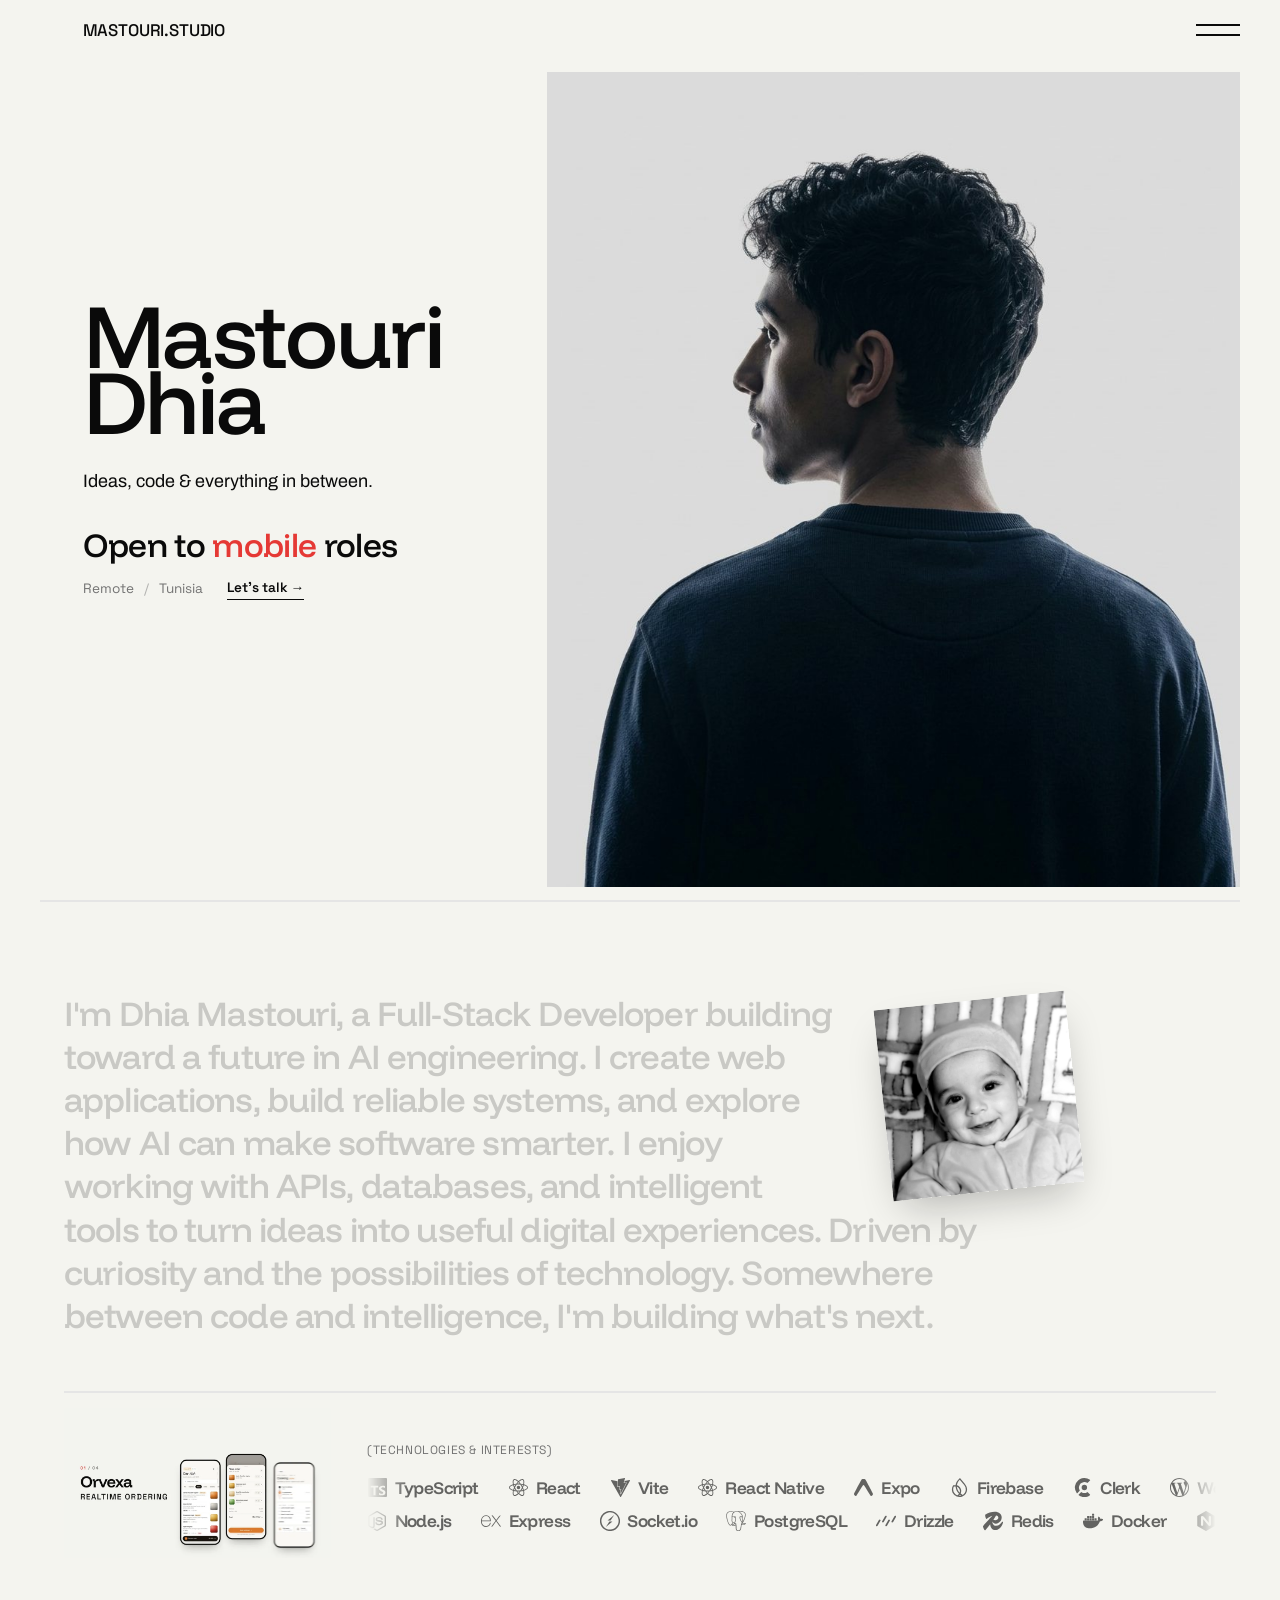
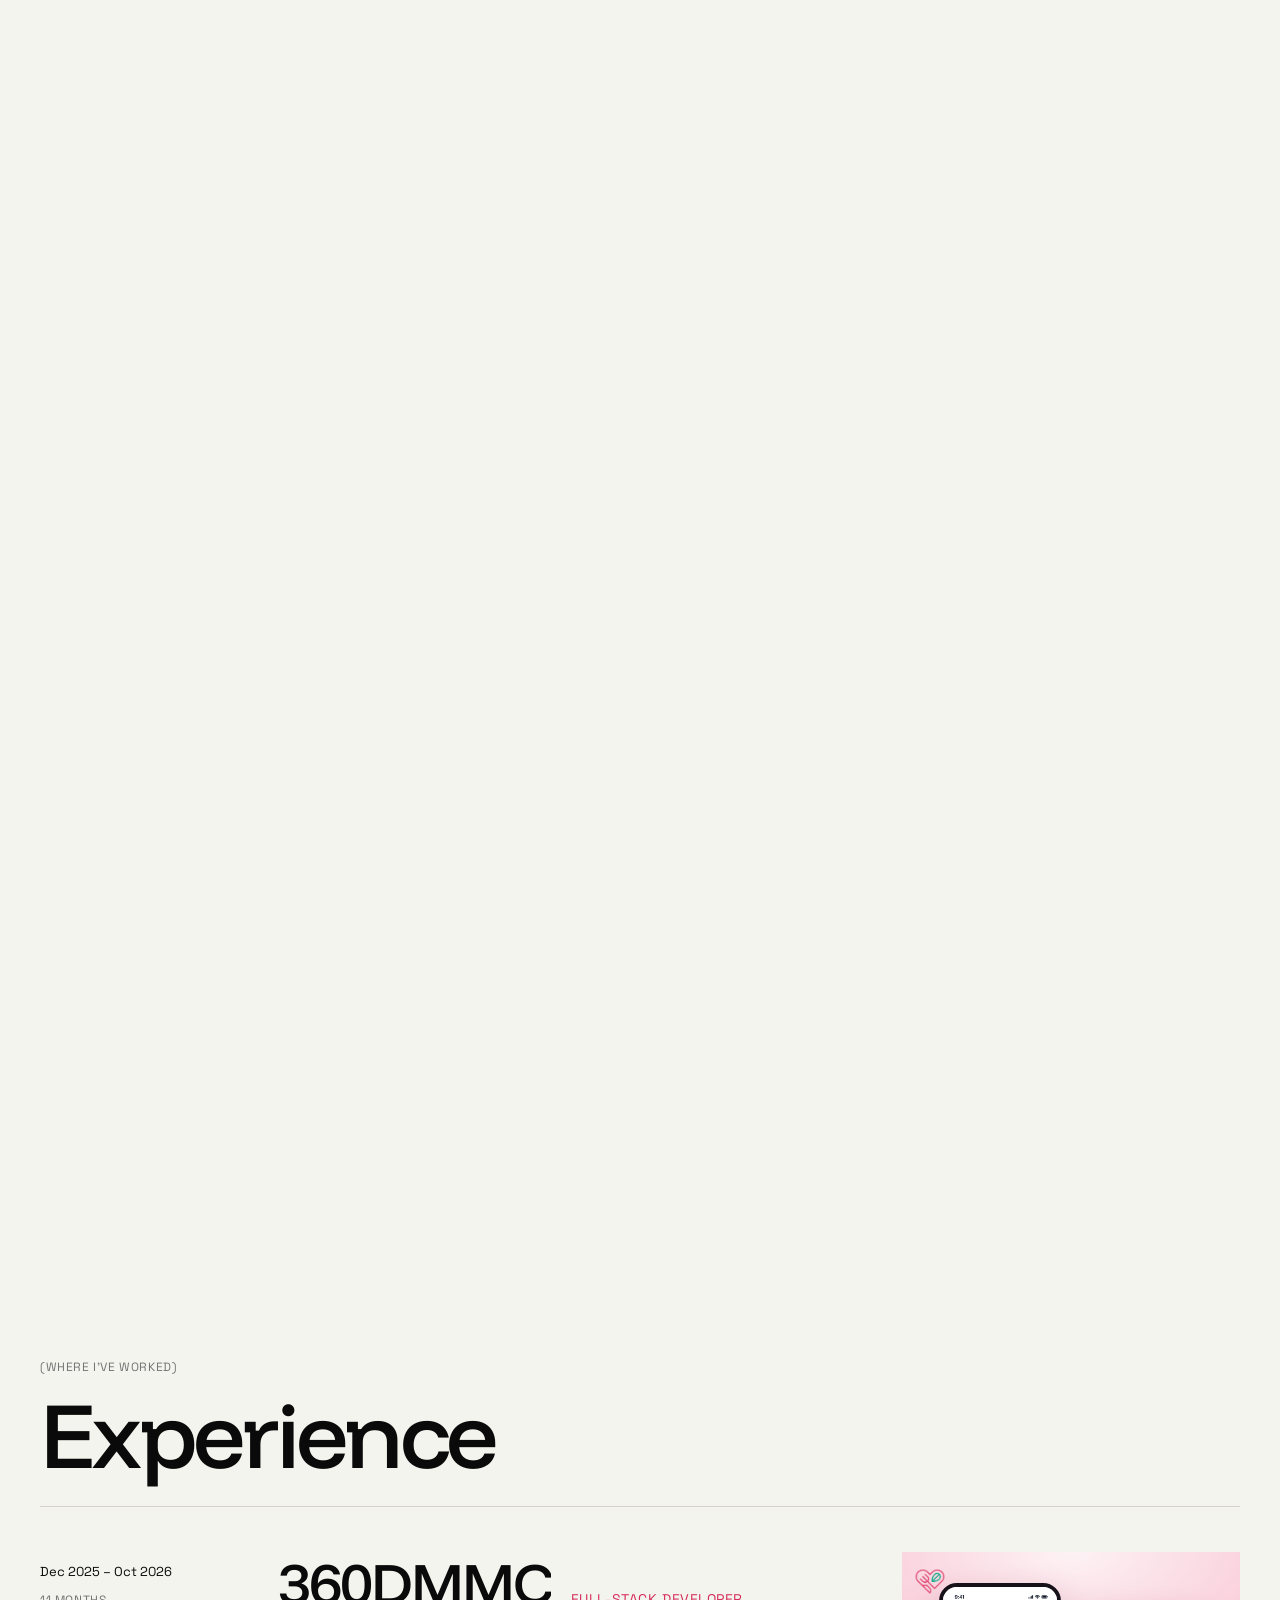
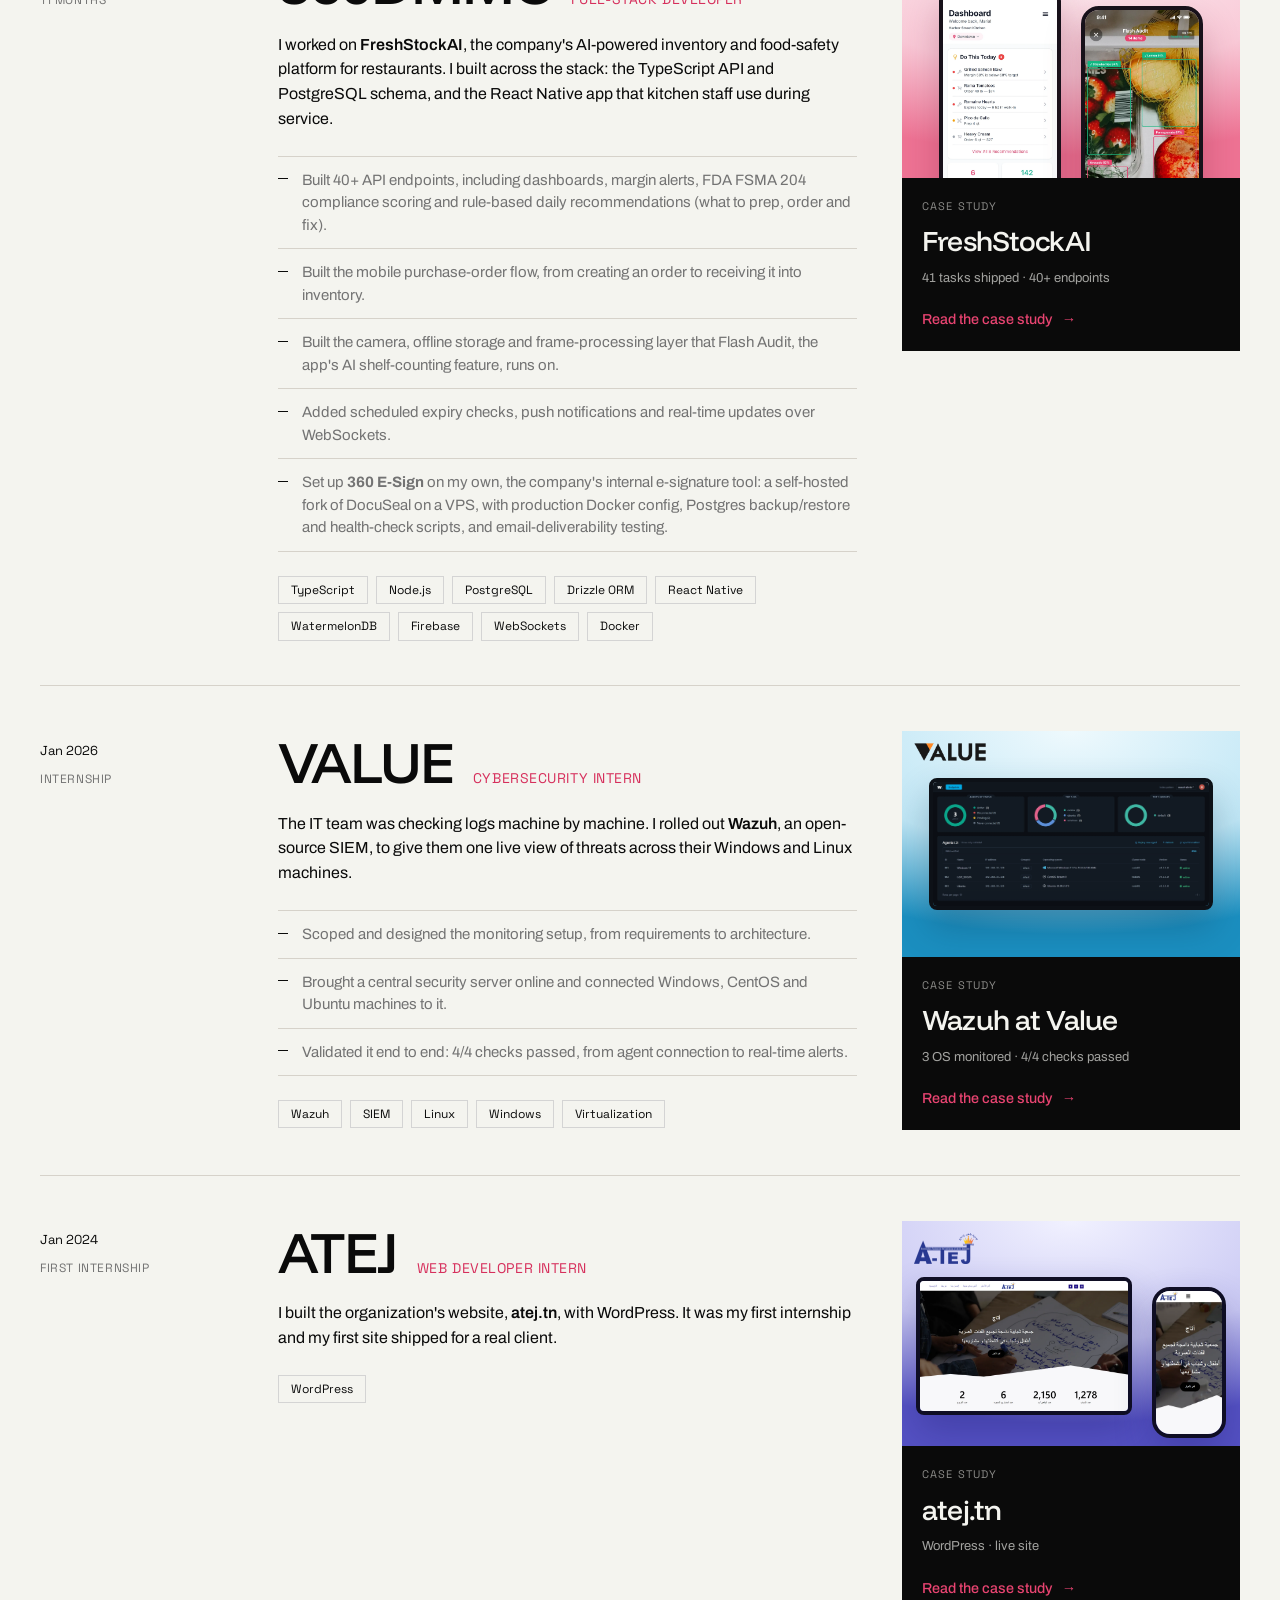
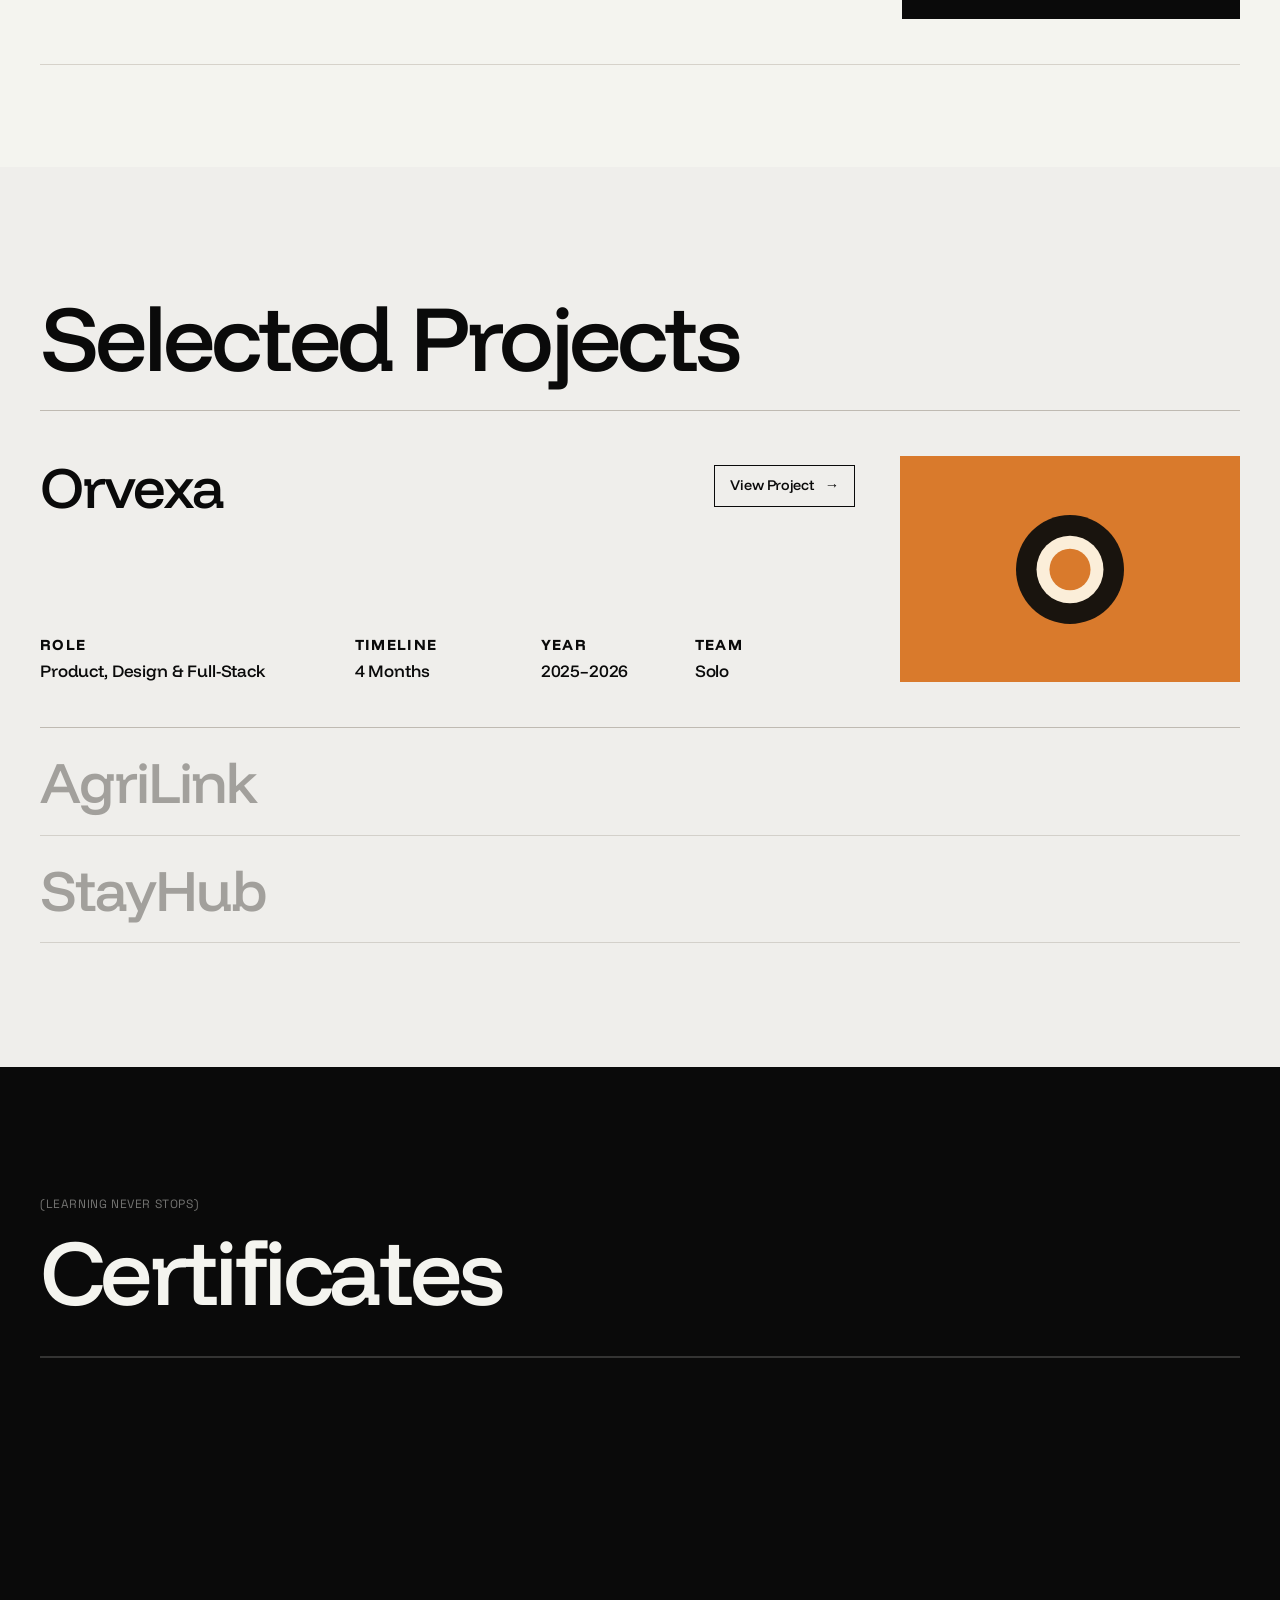
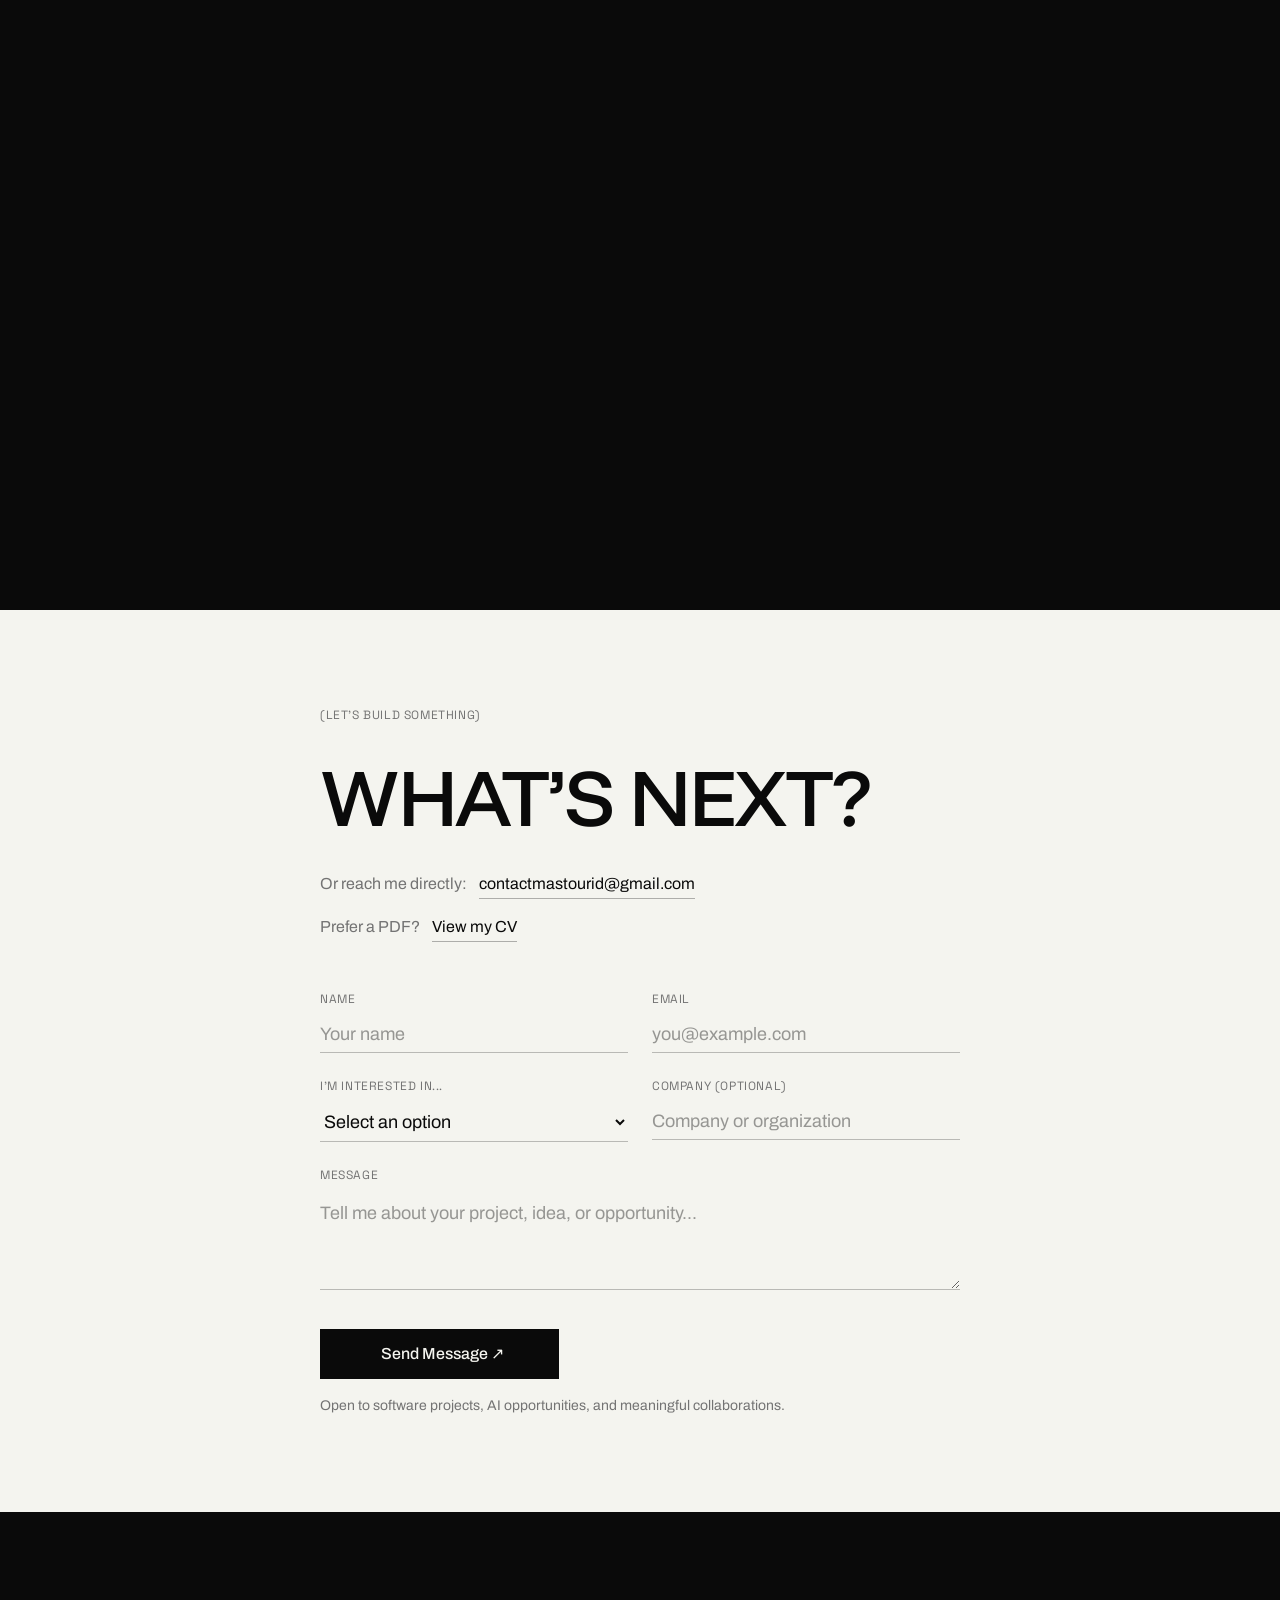
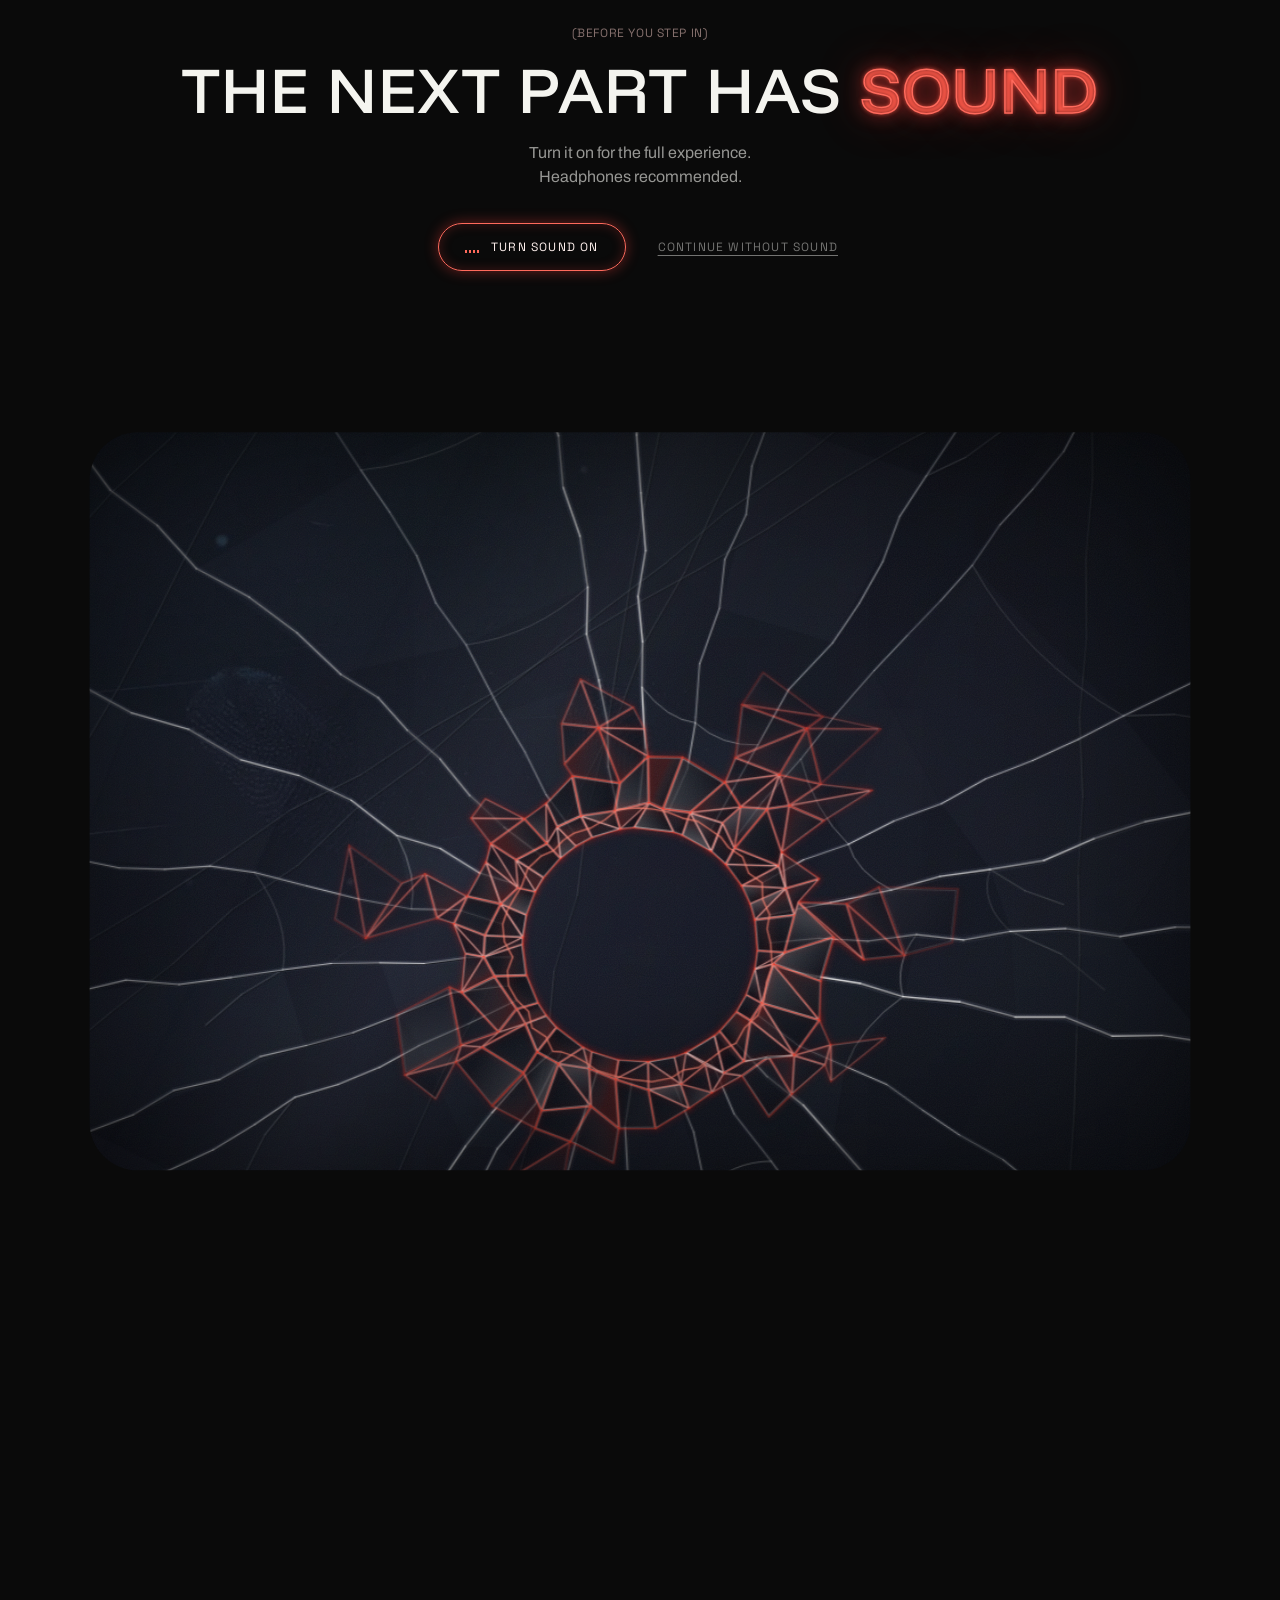
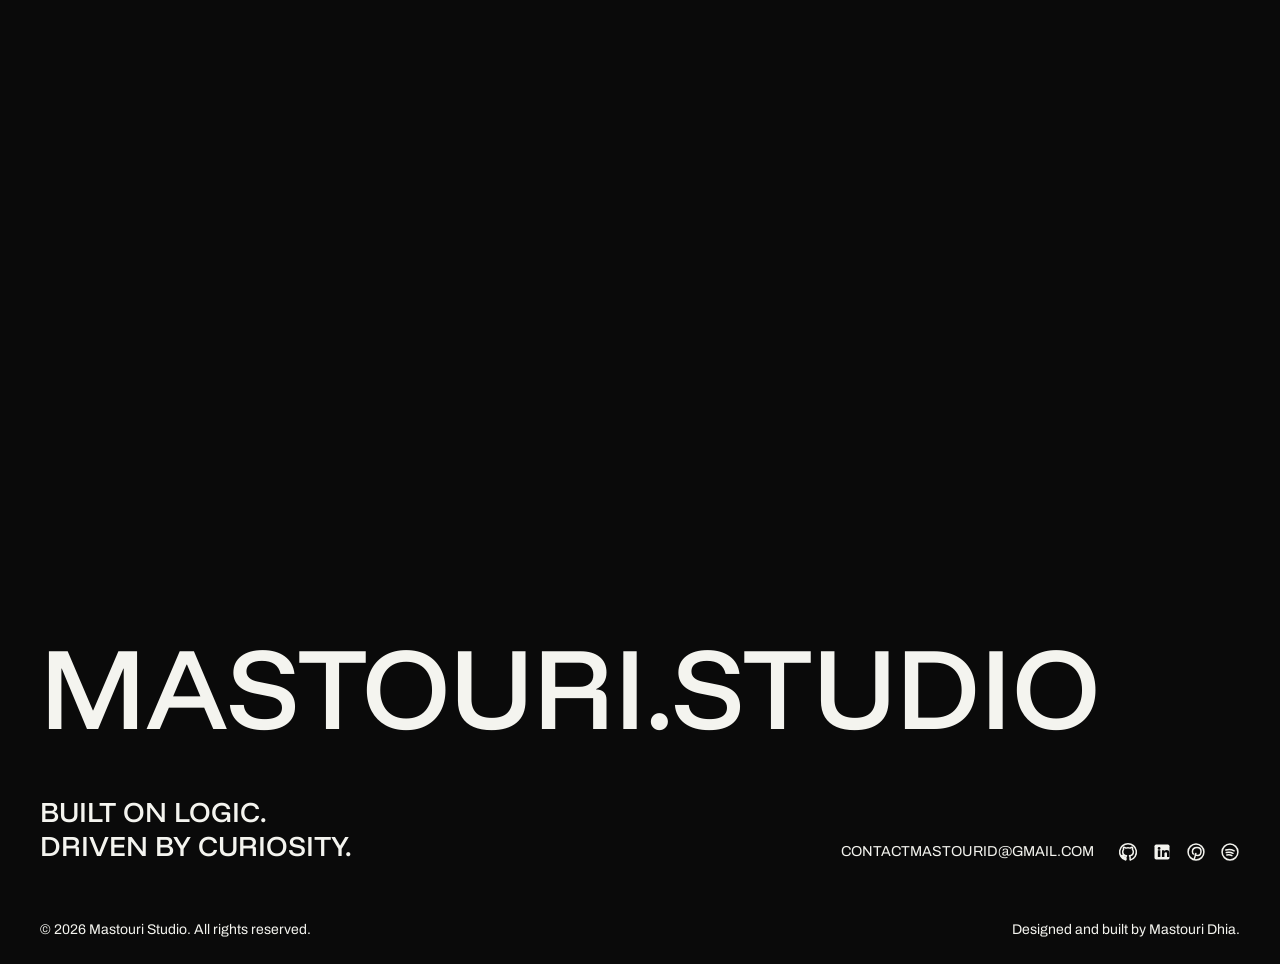
<file: index.html>
<!DOCTYPE html>
<html lang="en">
<head>
  <meta charset="UTF-8" />
  <meta name="viewport" content="width=device-width, initial-scale=1" />
  <title>Mastouri Dhia - Full-Stack Developer | Mastouri Studio</title>
  <meta name="description" content="Portfolio of Mastouri Dhia, full-stack developer from Tunisia building APIs, mobile apps and AI-powered products. Case studies in TypeScript, React Native, Node.js and PostgreSQL: Orvexa, FreshStockAI, AgriLink and more." />
  <meta name="author" content="Mastouri Dhia" />
  <meta name="theme-color" content="#0c0c0e" />
  <link rel="icon" type="image/svg+xml" href="favicon.svg" />
  <link rel="canonical" href="https://mastouristudio.netlify.app/" />

  <!-- Social sharing -->
  <meta property="og:type" content="website" />
  <meta property="og:site_name" content="Mastouri Studio" />
  <meta property="og:locale" content="en_US" />
  <meta property="og:url" content="https://mastouristudio.netlify.app/" />
  <meta property="og:title" content="Mastouri Dhia - Full-Stack Developer" />
  <meta property="og:description" content="Portfolio of Mastouri Dhia, full-stack developer from Tunisia building APIs, mobile apps and AI-powered products." />
  <meta property="og:image" content="https://mastouristudio.netlify.app/images/social/home.jpg" />
  <meta property="og:image:width" content="1200" />
  <meta property="og:image:height" content="630" />
  <meta property="og:image:alt" content="Mastouri Dhia, Full-Stack Developer" />
  <meta name="twitter:card" content="summary_large_image" />
  <meta name="twitter:title" content="Mastouri Dhia - Full-Stack Developer" />
  <meta name="twitter:description" content="Portfolio of Mastouri Dhia, full-stack developer from Tunisia." />
  <meta name="twitter:image" content="https://mastouristudio.netlify.app/images/social/home.jpg" />

  <!-- Structured data: tells search engines who this site is about -->
  <script type="application/ld+json">
  {
    "@context": "https://schema.org",
    "@graph": [
      {
        "@type": "WebSite",
        "@id": "https://mastouristudio.netlify.app/#website",
        "url": "https://mastouristudio.netlify.app/",
        "name": "Mastouri Studio",
        "author": { "@id": "https://mastouristudio.netlify.app/#person" }
      },
      {
        "@type": "Person",
        "@id": "https://mastouristudio.netlify.app/#person",
        "name": "Mastouri Dhia",
        "alternateName": "Dhia Mastouri",
        "url": "https://mastouristudio.netlify.app/",
        "image": "https://mastouristudio.netlify.app/images/hero-portrait.jpg",
        "jobTitle": "Full-Stack Developer",
        "email": "mailto:contactmastourid@gmail.com",
        "address": { "@type": "PostalAddress", "addressCountry": "TN" },
        "knowsAbout": ["Full-Stack Development", "AI Integration", "TypeScript", "React Native", "Node.js", "PostgreSQL", "Automation", "Cybersecurity"],
        "sameAs": [
          "https://github.com/mastouridhia",
          "https://www.linkedin.com/in/mastouri-dhia",
          "https://www.pinterest.com/dhiamastouri30/",
          "https://open.spotify.com/user/315sq3ebs6kro6jbhpxjwou44ooe"
        ]
      }
    ]
  }
  </script>

  <!-- Local fonts -->
  <link rel="preload" href="fonts/funnel-display.woff2" as="font" crossorigin type="font/woff2" />
  <link rel="preload" href="fonts/archivo.woff2" as="font" crossorigin type="font/woff2" />
  <link rel="preload" href="fonts/space-grotesk.woff2" as="font" crossorigin type="font/woff2" />

  <!-- Back from the Outside page: open on its cream wash (see styles.css) -->
  <script>
    try { if (sessionStorage.getItem("otf-return") === "1") { sessionStorage.removeItem("otf-return"); document.documentElement.classList.add("from-upside"); } } catch (e) {}
  </script>

  <!-- Styles -->
  <link rel="stylesheet" href="css/styles.css" />
  <!-- Analytics (Umami, cookie-free). Counts only on data-domains, so local testing is ignored -->
  <script defer src="https://cloud.umami.is/script.js" data-website-id="afde05f1-8b65-4721-976c-ca45010f0aeb" data-domains="mastouristudio.netlify.app"></script>
</head>
<body>

  <!-- ===== Intro loader (MASTOURI) ===== -->
  <div class="intro-loader" data-intro>
    <div class="intro-word">
      <span class="intro-side intro-side--left">
        <span class="intro-letter" style="--i:0">M</span>
        <span class="intro-letter" style="--i:1">A</span>
        <span class="intro-letter" style="--i:2">S</span>
        <span class="intro-letter" style="--i:3">T</span>
      </span>
      <span class="intro-chip" data-intro-chip>
        <img src="images/intro/intro-1.webp" alt="" class="intro-chip-img" data-intro-img />
      </span>
      <span class="intro-side intro-side--right">
        <span class="intro-letter" style="--i:4">O</span>
        <span class="intro-letter" style="--i:5">U</span>
        <span class="intro-letter" style="--i:6">R</span>
        <span class="intro-letter" style="--i:7">I</span>
      </span>
    </div>
  </div>

  <!-- ===== Navigation ===== -->
  <header class="site-nav" data-nav>
    <div class="container nav-inner">
      <a href="#top" class="nav-logo" aria-label="Mastouri's Studio home">
        MASTOURI.STUDIO
      </a>
      <button class="nav-toggle" data-menu-toggle aria-expanded="false" aria-controls="site-menu" aria-label="Open menu">
        <span></span><span></span>
      </button>
    </div>
  </header>

  <!-- ===== Full-screen menu overlay ===== -->
  <div class="menu-scrim" data-menu-scrim></div>
  <nav class="site-menu" id="site-menu" data-menu aria-hidden="true">
    <div class="container">
      <ul class="menu-list">
        <li><a href="#top" data-menu-link data-hw><span class="hw-text" data-hw-text>Home</span></a></li>
        <li><a href="#experience" data-menu-link data-hw><span class="hw-text" data-hw-text>Experience</span></a></li>
        <li><a href="#projects" data-menu-link data-hw><span class="hw-text" data-hw-text>Projects</span></a></li>
        <li><a href="#certificates" data-menu-link data-hw><span class="hw-text" data-hw-text>Certificates</span></a></li>
        <li><a href="#contact-form" data-menu-link data-hw><span class="hw-text" data-hw-text>Contact</span></a></li>
        <li><a href="#outside" data-menu-link data-hw><span class="hw-text" data-hw-text>Outside the Frame</span></a></li>
      </ul>
      <div class="menu-foot">
        <a href="mailto:contactmastourid@gmail.com" class="menu-email" data-menu-link>contactmastourid@gmail.com</a>
        <a href="Dhiaeddine_Mastouri_CV.pdf" class="menu-email" target="_blank" rel="noopener" data-menu-link>View my CV &nearr;</a>
      </div>
    </div>
  </nav>

  <main id="main">
    <!-- ===== HERO ===== -->
    <section id="top" class="hero">
      <div class="container hero-inner">
        <!-- Portrait (desktop, positioned right) -->
        <div class="hero-portrait hero-portrait--desktop" data-hero-portrait>
          <img src="images/hero-portrait.jpg" alt="Mastouri Dhia" width="976" height="1091" fetchpriority="high" />
        </div>

        <!-- Portrait (mobile) -->
        <div class="hero-portrait hero-portrait--mobile">
          <img src="images/hero-portrait.jpg" alt="Mastouri Dhia" width="976" height="1091" />
        </div>


<!-- Hero text -->
<div class="hero-content" data-hero-content>
  <h1 class="hero-name">
    <span class="hero-name-line" data-parallax-line="1">
      Mastouri
    </span>
    <span class="hero-name-line" data-parallax-line="2">Dhia</span>
  </h1>

  <p class="hero-tagline">
    <span>Ideas, code & everything in between.</span>
  </p>

  <!-- Availability: edit the roles in data-hire-roles (they rotate) and the place line -->
  <div class="hero-hire" data-hire>
    <p class="hero-hire__line">
      <span class="sr-only">Open to full-stack, mobile and AI integration roles, remote or in Tunisia.</span>
      <span aria-hidden="true">Open to
        <span class="hero-hire__roles" data-hire-roles>
          <span class="is-in">full-stack</span>
          <span>mobile</span>
          <span>AI integration</span>
        </span>
        roles</span>
    </p>
    <p class="hero-hire__where">
      <span>Remote</span><span class="hero-hire__sep" aria-hidden="true">/</span><span>Tunisia</span>
      <a class="hero-hire__cta" href="#contact-form">Let's talk <span class="hero-hire__arrow" aria-hidden="true">&rarr;</span></a>
    </p>
  </div>
</div>
</div>
<div class="container"><div class="rule"></div></div>
</section>


    <!-- ===== STUDIO / ABOUT ===== -->
 
<section id="studio" class="studio">
  <div class="container">
    <div class="studio-wave-stage" data-wave-track>
      <div class="studio-wave-content">
        <p class="studio-lead" data-wave>
        <span class="studio-float" aria-hidden="true">
          <span class="studio-float-inner">
            <img src="images/about-float-baby.jpg" alt="" data-reveal-img />
          </span>
        </span>

<span class="wave-words">
  <span class="wave-word">I'm</span>
  <span class="wave-word">Dhia</span>
  <span class="wave-word">Mastouri,</span>
  <span class="wave-word">a</span>
  <span class="wave-word">Full-Stack</span>
  <span class="wave-word">Developer</span>
  <span class="wave-word">building</span>
  <span class="wave-word">toward</span>
  <span class="wave-word">a</span>
  <span class="wave-word">future</span>
  <span class="wave-word">in</span>
  <span class="wave-word">AI</span>
  <span class="wave-word">engineering.</span>
  <span class="wave-word">I</span>
  <span class="wave-word">create</span>
  <span class="wave-word">web</span>
  <span class="wave-word">applications,</span>
  <span class="wave-word">build</span>
  <span class="wave-word">reliable</span>
  <span class="wave-word">systems,</span>
  <span class="wave-word">and</span>
  <span class="wave-word">explore</span>
  <span class="wave-word">how</span>
  <span class="wave-word">AI</span>
  <span class="wave-word">can</span>
  <span class="wave-word">make</span>
  <span class="wave-word">software</span>
  <span class="wave-word">smarter.</span>
  <span class="wave-word">I</span>
  <span class="wave-word">enjoy</span>
  <span class="wave-word">working</span>
  <span class="wave-word">with</span>
  <span class="wave-word">APIs,</span>
  <span class="wave-word">databases,</span>
  <span class="wave-word">and</span>
  <span class="wave-word">intelligent</span>
  <span class="wave-word">tools</span>
  <span class="wave-word">to</span>
  <span class="wave-word">turn</span>
  <span class="wave-word">ideas</span>
  <span class="wave-word">into</span>
  <span class="wave-word">useful</span>
  <span class="wave-word">digital</span>
  <span class="wave-word">experiences.</span>
  <span class="wave-word">Driven</span>
  <span class="wave-word">by</span>
  <span class="wave-word">curiosity</span>
  <span class="wave-word">and</span>
  <span class="wave-word">the</span>
  <span class="wave-word">possibilities</span>
  <span class="wave-word">of</span>
  <span class="wave-word">technology.</span>
  <span class="wave-word">Somewhere</span>
  <span class="wave-word">between</span>
  <span class="wave-word">code</span>
  <span class="wave-word">and</span>
  <span class="wave-word">intelligence,</span>
  <span class="wave-word">I'm</span>
  <span class="wave-word">building</span>
  <span class="wave-word">what's</span>
  <span class="wave-word">next.</span>
</span>
          <div class="rule studio-rule"></div>

          <div class="studio-bottom">
            <div class="studio-reel">
              <video
                poster="videos/showreel/showreel-9s-poster.webp"
                muted
                loop
                playsinline
                preload="none"
                aria-label="Software development and AI showcase"
              >
                <source src="videos/showreel/showreel-9s.mp4" type="video/mp4" />
              </video>
            </div>

            <div class="studio-clients">
              <p class="section-label">(TECHNOLOGIES &amp; INTERESTS)</p>
              <div class="marquee studio-marquee" aria-label="Technologies: TypeScript, React, Vite, React Native, Expo, Firebase, Clerk, WordPress, Vitest, Playwright, Postman">
                <div class="marquee-track">
                  <div class="marquee-group">
                      <span class="tech-wordmark tech-wordmark--typescript"><span class="tech-logo" style="-webkit-mask-image: url(images/tech/typescript.svg); mask-image: url(images/tech/typescript.svg)" aria-hidden="true"></span>TypeScript</span>
                      <span class="tech-wordmark tech-wordmark--react"><span class="tech-logo" style="-webkit-mask-image: url(images/tech/react.svg); mask-image: url(images/tech/react.svg)" aria-hidden="true"></span>React</span>
                      <span class="tech-wordmark tech-wordmark--vite"><span class="tech-logo" style="-webkit-mask-image: url(images/tech/vite.svg); mask-image: url(images/tech/vite.svg)" aria-hidden="true"></span>Vite</span>
                      <span class="tech-wordmark tech-wordmark--react-native"><span class="tech-logo" style="-webkit-mask-image: url(images/tech/react.svg); mask-image: url(images/tech/react.svg)" aria-hidden="true"></span>React Native</span>
                      <span class="tech-wordmark tech-wordmark--expo"><span class="tech-logo" style="-webkit-mask-image: url(images/tech/expo.svg); mask-image: url(images/tech/expo.svg)" aria-hidden="true"></span>Expo</span>
                      <span class="tech-wordmark tech-wordmark--firebase"><span class="tech-logo" style="-webkit-mask-image: url(images/tech/firebase.svg); mask-image: url(images/tech/firebase.svg)" aria-hidden="true"></span>Firebase</span>
                      <span class="tech-wordmark tech-wordmark--clerk"><span class="tech-logo" style="-webkit-mask-image: url(images/tech/clerk.svg); mask-image: url(images/tech/clerk.svg)" aria-hidden="true"></span>Clerk</span>
                      <span class="tech-wordmark tech-wordmark--wordpress"><span class="tech-logo" style="-webkit-mask-image: url(images/tech/wordpress.svg); mask-image: url(images/tech/wordpress.svg)" aria-hidden="true"></span>WordPress</span>
                      <span class="tech-wordmark tech-wordmark--vitest"><span class="tech-logo" style="-webkit-mask-image: url(images/tech/vitest.svg); mask-image: url(images/tech/vitest.svg)" aria-hidden="true"></span>Vitest</span>
                      <span class="tech-wordmark tech-wordmark--playwright"><span class="tech-logo" style="-webkit-mask-image: url(images/tech/playwright.svg); mask-image: url(images/tech/playwright.svg)" aria-hidden="true"></span>Playwright</span>
                      <span class="tech-wordmark tech-wordmark--postman"><span class="tech-logo" style="-webkit-mask-image: url(images/tech/postman.svg); mask-image: url(images/tech/postman.svg)" aria-hidden="true"></span>Postman</span>
                  </div>
                  <div class="marquee-group" aria-hidden="true">
                      <span class="tech-wordmark tech-wordmark--typescript"><span class="tech-logo" style="-webkit-mask-image: url(images/tech/typescript.svg); mask-image: url(images/tech/typescript.svg)" aria-hidden="true"></span>TypeScript</span>
                      <span class="tech-wordmark tech-wordmark--react"><span class="tech-logo" style="-webkit-mask-image: url(images/tech/react.svg); mask-image: url(images/tech/react.svg)" aria-hidden="true"></span>React</span>
                      <span class="tech-wordmark tech-wordmark--vite"><span class="tech-logo" style="-webkit-mask-image: url(images/tech/vite.svg); mask-image: url(images/tech/vite.svg)" aria-hidden="true"></span>Vite</span>
                      <span class="tech-wordmark tech-wordmark--react-native"><span class="tech-logo" style="-webkit-mask-image: url(images/tech/react.svg); mask-image: url(images/tech/react.svg)" aria-hidden="true"></span>React Native</span>
                      <span class="tech-wordmark tech-wordmark--expo"><span class="tech-logo" style="-webkit-mask-image: url(images/tech/expo.svg); mask-image: url(images/tech/expo.svg)" aria-hidden="true"></span>Expo</span>
                      <span class="tech-wordmark tech-wordmark--firebase"><span class="tech-logo" style="-webkit-mask-image: url(images/tech/firebase.svg); mask-image: url(images/tech/firebase.svg)" aria-hidden="true"></span>Firebase</span>
                      <span class="tech-wordmark tech-wordmark--clerk"><span class="tech-logo" style="-webkit-mask-image: url(images/tech/clerk.svg); mask-image: url(images/tech/clerk.svg)" aria-hidden="true"></span>Clerk</span>
                      <span class="tech-wordmark tech-wordmark--wordpress"><span class="tech-logo" style="-webkit-mask-image: url(images/tech/wordpress.svg); mask-image: url(images/tech/wordpress.svg)" aria-hidden="true"></span>WordPress</span>
                      <span class="tech-wordmark tech-wordmark--vitest"><span class="tech-logo" style="-webkit-mask-image: url(images/tech/vitest.svg); mask-image: url(images/tech/vitest.svg)" aria-hidden="true"></span>Vitest</span>
                      <span class="tech-wordmark tech-wordmark--playwright"><span class="tech-logo" style="-webkit-mask-image: url(images/tech/playwright.svg); mask-image: url(images/tech/playwright.svg)" aria-hidden="true"></span>Playwright</span>
                      <span class="tech-wordmark tech-wordmark--postman"><span class="tech-logo" style="-webkit-mask-image: url(images/tech/postman.svg); mask-image: url(images/tech/postman.svg)" aria-hidden="true"></span>Postman</span>
                  </div>
                </div>
              </div>
              <div class="marquee studio-marquee studio-marquee--reverse" aria-label="Technologies and interests: Node.js, Express, Socket.io, PostgreSQL, Drizzle, Redis, Docker, nginx, Linux, AI, Cybersecurity">
                <div class="marquee-track">
                  <div class="marquee-group">
                      <span class="tech-wordmark tech-wordmark--node"><span class="tech-logo" style="-webkit-mask-image: url(images/tech/nodedotjs.svg); mask-image: url(images/tech/nodedotjs.svg)" aria-hidden="true"></span>Node.js</span>
                      <span class="tech-wordmark tech-wordmark--express"><span class="tech-logo" style="-webkit-mask-image: url(images/tech/express.svg); mask-image: url(images/tech/express.svg)" aria-hidden="true"></span>Express</span>
                      <span class="tech-wordmark tech-wordmark--socket"><span class="tech-logo" style="-webkit-mask-image: url(images/tech/socketdotio.svg); mask-image: url(images/tech/socketdotio.svg)" aria-hidden="true"></span>Socket.io</span>
                      <span class="tech-wordmark tech-wordmark--postgres"><span class="tech-logo" style="-webkit-mask-image: url(images/tech/postgresql.svg); mask-image: url(images/tech/postgresql.svg)" aria-hidden="true"></span>PostgreSQL</span>
                      <span class="tech-wordmark tech-wordmark--drizzle"><span class="tech-logo" style="-webkit-mask-image: url(images/tech/drizzle.svg); mask-image: url(images/tech/drizzle.svg)" aria-hidden="true"></span>Drizzle</span>
                      <span class="tech-wordmark tech-wordmark--redis"><span class="tech-logo" style="-webkit-mask-image: url(images/tech/redis.svg); mask-image: url(images/tech/redis.svg)" aria-hidden="true"></span>Redis</span>
                      <span class="tech-wordmark tech-wordmark--docker"><span class="tech-logo" style="-webkit-mask-image: url(images/tech/docker.svg); mask-image: url(images/tech/docker.svg)" aria-hidden="true"></span>Docker</span>
                      <span class="tech-wordmark tech-wordmark--nginx"><span class="tech-logo" style="-webkit-mask-image: url(images/tech/nginx.svg); mask-image: url(images/tech/nginx.svg)" aria-hidden="true"></span>nginx</span>
                      <span class="tech-wordmark tech-wordmark--linux"><span class="tech-logo" style="-webkit-mask-image: url(images/tech/linux.svg); mask-image: url(images/tech/linux.svg)" aria-hidden="true"></span>Linux</span>
                      <span class="tech-wordmark tech-wordmark--ai"><span class="tech-logo" style="-webkit-mask-image: url(images/tech/ai.svg); mask-image: url(images/tech/ai.svg)" aria-hidden="true"></span>AI</span>
                      <span class="tech-wordmark tech-wordmark--security"><span class="tech-logo" style="-webkit-mask-image: url(images/tech/security.svg); mask-image: url(images/tech/security.svg)" aria-hidden="true"></span>Cybersecurity</span>
                  </div>
                  <div class="marquee-group" aria-hidden="true">
                      <span class="tech-wordmark tech-wordmark--node"><span class="tech-logo" style="-webkit-mask-image: url(images/tech/nodedotjs.svg); mask-image: url(images/tech/nodedotjs.svg)" aria-hidden="true"></span>Node.js</span>
                      <span class="tech-wordmark tech-wordmark--express"><span class="tech-logo" style="-webkit-mask-image: url(images/tech/express.svg); mask-image: url(images/tech/express.svg)" aria-hidden="true"></span>Express</span>
                      <span class="tech-wordmark tech-wordmark--socket"><span class="tech-logo" style="-webkit-mask-image: url(images/tech/socketdotio.svg); mask-image: url(images/tech/socketdotio.svg)" aria-hidden="true"></span>Socket.io</span>
                      <span class="tech-wordmark tech-wordmark--postgres"><span class="tech-logo" style="-webkit-mask-image: url(images/tech/postgresql.svg); mask-image: url(images/tech/postgresql.svg)" aria-hidden="true"></span>PostgreSQL</span>
                      <span class="tech-wordmark tech-wordmark--drizzle"><span class="tech-logo" style="-webkit-mask-image: url(images/tech/drizzle.svg); mask-image: url(images/tech/drizzle.svg)" aria-hidden="true"></span>Drizzle</span>
                      <span class="tech-wordmark tech-wordmark--redis"><span class="tech-logo" style="-webkit-mask-image: url(images/tech/redis.svg); mask-image: url(images/tech/redis.svg)" aria-hidden="true"></span>Redis</span>
                      <span class="tech-wordmark tech-wordmark--docker"><span class="tech-logo" style="-webkit-mask-image: url(images/tech/docker.svg); mask-image: url(images/tech/docker.svg)" aria-hidden="true"></span>Docker</span>
                      <span class="tech-wordmark tech-wordmark--nginx"><span class="tech-logo" style="-webkit-mask-image: url(images/tech/nginx.svg); mask-image: url(images/tech/nginx.svg)" aria-hidden="true"></span>nginx</span>
                      <span class="tech-wordmark tech-wordmark--linux"><span class="tech-logo" style="-webkit-mask-image: url(images/tech/linux.svg); mask-image: url(images/tech/linux.svg)" aria-hidden="true"></span>Linux</span>
                      <span class="tech-wordmark tech-wordmark--ai"><span class="tech-logo" style="-webkit-mask-image: url(images/tech/ai.svg); mask-image: url(images/tech/ai.svg)" aria-hidden="true"></span>AI</span>
                      <span class="tech-wordmark tech-wordmark--security"><span class="tech-logo" style="-webkit-mask-image: url(images/tech/security.svg); mask-image: url(images/tech/security.svg)" aria-hidden="true"></span>Cybersecurity</span>
                  </div>
                </div>
              </div>
            </div>
          </div>
        </div>
    </div>

  </div>
</section>

    <!-- ===== EXPERIENCE ===== -->
    <section id="experience" class="xp" aria-labelledby="xp-heading">
      <div class="container">
        <header class="section-head xp-head">
          <p class="section-label">(WHERE I'VE WORKED)</p>
          <h2 class="xp-heading" id="xp-heading">Experience</h2>
        </header>
        <div class="xp-rule" aria-hidden="true"></div>

        <article class="xp-role">
          <div class="xp-role__when">
            <span class="xp-role__period">Dec 2025 – Oct 2026</span>
            <span class="xp-role__status">11 months</span>
          </div>

          <div class="xp-role__main">
            <div class="xp-role__head">
              <h3 class="xp-role__company">360dmmc</h3>
              <p class="xp-role__title">Full-Stack Developer</p>
            </div>
            <p class="xp-role__summary">
              I worked on <strong>FreshStockAI</strong>, the company's AI-powered inventory and food-safety platform for
              restaurants. I built across the stack: the TypeScript API and PostgreSQL schema, and the React Native
              app that kitchen staff use during service.
            </p>
            <ul class="xp-role__points">
              <li>Built 40+ API endpoints, including dashboards, margin alerts, FDA FSMA 204 compliance scoring and rule-based daily recommendations (what to prep, order and fix).</li>
              <li>Built the mobile purchase-order flow, from creating an order to receiving it into inventory.</li>
              <li>Built the camera, offline storage and frame-processing layer that Flash Audit, the app's AI shelf-counting feature, runs on.</li>
              <li>Added scheduled expiry checks, push notifications and real-time updates over WebSockets.</li>
              <li>Set up <strong>360 E-Sign</strong> on my own, the company's internal e-signature tool: a self-hosted fork of DocuSeal on a VPS, with production Docker config, Postgres backup/restore and health-check scripts, and email-deliverability testing.</li>
            </ul>
            <ul class="xp-role__stack" aria-label="Technologies used">
              <li>TypeScript</li>
              <li>Node.js</li>
              <li>PostgreSQL</li>
              <li>Drizzle ORM</li>
              <li>React Native</li>
              <li>WatermelonDB</li>
              <li>Firebase</li>
              <li>WebSockets</li>
              <li>Docker</li>
            </ul>
          </div>

          <a class="xp-case" href="work/freshstockai/" aria-label="FreshStockAI case study">
            <span class="xp-case__media">
              <img class="xp-case__logo" src="images/projects/freshstockai/freshstockai-logo.png" alt="" width="307" height="308" />
              <img class="xp-case__screen" src="images/projects/freshstockai/screens/dashboard.webp" alt="" width="786" height="1704" />
              <img class="xp-case__screen" src="images/projects/freshstockai/screens/audit.webp" alt="" width="786" height="1704" />
            </span>
            <span class="xp-case__body">
              <span class="xp-case__label">Case Study</span>
              <span class="xp-case__title">FreshStockAI</span>
              <span class="xp-case__stats">41 tasks shipped · 40+ endpoints</span>
              <span class="xp-case__cta">Read the case study <span aria-hidden="true">&rarr;</span></span>
            </span>
          </a>
        </article>

        <article class="xp-role">
          <div class="xp-role__when">
            <span class="xp-role__period">Jan 2026</span>
            <span class="xp-role__status">Internship</span>
          </div>

          <div class="xp-role__main">
            <div class="xp-role__head">
              <h3 class="xp-role__company">Value</h3>
              <p class="xp-role__title">Cybersecurity Intern</p>
            </div>
            <p class="xp-role__summary">
              The IT team was checking logs machine by machine. I rolled out <strong>Wazuh</strong>, an open-source
              SIEM, to give them one live view of threats across their Windows and Linux machines.
            </p>
            <ul class="xp-role__points">
              <li>Scoped and designed the monitoring setup, from requirements to architecture.</li>
              <li>Brought a central security server online and connected Windows, CentOS and Ubuntu machines to it.</li>
              <li>Validated it end to end: 4/4 checks passed, from agent connection to real-time alerts.</li>
            </ul>
            <ul class="xp-role__stack" aria-label="Technologies used">
              <li>Wazuh</li>
              <li>SIEM</li>
              <li>Linux</li>
              <li>Windows</li>
              <li>Virtualization</li>
            </ul>
          </div>

          <a class="xp-case xp-case--value" href="work/value/" aria-label="Value case study">
            <span class="xp-case__media">
              <img class="xp-case__logo" src="images/projects/value/value-logo.png" alt="" width="467" height="113" />
              <img class="xp-case__screen xp-case__screen--wide" src="images/projects/value/dashboard.webp" alt="" width="2800" height="1260" />
            </span>
            <span class="xp-case__body">
              <span class="xp-case__label">Case Study</span>
              <span class="xp-case__title">Wazuh at Value</span>
              <span class="xp-case__stats">3 OS monitored · 4/4 checks passed</span>
              <span class="xp-case__cta">Read the case study <span aria-hidden="true">&rarr;</span></span>
            </span>
          </a>
        </article>

        <article class="xp-role">
          <div class="xp-role__when">
            <span class="xp-role__period">Jan 2024</span>
            <span class="xp-role__status">First internship</span>
          </div>

          <div class="xp-role__main">
            <div class="xp-role__head">
              <h3 class="xp-role__company">ATEJ</h3>
              <p class="xp-role__title">Web Developer Intern</p>
            </div>
            <p class="xp-role__summary">
              I built the organization's website, <a href="https://atej.tn" target="_blank" rel="noopener"><strong>atej.tn</strong></a>,
              with WordPress. It was my first internship and my first site shipped for a real client.
            </p>
            <ul class="xp-role__stack" aria-label="Technologies used">
              <li>WordPress</li>
            </ul>
          </div>

          <a class="xp-case xp-case--atej" href="work/atej/" aria-label="ATEJ case study">
            <span class="xp-case__media">
              <img class="xp-case__logo" src="images/projects/atej/atej-logo.png" alt="" width="1024" height="497" />
              <img class="xp-case__screen xp-case__screen--wide" src="images/projects/atej/home.webp" alt="" width="1440" height="900" />
              <img class="xp-case__screen" src="images/projects/atej/home-mobile.webp" alt="" width="390" height="844" />
            </span>
            <span class="xp-case__body">
              <span class="xp-case__label">Case Study</span>
              <span class="xp-case__title">atej.tn</span>
              <span class="xp-case__stats">WordPress · live site</span>
              <span class="xp-case__cta">Read the case study <span aria-hidden="true">&rarr;</span></span>
            </span>
          </a>
        </article>
      </div>
    </section>

    <!-- ===== SELECTED PROJECTS ===== -->
    <section id="projects" class="projects has-active-project" aria-labelledby="projects-heading">
      <div class="container projects__inner">
        <h2 class="projects__heading" id="projects-heading">Selected Projects</h2>
        <div class="projects__rule" aria-hidden="true"></div>

        <a class="project-card is-active" href="work/orvexa/" aria-label="Orvexa - QR restaurant ordering and operations platform case study">
          <div class="project-card__copy">
            <div class="project-card__topline">
              <h2 class="project-card__title" data-wave>Orvexa</h2>
              <span class="project-card__button">View Project <span class="project-card__arrow" aria-hidden="true">&rarr;</span></span>
            </div>
            <dl class="project-card__details">
              <div class="project-card__detail"><dt>Role</dt><dd>Product, Design &amp; Full-Stack</dd></div>
              <div class="project-card__detail"><dt>Timeline</dt><dd>4 Months</dd></div>
              <div class="project-card__detail"><dt>Year</dt><dd>2025–2026</dd></div>
              <div class="project-card__detail"><dt>Team</dt><dd>Solo</dd></div>
            </dl>
          </div>
          <div class="project-card__media project-card__media--mark" style="--project-bg: #d97a2c">
            <img class="project-card__image project-card__image--mark" src="images/projects/orvexa/orvexa-mark.svg" alt="Orvexa logo" width="100" height="100">
            <span class="project-card__overlay" aria-hidden="true"><span class="project-card__tags"><span class="project-card__tag">Orvexa</span><span class="project-card__tag">Realtime</span><span class="project-card__tag">SaaS</span><span class="project-card__tag">Flagship</span></span></span>
          </div>
        </a>

        <a class="project-card" href="work/agrilink/" aria-label="AgriLink - Farmer network and plant diagnosis app case study, hackathon 2nd place">
          <div class="project-card__copy">
            <div class="project-card__topline">
              <h2 class="project-card__title" data-wave>AgriLink</h2>
              <span class="project-card__button">View Project <span class="project-card__arrow" aria-hidden="true">&rarr;</span></span>
            </div>
            <dl class="project-card__details">
              <div class="project-card__detail"><dt>Role</dt><dd>Mobile App Design &amp; Development</dd></div>
              <div class="project-card__detail"><dt>Result</dt><dd>Hackathon · 2nd Place</dd></div>
              <div class="project-card__detail"><dt>Year</dt><dd>2025</dd></div>
              <div class="project-card__detail"><dt>Stack</dt><dd>React Native · Expo · Firebase</dd></div>
            </dl>
          </div>
          <div class="project-card__media project-card__media--mark" style="--project-bg: #2e7d32">
            <img class="project-card__image project-card__image--mark" src="images/projects/agrilink/agrilink-mark.svg" alt="AgriLink logo" width="100" height="100">
            <span class="project-card__overlay" aria-hidden="true"><span class="project-card__tags"><span class="project-card__tag">AgriLink</span><span class="project-card__tag">AI Diagnosis</span><span class="project-card__tag">Maps</span><span class="project-card__tag">2nd Place</span></span></span>
          </div>
        </a>

        <a class="project-card" href="work/stayhub/" aria-label="StayHub - Mobile property booking app case study">
          <div class="project-card__copy">
            <div class="project-card__topline">
              <h2 class="project-card__title" data-wave>StayHub</h2>
              <span class="project-card__button">View Project <span class="project-card__arrow" aria-hidden="true">&rarr;</span></span>
            </div>
            <dl class="project-card__details">
              <div class="project-card__detail"><dt>Role</dt><dd>Mobile App Design &amp; Development</dd></div>
              <div class="project-card__detail"><dt>Stack</dt><dd>React Native · Expo · TypeScript</dd></div>
              <div class="project-card__detail"><dt>Year</dt><dd>2025</dd></div>
              <div class="project-card__detail"><dt>Team</dt><dd>Solo</dd></div>
            </dl>
          </div>
          <div class="project-card__media project-card__media--mark" style="--project-bg: #e0475f">
            <img class="project-card__image project-card__image--mark" src="images/projects/stayhub/stayhub-mark.svg" alt="StayHub logo" width="100" height="100">
            <span class="project-card__overlay" aria-hidden="true"><span class="project-card__tags"><span class="project-card__tag">StayHub</span><span class="project-card__tag">Mobile App</span><span class="project-card__tag">Maps &amp; Booking</span><span class="project-card__tag">Clerk Auth</span></span></span>
          </div>
        </a>
      </div>
    </section>

    <!-- ===== CERTIFICATES ===== -->
    <!-- One <li> per certificate. data-preview (optional) = image shown next to the cursor on hover. -->
    <section id="certificates" class="certs" aria-labelledby="certs-heading">
      <div class="container">
        <header class="certs-head">
          <p class="section-label">(LEARNING NEVER STOPS)</p>
          <h2 class="certs-heading" id="certs-heading">Certificates</h2>
        </header>
        <div class="certs-rule" aria-hidden="true"></div>

        <ul class="certs-list" data-certs>
          <li class="cert" data-preview="images/certificates/n8n-level-1.svg">
            <div class="cert__row">
              <span class="cert__n">01</span>
              <span class="cert__title">n8n Course · Level 1</span>
              <span class="cert__blurb"><span class="cert__issuer">n8n · Workflow Automation</span>Building automations from scratch: triggers, nodes, credentials and working with data between apps and APIs.</span>
            </div>
            <span class="cert__rule" aria-hidden="true"></span>
          </li>
          <li class="cert" data-preview="images/certificates/n8n-level-2.svg">
            <div class="cert__row">
              <span class="cert__n">02</span>
              <span class="cert__title">n8n Course · Level 2</span>
              <span class="cert__blurb"><span class="cert__issuer">n8n · Workflow Automation</span>Production-grade workflows: data structures, merging and splitting data, error handling and sub-workflows.</span>
            </div>
            <span class="cert__rule" aria-hidden="true"></span>
          </li>
          <li class="cert" data-preview="images/certificates/elife-ai-training.svg">
            <div class="cert__row">
              <span class="cert__n">03</span>
              <span class="cert__title">Introduction to AI</span>
              <span class="cert__blurb"><span class="cert__issuer">Centre Elife Sidi Bouzid · Certificate pending</span>Hands-on training on using AI day to day, to boost job search and employability, and to build a freelance or business career.</span>
            </div>
            <span class="cert__rule" aria-hidden="true"></span>
          </li>
          <li class="cert" data-preview="images/certificates/injaz-innovation-camp-card.jpg">
            <div class="cert__row">
              <span class="cert__n">04</span>
              <span class="cert__title">Innovation Camp</span>
              <span class="cert__blurb"><span class="cert__issuer">INJAZ Tunisia · JA Worldwide</span>Team challenge: turning a real-world problem into a business idea and pitching the solution to a jury.</span>
            </div>
            <span class="cert__rule" aria-hidden="true"></span>
          </li>
        </ul>
      </div>
      <div class="certs-preview" data-certs-preview aria-hidden="true"></div>
    </section>

<!-- ===== CONTACT FORM ===== -->
<section id="contact-form" class="contact">
  <div class="container contact-inner">
    <p class="section-label contact-label">
      (LET'S BUILD SOMETHING)
    </p>

    <h2 class="contact-title">What’s next?</h2>

    <p class="contact-direct">
      <span>Or reach me directly:</span>
      <a href="mailto:contactmastourid@gmail.com">
        contactmastourid@gmail.com
      </a>
    </p>
    <p class="contact-direct">
      <span>Prefer a PDF?</span>
      <a href="Dhiaeddine_Mastouri_CV.pdf" target="_blank" rel="noopener">View my CV</a>
    </p>

    <form class="contact-form" data-contact-form>
      <!-- Web3Forms access key (delivers submissions to contactmastourid@gmail.com) -->
      <input type="hidden" name="access_key" value="dbaef611-6465-4654-ae56-7bb57d946d82" />
      <input type="hidden" name="subject" value="New message from your portfolio" />
      <input type="hidden" name="from_name" value="Mastouri Studio portfolio" />
      <input type="checkbox" name="botcheck" class="form-honeypot" tabindex="-1" autocomplete="off" aria-hidden="true" />
      <div class="form-row">
        <div class="form-field">
          <label for="lead-name">Name</label>
          <input
            type="text"
            id="lead-name"
            name="name"
            autocomplete="name"
            placeholder="Your name"
            required
          />
        </div>

        <div class="form-field">
          <label for="lead-email">Email</label>
          <input
            type="email"
            id="lead-email"
            name="email"
            autocomplete="email"
            inputmode="email"
            placeholder="you@example.com"
            required
          />
        </div>
      </div>

      <div class="form-row">
        <div class="form-field">
          <label for="lead-reason">I'm interested in...</label>
          <select id="lead-reason" name="reason" required>
            <option value="" disabled selected>
              Select an option
            </option>
            <option value="ai-integration">
              AI Integration
            </option>
            <option value="automation">
              Automation / Workflows
            </option>
            <option value="fullstack">
              Full-Stack Development
            </option>
            <option value="freelance">
              Freelance Project
            </option>
            <option value="job">
              Job Opportunity
            </option>
            <option value="collaboration">
              Collaboration
            </option>
            <option value="other">
              Other
            </option>
          </select>
        </div>

        <div class="form-field">
          <label for="lead-company">Company (optional)</label>
          <input
            type="text"
            id="lead-company"
            name="company"
            autocomplete="organization"
            placeholder="Company or organization"
          />
        </div>
      </div>

          <div class="form-field form-field--wide">
            <label for="lead-message">Message</label>
            <textarea id="lead-message" name="message" rows="3" placeholder="Tell me about your project, idea, or opportunity..." required></textarea>
          </div>

      <div class="form-actions">
        <button
          type="submit"
          class="btn btn--invert"
          data-hw
        >
          <span class="hw-text" data-hw-text>
            Send Message ↗
          </span>
        </button>

        <p class="form-note" data-form-note>
          Open to software projects, AI opportunities, and meaningful collaborations.
        </p>
      </div>
    </form>
  </div>
</section>

    <!-- ===== SOUND GATE ===== -->
    <!-- Browsers keep a page silent until the visitor clicks, so ask here,
         just before the mirror. Shown by js/main.js (18); same switch as
         the sound button inside the section. -->
    <section class="otf-gate" aria-label="Sound for the next section" data-otf-gate hidden>
      <div class="container otf-gate__inner">
        <p class="section-label otf-gate__label">(Before you step in)</p>
        <p class="otf-gate__title">The next part has <span class="otf-gate__neon">sound</span></p>
        <p class="otf-gate__text" data-otf-gate-text>Turn it on for the full experience. Headphones recommended.</p>
        <div class="otf-gate__actions">
          <button class="otf-gate__on" type="button" aria-pressed="false" data-otf-gate-on>
            <span class="otf-sound__bars" aria-hidden="true"><i></i><i></i><i></i><i></i></span>
            <span data-otf-gate-label>Turn sound on</span>
          </button>
          <button class="otf-gate__off" type="button" data-otf-gate-off>Continue without sound</button>
        </div>
      </div>
    </section>

    <!-- ===== OUTSIDE THE FRAME ===== -->
    <!-- A black mirror. Scrolling pins the stage, a web of cracks spreads
         one crack at a time, then the glass breaks once (it stays broken
         until the page is reloaded), red light leaks
         through the cracks, the title ignites and "Step inside" dissolves
         everything into red, into the Outside page. All drawing is in js/main.js (18).
         Song: put an mp3 at audio/outside-theme.mp3 (or change data-otf-song).
         Crack: the hit in data-otf-fx plays when the glass breaks.
         Look: the painted vines, tissue and glass are in data-otf-tex.
         Second take, parked for now (OTF_RIFT_ON in js/main.js; .otf--rift): a photograph
         of a burning tear in the ground (images/otf/rift-close.webp) that
         heats up with the scroll, erupts, and dives you into its core.
         ?take=rift or ?take=mirror in the URL forces one. -->
    <section id="outside" class="otf" data-otf data-otf-song="audio/outside-theme.mp3" data-otf-fx="audio/black-mirror.mp3" data-otf-tex="images/otf/">
      <div class="otf-stage" data-otf-stage>
        <div class="otf-scene" data-otf-scene>
          <div class="otf-world" aria-hidden="true"></div>
          <div class="otf-glass" aria-hidden="true"></div>
          <!-- The rift only: the tear at full heat, its glow, and the speed smear of the dive -->
          <div class="otf-heat" aria-hidden="true"></div>
          <div class="otf-bloom" aria-hidden="true"></div>
          <div class="otf-smear" aria-hidden="true"><i></i><i></i><i></i></div>
          <div class="otf-sheen" aria-hidden="true"></div>
          <canvas class="otf-cracks" aria-hidden="true" data-otf-cracks></canvas>
          <div class="otf-glow" aria-hidden="true"><canvas data-otf-glow></canvas></div>
          <canvas class="otf-shards" aria-hidden="true" data-otf-shards></canvas>
          <div class="otf-glitch" aria-hidden="true" data-otf-glitch></div>
          <canvas class="otf-fx" aria-hidden="true" data-otf-fx></canvas>

          <div class="otf-copy">
            <p class="section-label otf-label">(PERSONAL · MY SPACE)</p>
            <h2 class="otf-title" aria-label="Outside the Frame" data-otf-title>Outside the Frame</h2>
          </div>
          <!-- The red hole in the glass is the way in: it beats like a heart -->
          <a class="otf-cta" href="outside/" aria-label="Step inside: the Outside the Frame page" data-otf-cta></a>
        </div>

        <div class="otf-grain" aria-hidden="true"></div>
        <div class="otf-scan" aria-hidden="true"></div>
        <div class="otf-vignette" aria-hidden="true"></div>
        <div class="otf-flash" aria-hidden="true"></div>
        <button class="otf-sound" type="button" aria-pressed="false" data-otf-sound hidden>
          <span class="otf-sound__bars" aria-hidden="true"><i></i><i></i><i></i><i></i></span>
          <span data-otf-sound-label>Tap for sound</span>
        </button>
      </div>
      <div class="otf-portal" aria-hidden="true" data-otf-portal></div>
    </section>

    <!-- ===== FOOTER ===== -->
    <footer id="contact" class="footer">
      <div class="container footer-container">
        <a class="footer-wordmark" href="#top" aria-label="Mastouri Studio home">
          MASTOURI.STUDIO
        </a>
        <div class="footer-main">
          <p class="footer-cta">Built on logic.<br />Driven by curiosity.</p>
          <div class="footer-links">
            <a href="mailto:contactmastourid@gmail.com" class="footer-email">CONTACTMASTOURID@GMAIL.COM</a>
            <nav class="footer-socials" aria-label="Social media">

              <a href="https://github.com/mastouridhia" aria-label="GitHub" target="_blank" rel="noopener noreferrer">
                <svg viewBox="0 0 24 24" aria-hidden="true"><path d="M12 2a10 10 0 0 0-3.16 19.49c.5.09.68-.22.68-.48v-1.7c-2.78.6-3.37-1.18-3.37-1.18-.45-1.15-1.11-1.46-1.11-1.46-.91-.62.07-.61.07-.61 1 .07 1.53 1.03 1.53 1.03.89 1.52 2.34 1.08 2.91.83.09-.65.35-1.08.64-1.33-2.22-.25-4.56-1.11-4.56-4.94 0-1.09.39-1.98 1.03-2.68-.1-.25-.45-1.27.1-2.65 0 0 .84-.27 2.75 1.02a9.57 9.57 0 0 1 5 0c1.91-1.29 2.75-1.02 2.75-1.02.55 1.38.2 2.4.1 2.65.64.7 1.03 1.59 1.03 2.68 0 3.84-2.34 4.69-4.57 4.94.36.31.68.92.68 1.85v2.57c0 .27.18.58.69.48A10 10 0 0 0 12 2Z" /></svg>
              </a>
              <a href="https://www.linkedin.com/in/mastouri-dhia" aria-label="LinkedIn" target="_blank" rel="noopener noreferrer">
                <svg viewBox="0 0 24 24" aria-hidden="true"><rect x="3" y="3" width="18" height="18" rx="2" /><path class="footer-icon-cutout" d="M7 10h3v8H7zm1.5-4a1.7 1.7 0 1 0 0 3.4 1.7 1.7 0 0 0 0-3.4ZM12 10h2.9v1.1a3.2 3.2 0 0 1 2.7-1.4c2.3 0 3.4 1.4 3.4 4V18h-3v-3.8c0-1.2-.3-2-1.5-2s-1.6.9-1.6 2V18h-3z" /></svg>
              </a>

              <a href="https://www.pinterest.com/dhiamastouri30/" aria-label="Pinterest" target="_blank" rel="noopener noreferrer">
                <svg viewBox="0 0 24 24" aria-hidden="true"><circle cx="12" cy="12" r="9.5" /><path d="M10 20c1-2.2 1.3-4.3 1.8-6.3m-.4 1c.5 1 1.4 1.5 2.6 1.5 2.4 0 4-2.2 4-5.2 0-2.5-1.8-4.4-4.8-4.4-3.5 0-5.5 2.3-5.5 5 0 1.3.5 2.5 1.6 2.9" /></svg>
              </a>
              <a href="https://open.spotify.com/user/315sq3ebs6kro6jbhpxjwou44ooe" aria-label="Spotify" target="_blank" rel="noopener noreferrer">
                <svg viewBox="0 0 24 24" aria-hidden="true"><circle cx="12" cy="12" r="9.5" /><path d="M7 9.6c3.3-1 7-.7 10 1M7.6 12.7c2.7-.8 5.6-.5 8 .9M8.2 15.6c2.1-.6 4.3-.4 6.1.7" /></svg>
              </a>

            </nav>
          </div>
        </div>
        <div class="footer-meta">
          <p class="footer-copy">© 2026 Mastouri Studio. All rights reserved.</p>
          <p class="footer-credit">Designed and built by Mastouri Dhia.</p>
        </div>
      </div>
    </footer>
  </main>

  <script src="js/main.js"></script>
</body>
</html>
</file>
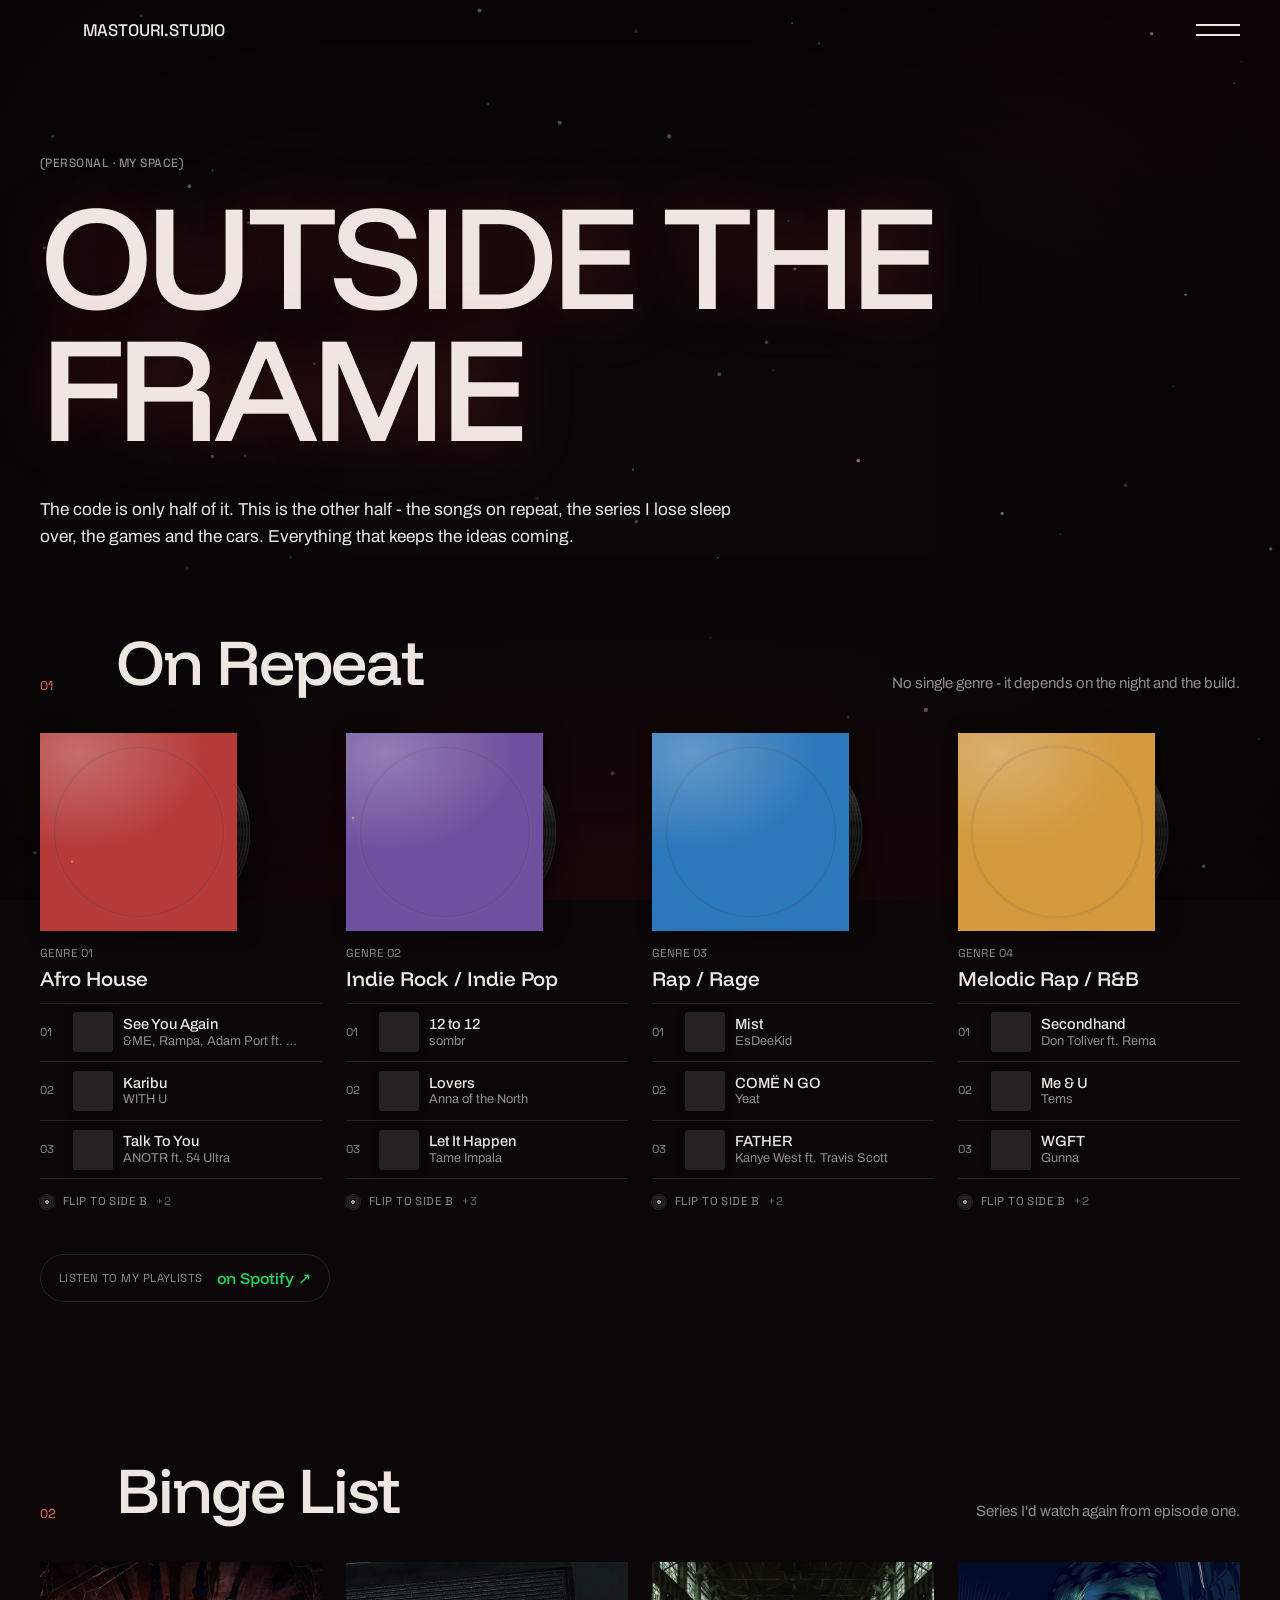
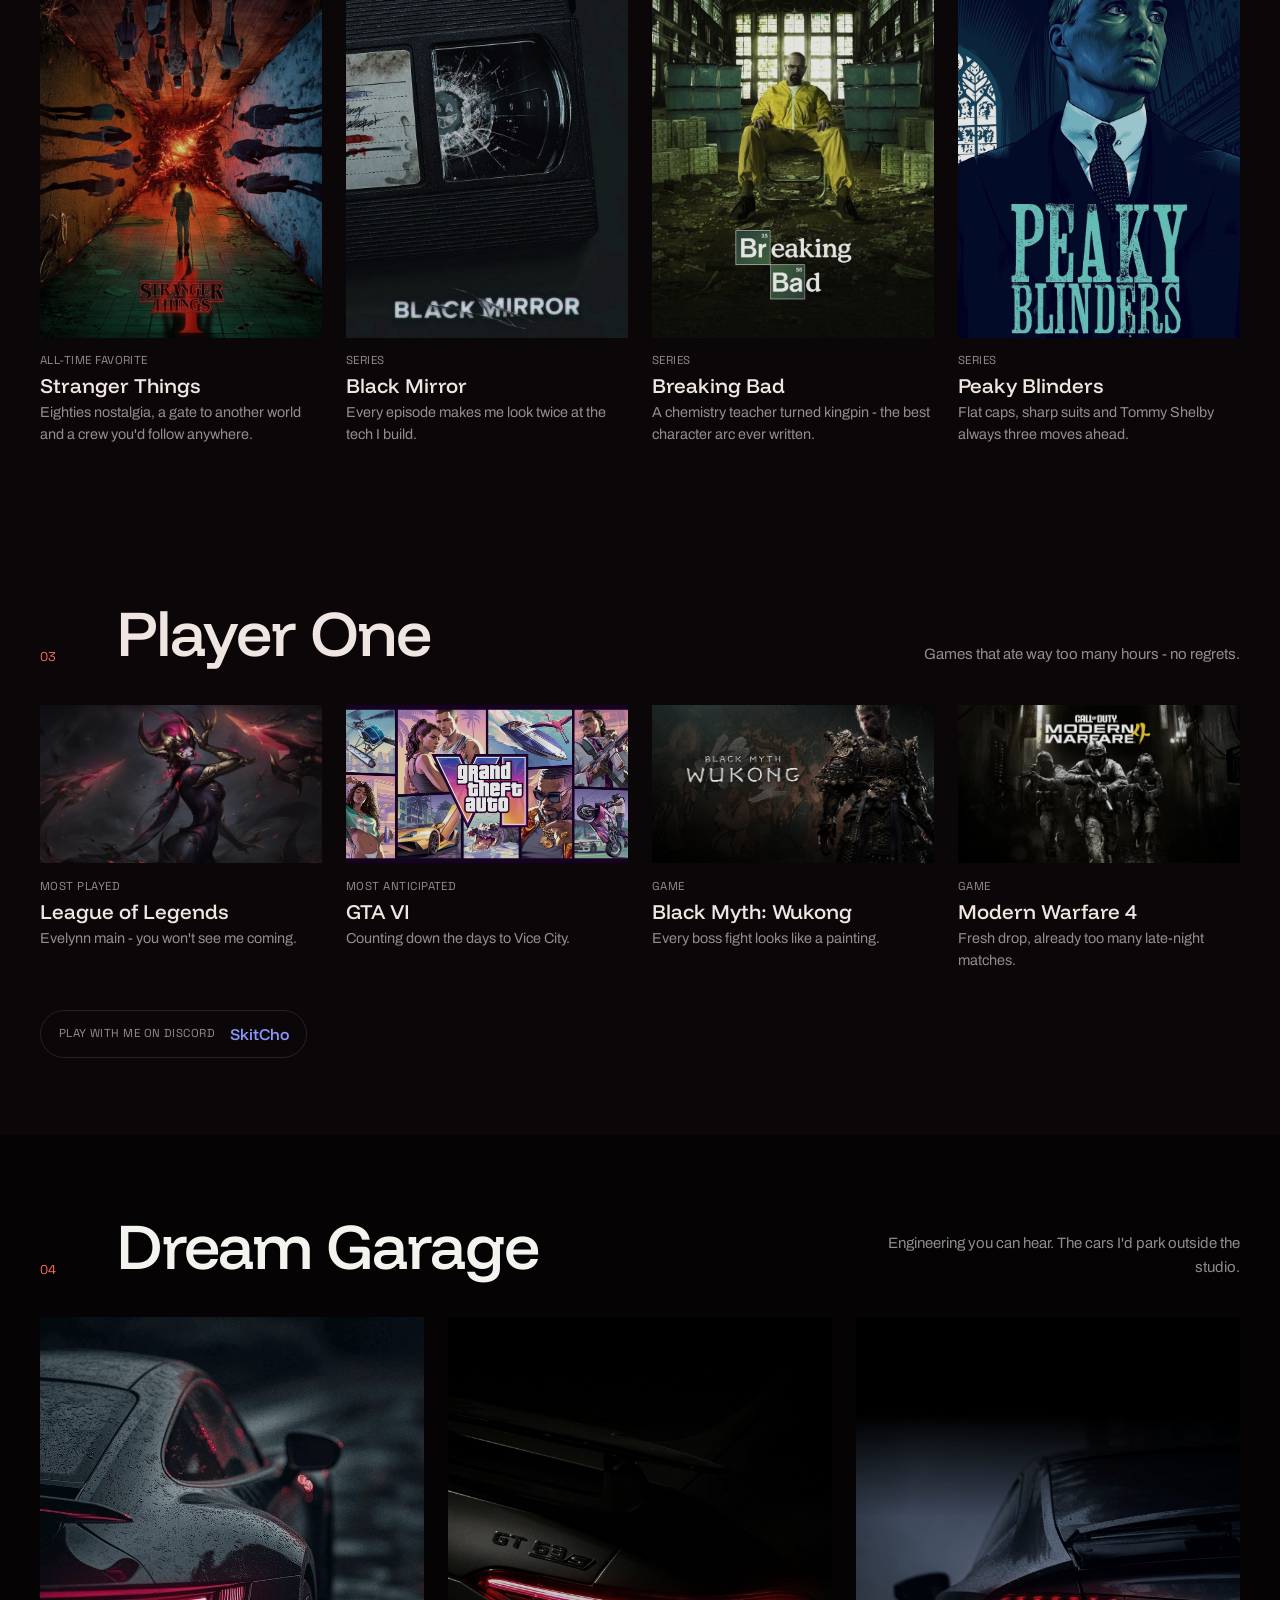
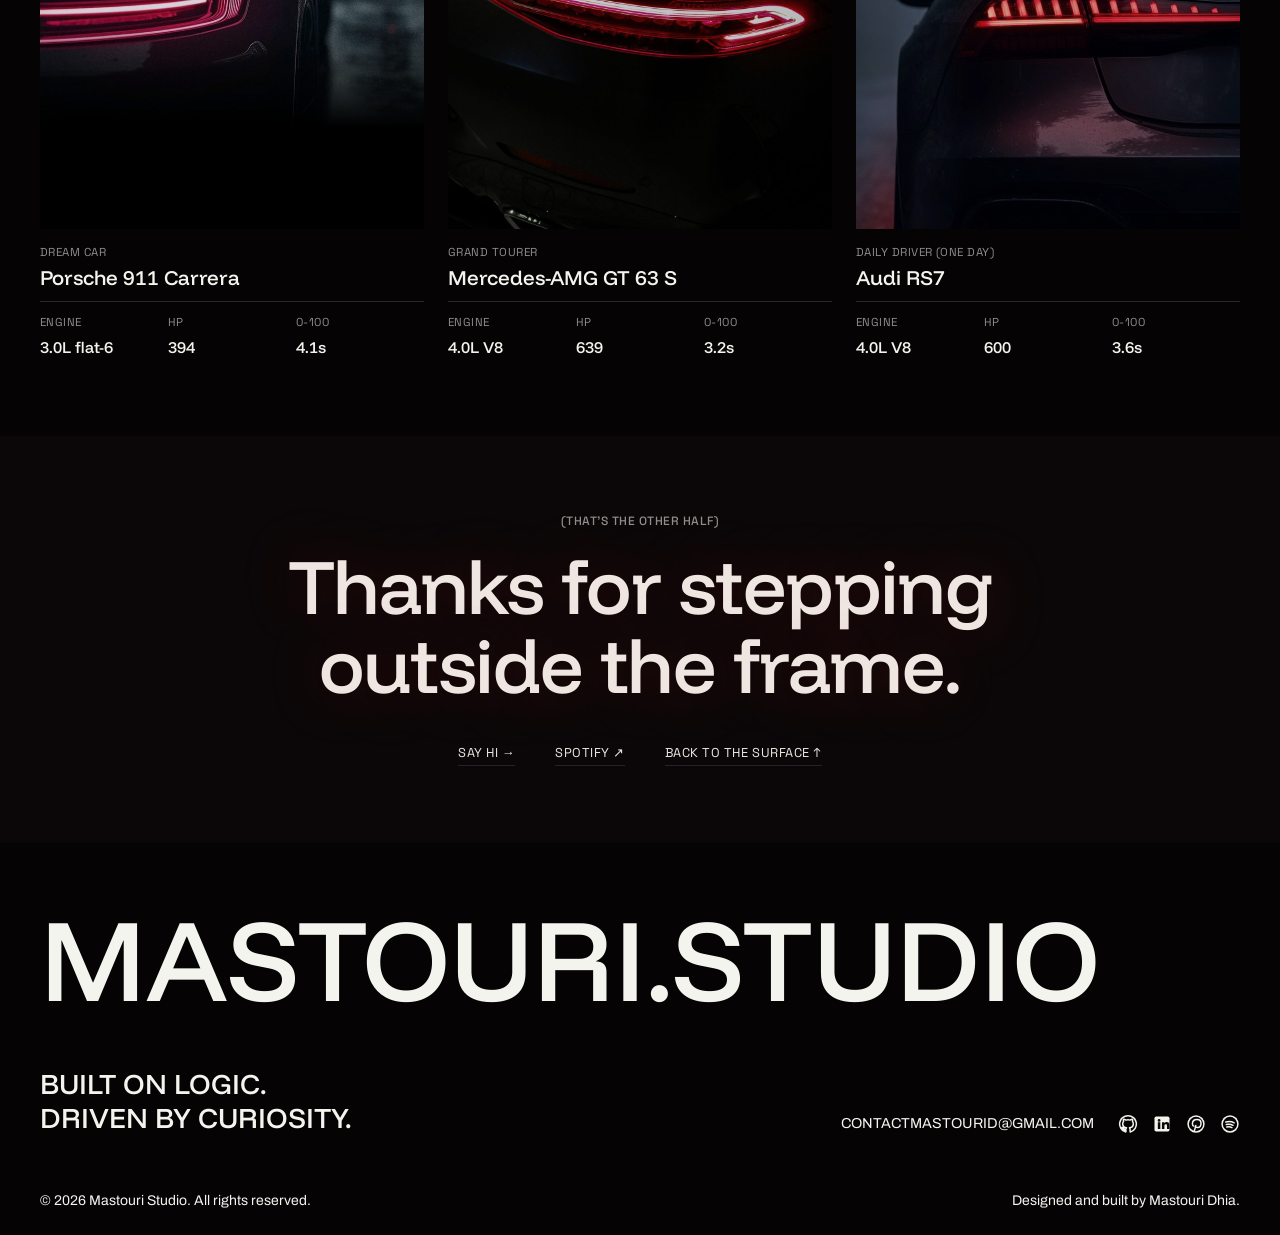
<file: outside/index.html>
<!DOCTYPE html>
<html lang="en" style="background:#0b0708">
<head>
  <meta charset="UTF-8" />
  <meta name="viewport" content="width=device-width, initial-scale=1" />
  <title>Outside the Frame | Mastouri Studio</title>
  <meta name="description" content="Outside the Frame: the personal side of Mastouri Dhia - the music on repeat, the series, games, cars and everything else that keeps the ideas coming." />
  <link rel="icon" type="image/svg+xml" href="../favicon.svg" />
  <link rel="canonical" href="https://mastouristudio.netlify.app/outside/" />

  <!-- Social sharing -->
  <meta property="og:type" content="article" />
  <meta property="og:site_name" content="Mastouri Studio" />
  <meta property="og:url" content="https://mastouristudio.netlify.app/outside/" />
  <meta property="og:title" content="Outside the Frame" />
  <meta property="og:description" content="Outside the Frame: the personal side of Mastouri Dhia - the music on repeat, the series, games, cars and everything else that keeps the ideas coming." />
  <meta property="og:image" content="https://mastouristudio.netlify.app/images/social/outside.jpg" />
  <meta property="og:image:width" content="1200" />
  <meta property="og:image:height" content="630" />
  <meta name="twitter:card" content="summary_large_image" />
  <meta name="twitter:image" content="https://mastouristudio.netlify.app/images/social/outside.jpg" />

  <!-- Local fonts -->
  <link rel="preload" href="../fonts/funnel-display.woff2" as="font" crossorigin type="font/woff2" />
  <link rel="preload" href="../fonts/archivo.woff2" as="font" crossorigin type="font/woff2" />
  <link rel="preload" href="../fonts/space-grotesk.woff2" as="font" crossorigin type="font/woff2" />

  <!-- Arriving through "Step inside": open on the portal's red (see outside.css).
       When the page was prerendered, main.js does this on activation instead. -->
  <script>
    try { if (!document.prerendering && sessionStorage.getItem("otf-portal") === "1") document.documentElement.classList.add("from-portal"); } catch (e) {}
  </script>

  <!-- Styles -->
  <link rel="stylesheet" href="../css/styles.css" />
  <link rel="stylesheet" href="../css/case-study.css" />
  <link rel="stylesheet" href="../css/outside.css" />
  <!-- Analytics (Umami, cookie-free). Counts only on data-domains, so local testing is ignored -->
  <script defer src="https://cloud.umami.is/script.js" data-website-id="afde05f1-8b65-4721-976c-ca45010f0aeb" data-domains="mastouristudio.netlify.app"></script>
</head>
<body class="case-study upside" data-upside data-otf-song="../audio/outside-theme.mp3">
  <a class="skip-link" href="#main">Skip to content</a>

  <!-- ===== Navigation ===== -->
  <header class="site-nav" data-nav>
    <div class="container nav-inner">
      <a href="../" class="nav-logo" aria-label="Mastouri's Studio home">
        MASTOURI.STUDIO
      </a>
      <button class="nav-toggle" data-menu-toggle aria-expanded="false" aria-controls="site-menu" aria-label="Open menu">
        <span></span><span></span>
      </button>
    </div>
  </header>

  <!-- ===== Full-screen menu overlay ===== -->
  <div class="menu-scrim" data-menu-scrim></div>
  <nav class="site-menu" id="site-menu" data-menu aria-hidden="true">
    <div class="container">
      <ul class="menu-list">
        <li><a href="../#top" data-menu-link data-hw><span class="hw-text" data-hw-text>Home</span></a></li>
        <li><a href="../#experience" data-menu-link data-hw><span class="hw-text" data-hw-text>Experience</span></a></li>
        <li><a href="../#projects" data-menu-link data-hw><span class="hw-text" data-hw-text>Projects</span></a></li>
        <li><a href="../#certificates" data-menu-link data-hw><span class="hw-text" data-hw-text>Certificates</span></a></li>
        <li><a href="../#outside" data-menu-link data-hw><span class="hw-text" data-hw-text>Outside the Frame</span></a></li>
        <li><a href="../#contact-form" data-menu-link data-hw><span class="hw-text" data-hw-text>Contact</span></a></li>
      </ul>
      <div class="menu-foot">
        <a href="mailto:contactmastourid@gmail.com" class="menu-email" data-menu-link>contactmastourid@gmail.com</a>
        <a href="../Dhiaeddine_Mastouri_CV.pdf" class="menu-email" target="_blank" rel="noopener" data-menu-link>View my CV &nearr;</a>
      </div>
    </div>
  </nav>

  <main id="main" class="cs-main">

    <!-- ===== HERO ===== -->
    <section class="container" id="top">
      <p class="cs-kicker">(Personal · My Space)</p>
      <h1 class="cs-title">Outside the Frame</h1>
      <p class="cs-lead">
        The code is only half of it. This is the other half - the songs on repeat, the series I lose sleep over,
        the games and the cars. Everything that keeps the ideas coming.
      </p>
    </section>

    <!-- ===== 01 · MUSIC =====
         One record per genre, with the songs you play most from it.
         Album art comes from Apple Music by title + artist; a sleeve
         image of your own (images/outside/music/) overrides it. Songs
         play their Apple Music preview, or an mp3 in audio/ if you fill
         their data-track. Songs past the first three go on side B (.of-more),
         opened by the "Flip to side B" button under the list. -->
    <section class="container cs-section" id="music">
      <header class="of-head cs-reveal">
        <span class="of-head__num">01</span>
        <h2 class="cs-h2 cs-h2--xl">On Repeat</h2>
        <p class="cs-body">No single genre - it depends on the night and the build.</p>
      </header>
      <div class="of-grid of-grid--square">
        <article class="of-card cs-reveal">
          <div class="of-vinyl" style="--tone:#e53935">
            <div class="of-vinyl__disc" aria-hidden="true"><span class="of-vinyl__record"><span class="of-vinyl__label"></span></span></div>
            <div class="of-card__media of-vinyl__sleeve">
              <!-- <img src="../images/outside/music/genre-1.jpg" alt="" loading="lazy" /> -->
              <span class="of-eq of-eq--cover" aria-hidden="true"><i></i><i></i><i></i><i></i><i></i></span>
            </div>
          </div>
          <p class="of-card__label">Genre 01</p>
          <h3 class="of-card__title">Afro House</h3>
          <ol class="of-songs">
            <li><button type="button" class="of-song" data-track="">
              <span class="of-song__num">01</span>
              <span class="of-song__art" aria-hidden="true"></span>
              <span class="of-song__name">See You Again<small>&amp;ME, Rampa, Adam Port ft. Sevdaliza</small></span>
              <span class="of-eq" aria-hidden="true"><i></i><i></i><i></i></span>
            </button></li>
            <li><button type="button" class="of-song" data-track="">
              <span class="of-song__num">02</span>
              <span class="of-song__art" aria-hidden="true"></span>
              <span class="of-song__name">Karibu<small>WITH U</small></span>
              <span class="of-eq" aria-hidden="true"><i></i><i></i><i></i></span>
            </button></li>
            <li><button type="button" class="of-song" data-track="">
              <span class="of-song__num">03</span>
              <span class="of-song__art" aria-hidden="true"></span>
              <span class="of-song__name">Talk To You<small>ANOTR ft. 54 Ultra</small></span>
              <span class="of-eq" aria-hidden="true"><i></i><i></i><i></i></span>
            </button></li>
          </ol>
          <div class="of-more" id="music-side-b-1">
            <div>
              <ol class="of-songs of-songs--b">
                <li><button type="button" class="of-song" data-track="">
                  <span class="of-song__num">04</span>
                  <span class="of-song__art" aria-hidden="true"></span>
                  <span class="of-song__name">No Bad Vibes<small>Jazzy ft. KILIMANJARO</small></span>
                  <span class="of-eq" aria-hidden="true"><i></i><i></i><i></i></span>
                </button></li>
                <li><button type="button" class="of-song" data-track="">
                  <span class="of-song__num">05</span>
                  <span class="of-song__art" aria-hidden="true"></span>
                  <span class="of-song__name">Wait For Me<small>DATSKO</small></span>
                  <span class="of-eq" aria-hidden="true"><i></i><i></i><i></i></span>
                </button></li>
              </ol>
            </div>
          </div>
          <button type="button" class="of-flip" aria-expanded="false" aria-controls="music-side-b-1">
            <span class="of-flip__disc" aria-hidden="true"></span>
            <span class="of-flip__text">Flip to side B</span>
            <span class="of-flip__count">+2</span>
          </button>
        </article>
        <article class="of-card cs-reveal">
          <div class="of-vinyl" style="--tone:#7e57c2">
            <div class="of-vinyl__disc" aria-hidden="true"><span class="of-vinyl__record"><span class="of-vinyl__label"></span></span></div>
            <div class="of-card__media of-vinyl__sleeve">
              <span class="of-eq of-eq--cover" aria-hidden="true"><i></i><i></i><i></i><i></i><i></i></span>
            </div>
          </div>
          <p class="of-card__label">Genre 02</p>
          <h3 class="of-card__title">Indie Rock / Indie Pop</h3>
          <ol class="of-songs">
            <li><button type="button" class="of-song" data-track="">
              <span class="of-song__num">01</span>
              <span class="of-song__art" aria-hidden="true"></span>
              <span class="of-song__name">12 to 12<small>sombr</small></span>
              <span class="of-eq" aria-hidden="true"><i></i><i></i><i></i></span>
            </button></li>
            <li><button type="button" class="of-song" data-track="">
              <span class="of-song__num">02</span>
              <span class="of-song__art" aria-hidden="true"></span>
              <span class="of-song__name">Lovers<small>Anna of the North</small></span>
              <span class="of-eq" aria-hidden="true"><i></i><i></i><i></i></span>
            </button></li>
            <li><button type="button" class="of-song" data-track="">
              <span class="of-song__num">03</span>
              <span class="of-song__art" aria-hidden="true"></span>
              <span class="of-song__name">Let It Happen<small>Tame Impala</small></span>
              <span class="of-eq" aria-hidden="true"><i></i><i></i><i></i></span>
            </button></li>
          </ol>
          <div class="of-more" id="music-side-b-2">
            <div>
              <ol class="of-songs of-songs--b">
                <li><button type="button" class="of-song" data-track="">
                  <span class="of-song__num">04</span>
                  <span class="of-song__art" aria-hidden="true"></span>
                  <span class="of-song__name">undressed<small>sombr</small></span>
                  <span class="of-eq" aria-hidden="true"><i></i><i></i><i></i></span>
                </button></li>
                <li><button type="button" class="of-song" data-track="">
                  <span class="of-song__num">05</span>
                  <span class="of-song__art" aria-hidden="true"></span>
                  <span class="of-song__name">Breathe Deeper<small>Tame Impala</small></span>
                  <span class="of-eq" aria-hidden="true"><i></i><i></i><i></i></span>
                </button></li>
                <li><button type="button" class="of-song" data-track="">
                  <span class="of-song__num">06</span>
                  <span class="of-song__art" aria-hidden="true"></span>
                  <span class="of-song__name">Dracula<small>Tame Impala ft. JENNIE</small></span>
                  <span class="of-eq" aria-hidden="true"><i></i><i></i><i></i></span>
                </button></li>
              </ol>
            </div>
          </div>
          <button type="button" class="of-flip" aria-expanded="false" aria-controls="music-side-b-2">
            <span class="of-flip__disc" aria-hidden="true"></span>
            <span class="of-flip__text">Flip to side B</span>
            <span class="of-flip__count">+3</span>
          </button>
        </article>
        <article class="of-card cs-reveal">
          <div class="of-vinyl" style="--tone:#1e88e5">
            <div class="of-vinyl__disc" aria-hidden="true"><span class="of-vinyl__record"><span class="of-vinyl__label"></span></span></div>
            <div class="of-card__media of-vinyl__sleeve">
              <span class="of-eq of-eq--cover" aria-hidden="true"><i></i><i></i><i></i><i></i><i></i></span>
            </div>
          </div>
          <p class="of-card__label">Genre 03</p>
          <h3 class="of-card__title">Rap / Rage</h3>
          <ol class="of-songs">
            <li><button type="button" class="of-song" data-track="">
              <span class="of-song__num">01</span>
              <span class="of-song__art" aria-hidden="true"></span>
              <span class="of-song__name">Mist<small>EsDeeKid</small></span>
              <span class="of-eq" aria-hidden="true"><i></i><i></i><i></i></span>
            </button></li>
            <li><button type="button" class="of-song" data-track="">
              <span class="of-song__num">02</span>
              <span class="of-song__art" aria-hidden="true"></span>
              <span class="of-song__name">COMË N GO<small>Yeat</small></span>
              <span class="of-eq" aria-hidden="true"><i></i><i></i><i></i></span>
            </button></li>
            <li><button type="button" class="of-song" data-track="">
              <span class="of-song__num">03</span>
              <span class="of-song__art" aria-hidden="true"></span>
              <span class="of-song__name">FATHER<small>Kanye West ft. Travis Scott</small></span>
              <span class="of-eq" aria-hidden="true"><i></i><i></i><i></i></span>
            </button></li>
          </ol>
          <div class="of-more" id="music-side-b-3">
            <div>
              <ol class="of-songs of-songs--b">
                <li><button type="button" class="of-song" data-track="">
                  <span class="of-song__num">04</span>
                  <span class="of-song__art" aria-hidden="true"></span>
                  <span class="of-song__name">I LUV IT<small>Camila Cabello ft. Playboi Carti</small></span>
                  <span class="of-eq" aria-hidden="true"><i></i><i></i><i></i></span>
                </button></li>
                <li><button type="button" class="of-song" data-track="">
                  <span class="of-song__num">05</span>
                  <span class="of-song__art" aria-hidden="true"></span>
                  <span class="of-song__name">Myron<small>Lil Uzi Vert</small></span>
                  <span class="of-eq" aria-hidden="true"><i></i><i></i><i></i></span>
                </button></li>
              </ol>
            </div>
          </div>
          <button type="button" class="of-flip" aria-expanded="false" aria-controls="music-side-b-3">
            <span class="of-flip__disc" aria-hidden="true"></span>
            <span class="of-flip__text">Flip to side B</span>
            <span class="of-flip__count">+2</span>
          </button>
        </article>
        <article class="of-card cs-reveal">
          <div class="of-vinyl" style="--tone:#f9a825">
            <div class="of-vinyl__disc" aria-hidden="true"><span class="of-vinyl__record"><span class="of-vinyl__label"></span></span></div>
            <div class="of-card__media of-vinyl__sleeve">
              <span class="of-eq of-eq--cover" aria-hidden="true"><i></i><i></i><i></i><i></i><i></i></span>
            </div>
          </div>
          <p class="of-card__label">Genre 04</p>
          <h3 class="of-card__title">Melodic Rap / R&amp;B</h3>
          <ol class="of-songs">
            <li><button type="button" class="of-song" data-track="">
              <span class="of-song__num">01</span>
              <span class="of-song__art" aria-hidden="true"></span>
              <span class="of-song__name">Secondhand<small>Don Toliver ft. Rema</small></span>
              <span class="of-eq" aria-hidden="true"><i></i><i></i><i></i></span>
            </button></li>
            <li><button type="button" class="of-song" data-track="">
              <span class="of-song__num">02</span>
              <span class="of-song__art" aria-hidden="true"></span>
              <span class="of-song__name">Me &amp; U<small>Tems</small></span>
              <span class="of-eq" aria-hidden="true"><i></i><i></i><i></i></span>
            </button></li>
            <li><button type="button" class="of-song" data-track="">
              <span class="of-song__num">03</span>
              <span class="of-song__art" aria-hidden="true"></span>
              <span class="of-song__name">WGFT<small>Gunna</small></span>
              <span class="of-eq" aria-hidden="true"><i></i><i></i><i></i></span>
            </button></li>
          </ol>
          <div class="of-more" id="music-side-b-4">
            <div>
              <ol class="of-songs of-songs--b">
                <li><button type="button" class="of-song" data-track="">
                  <span class="of-song__num">04</span>
                  <span class="of-song__art" aria-hidden="true"></span>
                  <span class="of-song__name">on one tonight<small>Gunna</small></span>
                  <span class="of-eq" aria-hidden="true"><i></i><i></i><i></i></span>
                </button></li>
                <li><button type="button" class="of-song" data-track="">
                  <span class="of-song__num">05</span>
                  <span class="of-song__art" aria-hidden="true"></span>
                  <span class="of-song__name">Pain 1993<small>Drake ft. Playboi Carti</small></span>
                  <span class="of-eq" aria-hidden="true"><i></i><i></i><i></i></span>
                </button></li>
              </ol>
            </div>
          </div>
          <button type="button" class="of-flip" aria-expanded="false" aria-controls="music-side-b-4">
            <span class="of-flip__disc" aria-hidden="true"></span>
            <span class="of-flip__text">Flip to side B</span>
            <span class="of-flip__count">+2</span>
          </button>
        </article>
      </div>
      <a class="of-discord of-discord--spotify cs-reveal" href="https://open.spotify.com/user/315sq3ebs6kro6jbhpxjwou44ooe" target="_blank" rel="noopener noreferrer">
        <span class="of-discord__label">Listen to my playlists</span>
        <span class="of-discord__name">on Spotify <span aria-hidden="true">&nearr;</span></span>
      </a>
    </section>

    <!-- ===== 02 · SERIES ===== -->
    <section class="container cs-section" id="series">
      <header class="of-head cs-reveal">
        <span class="of-head__num">02</span>
        <h2 class="cs-h2 cs-h2--xl">Binge List</h2>
        <p class="cs-body">Series I'd watch again from episode one.</p>
      </header>
      <div class="of-grid of-grid--poster">
        <article class="of-card cs-reveal">
          <div class="of-card__media" style="--tone:#b71c1c">
            <img src="../images/outside/series/stranger-things.jpg" alt="" loading="lazy" />
          </div>
          <p class="of-card__label">All-time favorite</p>
          <h3 class="of-card__title">Stranger Things</h3>
          <p class="of-card__note">Eighties nostalgia, a gate to another world and a crew you'd follow anywhere.</p>
        </article>
        <article class="of-card cs-reveal">
          <div class="of-card__media" style="--tone:#37474f">
            <img src="../images/outside/series/black-mirror.jpg" alt="" loading="lazy" />
          </div>
          <p class="of-card__label">Series</p>
          <h3 class="of-card__title">Black Mirror</h3>
          <p class="of-card__note">Every episode makes me look twice at the tech I build.</p>
        </article>
        <article class="of-card cs-reveal">
          <div class="of-card__media" style="--tone:#2e7d32">
            <img src="../images/outside/series/breaking-bad.jpg" alt="" loading="lazy" />
          </div>
          <p class="of-card__label">Series</p>
          <h3 class="of-card__title">Breaking Bad</h3>
          <p class="of-card__note">A chemistry teacher turned kingpin - the best character arc ever written.</p>
        </article>
        <article class="of-card cs-reveal">
          <div class="of-card__media" style="--tone:#4e342e">
            <img src="../images/outside/series/peaky-blinders.jpg" alt="" loading="lazy" />
          </div>
          <p class="of-card__label">Series</p>
          <h3 class="of-card__title">Peaky Blinders</h3>
          <p class="of-card__note">Flat caps, sharp suits and Tommy Shelby always three moves ahead.</p>
        </article>
      </div>
    </section>

    <!-- ===== 03 · GAMES ===== -->
    <section class="container cs-section" id="games">
      <header class="of-head cs-reveal">
        <span class="of-head__num">03</span>
        <h2 class="cs-h2 cs-h2--xl">Player One</h2>
        <p class="cs-body">Games that ate way too many hours - no regrets.</p>
      </header>
      <div class="of-grid of-grid--games">
        <article class="of-card cs-reveal">
          <div class="of-card__media" style="--tone:#880e4f">
            <img src="../images/outside/games/league-of-legends.jpg" alt="" loading="lazy" />
          </div>
          <p class="of-card__label">Most played</p>
          <h3 class="of-card__title">League of Legends</h3>
          <p class="of-card__note">Evelynn main - you won't see me coming.</p>
        </article>
        <article class="of-card cs-reveal">
          <div class="of-card__media" style="--tone:#ad1457">
            <img src="../images/outside/games/gta-vi.jpg" alt="" loading="lazy" />
          </div>
          <p class="of-card__label">Most anticipated</p>
          <h3 class="of-card__title">GTA VI</h3>
          <p class="of-card__note">Counting down the days to Vice City.</p>
        </article>
        <article class="of-card cs-reveal">
          <div class="of-card__media" style="--tone:#3e2723">
            <img src="../images/outside/games/black-myth-wukong.jpg" alt="" loading="lazy" />
          </div>
          <p class="of-card__label">Game</p>
          <h3 class="of-card__title">Black Myth: Wukong</h3>
          <p class="of-card__note">Every boss fight looks like a painting.</p>
        </article>
        <article class="of-card cs-reveal">
          <div class="of-card__media" style="--tone:#424242">
            <img src="../images/outside/games/cod-modern-warfare-4.webp" alt="" loading="lazy" />
          </div>
          <p class="of-card__label">Game</p>
          <h3 class="of-card__title">Modern Warfare 4</h3>
          <p class="of-card__note">Fresh drop, already too many late-night matches.</p>
        </article>
      </div>
      <button type="button" class="of-discord cs-reveal" data-copy="SkitCho" aria-label="Copy my Discord username, SkitCho">
        <span class="of-discord__label">Play with me on Discord</span>
        <span class="of-discord__name" data-copy-text>SkitCho</span>
      </button>
    </section>

    <!-- ===== 04 · CARS (dark band) ===== -->
    <section class="of-band" id="cars">
      <div class="container cs-section">
        <header class="of-head cs-reveal">
          <span class="of-head__num">04</span>
          <h2 class="cs-h2 cs-h2--xl">Dream Garage</h2>
          <p class="cs-body">Engineering you can hear. The cars I'd park outside the studio.</p>
        </header>
        <div class="of-grid of-grid--wide of-grid--garage">
          <article class="of-card cs-reveal">
            <div class="of-card__media" style="--tone:#b71c1c">
              <img src="../images/outside/cars/porsche-911-carrera.jpg" alt="" loading="lazy" />
            </div>
            <p class="of-card__label">Dream car</p>
            <h3 class="of-card__title">Porsche 911 Carrera</h3>
            <dl class="of-specs"><div><dt>Engine</dt><dd>3.0L flat-6</dd></div><div><dt>HP</dt><dd>394</dd></div><div><dt>0-100</dt><dd>4.1s</dd></div></dl>
          </article>
          <article class="of-card cs-reveal">
            <div class="of-card__media" style="--tone:#37474f">
              <img src="../images/outside/cars/mercedes-amg-gt63s.jpg" alt="" loading="lazy" />
            </div>
            <p class="of-card__label">Grand tourer</p>
            <h3 class="of-card__title">Mercedes-AMG GT 63 S</h3>
            <dl class="of-specs"><div><dt>Engine</dt><dd>4.0L V8</dd></div><div><dt>HP</dt><dd>639</dd></div><div><dt>0-100</dt><dd>3.2s</dd></div></dl>
          </article>
          <article class="of-card cs-reveal">
            <div class="of-card__media" style="--tone:#616161">
              <img src="../images/outside/cars/audi-rs7.jpg" alt="" loading="lazy" />
            </div>
            <p class="of-card__label">Daily driver (one day)</p>
            <h3 class="of-card__title">Audi RS7</h3>
            <dl class="of-specs"><div><dt>Engine</dt><dd>4.0L V8</dd></div><div><dt>HP</dt><dd>600</dd></div><div><dt>0-100</dt><dd>3.6s</dd></div></dl>
          </article>
        </div>
      </div>
    </section>

    <!-- ===== OUTRO ===== -->
    <section class="container cs-section of-outro cs-reveal" aria-labelledby="outro-heading">
      <p class="cs-kicker">(That's the other half)</p>
      <h2 class="of-outro__title" id="outro-heading">Thanks for stepping<br />outside the frame.</h2>
      <div class="of-outro__links">
        <a href="mailto:contactmastourid@gmail.com">Say hi <span aria-hidden="true">&rarr;</span></a>
        <a href="https://open.spotify.com/user/315sq3ebs6kro6jbhpxjwou44ooe" target="_blank" rel="noopener noreferrer">Spotify <span aria-hidden="true">&nearr;</span></a>
        <a href="../">Back to the surface <span aria-hidden="true">&uarr;</span></a>
      </div>
    </section>

    <!-- ===== FOOTER ===== -->
    <footer id="contact" class="footer">
      <div class="container footer-container">
        <a class="footer-wordmark" href="../" aria-label="Mastouri Studio home">
          MASTOURI.STUDIO
        </a>
        <div class="footer-main">
          <p class="footer-cta">Built on logic.<br />Driven by curiosity.</p>
          <div class="footer-links">
            <a href="mailto:contactmastourid@gmail.com" class="footer-email">CONTACTMASTOURID@GMAIL.COM</a>
            <nav class="footer-socials" aria-label="Social media">

              <a href="https://github.com/mastouridhia" aria-label="GitHub" target="_blank" rel="noopener noreferrer">
                <svg viewBox="0 0 24 24" aria-hidden="true"><path d="M12 2a10 10 0 0 0-3.16 19.49c.5.09.68-.22.68-.48v-1.7c-2.78.6-3.37-1.18-3.37-1.18-.45-1.15-1.11-1.46-1.11-1.46-.91-.62.07-.61.07-.61 1 .07 1.53 1.03 1.53 1.03.89 1.52 2.34 1.08 2.91.83.09-.65.35-1.08.64-1.33-2.22-.25-4.56-1.11-4.56-4.94 0-1.09.39-1.98 1.03-2.68-.1-.25-.45-1.27.1-2.65 0 0 .84-.27 2.75 1.02a9.57 9.57 0 0 1 5 0c1.91-1.29 2.75-1.02 2.75-1.02.55 1.38.2 2.4.1 2.65.64.7 1.03 1.59 1.03 2.68 0 3.84-2.34 4.69-4.57 4.94.36.31.68.92.68 1.85v2.57c0 .27.18.58.69.48A10 10 0 0 0 12 2Z" /></svg>
              </a>
              <a href="https://www.linkedin.com/in/mastouri-dhia" aria-label="LinkedIn" target="_blank" rel="noopener noreferrer">
                <svg viewBox="0 0 24 24" aria-hidden="true"><rect x="3" y="3" width="18" height="18" rx="2" /><path class="footer-icon-cutout" d="M7 10h3v8H7zm1.5-4a1.7 1.7 0 1 0 0 3.4 1.7 1.7 0 0 0 0-3.4ZM12 10h2.9v1.1a3.2 3.2 0 0 1 2.7-1.4c2.3 0 3.4 1.4 3.4 4V18h-3v-3.8c0-1.2-.3-2-1.5-2s-1.6.9-1.6 2V18h-3z" /></svg>
              </a>

              <a href="https://www.pinterest.com/dhiamastouri30/" aria-label="Pinterest" target="_blank" rel="noopener noreferrer">
                <svg viewBox="0 0 24 24" aria-hidden="true"><circle cx="12" cy="12" r="9.5" /><path d="M10 20c1-2.2 1.3-4.3 1.8-6.3m-.4 1c.5 1 1.4 1.5 2.6 1.5 2.4 0 4-2.2 4-5.2 0-2.5-1.8-4.4-4.8-4.4-3.5 0-5.5 2.3-5.5 5 0 1.3.5 2.5 1.6 2.9" /></svg>
              </a>
              <a href="https://open.spotify.com/user/315sq3ebs6kro6jbhpxjwou44ooe" aria-label="Spotify" target="_blank" rel="noopener noreferrer">
                <svg viewBox="0 0 24 24" aria-hidden="true"><circle cx="12" cy="12" r="9.5" /><path d="M7 9.6c3.3-1 7-.7 10 1M7.6 12.7c2.7-.8 5.6-.5 8 .9M8.2 15.6c2.1-.6 4.3-.4 6.1.7" /></svg>
              </a>

            </nav>
          </div>
        </div>
        <div class="footer-meta">
          <p class="footer-copy">© 2026 Mastouri Studio. All rights reserved.</p>
          <p class="footer-credit">Designed and built by Mastouri Dhia.</p>
        </div>
      </div>
    </footer>
  </main>

  <script src="../js/main.js"></script>
  <script>
    // Music: one song plays at a time. Each song is looked up on Apple
    // Music (then Deezer if Apple doesn't have it) by title + artist for its album art (the row thumbnail, the
    // record label, and the sleeve unless it has an image of its own) and
    // its 30s preview, which a filled data-track overrides. Playing a song
    // spins the record and puts its art on the
    // label and sleeve. Placeholder rows ("Song title") stay disabled.
    (function () {
      var player = new Audio();
      var current = null;
      var songs = [];

      function info(btn) {
        var name = btn.querySelector(".of-song__name");
        return { title: name.firstChild.textContent.trim(), artist: name.querySelector("small").textContent };
      }

      function startsWith(name, title) {
        return name.toLowerCase().indexOf(title.toLowerCase()) === 0;
      }

      // A result counts only if one of the song's artists is on it, so a
      // same-titled song by someone else isn't picked
      function byArtist(name, artist) {
        name = name.toLowerCase();
        return artist.split(/,|&| ft\. /).some(function (a) {
          a = a.trim().toLowerCase();
          return a && name.indexOf(a) !== -1;
        });
      }

      function apple(song) {
        var url = "https://itunes.apple.com/search?entity=song&limit=10&term=" +
          encodeURIComponent(song.title + " " + song.artist);
        return fetch(url).then(function (r) { return r.json(); }).then(function (data) {
          var hit = data.results.filter(function (r) { return startsWith(r.trackName, song.title) && byArtist(r.artistName, song.artist); })[0];
          if (!hit) throw new Error("Not on Apple Music");
          return { src: hit.previewUrl, art: hit.artworkUrl100.replace("100x100bb", "600x600bb") };
        });
      }

      // Fallback for songs Apple Music doesn't have. Deezer's API has no
      // CORS, so it's loaded as JSONP.
      var jsonpId = 0;
      function deezer(song) {
        return new Promise(function (resolve, reject) {
          var cb = "deezerCb" + (jsonpId++);
          var script = document.createElement("script");
          window[cb] = function (data) {
            delete window[cb];
            script.remove();
            var hit = (data.data || []).filter(function (r) { return startsWith(r.title, song.title) && byArtist(r.artist.name, song.artist); })[0];
            if (hit) resolve({ src: hit.preview, art: hit.album.cover_xl });
            else reject(new Error("Not on Deezer"));
          };
          script.onerror = function () { delete window[cb]; script.remove(); reject(new Error("Deezer failed")); };
          script.src = "https://api.deezer.com/search?limit=10&output=jsonp&callback=" + cb +
            "&q=" + encodeURIComponent(song.title + " " + song.artist);
          document.head.appendChild(script);
        });
      }

      function lookup(btn) {
        if (btn._lookup) return btn._lookup;
        var song = info(btn);
        btn._lookup = apple(song).catch(function () { return deezer(song); }).then(function (found) {
          return { src: btn.getAttribute("data-track") || found.src, art: found.art };
        }).catch(function () {
          return { src: btn.getAttribute("data-track") };
        });
        return btn._lookup;
      }

      // Put a song's art on its genre's record label and crossfade it onto the sleeve
      function showArt(card, art) {
        if (!art) return;
        card.querySelector(".of-vinyl__label").style.backgroundImage = "url(" + art + ")";
        var sleeve = card.querySelector(".of-vinyl__sleeve");
        if (sleeve.querySelector("img:not(.of-vinyl__art)")) return;
        var old = sleeve.querySelector(".of-vinyl__art:last-of-type");
        if (old && old.getAttribute("src") === art) return;
        var img = new Image();
        img.className = "of-vinyl__art";
        img.alt = "";
        img.onload = function () {
          img.classList.add("is-in");
          setTimeout(function () {
            sleeve.querySelectorAll(".of-vinyl__art:not(.is-in)").forEach(function (el) { el.remove(); });
          }, 800);
          if (old) old.classList.remove("is-in");
        };
        img.src = art;
        sleeve.insertBefore(img, sleeve.querySelector(".of-eq--cover"));
      }

      function stop() {
        if (!current) return;
        current.classList.remove("is-playing");
        current.style.removeProperty("--p");
        current.closest(".of-card").classList.remove("is-playing");
        current = null;
      }

      document.querySelectorAll(".of-song").forEach(function (btn) {
        if (info(btn).title === "Song title") { btn.disabled = true; return; }
        songs.push(btn);
        btn.addEventListener("click", function () {
          if (current === btn) { player.pause(); stop(); return; }
          stop();
          var card = btn.closest(".of-card");
          btn.classList.add("is-playing");
          card.classList.add("is-playing");
          current = btn;
          lookup(btn).then(function (found) {
            showArt(card, found.art);
            if (current !== btn) return;
            if (!found.src) throw new Error("No preview");
            player.src = found.src;
            return player.play();
          }).catch(function () {
            if (current === btn) stop();
            btn.disabled = true;
          });
        });
      });

      // The record itself (sleeve + vinyl) plays/stops too: it resumes the
      // card's last played song, or starts at its first
      document.querySelectorAll("#music .of-card").forEach(function (card) {
        var vinyl = card.querySelector(".of-vinyl");
        var mine = songs.filter(function (btn) { return card.contains(btn); });
        if (!vinyl || !mine.length) return;
        mine.forEach(function (btn) {
          btn.addEventListener("click", function () { card._last = btn; });
        });
        vinyl.setAttribute("role", "button");
        vinyl.setAttribute("tabindex", "0");
        vinyl.setAttribute("aria-label", "Play " + card.querySelector(".of-card__title").textContent);
        function toggle() {
          if (card.classList.contains("is-playing") && current) { current.click(); return; }
          var next = card._last && !card._last.disabled ? card._last : mine.filter(function (btn) { return !btn.disabled; })[0];
          if (next) next.click();
        }
        vinyl.addEventListener("click", toggle);
        vinyl.addEventListener("keydown", function (e) {
          if (e.key === "Enter" || e.key === " ") { e.preventDefault(); toggle(); }
        });
      });

      // Side B: the extra songs open under the list and fold away again
      // once the pointer (or focus, or a tap) leaves the card; shut,
      // they're inert so the keyboard skips them
      document.querySelectorAll("#music .of-flip").forEach(function (flip) {
        var card = flip.closest(".of-card");
        var more = document.getElementById(flip.getAttribute("aria-controls"));
        var text = flip.querySelector(".of-flip__text");
        var timer = null;
        function set(open) {
          clearTimeout(timer);
          card.classList.toggle("is-open", open);
          flip.setAttribute("aria-expanded", open);
          more.inert = !open;
          text.textContent = open ? "Hide side B" : "Flip to side B";
        }
        more.inert = true;
        flip.addEventListener("click", function () { set(!card.classList.contains("is-open")); });
        // A short grace period, so brushing past the edge doesn't snap it shut
        card.addEventListener("mouseleave", function () {
          if (card.classList.contains("is-open")) timer = setTimeout(function () { set(false); }, 400);
        });
        card.addEventListener("mouseenter", function () { clearTimeout(timer); });
        card.addEventListener("focusout", function (e) {
          if (card.classList.contains("is-open") && !card.contains(e.relatedTarget)) set(false);
        });
        document.addEventListener("pointerdown", function (e) {
          if (card.classList.contains("is-open") && !card.contains(e.target)) set(false);
        });
      });

      player.addEventListener("timeupdate", function () {
        if (current && player.duration) current.style.setProperty("--p", player.currentTime / player.duration);
      });
      player.addEventListener("ended", stop);

      // Fetch the art once the section is close: thumbnails, plus each
      // record's first song on its label and sleeve
      function loadArt() {
        songs.forEach(function (btn) {
          lookup(btn).then(function (found) {
            if (found.art) btn.querySelector(".of-song__art").style.backgroundImage = "url(" + found.art + ")";
          });
        });
        document.querySelectorAll("#music .of-card").forEach(function (card) {
          var first = songs.filter(function (btn) { return card.contains(btn); })[0];
          if (first) lookup(first).then(function (found) { showArt(card, found.art); });
        });
      }
      var music = document.getElementById("music");
      if (music && "IntersectionObserver" in window) {
        var io = new IntersectionObserver(function (entries) {
          if (!entries[0].isIntersecting) return;
          io.disconnect();
          loadArt();
        }, { rootMargin: "600px" });
        io.observe(music);
      } else {
        loadArt();
      }
    })();

    // Discord: clicking copies the username and says so for a moment.
    document.querySelectorAll("[data-copy]").forEach(function (btn) {
      var text = btn.querySelector("[data-copy-text]");
      var name = btn.getAttribute("data-copy");
      btn.addEventListener("click", function () {
        if (!navigator.clipboard) return;
        navigator.clipboard.writeText(name).then(function () {
          text.textContent = "Copied!";
          setTimeout(function () { text.textContent = name; }, 1500);
        });
      });
    });  </script>
</body>
</html>
</file>
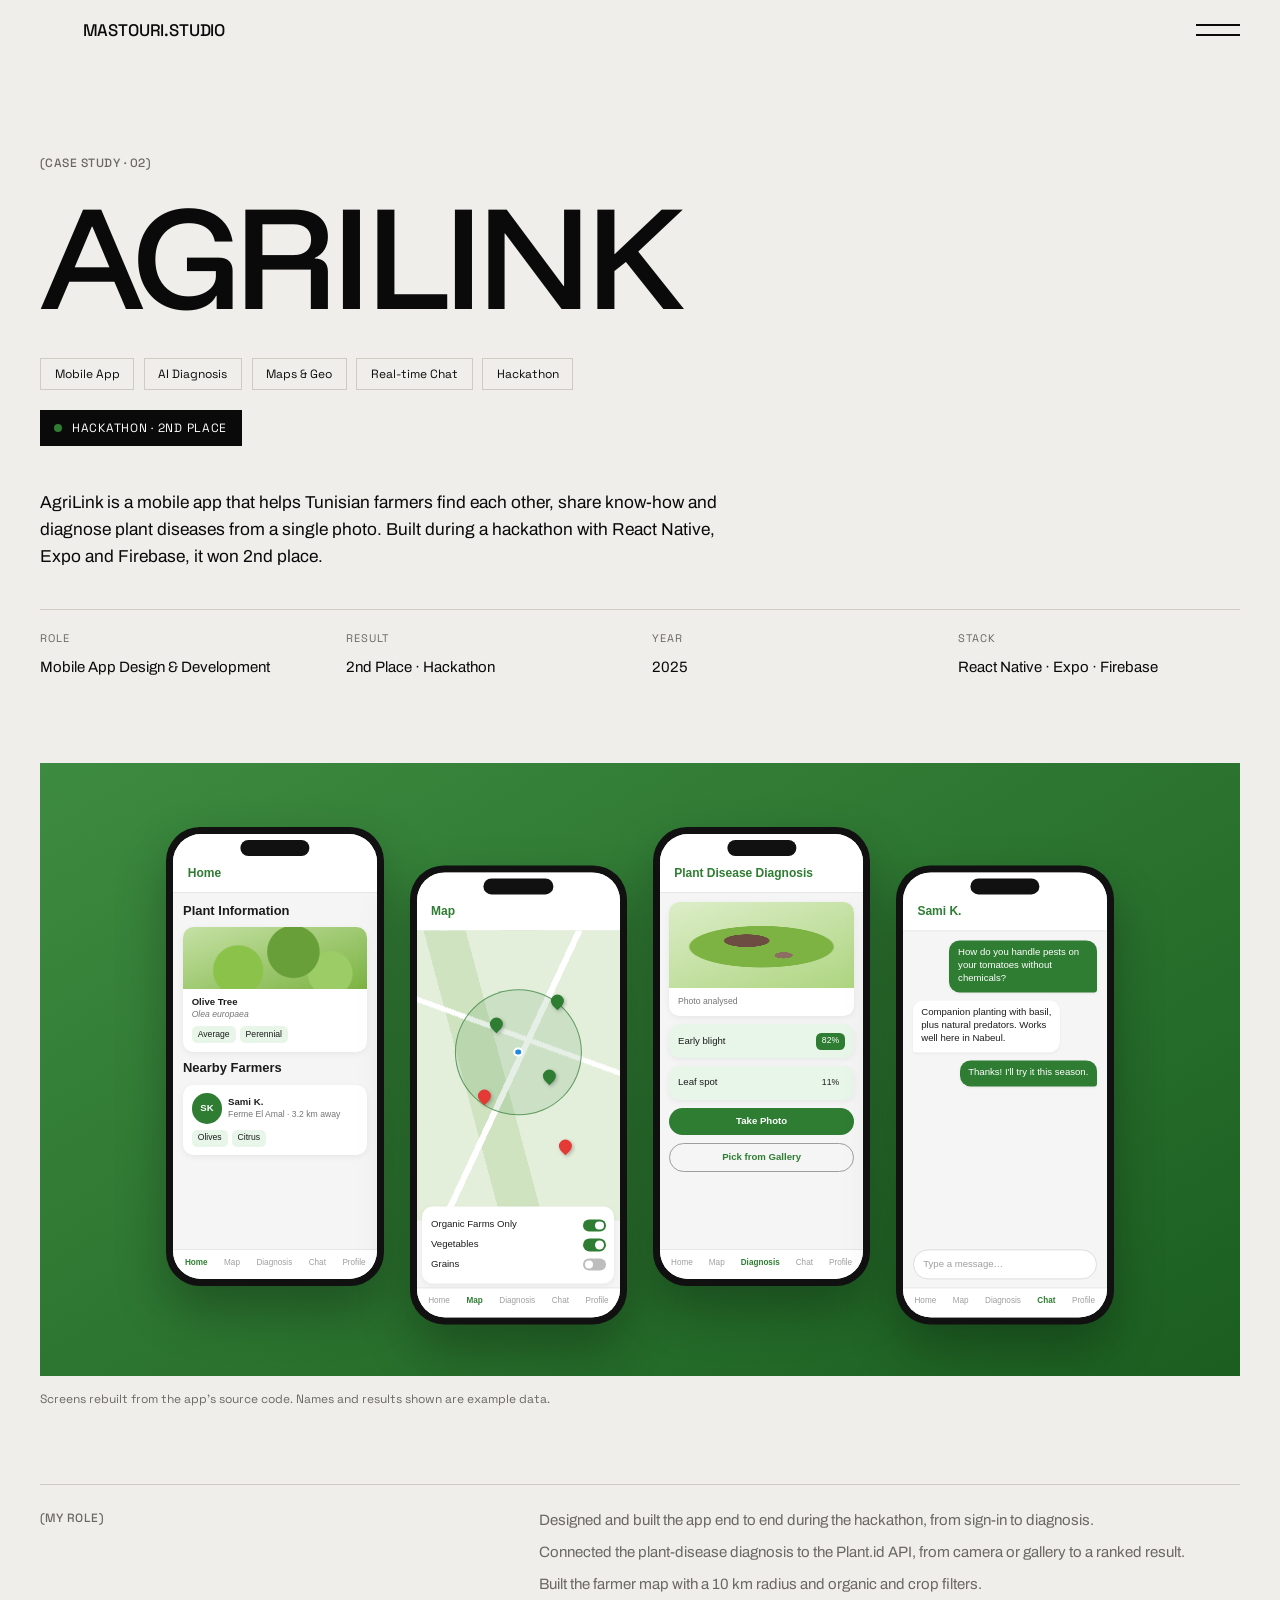
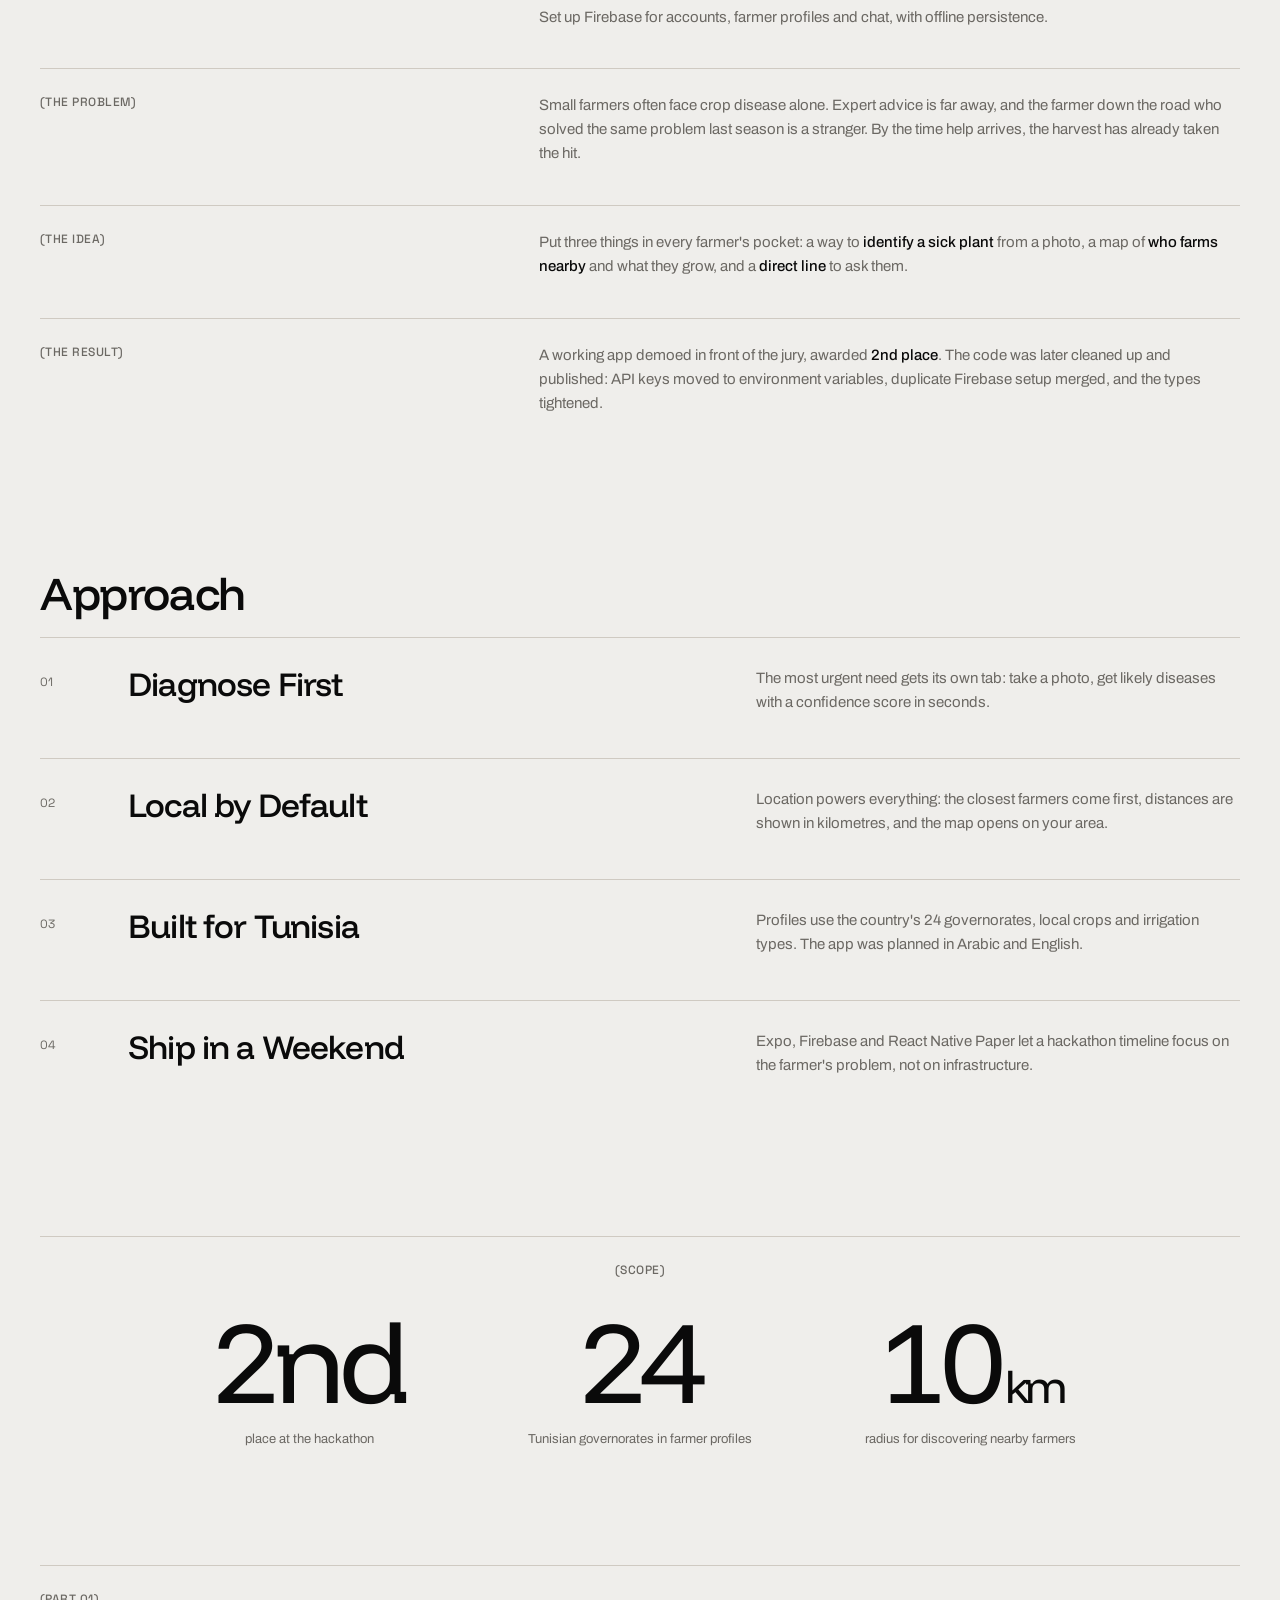
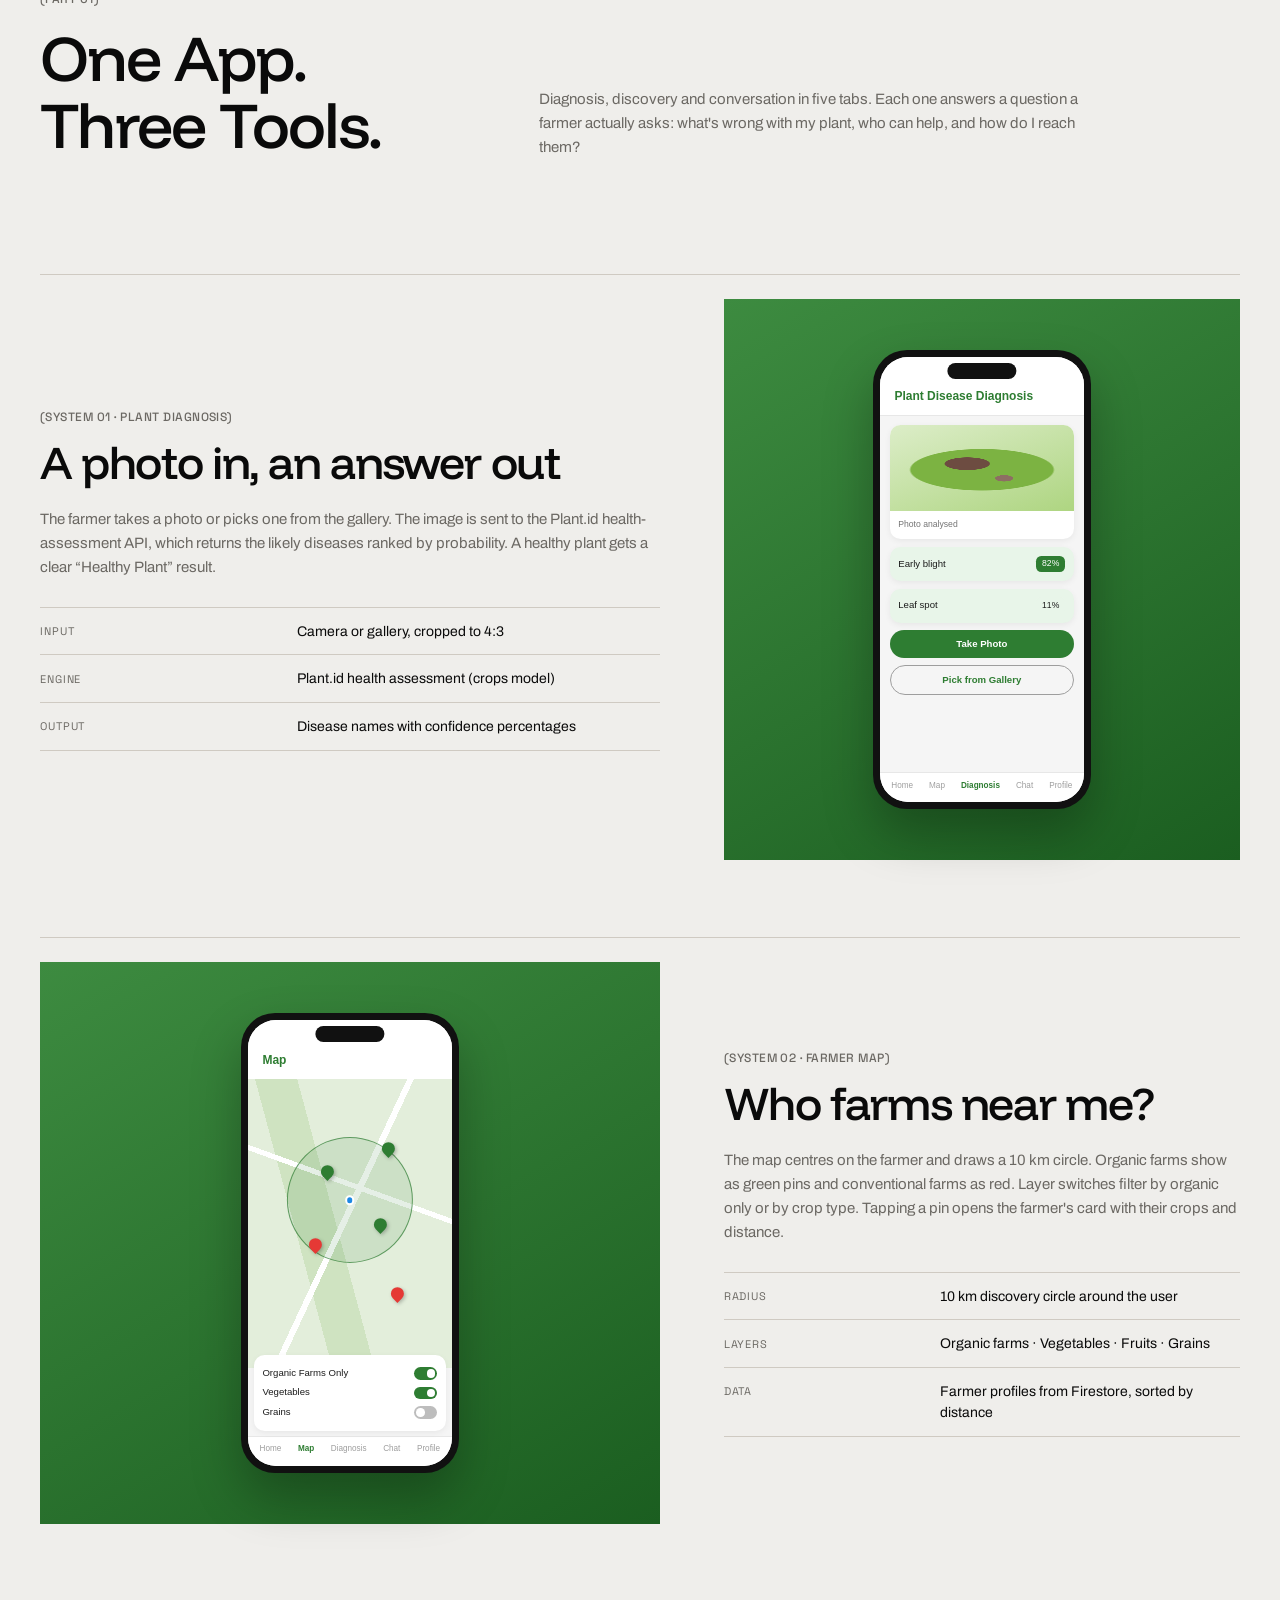
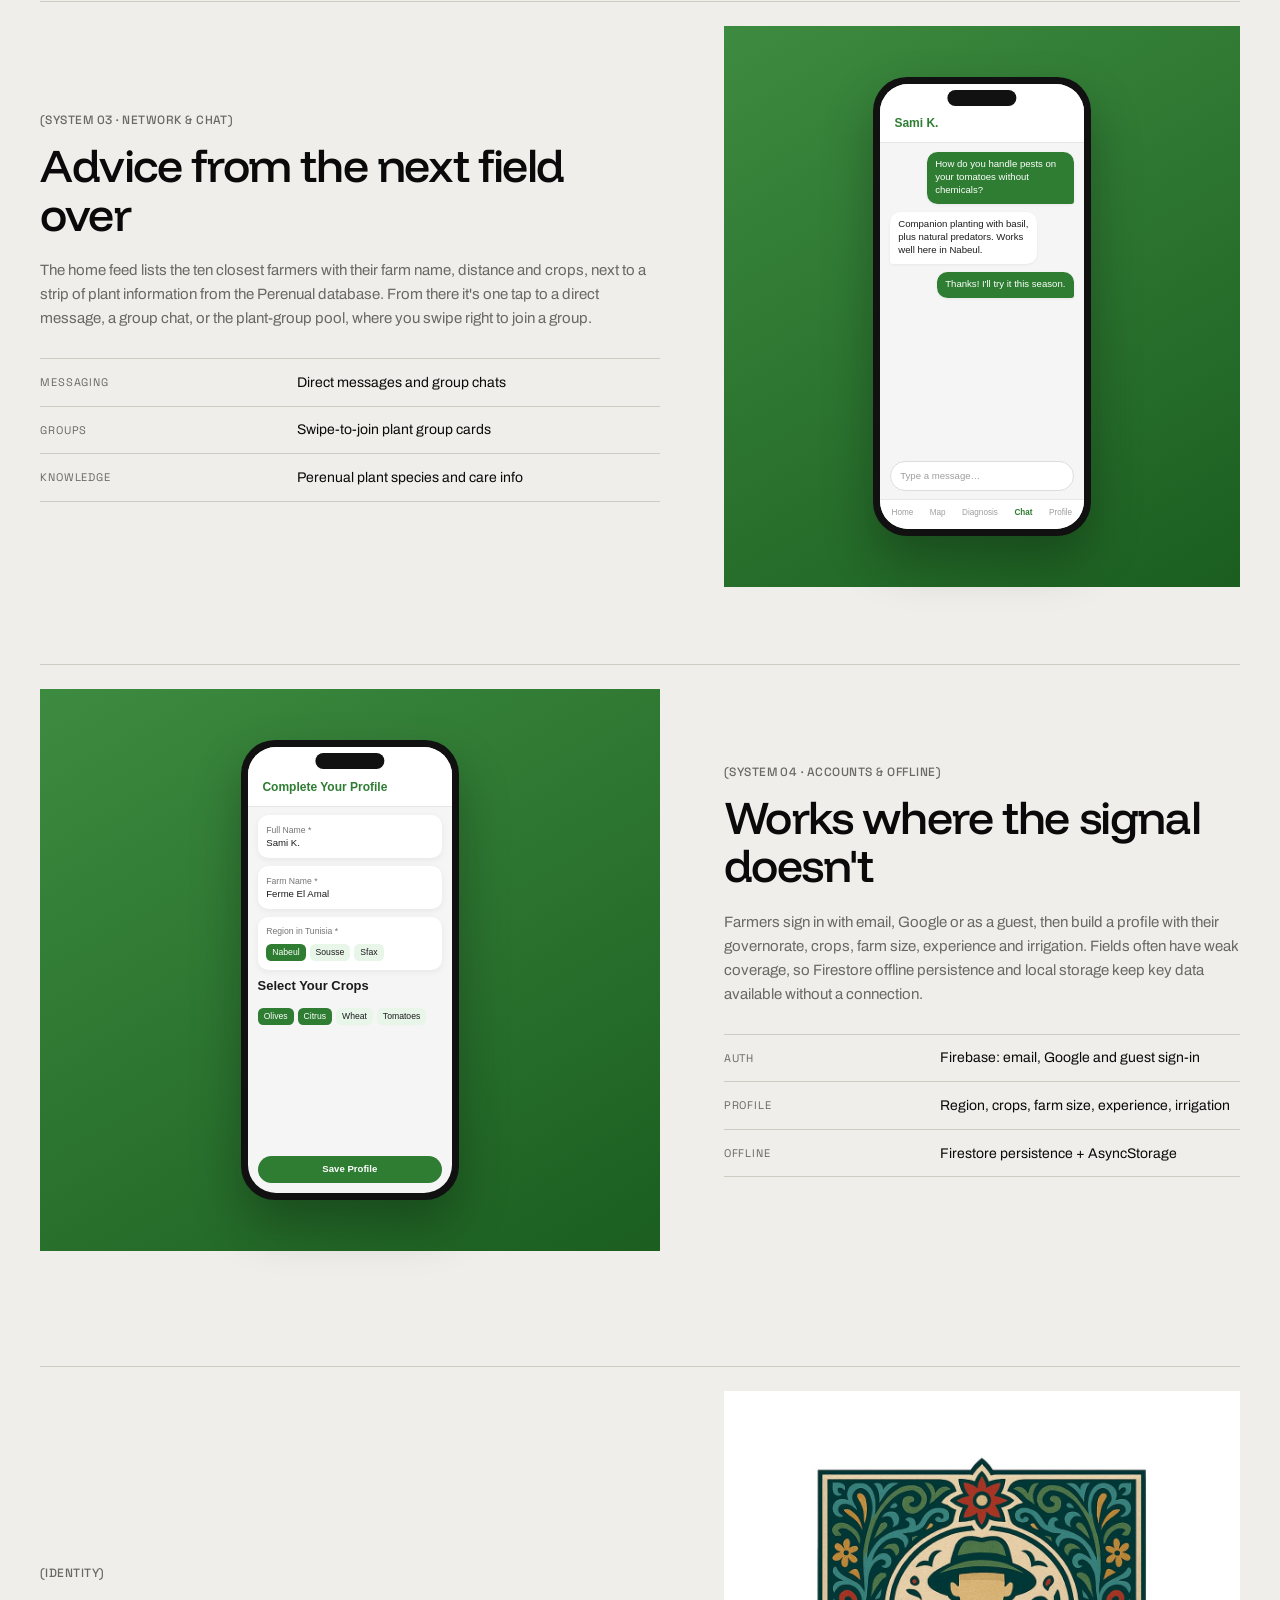
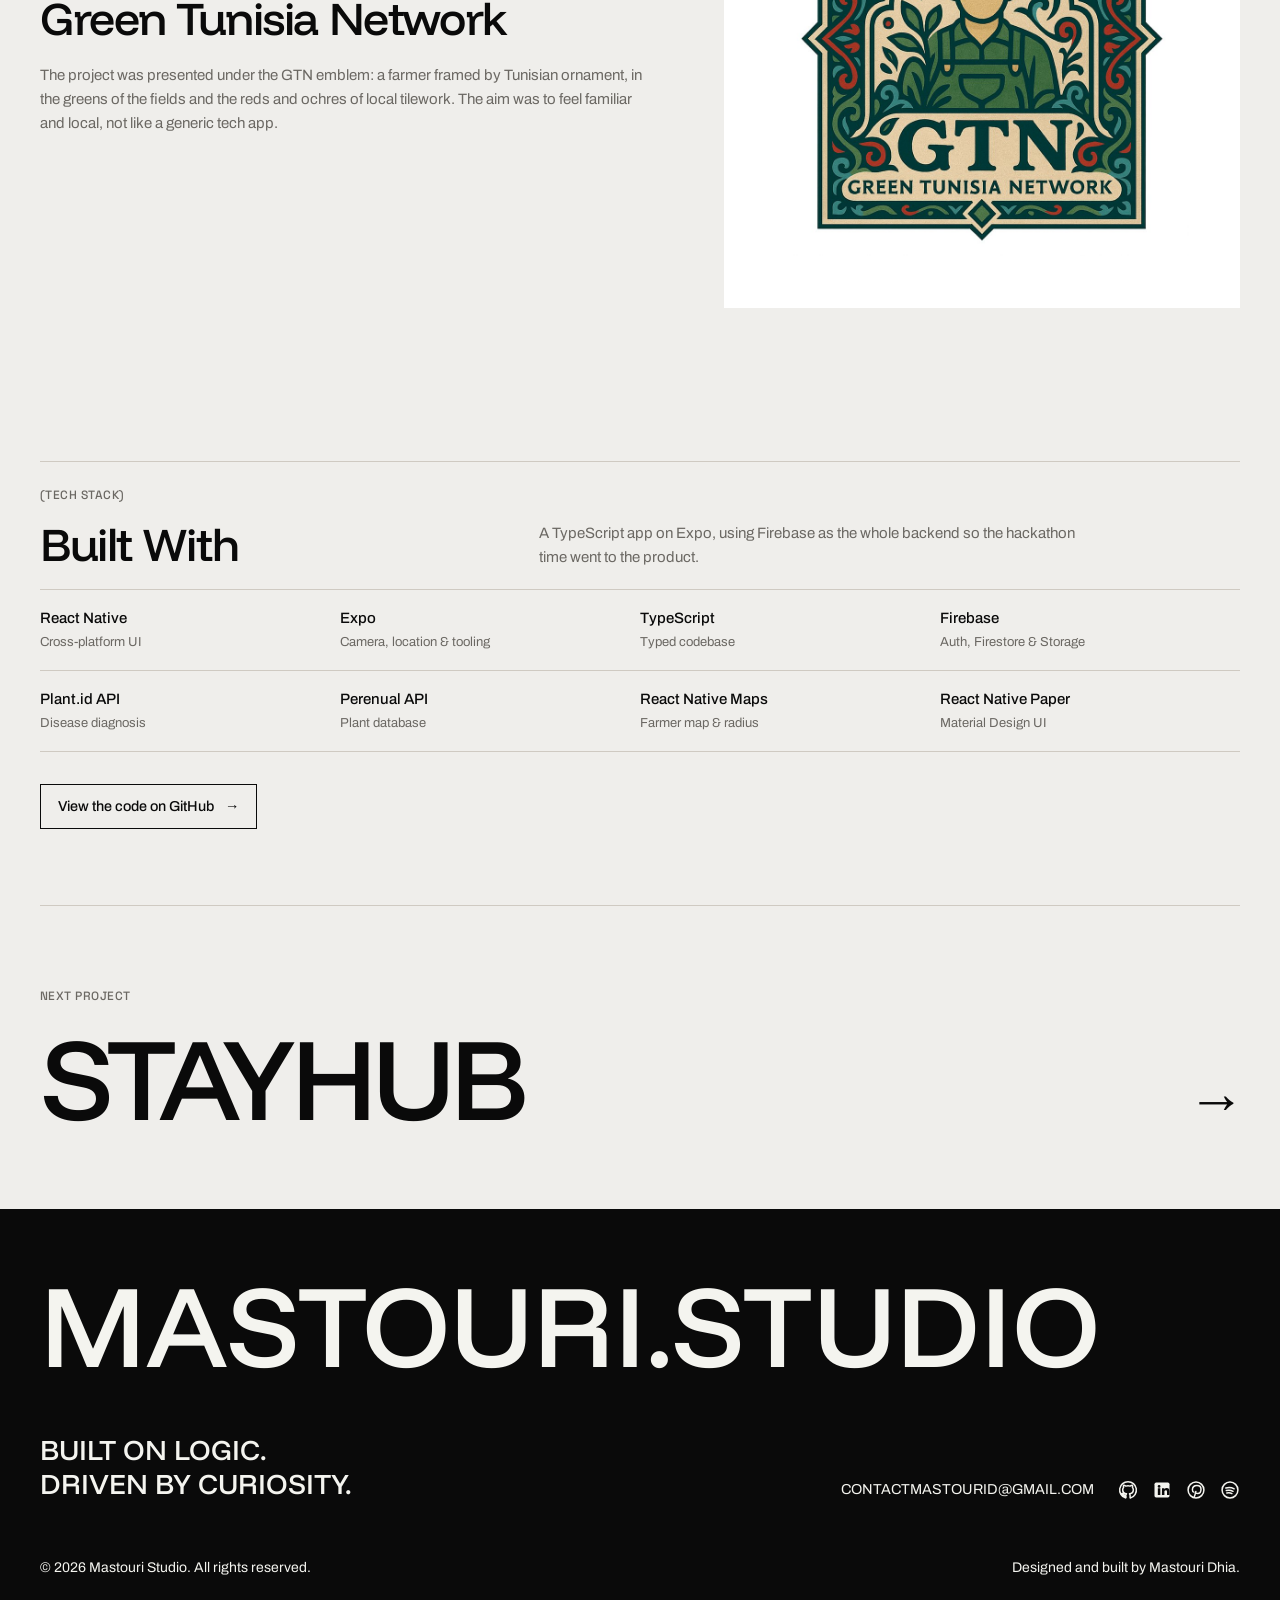
<file: work/agrilink/index.html>
<!DOCTYPE html>
<html lang="en">
<head>
  <meta charset="UTF-8" />
  <meta name="viewport" content="width=device-width, initial-scale=1" />
  <title>AgriLink - Case Study | Mastouri Studio</title>
  <meta name="description" content="AgriLink: a React Native + Firebase app that connects Tunisian farmers, maps nearby farms and diagnoses plant diseases from a photo. Hackathon project, 2nd place. Designed and built by Mastouri Dhia." />
  <link rel="icon" type="image/svg+xml" href="../../images/projects/agrilink/agrilink-mark.svg" />
  <link rel="canonical" href="https://mastouristudio.netlify.app/work/agrilink/" />

  <!-- Social sharing -->
  <meta property="og:type" content="article" />
  <meta property="og:site_name" content="Mastouri Studio" />
  <meta property="og:url" content="https://mastouristudio.netlify.app/work/agrilink/" />
  <meta property="og:title" content="AgriLink - Case Study" />
  <meta property="og:description" content="AgriLink: a React Native + Firebase app that connects Tunisian farmers, maps nearby farms and diagnoses plant diseases from a photo. Hackathon project, 2nd place. Designed and built by Mastouri Dhia." />
  <meta property="og:image" content="https://mastouristudio.netlify.app/images/social/agrilink.jpg" />
  <meta property="og:image:width" content="1200" />
  <meta property="og:image:height" content="630" />
  <meta name="twitter:card" content="summary_large_image" />
  <meta name="twitter:image" content="https://mastouristudio.netlify.app/images/social/agrilink.jpg" />

  <!-- Local fonts -->
  <link rel="preload" href="../../fonts/funnel-display.woff2" as="font" crossorigin type="font/woff2" />
  <link rel="preload" href="../../fonts/archivo.woff2" as="font" crossorigin type="font/woff2" />
  <link rel="preload" href="../../fonts/space-grotesk.woff2" as="font" crossorigin type="font/woff2" />

  <!-- Styles -->
  <link rel="stylesheet" href="../../css/styles.css" />
  <link rel="stylesheet" href="../../css/case-study.css" />
  <style>
    .case-study--agrilink {
      --cs-brand: #2e7d32;
      --cs-showcase-bg: linear-gradient(150deg, #3d8b40 0%, #1b5e20 100%);
    }
  </style>
  <!-- Analytics (Umami, cookie-free). Counts only on data-domains, so local testing is ignored -->
  <script defer src="https://cloud.umami.is/script.js" data-website-id="afde05f1-8b65-4721-976c-ca45010f0aeb" data-domains="mastouristudio.netlify.app"></script>
</head>
<body class="case-study case-study--agrilink">
  <a class="skip-link" href="#main">Skip to content</a>

  <!-- ===== Navigation ===== -->
  <header class="site-nav" data-nav>
    <div class="container nav-inner">
      <a href="../../" class="nav-logo" aria-label="Mastouri's Studio home">
        MASTOURI.STUDIO
      </a>
      <button class="nav-toggle" data-menu-toggle aria-expanded="false" aria-controls="site-menu" aria-label="Open menu">
        <span></span><span></span>
      </button>
    </div>
  </header>

  <!-- ===== Full-screen menu overlay ===== -->
  <div class="menu-scrim" data-menu-scrim></div>
  <nav class="site-menu" id="site-menu" data-menu aria-hidden="true">
    <div class="container">
      <ul class="menu-list">
        <li><a href="../../#top" data-menu-link data-hw><span class="hw-text" data-hw-text>Home</span></a></li>
        <li><a href="../../#experience" data-menu-link data-hw><span class="hw-text" data-hw-text>Experience</span></a></li>
        <li><a href="../../#projects" data-menu-link data-hw><span class="hw-text" data-hw-text>Projects</span></a></li>
        <li><a href="../../#certificates" data-menu-link data-hw><span class="hw-text" data-hw-text>Certificates</span></a></li>
        <li><a href="../../#outside" data-menu-link data-hw><span class="hw-text" data-hw-text>Outside the Frame</span></a></li>
        <li><a href="../../#contact-form" data-menu-link data-hw><span class="hw-text" data-hw-text>Contact</span></a></li>
      </ul>
      <div class="menu-foot">
        <a href="mailto:contactmastourid@gmail.com" class="menu-email" data-menu-link>contactmastourid@gmail.com</a>
        <a href="../../Dhiaeddine_Mastouri_CV.pdf" class="menu-email" target="_blank" rel="noopener" data-menu-link>View my CV &nearr;</a>
      </div>
    </div>
  </nav>

  <main id="main" class="cs-main">

    <!-- ===== HERO ===== -->
    <section class="container" id="top">
      <p class="cs-kicker">(Case Study · 02)</p>
      <h1 class="cs-title">AgriLink</h1>
      <ul class="cs-chips" aria-label="Disciplines">
        <li>Mobile App</li>
        <li>AI Diagnosis</li>
        <li>Maps &amp; Geo</li>
        <li>Real-time Chat</li>
        <li>Hackathon</li>
      </ul>
      <p class="cs-award">Hackathon · 2nd Place</p>
      <p class="cs-lead">
        AgriLink is a mobile app that helps Tunisian farmers find each other, share know-how and diagnose plant
        diseases from a single photo. Built during a hackathon with React Native, Expo and Firebase, it won
        2nd place.
      </p>
    </section>

    <!-- ===== META ===== -->
    <section class="container cs-section--tight">
      <dl class="cs-meta">
        <div><dt>Role</dt><dd>Mobile App Design &amp; Development</dd></div>
        <div><dt>Result</dt><dd>2nd Place · Hackathon</dd></div>
        <div><dt>Year</dt><dd>2025</dd></div>
        <div><dt>Stack</dt><dd>React Native · Expo · Firebase</dd></div>
      </dl>
    </section>

    <!-- ===== HERO VISUAL (HTML mockups rebuilt from the app's screens) ===== -->
    <section class="container">
      <div class="cs-showcase cs-showcase--hero" role="img" aria-label="Four AgriLink screens: home feed, farmer map, plant diagnosis and chat">
        <!-- Home -->
        <div class="mock" aria-hidden="true"><div class="mock__screen">
          <div class="mock__bar">Home</div>
          <div class="mock__body">
            <div class="mock__h">Plant Information</div>
            <div class="mock__card">
              <div class="mock__img"></div>
              <strong>Olive Tree</strong>
              <div class="mock__muted"><em>Olea europaea</em></div>
              <div class="mock__chips"><span class="mock__chip">Average</span><span class="mock__chip">Perennial</span></div>
            </div>
            <div class="mock__h">Nearby Farmers</div>
            <div class="mock__card">
              <div class="mock__row" style="justify-content:flex-start">
                <span class="mock__avatar">SK</span>
                <div><strong>Sami K.</strong><div class="mock__muted">Ferme El Amal · 3.2 km away</div></div>
              </div>
              <div class="mock__chips"><span class="mock__chip">Olives</span><span class="mock__chip">Citrus</span></div>
            </div>
          </div>
          <div class="mock__tabs"><span class="is-on">Home</span><span>Map</span><span>Diagnosis</span><span>Chat</span><span>Profile</span></div>
        </div></div>
        <!-- Map -->
        <div class="mock" aria-hidden="true"><div class="mock__screen">
          <div class="mock__bar">Map</div>
          <div class="mock__map">
            <span class="mock__radius"></span>
            <span class="mock__me"></span>
            <span class="mock__pin" style="top:30%;left:36%"></span>
            <span class="mock__pin" style="top:48%;left:62%"></span>
            <span class="mock__pin mock__pin--red" style="top:55%;left:30%"></span>
            <span class="mock__pin" style="top:22%;left:66%"></span>
            <span class="mock__pin mock__pin--red" style="top:72%;left:70%"></span>
          </div>
          <div class="mock__card mock__sheet">
            <div class="mock__toggle"><span>Organic Farms Only</span><span class="mock__switch"></span></div>
            <div class="mock__toggle"><span>Vegetables</span><span class="mock__switch"></span></div>
            <div class="mock__toggle"><span>Grains</span><span class="mock__switch mock__switch--off"></span></div>
          </div>
          <div class="mock__tabs"><span>Home</span><span class="is-on">Map</span><span>Diagnosis</span><span>Chat</span><span>Profile</span></div>
        </div></div>
        <!-- Diagnosis -->
        <div class="mock" aria-hidden="true"><div class="mock__screen">
          <div class="mock__bar">Plant Disease Diagnosis</div>
          <div class="mock__body">
            <div class="mock__card"><div class="mock__img mock__img--leaf"></div><span class="mock__muted">Photo analysed</span></div>
            <div class="mock__card mock__card--soft mock__row"><span>Early blight</span><span class="mock__chip mock__chip--solid">82%</span></div>
            <div class="mock__card mock__card--soft mock__row"><span>Leaf spot</span><span class="mock__chip">11%</span></div>
            <div class="mock__btn">Take Photo</div>
            <div class="mock__btn mock__btn--ghost">Pick from Gallery</div>
          </div>
          <div class="mock__tabs"><span>Home</span><span>Map</span><span class="is-on">Diagnosis</span><span>Chat</span><span>Profile</span></div>
        </div></div>
        <!-- Chat -->
        <div class="mock" aria-hidden="true"><div class="mock__screen">
          <div class="mock__bar">Sami K.</div>
          <div class="mock__body">
            <div class="mock__bubble mock__bubble--me">How do you handle pests on your tomatoes without chemicals?</div>
            <div class="mock__bubble">Companion planting with basil, plus natural predators. Works well here in Nabeul.</div>
            <div class="mock__bubble mock__bubble--me">Thanks! I'll try it this season.</div>
            <div class="mock__input">Type a message…</div>
          </div>
          <div class="mock__tabs"><span>Home</span><span>Map</span><span>Diagnosis</span><span class="is-on">Chat</span><span>Profile</span></div>
        </div></div>
      </div>
      <p class="cs-note">Screens rebuilt from the app's source code. Names and results shown are example data.</p>
    </section>

    <!-- ===== ROLE / PROBLEM / IDEA / RESULT ===== -->
    <section class="container cs-section">
      <div class="cs-split cs-reveal">
        <p class="cs-kicker">(My Role)</p>
        <ul class="cs-list">
          <li>Designed and built the app end to end during the hackathon, from sign-in to diagnosis.</li>
          <li>Connected the plant-disease diagnosis to the Plant.id API, from camera or gallery to a ranked result.</li>
          <li>Built the farmer map with a 10 km radius and organic and crop filters.</li>
          <li>Set up Firebase for accounts, farmer profiles and chat, with offline persistence.</li>
        </ul>
      </div>
      <div class="cs-split cs-reveal" style="margin-top:2.5rem">
        <p class="cs-kicker">(The Problem)</p>
        <p class="cs-body">Small farmers often face crop disease alone. Expert advice is far away, and the farmer down the road who solved the same problem last season is a stranger. By the time help arrives, the harvest has already taken the hit.</p>
      </div>
      <div class="cs-split cs-reveal" style="margin-top:2.5rem">
        <p class="cs-kicker">(The Idea)</p>
        <p class="cs-body">Put three things in every farmer's pocket: a way to <strong>identify a sick plant</strong> from a photo, a map of <strong>who farms nearby</strong> and what they grow, and a <strong>direct line</strong> to ask them.</p>
      </div>
      <div class="cs-split cs-reveal" style="margin-top:2.5rem">
        <p class="cs-kicker">(The Result)</p>
        <p class="cs-body">A working app demoed in front of the jury, awarded <strong>2nd place</strong>. The code was later cleaned up and published: API keys moved to environment variables, duplicate Firebase setup merged, and the types tightened.</p>
      </div>
    </section>

    <!-- ===== APPROACH ===== -->
    <section class="container cs-section">
      <h2 class="cs-h2 cs-reveal">Approach</h2>
      <div class="cs-approach">
        <div class="cs-step cs-reveal">
          <span class="cs-step__num">01</span>
          <h3 class="cs-step__title">Diagnose First</h3>
          <p class="cs-body">The most urgent need gets its own tab: take a photo, get likely diseases with a confidence score in seconds.</p>
        </div>
        <div class="cs-step cs-reveal">
          <span class="cs-step__num">02</span>
          <h3 class="cs-step__title">Local by Default</h3>
          <p class="cs-body">Location powers everything: the closest farmers come first, distances are shown in kilometres, and the map opens on your area.</p>
        </div>
        <div class="cs-step cs-reveal">
          <span class="cs-step__num">03</span>
          <h3 class="cs-step__title">Built for Tunisia</h3>
          <p class="cs-body">Profiles use the country's 24 governorates, local crops and irrigation types. The app was planned in Arabic and English.</p>
        </div>
        <div class="cs-step cs-reveal">
          <span class="cs-step__num">04</span>
          <h3 class="cs-step__title">Ship in a Weekend</h3>
          <p class="cs-body">Expo, Firebase and React Native Paper let a hackathon timeline focus on the farmer's problem, not on infrastructure.</p>
        </div>
      </div>
    </section>

    <!-- ===== SCOPE ===== -->
    <section class="container cs-section--tight">
      <div class="cs-scope cs-reveal">
        <p class="cs-kicker">(Scope)</p>
      </div>
      <div class="cs-stats cs-stats--center cs-reveal">
        <div><span class="cs-stat__num">2nd</span><span class="cs-stat__label">place at the hackathon</span></div>
        <div><span class="cs-stat__num">24</span><span class="cs-stat__label">Tunisian governorates in farmer profiles</span></div>
        <div><span class="cs-stat__num">10<small style="font-size:.4em"> km</small></span><span class="cs-stat__label">radius for discovering nearby farmers</span></div>
      </div>
    </section>

    <!-- ===== SYSTEMS ===== -->
    <section class="container cs-section">
      <div class="cs-part cs-reveal">
        <p class="cs-kicker">(Part 01)</p>
        <h2 class="cs-h2 cs-h2--xl">One App.<br />Three Tools.</h2>
        <p class="cs-body">Diagnosis, discovery and conversation in five tabs. Each one answers a question a farmer actually asks: what's wrong with my plant, who can help, and how do I reach them?</p>
      </div>
    </section>

    <section class="container cs-section--tight">
      <article class="cs-system cs-reveal">
        <div class="cs-system__copy">
          <p class="cs-kicker">(System 01 · Plant Diagnosis)</p>
          <h3 class="cs-h2">A photo in, an answer out</h3>
          <p class="cs-body">The farmer takes a photo or picks one from the gallery. The image is sent to the Plant.id health-assessment API, which returns the likely diseases ranked by probability. A healthy plant gets a clear “Healthy Plant” result.</p>
          <dl class="cs-facts">
            <div><dt>Input</dt><dd>Camera or gallery, cropped to 4:3</dd></div>
            <div><dt>Engine</dt><dd>Plant.id health assessment (crops model)</dd></div>
            <div><dt>Output</dt><dd>Disease names with confidence percentages</dd></div>
          </dl>
        </div>
        <div class="cs-system__media" style="background:var(--cs-showcase-bg)">
          <div class="mock" aria-hidden="true"><div class="mock__screen">
            <div class="mock__bar">Plant Disease Diagnosis</div>
            <div class="mock__body">
              <div class="mock__card"><div class="mock__img mock__img--leaf"></div><span class="mock__muted">Photo analysed</span></div>
              <div class="mock__card mock__card--soft mock__row"><span>Early blight</span><span class="mock__chip mock__chip--solid">82%</span></div>
              <div class="mock__card mock__card--soft mock__row"><span>Leaf spot</span><span class="mock__chip">11%</span></div>
              <div class="mock__btn">Take Photo</div>
              <div class="mock__btn mock__btn--ghost">Pick from Gallery</div>
            </div>
            <div class="mock__tabs"><span>Home</span><span>Map</span><span class="is-on">Diagnosis</span><span>Chat</span><span>Profile</span></div>
          </div></div>
        </div>
      </article>
    </section>

    <section class="container cs-section--tight">
      <article class="cs-system cs-system--flip cs-reveal">
        <div class="cs-system__copy">
          <p class="cs-kicker">(System 02 · Farmer Map)</p>
          <h3 class="cs-h2">Who farms near me?</h3>
          <p class="cs-body">The map centres on the farmer and draws a 10 km circle. Organic farms show as green pins and conventional farms as red. Layer switches filter by organic only or by crop type. Tapping a pin opens the farmer's card with their crops and distance.</p>
          <dl class="cs-facts">
            <div><dt>Radius</dt><dd>10 km discovery circle around the user</dd></div>
            <div><dt>Layers</dt><dd>Organic farms · Vegetables · Fruits · Grains</dd></div>
            <div><dt>Data</dt><dd>Farmer profiles from Firestore, sorted by distance</dd></div>
          </dl>
        </div>
        <div class="cs-system__media" style="background:var(--cs-showcase-bg)">
          <div class="mock" aria-hidden="true"><div class="mock__screen">
            <div class="mock__bar">Map</div>
            <div class="mock__map">
              <span class="mock__radius"></span>
              <span class="mock__me"></span>
              <span class="mock__pin" style="top:30%;left:36%"></span>
              <span class="mock__pin" style="top:48%;left:62%"></span>
              <span class="mock__pin mock__pin--red" style="top:55%;left:30%"></span>
              <span class="mock__pin" style="top:22%;left:66%"></span>
              <span class="mock__pin mock__pin--red" style="top:72%;left:70%"></span>
            </div>
            <div class="mock__card mock__sheet">
              <div class="mock__toggle"><span>Organic Farms Only</span><span class="mock__switch"></span></div>
              <div class="mock__toggle"><span>Vegetables</span><span class="mock__switch"></span></div>
              <div class="mock__toggle"><span>Grains</span><span class="mock__switch mock__switch--off"></span></div>
            </div>
            <div class="mock__tabs"><span>Home</span><span class="is-on">Map</span><span>Diagnosis</span><span>Chat</span><span>Profile</span></div>
          </div></div>
        </div>
      </article>
    </section>

    <section class="container cs-section--tight">
      <article class="cs-system cs-reveal">
        <div class="cs-system__copy">
          <p class="cs-kicker">(System 03 · Network &amp; Chat)</p>
          <h3 class="cs-h2">Advice from the next field over</h3>
          <p class="cs-body">The home feed lists the ten closest farmers with their farm name, distance and crops, next to a strip of plant information from the Perenual database. From there it's one tap to a direct message, a group chat, or the plant-group pool, where you swipe right to join a group.</p>
          <dl class="cs-facts">
            <div><dt>Messaging</dt><dd>Direct messages and group chats</dd></div>
            <div><dt>Groups</dt><dd>Swipe-to-join plant group cards</dd></div>
            <div><dt>Knowledge</dt><dd>Perenual plant species and care info</dd></div>
          </dl>
        </div>
        <div class="cs-system__media" style="background:var(--cs-showcase-bg)">
          <div class="mock" aria-hidden="true"><div class="mock__screen">
            <div class="mock__bar">Sami K.</div>
            <div class="mock__body">
              <div class="mock__bubble mock__bubble--me">How do you handle pests on your tomatoes without chemicals?</div>
              <div class="mock__bubble">Companion planting with basil, plus natural predators. Works well here in Nabeul.</div>
              <div class="mock__bubble mock__bubble--me">Thanks! I'll try it this season.</div>
              <div class="mock__input">Type a message…</div>
            </div>
            <div class="mock__tabs"><span>Home</span><span>Map</span><span>Diagnosis</span><span class="is-on">Chat</span><span>Profile</span></div>
          </div></div>
        </div>
      </article>
    </section>

    <section class="container cs-section--tight">
      <article class="cs-system cs-system--flip cs-reveal">
        <div class="cs-system__copy">
          <p class="cs-kicker">(System 04 · Accounts &amp; Offline)</p>
          <h3 class="cs-h2">Works where the signal doesn't</h3>
          <p class="cs-body">Farmers sign in with email, Google or as a guest, then build a profile with their governorate, crops, farm size, experience and irrigation. Fields often have weak coverage, so Firestore offline persistence and local storage keep key data available without a connection.</p>
          <dl class="cs-facts">
            <div><dt>Auth</dt><dd>Firebase: email, Google and guest sign-in</dd></div>
            <div><dt>Profile</dt><dd>Region, crops, farm size, experience, irrigation</dd></div>
            <div><dt>Offline</dt><dd>Firestore persistence + AsyncStorage</dd></div>
          </dl>
        </div>
        <div class="cs-system__media" style="background:var(--cs-showcase-bg)">
          <div class="mock" aria-hidden="true"><div class="mock__screen">
            <div class="mock__bar">Complete Your Profile</div>
            <div class="mock__body">
              <div class="mock__card"><span class="mock__muted">Full Name *</span><div>Sami K.</div></div>
              <div class="mock__card"><span class="mock__muted">Farm Name *</span><div>Ferme El Amal</div></div>
              <div class="mock__card"><span class="mock__muted">Region in Tunisia *</span><div class="mock__chips"><span class="mock__chip mock__chip--solid">Nabeul</span><span class="mock__chip">Sousse</span><span class="mock__chip">Sfax</span></div></div>
              <div class="mock__h">Select Your Crops</div>
              <div class="mock__chips"><span class="mock__chip mock__chip--solid">Olives</span><span class="mock__chip mock__chip--solid">Citrus</span><span class="mock__chip">Wheat</span><span class="mock__chip">Tomatoes</span></div>
              <div class="mock__btn" style="margin-top:auto">Save Profile</div>
            </div>
          </div></div>
        </div>
      </article>
    </section>

    <!-- ===== IDENTITY ===== -->
    <section class="container cs-section">
      <article class="cs-system cs-reveal">
        <div class="cs-system__copy">
          <p class="cs-kicker">(Identity)</p>
          <h3 class="cs-h2">Green Tunisia Network</h3>
          <p class="cs-body">The project was presented under the GTN emblem: a farmer framed by Tunisian ornament, in the greens of the fields and the reds and ochres of local tilework. The aim was to feel familiar and local, not like a generic tech app.</p>
        </div>
        <div class="cs-system__media" style="background:#fff">
          <img src="../../images/projects/agrilink/gtn-emblem.jpg" alt="GTN - Green Tunisia Network emblem: a farmer in a green hat framed by Tunisian ornamental patterns" width="900" height="900" loading="lazy" style="width:min(100%,420px)" />
        </div>
      </article>
    </section>

    <!-- ===== STACK ===== -->
    <section class="container cs-section">
      <div class="cs-part cs-reveal">
        <p class="cs-kicker">(Tech Stack)</p>
        <h2 class="cs-h2">Built With</h2>
        <p class="cs-body">A TypeScript app on Expo, using Firebase as the whole backend so the hackathon time went to the product.</p>
      </div>
      <ul class="cs-stack cs-reveal">
        <li><b>React Native</b><span>Cross-platform UI</span></li>
        <li><b>Expo</b><span>Camera, location &amp; tooling</span></li>
        <li><b>TypeScript</b><span>Typed codebase</span></li>
        <li><b>Firebase</b><span>Auth, Firestore &amp; Storage</span></li>
        <li><b>Plant.id API</b><span>Disease diagnosis</span></li>
        <li><b>Perenual API</b><span>Plant database</span></li>
        <li><b>React Native Maps</b><span>Farmer map &amp; radius</span></li>
        <li><b>React Native Paper</b><span>Material Design UI</span></li>
      </ul>
      <a class="cs-btn" href="https://github.com/mastouridhia/agrilink" target="_blank" rel="noopener noreferrer">View the code on GitHub <span aria-hidden="true">&rarr;</span></a>
    </section>

    <!-- ===== NEXT ===== -->
    <section class="container">
      <a class="cs-next" href="../stayhub/">
        <span class="cs-kicker">Next Project</span>
        <span class="cs-next__title">StayHub <span class="cs-next__arrow" aria-hidden="true">&rarr;</span></span>
      </a>
    </section>

    <!-- ===== FOOTER ===== -->
    <footer id="contact" class="footer">
      <div class="container footer-container">
        <a class="footer-wordmark" href="../../" aria-label="Mastouri Studio home">
          MASTOURI.STUDIO
        </a>
        <div class="footer-main">
          <p class="footer-cta">Built on logic.<br />Driven by curiosity.</p>
          <div class="footer-links">
            <a href="mailto:contactmastourid@gmail.com" class="footer-email">CONTACTMASTOURID@GMAIL.COM</a>
            <nav class="footer-socials" aria-label="Social media">

              <a href="https://github.com/mastouridhia" aria-label="GitHub" target="_blank" rel="noopener noreferrer">
                <svg viewBox="0 0 24 24" aria-hidden="true"><path d="M12 2a10 10 0 0 0-3.16 19.49c.5.09.68-.22.68-.48v-1.7c-2.78.6-3.37-1.18-3.37-1.18-.45-1.15-1.11-1.46-1.11-1.46-.91-.62.07-.61.07-.61 1 .07 1.53 1.03 1.53 1.03.89 1.52 2.34 1.08 2.91.83.09-.65.35-1.08.64-1.33-2.22-.25-4.56-1.11-4.56-4.94 0-1.09.39-1.98 1.03-2.68-.1-.25-.45-1.27.1-2.65 0 0 .84-.27 2.75 1.02a9.57 9.57 0 0 1 5 0c1.91-1.29 2.75-1.02 2.75-1.02.55 1.38.2 2.4.1 2.65.64.7 1.03 1.59 1.03 2.68 0 3.84-2.34 4.69-4.57 4.94.36.31.68.92.68 1.85v2.57c0 .27.18.58.69.48A10 10 0 0 0 12 2Z" /></svg>
              </a>
              <a href="https://www.linkedin.com/in/mastouri-dhia" aria-label="LinkedIn" target="_blank" rel="noopener noreferrer">
                <svg viewBox="0 0 24 24" aria-hidden="true"><rect x="3" y="3" width="18" height="18" rx="2" /><path class="footer-icon-cutout" d="M7 10h3v8H7zm1.5-4a1.7 1.7 0 1 0 0 3.4 1.7 1.7 0 0 0 0-3.4ZM12 10h2.9v1.1a3.2 3.2 0 0 1 2.7-1.4c2.3 0 3.4 1.4 3.4 4V18h-3v-3.8c0-1.2-.3-2-1.5-2s-1.6.9-1.6 2V18h-3z" /></svg>
              </a>

              <a href="https://www.pinterest.com/dhiamastouri30/" aria-label="Pinterest" target="_blank" rel="noopener noreferrer">
                <svg viewBox="0 0 24 24" aria-hidden="true"><circle cx="12" cy="12" r="9.5" /><path d="M10 20c1-2.2 1.3-4.3 1.8-6.3m-.4 1c.5 1 1.4 1.5 2.6 1.5 2.4 0 4-2.2 4-5.2 0-2.5-1.8-4.4-4.8-4.4-3.5 0-5.5 2.3-5.5 5 0 1.3.5 2.5 1.6 2.9" /></svg>
              </a>
              <a href="https://open.spotify.com/user/315sq3ebs6kro6jbhpxjwou44ooe" aria-label="Spotify" target="_blank" rel="noopener noreferrer">
                <svg viewBox="0 0 24 24" aria-hidden="true"><circle cx="12" cy="12" r="9.5" /><path d="M7 9.6c3.3-1 7-.7 10 1M7.6 12.7c2.7-.8 5.6-.5 8 .9M8.2 15.6c2.1-.6 4.3-.4 6.1.7" /></svg>
              </a>

            </nav>
          </div>
        </div>
        <div class="footer-meta">
          <p class="footer-copy">© 2026 Mastouri Studio. All rights reserved.</p>
          <p class="footer-credit">Designed and built by Mastouri Dhia.</p>
        </div>
      </div>
    </footer>
  </main>

  <script src="../../js/main.js"></script>
</body>
</html>
</file>
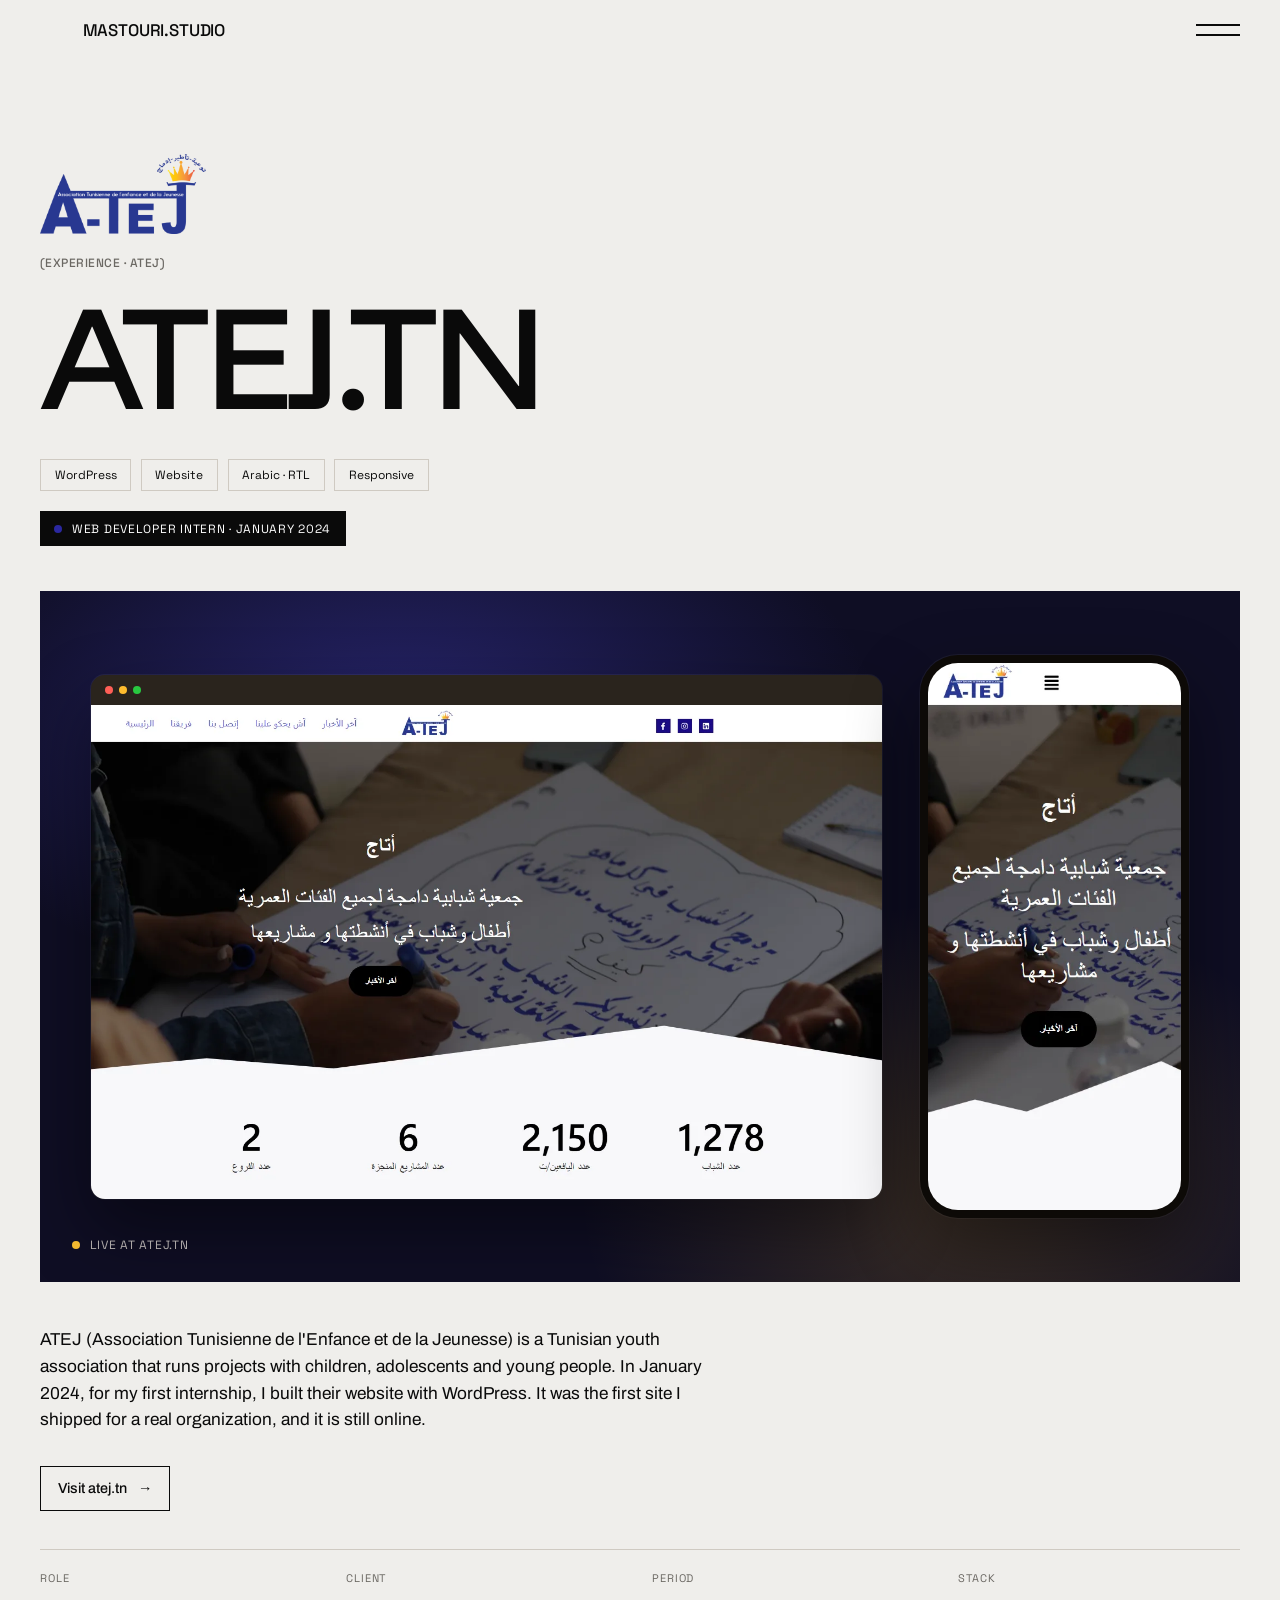
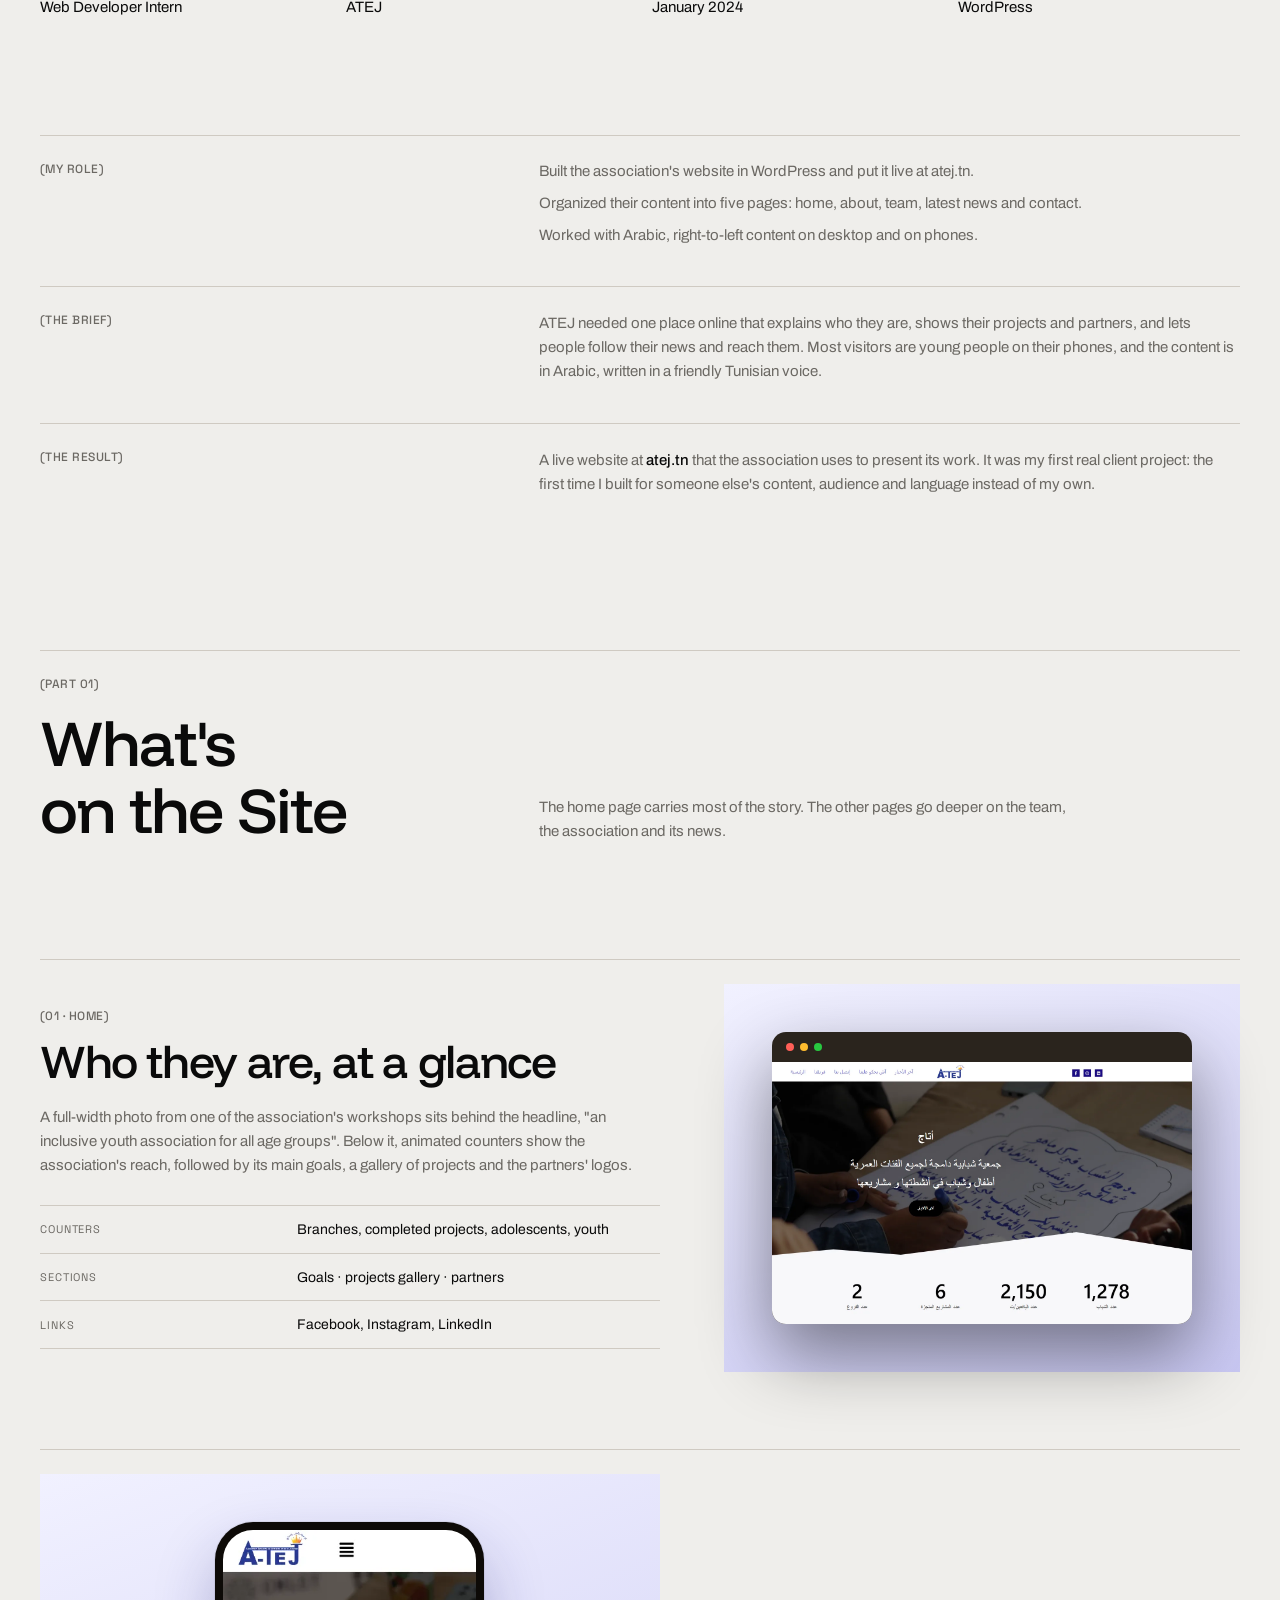
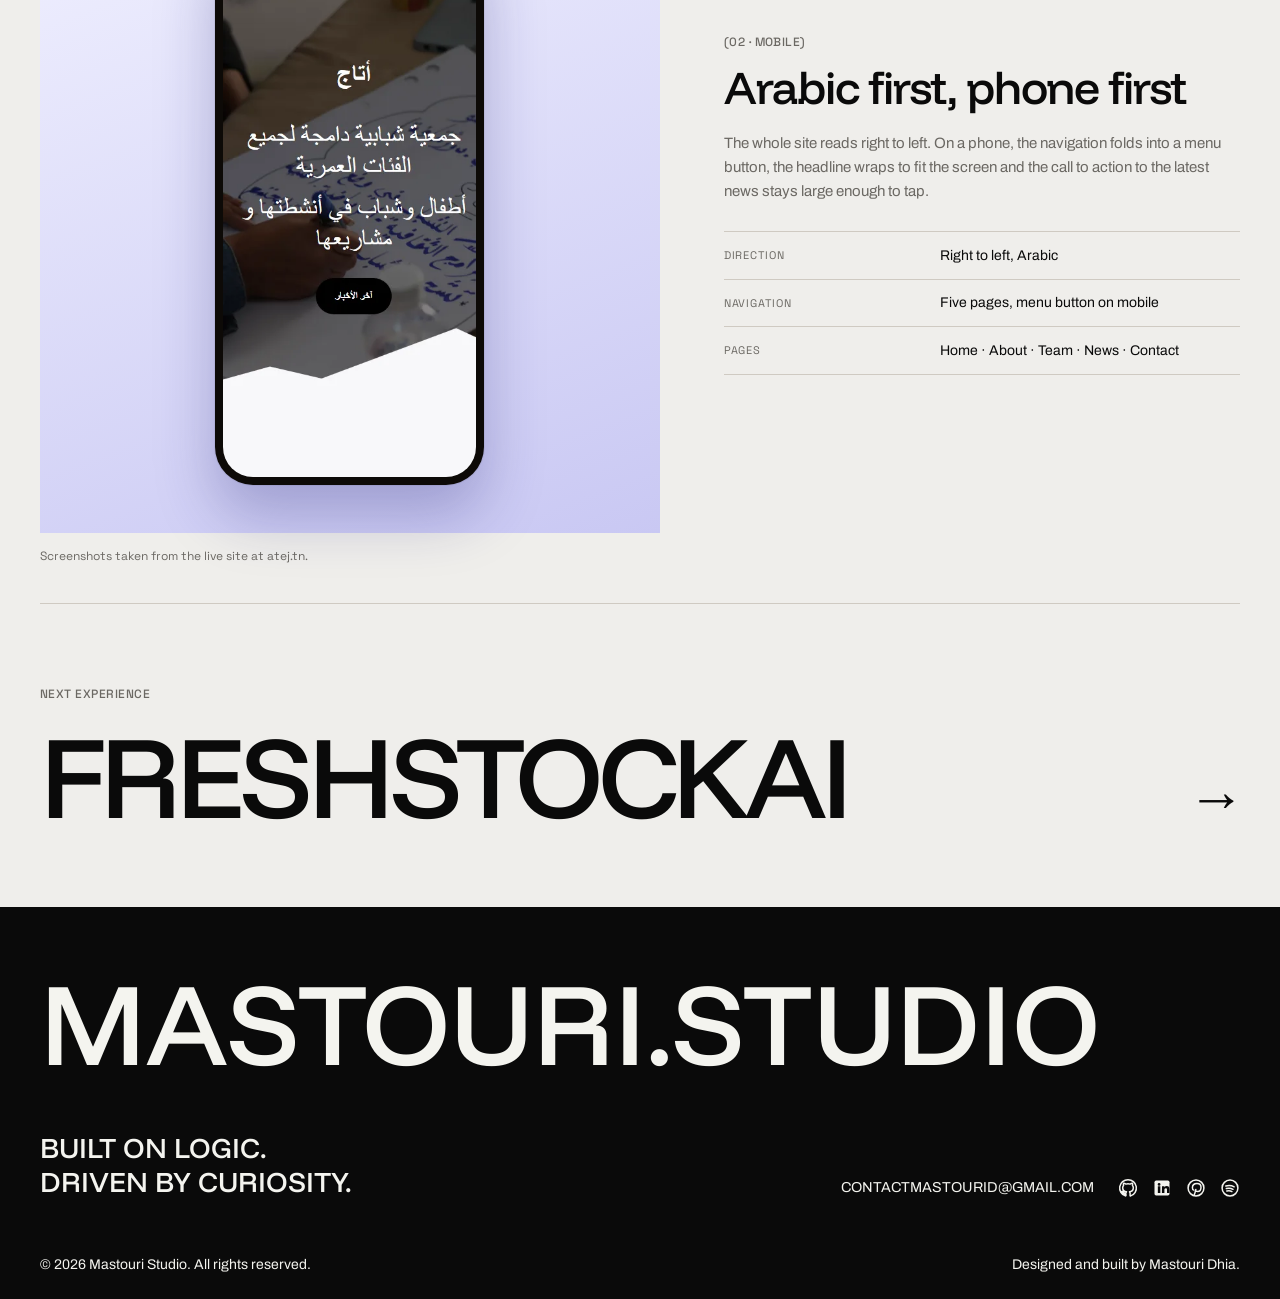
<file: work/atej/index.html>
<!DOCTYPE html>
<html lang="en">
<head>
  <meta charset="UTF-8" />
  <meta name="viewport" content="width=device-width, initial-scale=1" />
  <title>ATEJ - Case Study | Mastouri Studio</title>
  <meta name="description" content="atej.tn: the WordPress website Mastouri Dhia built for ATEJ, a Tunisian youth association, during a first internship in January 2024." />
  <link rel="icon" type="image/svg+xml" href="../../favicon.svg" />
  <link rel="canonical" href="https://mastouristudio.netlify.app/work/atej/" />

  <!-- Social sharing -->
  <meta property="og:type" content="article" />
  <meta property="og:site_name" content="Mastouri Studio" />
  <meta property="og:url" content="https://mastouristudio.netlify.app/work/atej/" />
  <meta property="og:title" content="ATEJ - Case Study" />
  <meta property="og:description" content="atej.tn: the WordPress website Mastouri Dhia built for ATEJ, a Tunisian youth association, during a first internship in January 2024." />
  <meta property="og:image" content="https://mastouristudio.netlify.app/images/social/atej.jpg" />
  <meta property="og:image:width" content="1200" />
  <meta property="og:image:height" content="630" />
  <meta name="twitter:card" content="summary_large_image" />
  <meta name="twitter:image" content="https://mastouristudio.netlify.app/images/social/atej.jpg" />

  <!-- Local fonts -->
  <link rel="preload" href="../../fonts/funnel-display.woff2" as="font" crossorigin type="font/woff2" />
  <link rel="preload" href="../../fonts/archivo.woff2" as="font" crossorigin type="font/woff2" />
  <link rel="preload" href="../../fonts/space-grotesk.woff2" as="font" crossorigin type="font/woff2" />

  <!-- Styles -->
  <link rel="stylesheet" href="../../css/styles.css" />
  <link rel="stylesheet" href="../../css/case-study.css" />
  <style>
    /* Brand colors from the A-TEJ logo: deep navy with a gold crown */
    .case-study--atej {
      --cs-brand: #2b28a0;
      --cs-film-bg: #0f0e24;
    }
    .case-study--atej .cs-film::before {
      background: radial-gradient(closest-side, rgba(75, 71, 220, .4), transparent);
    }
    .case-study--atej .cs-film::after {
      background: radial-gradient(closest-side, rgba(242, 184, 48, .2), transparent);
    }
    .case-study--atej .cs-live-dot {
      background: #f2b830;
      box-shadow: 0 0 0 0 rgba(242, 184, 48, .6);
    }
    /* Browser and phone side by side on the dark stage */
    .case-study--atej .cs-film .device--browser {
      flex: 1 1 auto;
      min-width: 0;
      width: auto;
      margin-inline: 0;
    }
    .case-study--atej .cs-system__media {
      background: linear-gradient(160deg, #f1f1ff 0%, #c9c8f3 100%);
      padding: clamp(2rem, 4vw, 3rem);
    }
    .case-study--atej .cs-system__media .device--browser img { width: 100%; }
    .case-study--atej .cs-system__media .device--phone { box-shadow: 0 30px 60px rgba(30, 27, 110, .28), 0 0 0 1px rgba(0, 0, 0, .06); }
    @media (max-width: 760px) {
      .case-study--atej .cs-film .device--phone { display: none; }
      .case-study--atej .cs-film .device--browser { width: 100%; }
    }
  </style>
  <!-- Analytics (Umami, cookie-free). Counts only on data-domains, so local testing is ignored -->
  <script defer src="https://cloud.umami.is/script.js" data-website-id="afde05f1-8b65-4721-976c-ca45010f0aeb" data-domains="mastouristudio.netlify.app"></script>
</head>
<body class="case-study case-study--atej">
  <a class="skip-link" href="#main">Skip to content</a>

  <!-- ===== Navigation ===== -->
  <header class="site-nav" data-nav>
    <div class="container nav-inner">
      <a href="../../" class="nav-logo" aria-label="Mastouri's Studio home">
        MASTOURI.STUDIO
      </a>
      <button class="nav-toggle" data-menu-toggle aria-expanded="false" aria-controls="site-menu" aria-label="Open menu">
        <span></span><span></span>
      </button>
    </div>
  </header>

  <!-- ===== Full-screen menu overlay ===== -->
  <div class="menu-scrim" data-menu-scrim></div>
  <nav class="site-menu" id="site-menu" data-menu aria-hidden="true">
    <div class="container">
      <ul class="menu-list">
        <li><a href="../../#top" data-menu-link data-hw><span class="hw-text" data-hw-text>Home</span></a></li>
        <li><a href="../../#experience" data-menu-link data-hw><span class="hw-text" data-hw-text>Experience</span></a></li>
        <li><a href="../../#projects" data-menu-link data-hw><span class="hw-text" data-hw-text>Projects</span></a></li>
        <li><a href="../../#certificates" data-menu-link data-hw><span class="hw-text" data-hw-text>Certificates</span></a></li>
        <li><a href="../../#outside" data-menu-link data-hw><span class="hw-text" data-hw-text>Outside the Frame</span></a></li>
        <li><a href="../../#contact-form" data-menu-link data-hw><span class="hw-text" data-hw-text>Contact</span></a></li>
      </ul>
      <div class="menu-foot">
        <a href="mailto:contactmastourid@gmail.com" class="menu-email" data-menu-link>contactmastourid@gmail.com</a>
        <a href="../../Dhiaeddine_Mastouri_CV.pdf" class="menu-email" target="_blank" rel="noopener" data-menu-link>View my CV &nearr;</a>
      </div>
    </div>
  </nav>

  <main id="main" class="cs-main">

    <!-- ===== HERO ===== -->
    <section class="container" id="top">
      <img class="cs-brandmark cs-brandmark--wide" src="../../images/projects/atej/atej-logo.png" alt="ATEJ logo" width="1024" height="497" />
      <p class="cs-kicker">(Experience · ATEJ)</p>
      <h1 class="cs-title">atej.tn</h1>
      <ul class="cs-chips" aria-label="Disciplines">
        <li>WordPress</li>
        <li>Website</li>
        <li>Arabic · RTL</li>
        <li>Responsive</li>
      </ul>
      <p class="cs-award">Web Developer Intern · January 2024</p>

      <div class="cs-film" aria-label="The atej.tn home page on desktop and on a phone">
        <div class="device device--browser">
          <img src="../../images/projects/atej/home.webp" alt="atej.tn on desktop: Arabic navigation, the A-TEJ logo, a hero photo of young people writing on a poster, and counters for branches, projects, adolescents and youth" width="1440" height="900" />
        </div>
        <div class="device device--phone">
          <img src="../../images/projects/atej/home-mobile.png" alt="atej.tn on a phone: the logo, a menu button and the hero headline wrapped over several lines" width="390" height="844" />
        </div>
        <p class="cs-film__caption"><span class="cs-live-dot" aria-hidden="true"></span>Live at atej.tn</p>
      </div>

      <p class="cs-lead">
        ATEJ (Association Tunisienne de l'Enfance et de la Jeunesse) is a Tunisian youth association that runs
        projects with children, adolescents and young people. In January 2024, for my first internship, I built
        their website with WordPress. It was the first site I shipped for a real organization, and it is still online.
      </p>
      <a class="cs-btn" href="https://atej.tn" target="_blank" rel="noopener">Visit atej.tn <span aria-hidden="true">&rarr;</span></a>
    </section>

    <!-- ===== META ===== -->
    <section class="container cs-section--tight">
      <dl class="cs-meta">
        <div><dt>Role</dt><dd>Web Developer Intern</dd></div>
        <div><dt>Client</dt><dd>ATEJ</dd></div>
        <div><dt>Period</dt><dd>January 2024</dd></div>
        <div><dt>Stack</dt><dd>WordPress</dd></div>
      </dl>
    </section>

    <!-- ===== ROLE / PROBLEM / RESULT ===== -->
    <section class="container cs-section">
      <div class="cs-split cs-reveal">
        <p class="cs-kicker">(My Role)</p>
        <ul class="cs-list">
          <li>Built the association's website in WordPress and put it live at atej.tn.</li>
          <li>Organized their content into five pages: home, about, team, latest news and contact.</li>
          <li>Worked with Arabic, right-to-left content on desktop and on phones.</li>
        </ul>
      </div>
      <div class="cs-split cs-reveal" style="margin-top:2.5rem">
        <p class="cs-kicker">(The Brief)</p>
        <p class="cs-body">ATEJ needed one place online that explains who they are, shows their projects and partners, and lets people follow their news and reach them. Most visitors are young people on their phones, and the content is in Arabic, written in a friendly Tunisian voice.</p>
      </div>
      <div class="cs-split cs-reveal" style="margin-top:2.5rem">
        <p class="cs-kicker">(The Result)</p>
        <p class="cs-body">A live website at <strong>atej.tn</strong> that the association uses to present its work. It was my first real client project: the first time I built for someone else's content, audience and language instead of my own.</p>
      </div>
    </section>

    <!-- ===== PART 01 · THE SITE ===== -->
    <section class="container cs-section">
      <div class="cs-part cs-reveal">
        <p class="cs-kicker">(Part 01)</p>
        <h2 class="cs-h2 cs-h2--xl">What's<br />on the Site</h2>
        <p class="cs-body">The home page carries most of the story. The other pages go deeper on the team, the association and its news.</p>
      </div>
    </section>

    <section class="container cs-section--tight">
      <article class="cs-system cs-reveal">
        <div class="cs-system__copy">
          <p class="cs-kicker">(01 · Home)</p>
          <h3 class="cs-h2">Who they are, at a glance</h3>
          <p class="cs-body">A full-width photo from one of the association's workshops sits behind the headline, "an inclusive youth association for all age groups". Below it, animated counters show the association's reach, followed by its main goals, a gallery of projects and the partners' logos.</p>
          <dl class="cs-facts">
            <div><dt>Counters</dt><dd>Branches, completed projects, adolescents, youth</dd></div>
            <div><dt>Sections</dt><dd>Goals · projects gallery · partners</dd></div>
            <div><dt>Links</dt><dd>Facebook, Instagram, LinkedIn</dd></div>
          </dl>
        </div>
        <div class="cs-system__media">
          <div class="device device--browser"><img src="../../images/projects/atej/home.webp" alt="atej.tn home page on desktop with the hero photo and four counters" width="1440" height="900" loading="lazy" /></div>
        </div>
      </article>
    </section>

    <section class="container cs-section--tight">
      <article class="cs-system cs-system--flip cs-reveal">
        <div class="cs-system__copy">
          <p class="cs-kicker">(02 · Mobile)</p>
          <h3 class="cs-h2">Arabic first, phone first</h3>
          <p class="cs-body">The whole site reads right to left. On a phone, the navigation folds into a menu button, the headline wraps to fit the screen and the call to action to the latest news stays large enough to tap.</p>
          <dl class="cs-facts">
            <div><dt>Direction</dt><dd>Right to left, Arabic</dd></div>
            <div><dt>Navigation</dt><dd>Five pages, menu button on mobile</dd></div>
            <div><dt>Pages</dt><dd>Home · About · Team · News · Contact</dd></div>
          </dl>
        </div>
        <div class="cs-system__media">
          <div class="device device--phone"><img src="../../images/projects/atej/home-mobile.png" alt="atej.tn home page on a phone" width="390" height="844" loading="lazy" /></div>
        </div>
      </article>
      <p class="cs-note">Screenshots taken from the live site at atej.tn.</p>
    </section>

    <!-- ===== NEXT ===== -->
    <section class="container">
      <a class="cs-next" href="../freshstockai/">
        <span class="cs-kicker">Next Experience</span>
        <span class="cs-next__title">FreshStockAI <span class="cs-next__arrow" aria-hidden="true">&rarr;</span></span>
      </a>
    </section>

    <!-- ===== FOOTER ===== -->
    <footer id="contact" class="footer">
      <div class="container footer-container">
        <a class="footer-wordmark" href="../../" aria-label="Mastouri Studio home">
          MASTOURI.STUDIO
        </a>
        <div class="footer-main">
          <p class="footer-cta">Built on logic.<br />Driven by curiosity.</p>
          <div class="footer-links">
            <a href="mailto:contactmastourid@gmail.com" class="footer-email">CONTACTMASTOURID@GMAIL.COM</a>
            <nav class="footer-socials" aria-label="Social media">

              <a href="https://github.com/mastouridhia" aria-label="GitHub" target="_blank" rel="noopener noreferrer">
                <svg viewBox="0 0 24 24" aria-hidden="true"><path d="M12 2a10 10 0 0 0-3.16 19.49c.5.09.68-.22.68-.48v-1.7c-2.78.6-3.37-1.18-3.37-1.18-.45-1.15-1.11-1.46-1.11-1.46-.91-.62.07-.61.07-.61 1 .07 1.53 1.03 1.53 1.03.89 1.52 2.34 1.08 2.91.83.09-.65.35-1.08.64-1.33-2.22-.25-4.56-1.11-4.56-4.94 0-1.09.39-1.98 1.03-2.68-.1-.25-.45-1.27.1-2.65 0 0 .84-.27 2.75 1.02a9.57 9.57 0 0 1 5 0c1.91-1.29 2.75-1.02 2.75-1.02.55 1.38.2 2.4.1 2.65.64.7 1.03 1.59 1.03 2.68 0 3.84-2.34 4.69-4.57 4.94.36.31.68.92.68 1.85v2.57c0 .27.18.58.69.48A10 10 0 0 0 12 2Z" /></svg>
              </a>
              <a href="https://www.linkedin.com/in/mastouri-dhia" aria-label="LinkedIn" target="_blank" rel="noopener noreferrer">
                <svg viewBox="0 0 24 24" aria-hidden="true"><rect x="3" y="3" width="18" height="18" rx="2" /><path class="footer-icon-cutout" d="M7 10h3v8H7zm1.5-4a1.7 1.7 0 1 0 0 3.4 1.7 1.7 0 0 0 0-3.4ZM12 10h2.9v1.1a3.2 3.2 0 0 1 2.7-1.4c2.3 0 3.4 1.4 3.4 4V18h-3v-3.8c0-1.2-.3-2-1.5-2s-1.6.9-1.6 2V18h-3z" /></svg>
              </a>

              <a href="https://www.pinterest.com/dhiamastouri30/" aria-label="Pinterest" target="_blank" rel="noopener noreferrer">
                <svg viewBox="0 0 24 24" aria-hidden="true"><circle cx="12" cy="12" r="9.5" /><path d="M10 20c1-2.2 1.3-4.3 1.8-6.3m-.4 1c.5 1 1.4 1.5 2.6 1.5 2.4 0 4-2.2 4-5.2 0-2.5-1.8-4.4-4.8-4.4-3.5 0-5.5 2.3-5.5 5 0 1.3.5 2.5 1.6 2.9" /></svg>
              </a>
              <a href="https://open.spotify.com/user/315sq3ebs6kro6jbhpxjwou44ooe" aria-label="Spotify" target="_blank" rel="noopener noreferrer">
                <svg viewBox="0 0 24 24" aria-hidden="true"><circle cx="12" cy="12" r="9.5" /><path d="M7 9.6c3.3-1 7-.7 10 1M7.6 12.7c2.7-.8 5.6-.5 8 .9M8.2 15.6c2.1-.6 4.3-.4 6.1.7" /></svg>
              </a>

            </nav>
          </div>
        </div>
        <div class="footer-meta">
          <p class="footer-copy">© 2026 Mastouri Studio. All rights reserved.</p>
          <p class="footer-credit">Designed and built by Mastouri Dhia.</p>
        </div>
      </div>
    </footer>
  </main>

  <script src="../../js/main.js"></script>
</body>
</html>
</file>
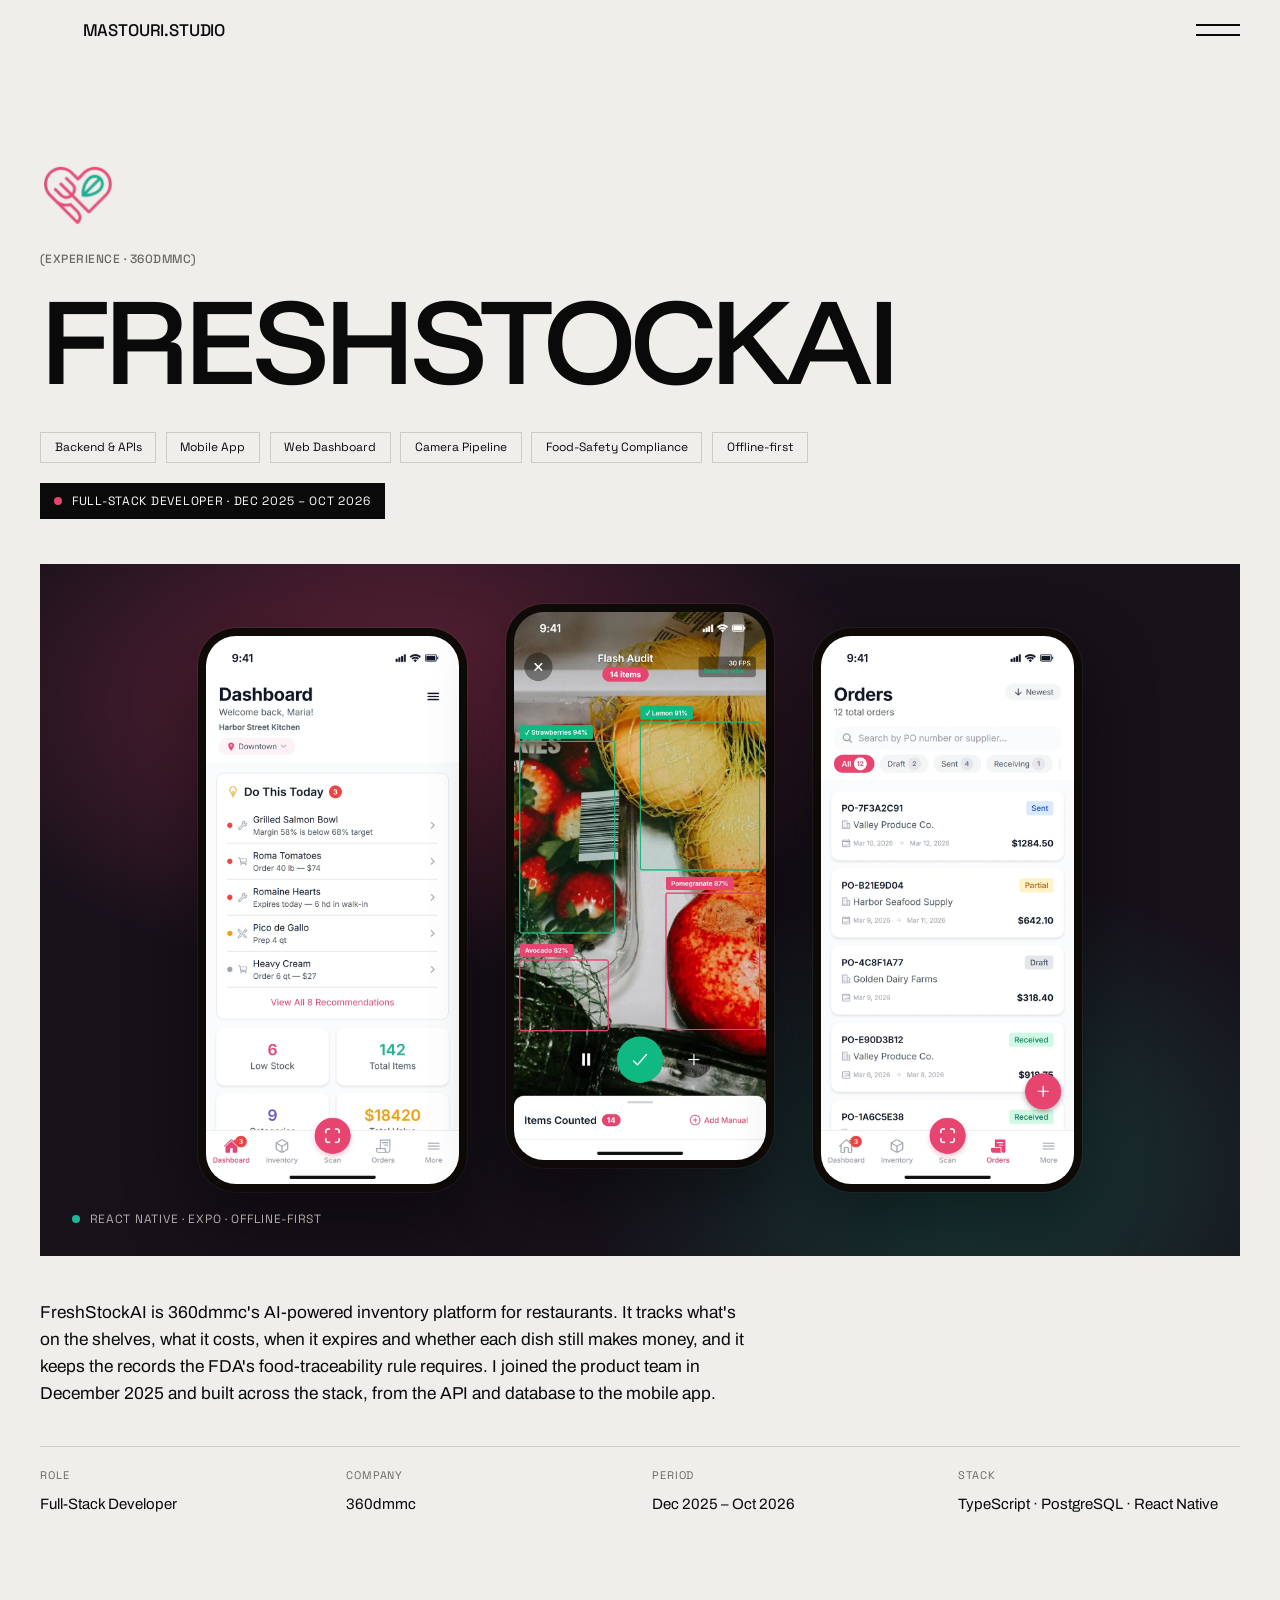
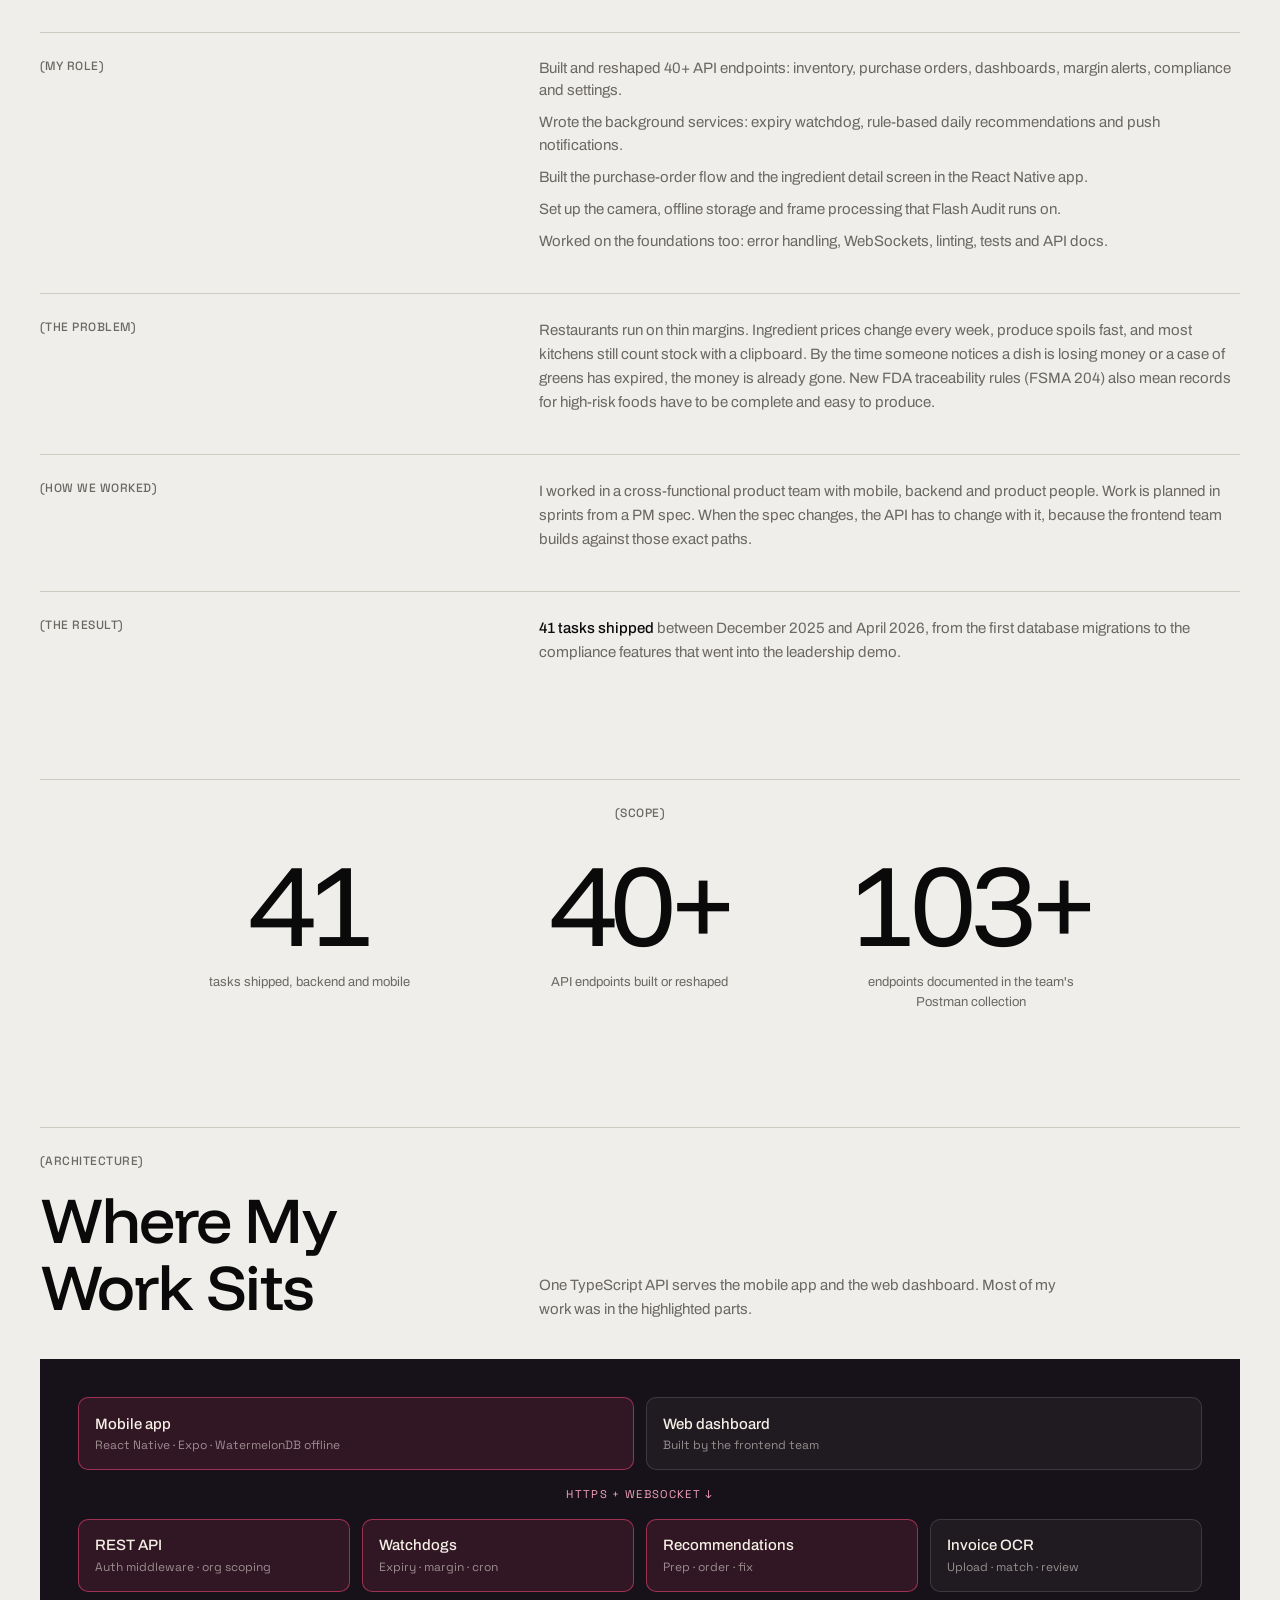
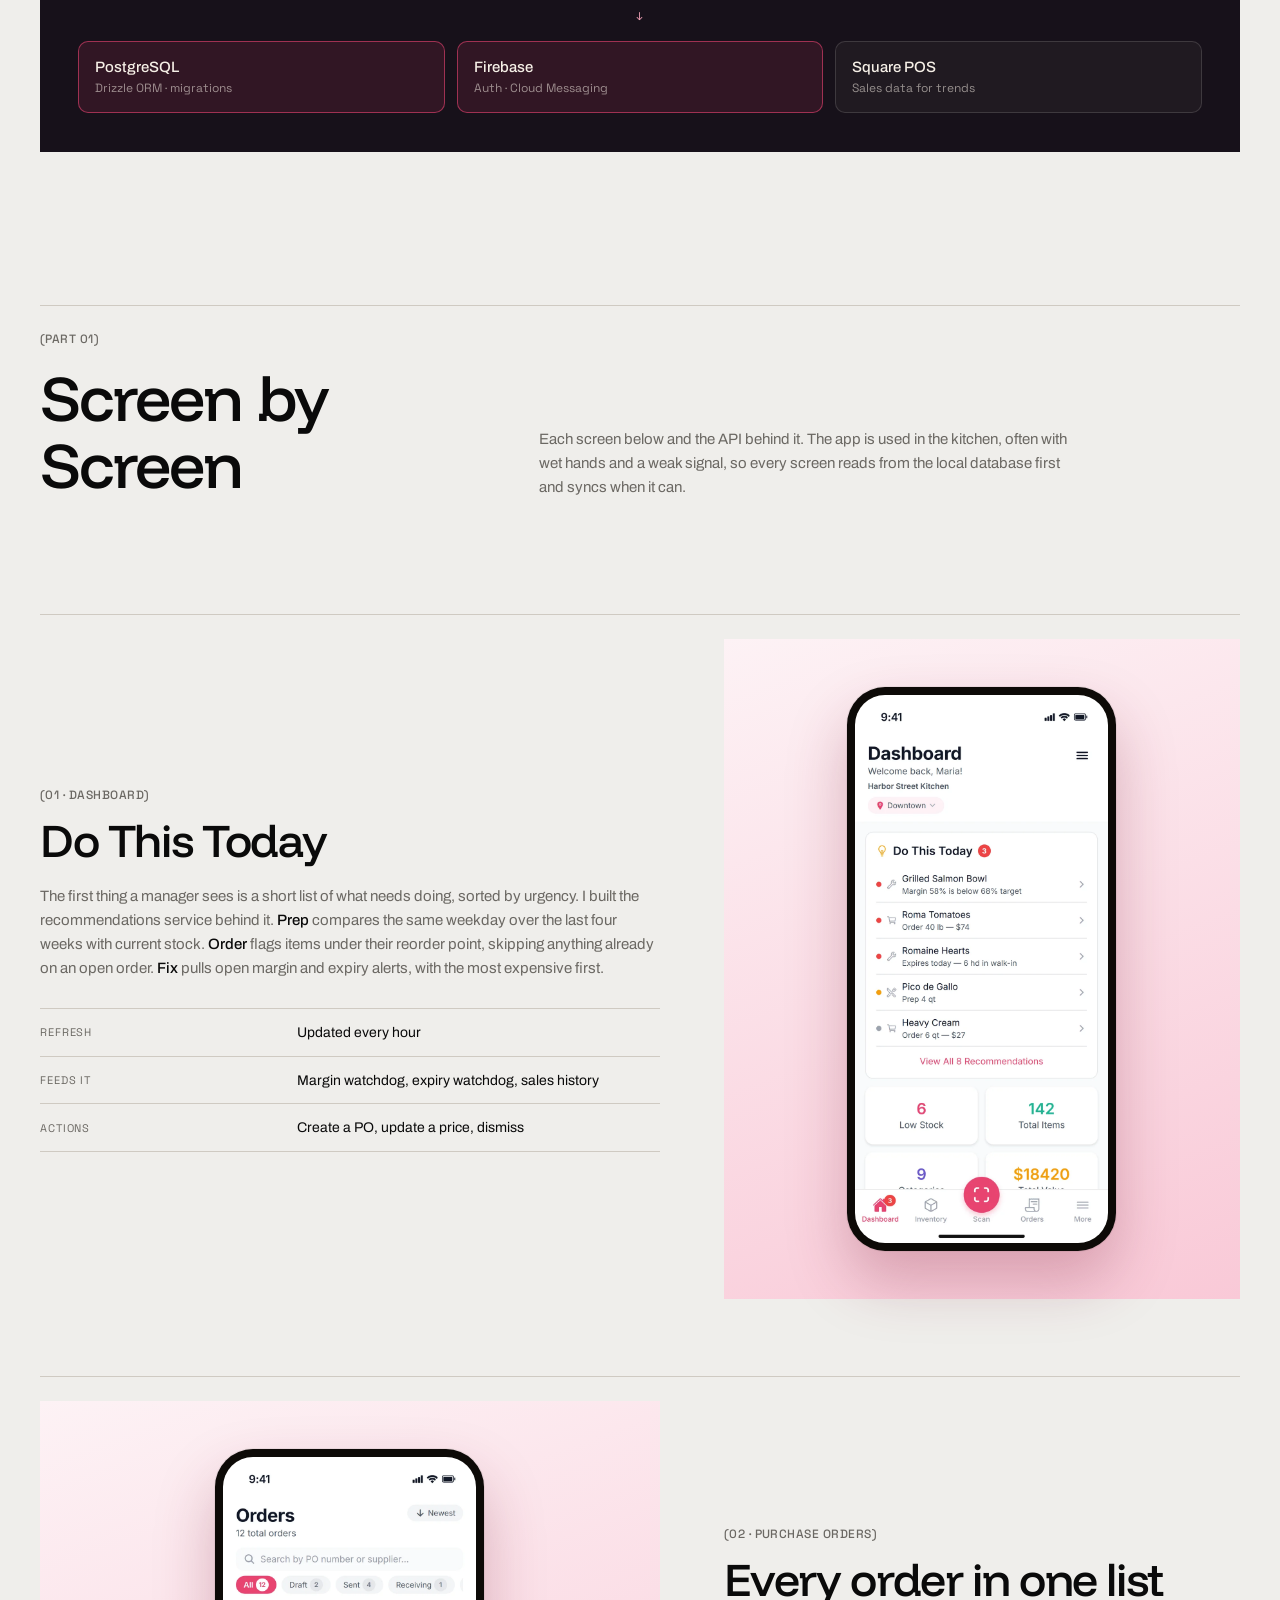
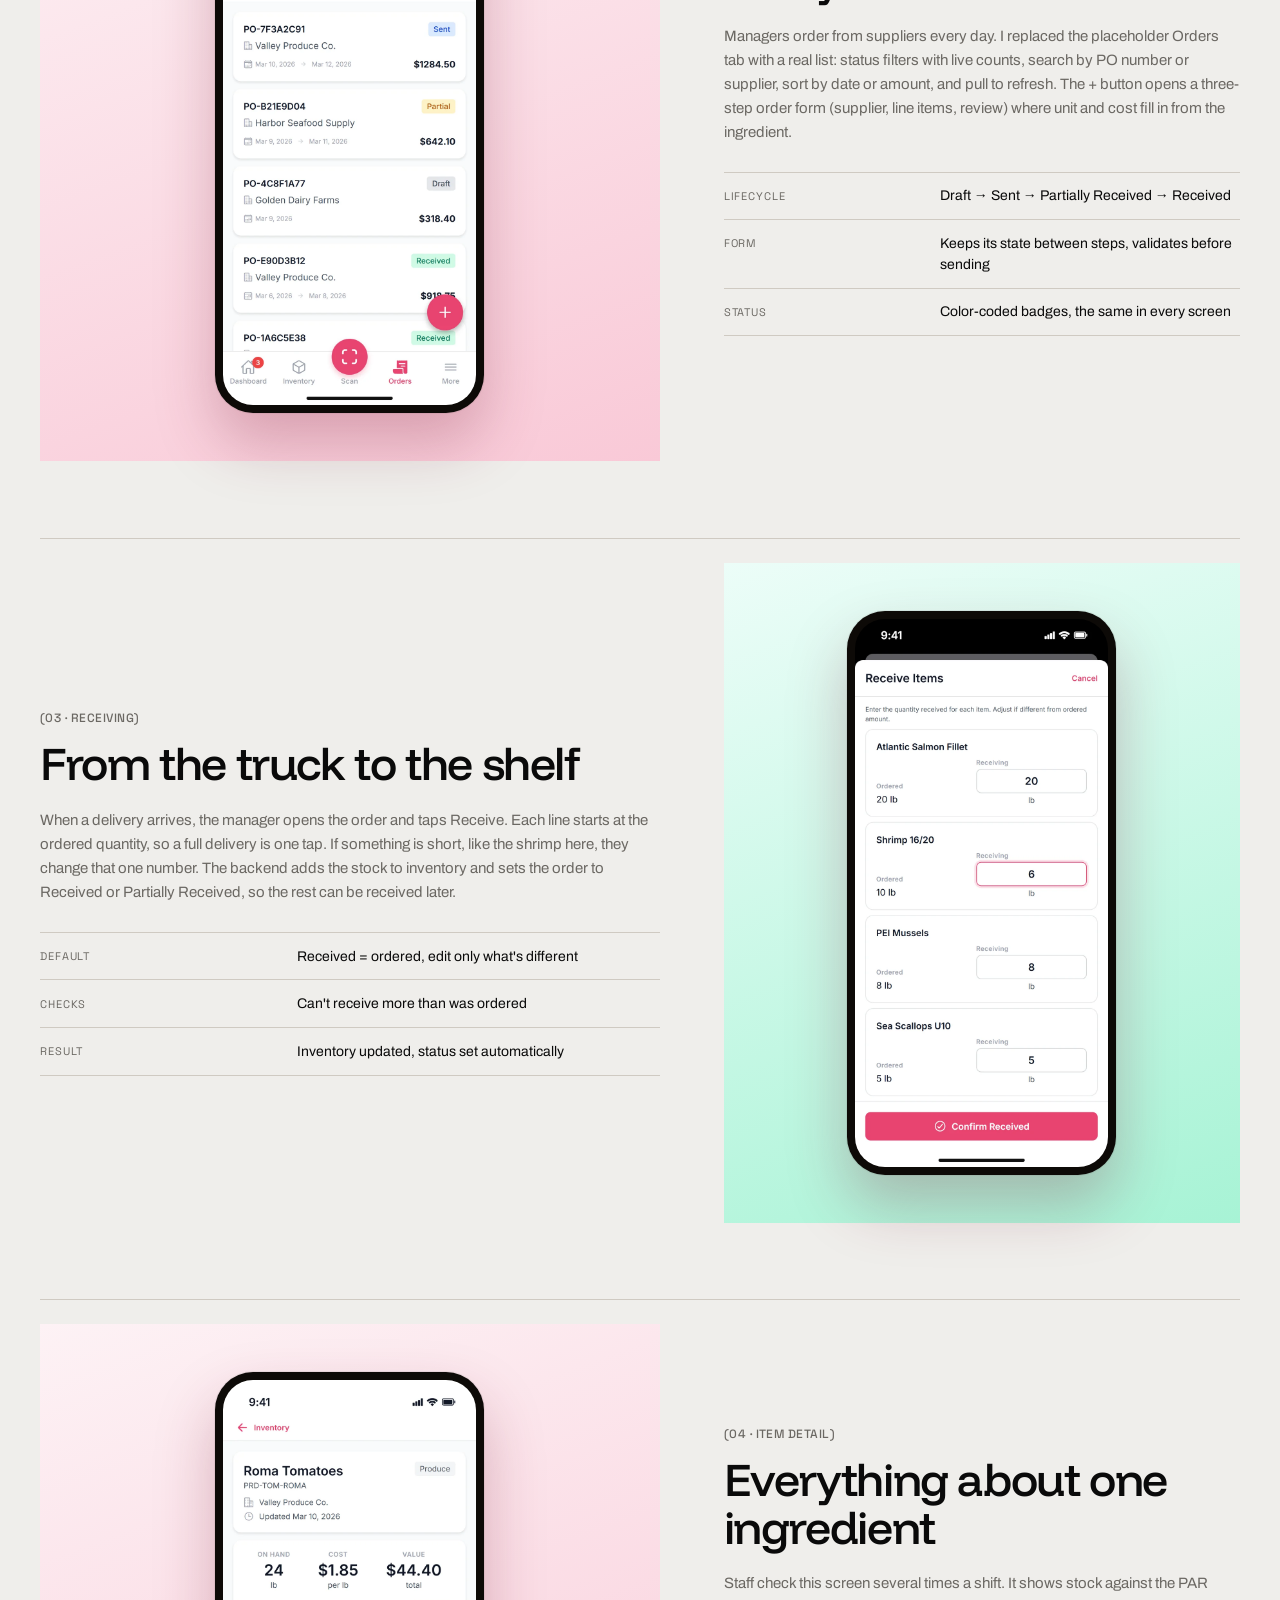
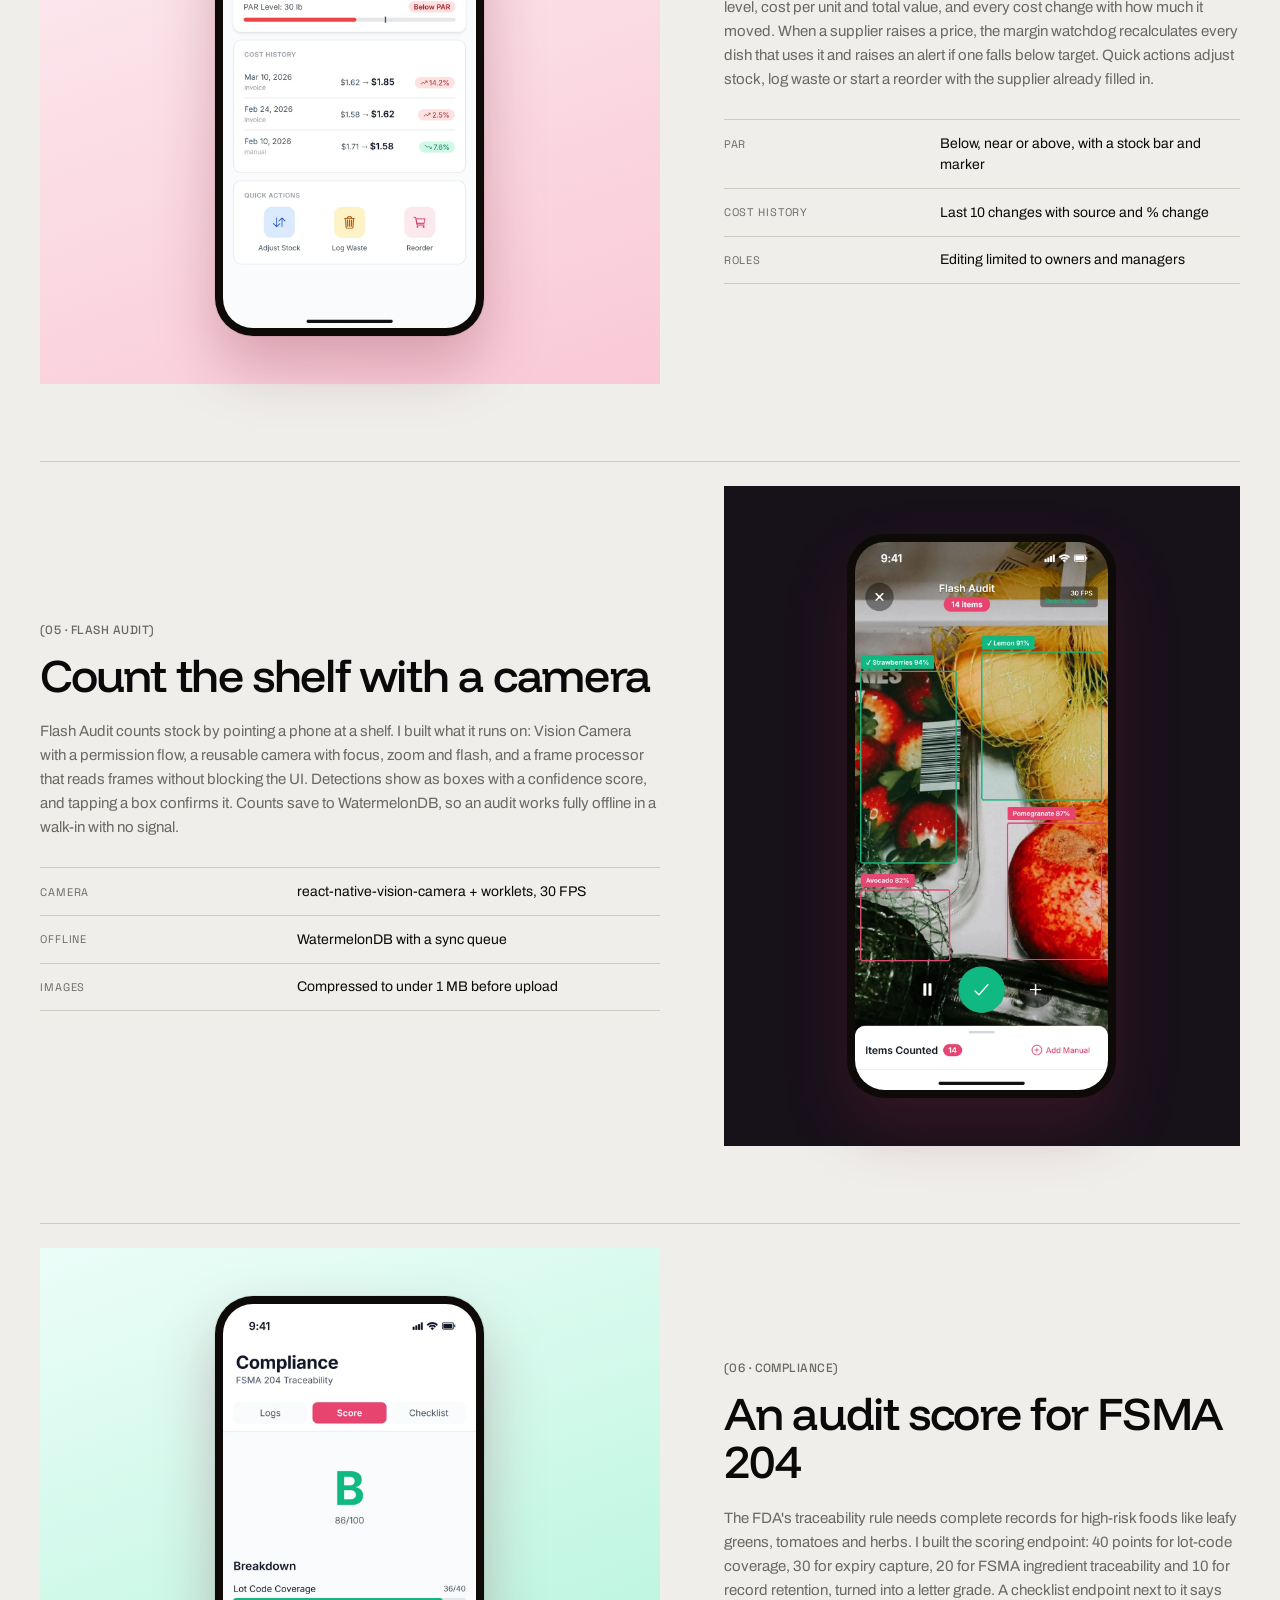
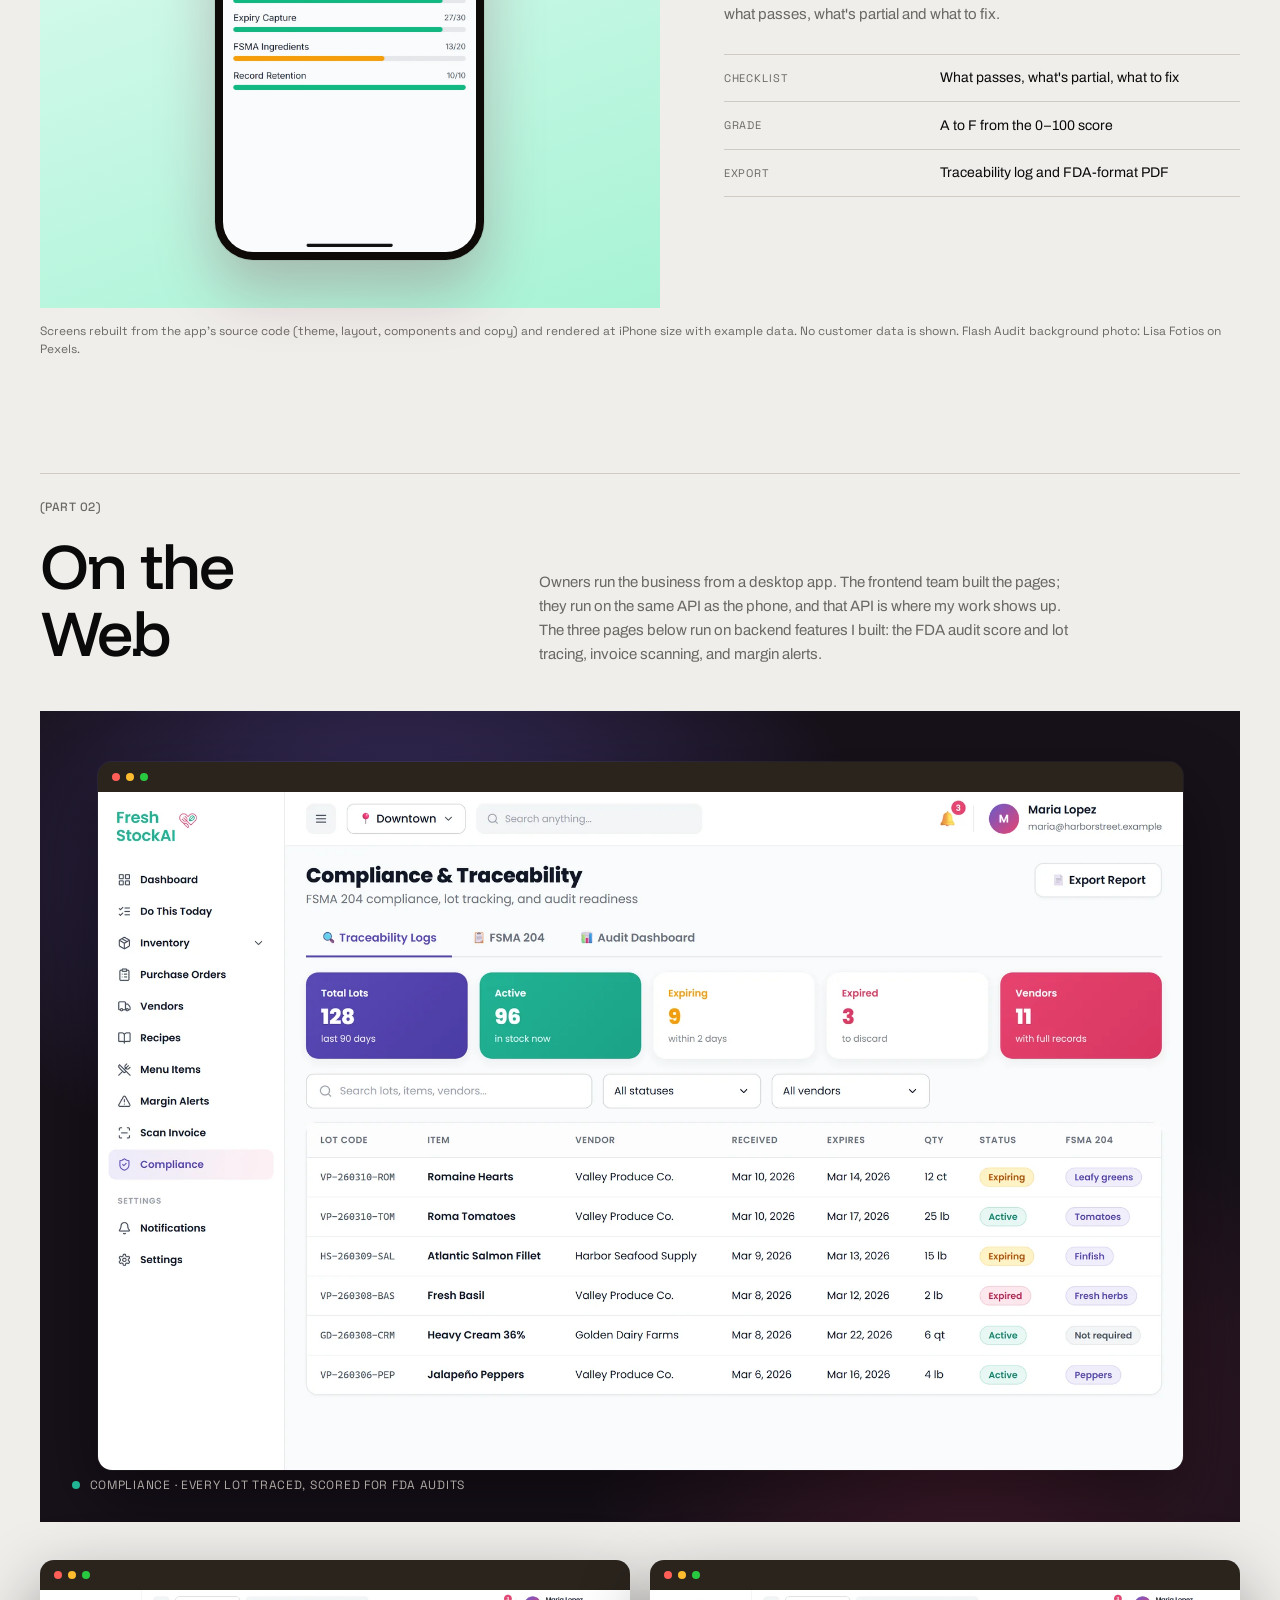
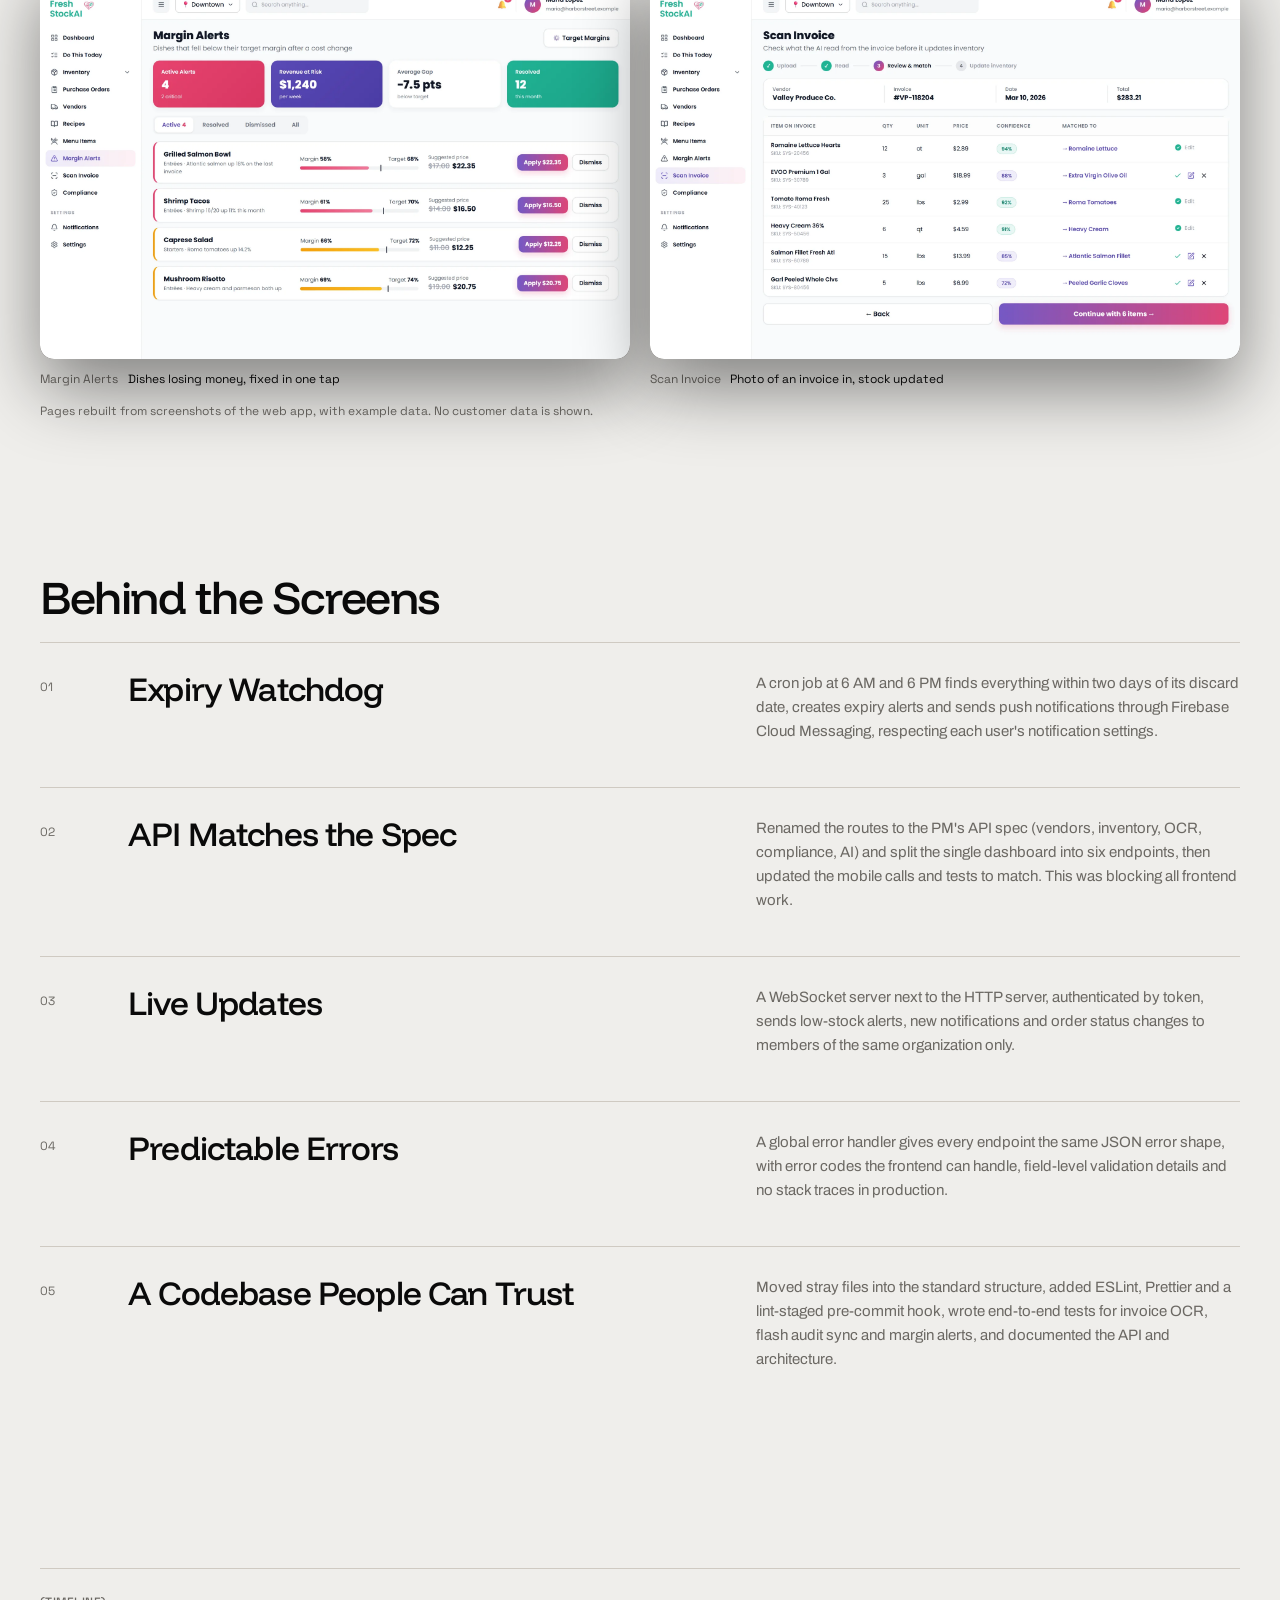
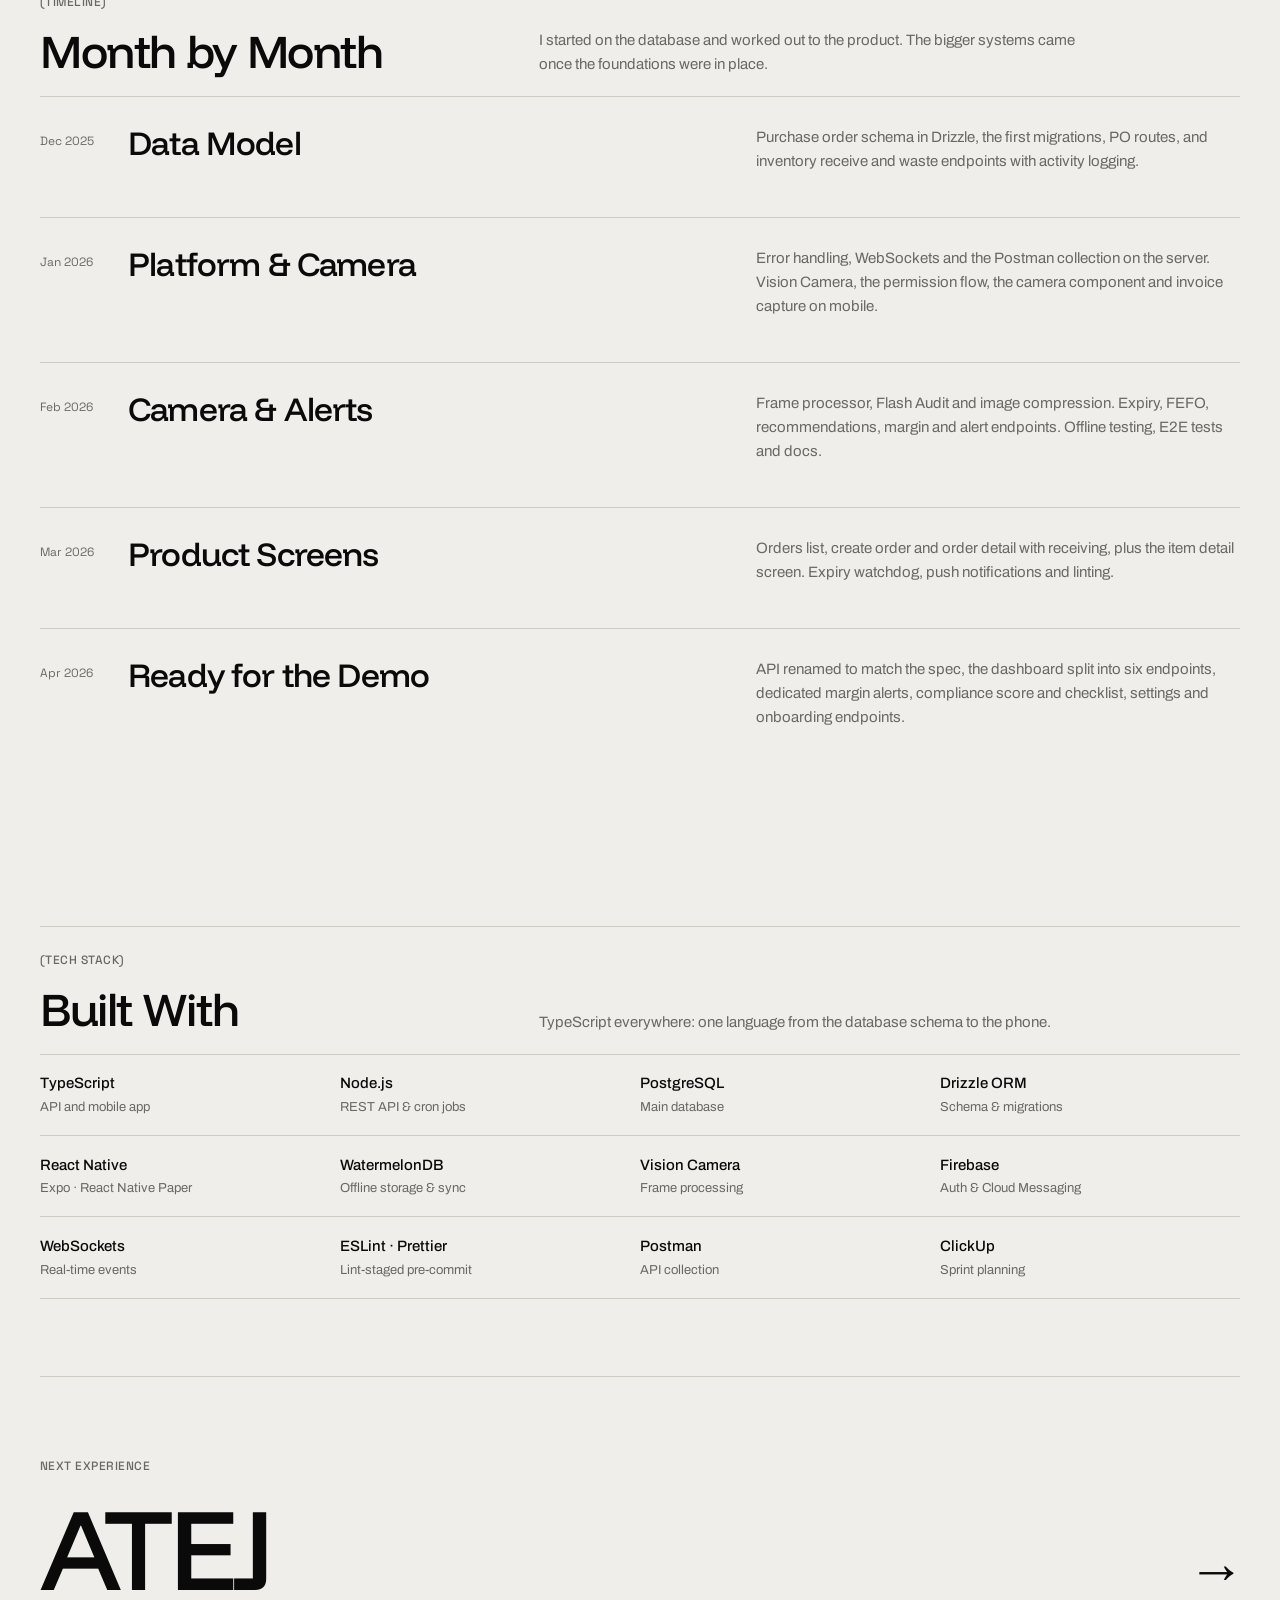
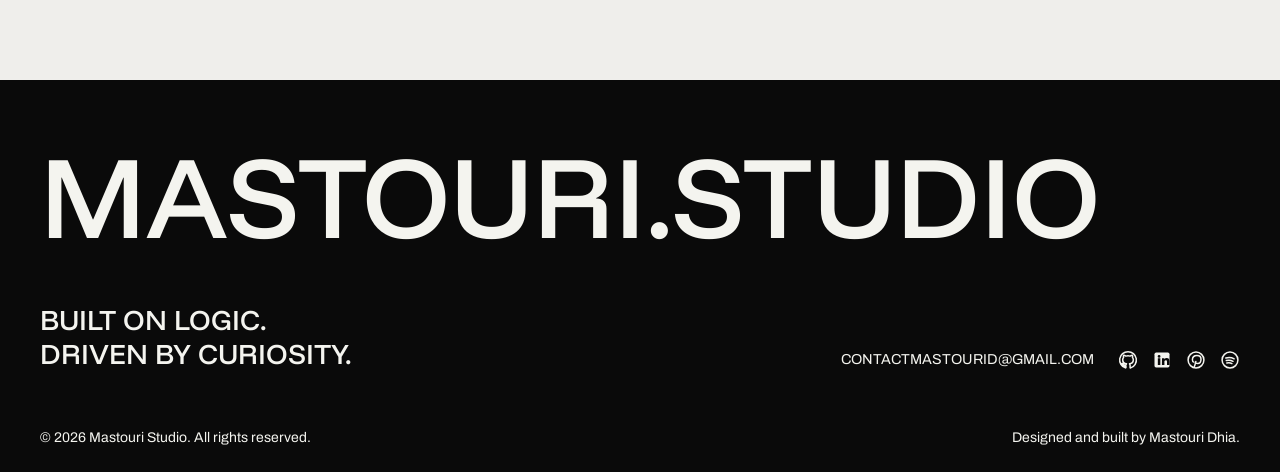
<file: work/freshstockai/index.html>
<!DOCTYPE html>
<html lang="en">
<head>
  <meta charset="UTF-8" />
  <meta name="viewport" content="width=device-width, initial-scale=1" />
  <title>FreshStockAI - Case Study | Mastouri Studio</title>
  <meta name="description" content="FreshStockAI at 360dmmc: an AI inventory and food-safety platform for restaurants. Mastouri Dhia's work as a full-stack developer across the TypeScript API, PostgreSQL schema and React Native app." />
  <link rel="icon" type="image/png" href="../../images/projects/freshstockai/freshstockai-logo.png" />
  <link rel="canonical" href="https://mastouristudio.netlify.app/work/freshstockai/" />

  <!-- Social sharing -->
  <meta property="og:type" content="article" />
  <meta property="og:site_name" content="Mastouri Studio" />
  <meta property="og:url" content="https://mastouristudio.netlify.app/work/freshstockai/" />
  <meta property="og:title" content="FreshStockAI - Case Study" />
  <meta property="og:description" content="FreshStockAI at 360dmmc: an AI inventory and food-safety platform for restaurants. Mastouri Dhia's work as a full-stack developer across the TypeScript API, PostgreSQL schema and React Native app." />
  <meta property="og:image" content="https://mastouristudio.netlify.app/images/social/freshstockai.jpg" />
  <meta property="og:image:width" content="1200" />
  <meta property="og:image:height" content="630" />
  <meta name="twitter:card" content="summary_large_image" />
  <meta name="twitter:image" content="https://mastouristudio.netlify.app/images/social/freshstockai.jpg" />

  <!-- Local fonts -->
  <link rel="preload" href="../../fonts/funnel-display.woff2" as="font" crossorigin type="font/woff2" />
  <link rel="preload" href="../../fonts/archivo.woff2" as="font" crossorigin type="font/woff2" />
  <link rel="preload" href="../../fonts/space-grotesk.woff2" as="font" crossorigin type="font/woff2" />

  <!-- Styles -->
  <link rel="stylesheet" href="../../css/styles.css" />
  <link rel="stylesheet" href="../../css/case-study.css" />
  <style>
    /* Brand colors from the app's theme (mobile/src/theme): pink #E84471, green #21B495, blue #6A5ACD */
    .case-study--freshstockai {
      --cs-brand: #e84471;
      --cs-film-bg: #17111a;
    }
    .case-study--freshstockai .cs-title {
      font-size: clamp(2.5rem, 9.5vw, 9rem);
      overflow-wrap: anywhere;
    }
    .case-study--freshstockai .cs-film::before {
      background: radial-gradient(closest-side, rgba(232, 68, 113, .38), transparent);
    }
    .case-study--freshstockai .cs-film::after {
      background: radial-gradient(closest-side, rgba(33, 180, 149, .26), transparent);
    }
    .case-study--freshstockai .cs-live-dot {
      background: #21b495;
      box-shadow: 0 0 0 0 rgba(33, 180, 149, .6);
    }
    .case-study--freshstockai .cs-film .device--phone:nth-child(2) { transform: translateY(-1.5rem); }
    /* Screens sit on a soft brand panel inside each system row */
    .case-study--freshstockai .cs-system__media {
      background: linear-gradient(160deg, #fdf2f5 0%, #f9c9d7 100%);
      padding-block: clamp(2rem, 4vw, 3rem);
    }
    .case-study--freshstockai .cs-system__media--green { background: linear-gradient(160deg, #ecfdf8 0%, #a7f3d5 100%); }
    .case-study--freshstockai .cs-system__media--dark { background: #17111a; }
    .case-study--freshstockai .cs-system__media .device--phone { box-shadow: 0 30px 60px rgba(125, 31, 59, .28), 0 0 0 1px rgba(0, 0, 0, .06); }
    .case-study--freshstockai .cs-arch { background: #17111a; }
    .case-study--freshstockai .cs-arch__node--hot {
      border-color: rgba(232, 68, 113, .6);
      background: rgba(232, 68, 113, .12);
    }
    .case-study--freshstockai .cs-arch__link { color: #f5a3b9; }
    /* The web app leads with the brand purple (#6A5ACD) and purple-to-pink gradients */
    .case-study--freshstockai .fs-film--web::before {
      background: radial-gradient(closest-side, rgba(106, 90, 205, .45), transparent);
    }
    .case-study--freshstockai .fs-film--web::after {
      background: radial-gradient(closest-side, rgba(232, 68, 113, .22), transparent);
    }
    .case-study--freshstockai .cs-gallery .device--browser { max-width: none; }
    @media (max-width: 760px) {
      .case-study--freshstockai .cs-film .device--phone:nth-child(2) { transform: none; }
      .case-study--freshstockai .cs-film .device--phone:nth-child(3) { display: none; }
    }
  </style>
  <!-- Analytics (Umami, cookie-free). Counts only on data-domains, so local testing is ignored -->
  <script defer src="https://cloud.umami.is/script.js" data-website-id="afde05f1-8b65-4721-976c-ca45010f0aeb" data-domains="mastouristudio.netlify.app"></script>
</head>
<body class="case-study case-study--freshstockai">
  <a class="skip-link" href="#main">Skip to content</a>

  <!-- ===== Navigation ===== -->
  <header class="site-nav" data-nav>
    <div class="container nav-inner">
      <a href="../../" class="nav-logo" aria-label="Mastouri's Studio home">
        MASTOURI.STUDIO
      </a>
      <button class="nav-toggle" data-menu-toggle aria-expanded="false" aria-controls="site-menu" aria-label="Open menu">
        <span></span><span></span>
      </button>
    </div>
  </header>

  <!-- ===== Full-screen menu overlay ===== -->
  <div class="menu-scrim" data-menu-scrim></div>
  <nav class="site-menu" id="site-menu" data-menu aria-hidden="true">
    <div class="container">
      <ul class="menu-list">
        <li><a href="../../#top" data-menu-link data-hw><span class="hw-text" data-hw-text>Home</span></a></li>
        <li><a href="../../#experience" data-menu-link data-hw><span class="hw-text" data-hw-text>Experience</span></a></li>
        <li><a href="../../#projects" data-menu-link data-hw><span class="hw-text" data-hw-text>Projects</span></a></li>
        <li><a href="../../#certificates" data-menu-link data-hw><span class="hw-text" data-hw-text>Certificates</span></a></li>
        <li><a href="../../#outside" data-menu-link data-hw><span class="hw-text" data-hw-text>Outside the Frame</span></a></li>
        <li><a href="../../#contact-form" data-menu-link data-hw><span class="hw-text" data-hw-text>Contact</span></a></li>
      </ul>
      <div class="menu-foot">
        <a href="mailto:contactmastourid@gmail.com" class="menu-email" data-menu-link>contactmastourid@gmail.com</a>
        <a href="../../Dhiaeddine_Mastouri_CV.pdf" class="menu-email" target="_blank" rel="noopener" data-menu-link>View my CV &nearr;</a>
      </div>
    </div>
  </nav>

  <main id="main" class="cs-main">

    <!-- ===== HERO ===== -->
    <section class="container" id="top">
      <img class="cs-brandmark" src="../../images/projects/freshstockai/freshstockai-logo.png" alt="FreshStockAI logo" width="307" height="308" />
      <p class="cs-kicker">(Experience · 360dmmc)</p>
      <h1 class="cs-title">FreshStockAI</h1>
      <ul class="cs-chips" aria-label="Disciplines">
        <li>Backend &amp; APIs</li>
        <li>Mobile App</li>
        <li>Web Dashboard</li>
        <li>Camera Pipeline</li>
        <li>Food-Safety Compliance</li>
        <li>Offline-first</li>
      </ul>
      <p class="cs-award">Full-Stack Developer · Dec 2025 – Oct 2026</p>

      <div class="cs-film" aria-label="Three FreshStockAI app screens: the dashboard, Flash Audit counting stock with the camera, and the purchase orders list">
        <div class="device device--phone">
          <img src="../../images/projects/freshstockai/screens/dashboard.webp" alt="Dashboard with the Do This Today list and stock stats" width="786" height="1704" />
        </div>
        <div class="device device--phone">
          <img src="../../images/projects/freshstockai/screens/audit.webp" alt="Flash Audit: the camera detects strawberries, lemons, a pomegranate and avocados with confidence labels" width="786" height="1704" />
        </div>
        <div class="device device--phone">
          <img src="../../images/projects/freshstockai/screens/orders.webp" alt="Purchase orders list with status filters and color-coded status badges" width="786" height="1704" />
        </div>
        <p class="cs-film__caption"><span class="cs-live-dot" aria-hidden="true"></span>React Native · Expo · offline-first</p>
      </div>

      <p class="cs-lead">
        FreshStockAI is 360dmmc's AI-powered inventory platform for restaurants. It tracks what's on the shelves,
        what it costs, when it expires and whether each dish still makes money, and it keeps the records the
        FDA's food-traceability rule requires. I joined the product team in December 2025 and built across
        the stack, from the API and database to the mobile app.
      </p>
    </section>

    <!-- ===== META ===== -->
    <section class="container cs-section--tight">
      <dl class="cs-meta">
        <div><dt>Role</dt><dd>Full-Stack Developer</dd></div>
        <div><dt>Company</dt><dd>360dmmc</dd></div>
        <div><dt>Period</dt><dd>Dec 2025 – Oct 2026</dd></div>
        <div><dt>Stack</dt><dd>TypeScript · PostgreSQL · React Native</dd></div>
      </dl>
    </section>

    <!-- ===== ROLE / PROBLEM / TEAM / RESULT ===== -->
    <section class="container cs-section">
      <div class="cs-split cs-reveal">
        <p class="cs-kicker">(My Role)</p>
        <ul class="cs-list">
          <li>Built and reshaped 40+ API endpoints: inventory, purchase orders, dashboards, margin alerts, compliance and settings.</li>
          <li>Wrote the background services: expiry watchdog, rule-based daily recommendations and push notifications.</li>
          <li>Built the purchase-order flow and the ingredient detail screen in the React Native app.</li>
          <li>Set up the camera, offline storage and frame processing that Flash Audit runs on.</li>
          <li>Worked on the foundations too: error handling, WebSockets, linting, tests and API docs.</li>
        </ul>
      </div>
      <div class="cs-split cs-reveal" style="margin-top:2.5rem">
        <p class="cs-kicker">(The Problem)</p>
        <p class="cs-body">Restaurants run on thin margins. Ingredient prices change every week, produce spoils fast, and most kitchens still count stock with a clipboard. By the time someone notices a dish is losing money or a case of greens has expired, the money is already gone. New FDA traceability rules (FSMA 204) also mean records for high-risk foods have to be complete and easy to produce.</p>
      </div>
      <div class="cs-split cs-reveal" style="margin-top:2.5rem">
        <p class="cs-kicker">(How We Worked)</p>
        <p class="cs-body">I worked in a cross-functional product team with mobile, backend and product people. Work is planned in sprints from a PM spec. When the spec changes, the API has to change with it, because the frontend team builds against those exact paths.</p>
      </div>
      <div class="cs-split cs-reveal" style="margin-top:2.5rem">
        <p class="cs-kicker">(The Result)</p>
        <p class="cs-body"><strong>41 tasks shipped</strong> between December 2025 and April 2026, from the first database migrations to the compliance features that went into the leadership demo.</p>
      </div>
    </section>

    <!-- ===== SCOPE ===== -->
    <section class="container cs-section--tight">
      <div class="cs-scope cs-reveal">
        <p class="cs-kicker">(Scope)</p>
      </div>
      <div class="cs-stats cs-stats--center cs-reveal">
        <div><span class="cs-stat__num">41</span><span class="cs-stat__label">tasks shipped, backend and mobile</span></div>
        <div><span class="cs-stat__num">40+</span><span class="cs-stat__label">API endpoints built or reshaped</span></div>
        <div><span class="cs-stat__num">103+</span><span class="cs-stat__label">endpoints documented in the team's Postman collection</span></div>
      </div>
    </section>

    <!-- ===== ARCHITECTURE ===== -->
    <section class="container cs-section">
      <div class="cs-part cs-reveal">
        <p class="cs-kicker">(Architecture)</p>
        <h2 class="cs-h2 cs-h2--xl">Where My<br />Work Sits</h2>
        <p class="cs-body">One TypeScript API serves the mobile app and the web dashboard. Most of my work was in the highlighted parts.</p>
      </div>
      <div class="cs-arch cs-reveal" role="img" aria-label="Architecture: the React Native app and web dashboard call one TypeScript API, which runs scheduled services and stores data in PostgreSQL, with Firebase for auth and push and WebSockets for live updates.">
        <div class="cs-arch__row" style="--cols:2">
          <div class="cs-arch__node cs-arch__node--hot"><b>Mobile app</b><span>React Native · Expo · WatermelonDB offline</span></div>
          <div class="cs-arch__node"><b>Web dashboard</b><span>Built by the frontend team</span></div>
        </div>
        <div class="cs-arch__link">HTTPS + WebSocket ↓</div>
        <div class="cs-arch__row" style="--cols:4">
          <div class="cs-arch__node cs-arch__node--hot"><b>REST API</b><span>Auth middleware · org scoping</span></div>
          <div class="cs-arch__node cs-arch__node--hot"><b>Watchdogs</b><span>Expiry · margin · cron</span></div>
          <div class="cs-arch__node cs-arch__node--hot"><b>Recommendations</b><span>Prep · order · fix</span></div>
          <div class="cs-arch__node"><b>Invoice OCR</b><span>Upload · match · review</span></div>
        </div>
        <div class="cs-arch__link">↓</div>
        <div class="cs-arch__row" style="--cols:3">
          <div class="cs-arch__node cs-arch__node--hot"><b>PostgreSQL</b><span>Drizzle ORM · migrations</span></div>
          <div class="cs-arch__node cs-arch__node--hot"><b>Firebase</b><span>Auth · Cloud Messaging</span></div>
          <div class="cs-arch__node"><b>Square POS</b><span>Sales data for trends</span></div>
        </div>
      </div>
    </section>

    <!-- ===== PART 01 · THE APP, SCREEN BY SCREEN ===== -->
    <section class="container cs-section">
      <div class="cs-part cs-reveal">
        <p class="cs-kicker">(Part 01)</p>
        <h2 class="cs-h2 cs-h2--xl">Screen by<br />Screen</h2>
        <p class="cs-body">Each screen below and the API behind it. The app is used in the kitchen, often with wet hands and a weak signal, so every screen reads from the local database first and syncs when it can.</p>
      </div>
    </section>

    <section class="container cs-section--tight">
      <article class="cs-system cs-reveal">
        <div class="cs-system__copy">
          <p class="cs-kicker">(01 · Dashboard)</p>
          <h3 class="cs-h2">Do This Today</h3>
          <p class="cs-body">The first thing a manager sees is a short list of what needs doing, sorted by urgency. I built the recommendations service behind it. <strong>Prep</strong> compares the same weekday over the last four weeks with current stock. <strong>Order</strong> flags items under their reorder point, skipping anything already on an open order. <strong>Fix</strong> pulls open margin and expiry alerts, with the most expensive first.</p>
          <dl class="cs-facts">
            <div><dt>Refresh</dt><dd>Updated every hour</dd></div>
            <div><dt>Feeds it</dt><dd>Margin watchdog, expiry watchdog, sales history</dd></div>
            <div><dt>Actions</dt><dd>Create a PO, update a price, dismiss</dd></div>
          </dl>
        </div>
        <div class="cs-system__media">
          <div class="device device--phone"><img src="../../images/projects/freshstockai/screens/dashboard.webp" alt="Dashboard: Do This Today lists a margin problem on the Grilled Salmon Bowl, a tomato reorder, expiring romaine and a prep task" width="786" height="1704" loading="lazy" /></div>
        </div>
      </article>
    </section>

    <section class="container cs-section--tight">
      <article class="cs-system cs-system--flip cs-reveal">
        <div class="cs-system__copy">
          <p class="cs-kicker">(02 · Purchase Orders)</p>
          <h3 class="cs-h2">Every order in one list</h3>
          <p class="cs-body">Managers order from suppliers every day. I replaced the placeholder Orders tab with a real list: status filters with live counts, search by PO number or supplier, sort by date or amount, and pull to refresh. The + button opens a three-step order form (supplier, line items, review) where unit and cost fill in from the ingredient.</p>
          <dl class="cs-facts">
            <div><dt>Lifecycle</dt><dd>Draft → Sent → Partially Received → Received</dd></div>
            <div><dt>Form</dt><dd>Keeps its state between steps, validates before sending</dd></div>
            <div><dt>Status</dt><dd>Color-coded badges, the same in every screen</dd></div>
          </dl>
        </div>
        <div class="cs-system__media">
          <div class="device device--phone"><img src="../../images/projects/freshstockai/screens/orders.webp" alt="Orders list filtered to All, with Sent, Partial, Draft and Received orders from four suppliers" width="786" height="1704" loading="lazy" /></div>
        </div>
      </article>
    </section>

    <section class="container cs-section--tight">
      <article class="cs-system cs-reveal">
        <div class="cs-system__copy">
          <p class="cs-kicker">(03 · Receiving)</p>
          <h3 class="cs-h2">From the truck to the shelf</h3>
          <p class="cs-body">When a delivery arrives, the manager opens the order and taps Receive. Each line starts at the ordered quantity, so a full delivery is one tap. If something is short, like the shrimp here, they change that one number. The backend adds the stock to inventory and sets the order to Received or Partially Received, so the rest can be received later.</p>
          <dl class="cs-facts">
            <div><dt>Default</dt><dd>Received = ordered, edit only what's different</dd></div>
            <div><dt>Checks</dt><dd>Can't receive more than was ordered</dd></div>
            <div><dt>Result</dt><dd>Inventory updated, status set automatically</dd></div>
          </dl>
        </div>
        <div class="cs-system__media cs-system__media--green">
          <div class="device device--phone"><img src="../../images/projects/freshstockai/screens/receive.webp" alt="Receive Items sheet: salmon, mussels and scallops received in full, shrimp changed from 10 to 6 lb" width="786" height="1704" loading="lazy" /></div>
        </div>
      </article>
    </section>

    <section class="container cs-section--tight">
      <article class="cs-system cs-system--flip cs-reveal">
        <div class="cs-system__copy">
          <p class="cs-kicker">(04 · Item Detail)</p>
          <h3 class="cs-h2">Everything about one ingredient</h3>
          <p class="cs-body">Staff check this screen several times a shift. It shows stock against the PAR level, cost per unit and total value, and every cost change with how much it moved. When a supplier raises a price, the margin watchdog recalculates every dish that uses it and raises an alert if one falls below target. Quick actions adjust stock, log waste or start a reorder with the supplier already filled in.</p>
          <dl class="cs-facts">
            <div><dt>PAR</dt><dd>Below, near or above, with a stock bar and marker</dd></div>
            <div><dt>Cost history</dt><dd>Last 10 changes with source and % change</dd></div>
            <div><dt>Roles</dt><dd>Editing limited to owners and managers</dd></div>
          </dl>
        </div>
        <div class="cs-system__media">
          <div class="device device--phone"><img src="../../images/projects/freshstockai/screens/item.webp" alt="Roma Tomatoes detail: 24 lb on hand, below the 30 lb PAR level, cost up 14.2% on the last invoice, with quick actions" width="786" height="1704" loading="lazy" /></div>
        </div>
      </article>
    </section>

    <section class="container cs-section--tight">
      <article class="cs-system cs-reveal">
        <div class="cs-system__copy">
          <p class="cs-kicker">(05 · Flash Audit)</p>
          <h3 class="cs-h2">Count the shelf with a camera</h3>
          <p class="cs-body">Flash Audit counts stock by pointing a phone at a shelf. I built what it runs on: Vision Camera with a permission flow, a reusable camera with focus, zoom and flash, and a frame processor that reads frames without blocking the UI. Detections show as boxes with a confidence score, and tapping a box confirms it. Counts save to WatermelonDB, so an audit works fully offline in a walk-in with no signal.</p>
          <dl class="cs-facts">
            <div><dt>Camera</dt><dd>react-native-vision-camera + worklets, 30 FPS</dd></div>
            <div><dt>Offline</dt><dd>WatermelonDB with a sync queue</dd></div>
            <div><dt>Images</dt><dd>Compressed to under 1 MB before upload</dd></div>
          </dl>
        </div>
        <div class="cs-system__media cs-system__media--dark">
          <div class="device device--phone"><img src="../../images/projects/freshstockai/screens/audit.webp" alt="Flash Audit camera view with confirmed boxes on strawberries and lemons and unconfirmed boxes on a pomegranate and avocados" width="786" height="1704" loading="lazy" /></div>
        </div>
      </article>
    </section>

    <section class="container cs-section--tight">
      <article class="cs-system cs-system--flip cs-reveal">
        <div class="cs-system__copy">
          <p class="cs-kicker">(06 · Compliance)</p>
          <h3 class="cs-h2">An audit score for FSMA 204</h3>
          <p class="cs-body">The FDA's traceability rule needs complete records for high-risk foods like leafy greens, tomatoes and herbs. I built the scoring endpoint: 40 points for lot-code coverage, 30 for expiry capture, 20 for FSMA ingredient traceability and 10 for record retention, turned into a letter grade. A checklist endpoint next to it says what passes, what's partial and what to fix.</p>
          <dl class="cs-facts">
            <div><dt>Checklist</dt><dd>What passes, what's partial, what to fix</dd></div>
            <div><dt>Grade</dt><dd>A to F from the 0–100 score</dd></div>
            <div><dt>Export</dt><dd>Traceability log and FDA-format PDF</dd></div>
          </dl>
        </div>
        <div class="cs-system__media cs-system__media--green">
          <div class="device device--phone"><img src="../../images/projects/freshstockai/screens/compliance.webp" alt="Compliance score tab: grade B, 86 out of 100, with breakdown bars for lot codes, expiry, FSMA ingredients and retention" width="786" height="1704" loading="lazy" /></div>
        </div>
      </article>
      <p class="cs-note">Screens rebuilt from the app's source code (theme, layout, components and copy) and rendered at iPhone size with example data. No customer data is shown. Flash Audit background photo: Lisa Fotios on Pexels.</p>
    </section>

    <!-- ===== PART 02 · ON THE WEB ===== -->
    <section class="container cs-section">
      <div class="cs-part cs-reveal">
        <p class="cs-kicker">(Part 02)</p>
        <h2 class="cs-h2 cs-h2--xl">On the<br />Web</h2>
        <p class="cs-body">Owners run the business from a desktop app. The frontend team built the pages; they run on the same API as the phone, and that API is where my work shows up. The three pages below run on backend features I built: the FDA audit score and lot tracing, invoice scanning, and margin alerts.</p>
      </div>
      <div class="cs-film cs-film--single fs-film--web cs-reveal" aria-label="FreshStockAI web app: Compliance and Traceability">
        <div class="device device--browser">
          <img src="../../images/projects/freshstockai/screens/web-compliance.webp" alt="Compliance and Traceability page: lot totals in gradient tiles, filters, and a table of lots with status and FSMA 204 category" width="1920" height="1200" loading="lazy" />
        </div>
        <p class="cs-film__caption"><span class="cs-live-dot" aria-hidden="true"></span>Compliance · every lot traced, scored for FDA audits</p>
      </div>
      <div class="cs-gallery cs-gallery--2 cs-reveal">
        <figure>
          <div class="device device--browser"><img src="../../images/projects/freshstockai/screens/web-margin.webp" alt="Margin Alerts page: four dishes below target margin, each with a margin bar, suggested price and Apply or Dismiss buttons" width="1920" height="1200" loading="lazy" /></div>
          <figcaption class="cs-caption"><span>Margin Alerts</span><span>Dishes losing money, fixed in one tap</span></figcaption>
        </figure>
        <figure>
          <div class="device device--browser"><img src="../../images/projects/freshstockai/screens/web-invoices.webp" alt="Scan Invoice review step: items read from a supplier invoice with confidence scores and the inventory item each one matched to" width="1920" height="1200" loading="lazy" /></div>
          <figcaption class="cs-caption"><span>Scan Invoice</span><span>Photo of an invoice in, stock updated</span></figcaption>
        </figure>
      </div>
      <p class="cs-note">Pages rebuilt from screenshots of the web app, with example data. No customer data is shown.</p>
    </section>

    <!-- ===== BEHIND THE SCREENS ===== -->
    <section class="container cs-section">
      <h2 class="cs-h2 cs-reveal">Behind the Screens</h2>
      <div class="cs-approach">
        <div class="cs-step cs-reveal">
          <span class="cs-step__num">01</span>
          <h3 class="cs-step__title">Expiry Watchdog</h3>
          <p class="cs-body">A cron job at 6 AM and 6 PM finds everything within two days of its discard date, creates expiry alerts and sends push notifications through Firebase Cloud Messaging, respecting each user's notification settings.</p>
        </div>
        <div class="cs-step cs-reveal">
          <span class="cs-step__num">02</span>
          <h3 class="cs-step__title">API Matches the Spec</h3>
          <p class="cs-body">Renamed the routes to the PM's API spec (vendors, inventory, OCR, compliance, AI) and split the single dashboard into six endpoints, then updated the mobile calls and tests to match. This was blocking all frontend work.</p>
        </div>
        <div class="cs-step cs-reveal">
          <span class="cs-step__num">03</span>
          <h3 class="cs-step__title">Live Updates</h3>
          <p class="cs-body">A WebSocket server next to the HTTP server, authenticated by token, sends low-stock alerts, new notifications and order status changes to members of the same organization only.</p>
        </div>
        <div class="cs-step cs-reveal">
          <span class="cs-step__num">04</span>
          <h3 class="cs-step__title">Predictable Errors</h3>
          <p class="cs-body">A global error handler gives every endpoint the same JSON error shape, with error codes the frontend can handle, field-level validation details and no stack traces in production.</p>
        </div>
        <div class="cs-step cs-reveal">
          <span class="cs-step__num">05</span>
          <h3 class="cs-step__title">A Codebase People Can Trust</h3>
          <p class="cs-body">Moved stray files into the standard structure, added ESLint, Prettier and a lint-staged pre-commit hook, wrote end-to-end tests for invoice OCR, flash audit sync and margin alerts, and documented the API and architecture.</p>
        </div>
      </div>
    </section>

    <!-- ===== TIMELINE ===== -->
    <section class="container cs-section">
      <div class="cs-part cs-reveal">
        <p class="cs-kicker">(Timeline)</p>
        <h2 class="cs-h2">Month by Month</h2>
        <p class="cs-body">I started on the database and worked out to the product. The bigger systems came once the foundations were in place.</p>
      </div>
      <div class="cs-approach">
        <div class="cs-step cs-reveal">
          <span class="cs-step__num">Dec 2025</span>
          <h3 class="cs-step__title">Data Model</h3>
          <p class="cs-body">Purchase order schema in Drizzle, the first migrations, PO routes, and inventory receive and waste endpoints with activity logging.</p>
        </div>
        <div class="cs-step cs-reveal">
          <span class="cs-step__num">Jan 2026</span>
          <h3 class="cs-step__title">Platform &amp; Camera</h3>
          <p class="cs-body">Error handling, WebSockets and the Postman collection on the server. Vision Camera, the permission flow, the camera component and invoice capture on mobile.</p>
        </div>
        <div class="cs-step cs-reveal">
          <span class="cs-step__num">Feb 2026</span>
          <h3 class="cs-step__title">Camera &amp; Alerts</h3>
          <p class="cs-body">Frame processor, Flash Audit and image compression. Expiry, FEFO, recommendations, margin and alert endpoints. Offline testing, E2E tests and docs.</p>
        </div>
        <div class="cs-step cs-reveal">
          <span class="cs-step__num">Mar 2026</span>
          <h3 class="cs-step__title">Product Screens</h3>
          <p class="cs-body">Orders list, create order and order detail with receiving, plus the item detail screen. Expiry watchdog, push notifications and linting.</p>
        </div>
        <div class="cs-step cs-reveal">
          <span class="cs-step__num">Apr 2026</span>
          <h3 class="cs-step__title">Ready for the Demo</h3>
          <p class="cs-body">API renamed to match the spec, the dashboard split into six endpoints, dedicated margin alerts, compliance score and checklist, settings and onboarding endpoints.</p>
        </div>
      </div>
    </section>

    <!-- ===== STACK ===== -->
    <section class="container cs-section">
      <div class="cs-part cs-reveal">
        <p class="cs-kicker">(Tech Stack)</p>
        <h2 class="cs-h2">Built With</h2>
        <p class="cs-body">TypeScript everywhere: one language from the database schema to the phone.</p>
      </div>
      <ul class="cs-stack cs-reveal">
        <li><b>TypeScript</b><span>API and mobile app</span></li>
        <li><b>Node.js</b><span>REST API &amp; cron jobs</span></li>
        <li><b>PostgreSQL</b><span>Main database</span></li>
        <li><b>Drizzle ORM</b><span>Schema &amp; migrations</span></li>
        <li><b>React Native</b><span>Expo · React Native Paper</span></li>
        <li><b>WatermelonDB</b><span>Offline storage &amp; sync</span></li>
        <li><b>Vision Camera</b><span>Frame processing</span></li>
        <li><b>Firebase</b><span>Auth &amp; Cloud Messaging</span></li>
        <li><b>WebSockets</b><span>Real-time events</span></li>
        <li><b>ESLint · Prettier</b><span>Lint-staged pre-commit</span></li>
        <li><b>Postman</b><span>API collection</span></li>
        <li><b>ClickUp</b><span>Sprint planning</span></li>
      </ul>
    </section>

    <!-- ===== NEXT ===== -->
    <section class="container">
      <a class="cs-next" href="../atej/">
        <span class="cs-kicker">Next Experience</span>
        <span class="cs-next__title">ATEJ <span class="cs-next__arrow" aria-hidden="true">&rarr;</span></span>
      </a>
    </section>

    <!-- ===== FOOTER ===== -->
    <footer id="contact" class="footer">
      <div class="container footer-container">
        <a class="footer-wordmark" href="../../" aria-label="Mastouri Studio home">
          MASTOURI.STUDIO
        </a>
        <div class="footer-main">
          <p class="footer-cta">Built on logic.<br />Driven by curiosity.</p>
          <div class="footer-links">
            <a href="mailto:contactmastourid@gmail.com" class="footer-email">CONTACTMASTOURID@GMAIL.COM</a>
            <nav class="footer-socials" aria-label="Social media">

              <a href="https://github.com/mastouridhia" aria-label="GitHub" target="_blank" rel="noopener noreferrer">
                <svg viewBox="0 0 24 24" aria-hidden="true"><path d="M12 2a10 10 0 0 0-3.16 19.49c.5.09.68-.22.68-.48v-1.7c-2.78.6-3.37-1.18-3.37-1.18-.45-1.15-1.11-1.46-1.11-1.46-.91-.62.07-.61.07-.61 1 .07 1.53 1.03 1.53 1.03.89 1.52 2.34 1.08 2.91.83.09-.65.35-1.08.64-1.33-2.22-.25-4.56-1.11-4.56-4.94 0-1.09.39-1.98 1.03-2.68-.1-.25-.45-1.27.1-2.65 0 0 .84-.27 2.75 1.02a9.57 9.57 0 0 1 5 0c1.91-1.29 2.75-1.02 2.75-1.02.55 1.38.2 2.4.1 2.65.64.7 1.03 1.59 1.03 2.68 0 3.84-2.34 4.69-4.57 4.94.36.31.68.92.68 1.85v2.57c0 .27.18.58.69.48A10 10 0 0 0 12 2Z" /></svg>
              </a>
              <a href="https://www.linkedin.com/in/mastouri-dhia" aria-label="LinkedIn" target="_blank" rel="noopener noreferrer">
                <svg viewBox="0 0 24 24" aria-hidden="true"><rect x="3" y="3" width="18" height="18" rx="2" /><path class="footer-icon-cutout" d="M7 10h3v8H7zm1.5-4a1.7 1.7 0 1 0 0 3.4 1.7 1.7 0 0 0 0-3.4ZM12 10h2.9v1.1a3.2 3.2 0 0 1 2.7-1.4c2.3 0 3.4 1.4 3.4 4V18h-3v-3.8c0-1.2-.3-2-1.5-2s-1.6.9-1.6 2V18h-3z" /></svg>
              </a>

              <a href="https://www.pinterest.com/dhiamastouri30/" aria-label="Pinterest" target="_blank" rel="noopener noreferrer">
                <svg viewBox="0 0 24 24" aria-hidden="true"><circle cx="12" cy="12" r="9.5" /><path d="M10 20c1-2.2 1.3-4.3 1.8-6.3m-.4 1c.5 1 1.4 1.5 2.6 1.5 2.4 0 4-2.2 4-5.2 0-2.5-1.8-4.4-4.8-4.4-3.5 0-5.5 2.3-5.5 5 0 1.3.5 2.5 1.6 2.9" /></svg>
              </a>
              <a href="https://open.spotify.com/user/315sq3ebs6kro6jbhpxjwou44ooe" aria-label="Spotify" target="_blank" rel="noopener noreferrer">
                <svg viewBox="0 0 24 24" aria-hidden="true"><circle cx="12" cy="12" r="9.5" /><path d="M7 9.6c3.3-1 7-.7 10 1M7.6 12.7c2.7-.8 5.6-.5 8 .9M8.2 15.6c2.1-.6 4.3-.4 6.1.7" /></svg>
              </a>

            </nav>
          </div>
        </div>
        <div class="footer-meta">
          <p class="footer-copy">© 2026 Mastouri Studio. All rights reserved.</p>
          <p class="footer-credit">Designed and built by Mastouri Dhia.</p>
        </div>
      </div>
    </footer>
  </main>

  <script src="../../js/main.js"></script>
</body>
</html>
</file>
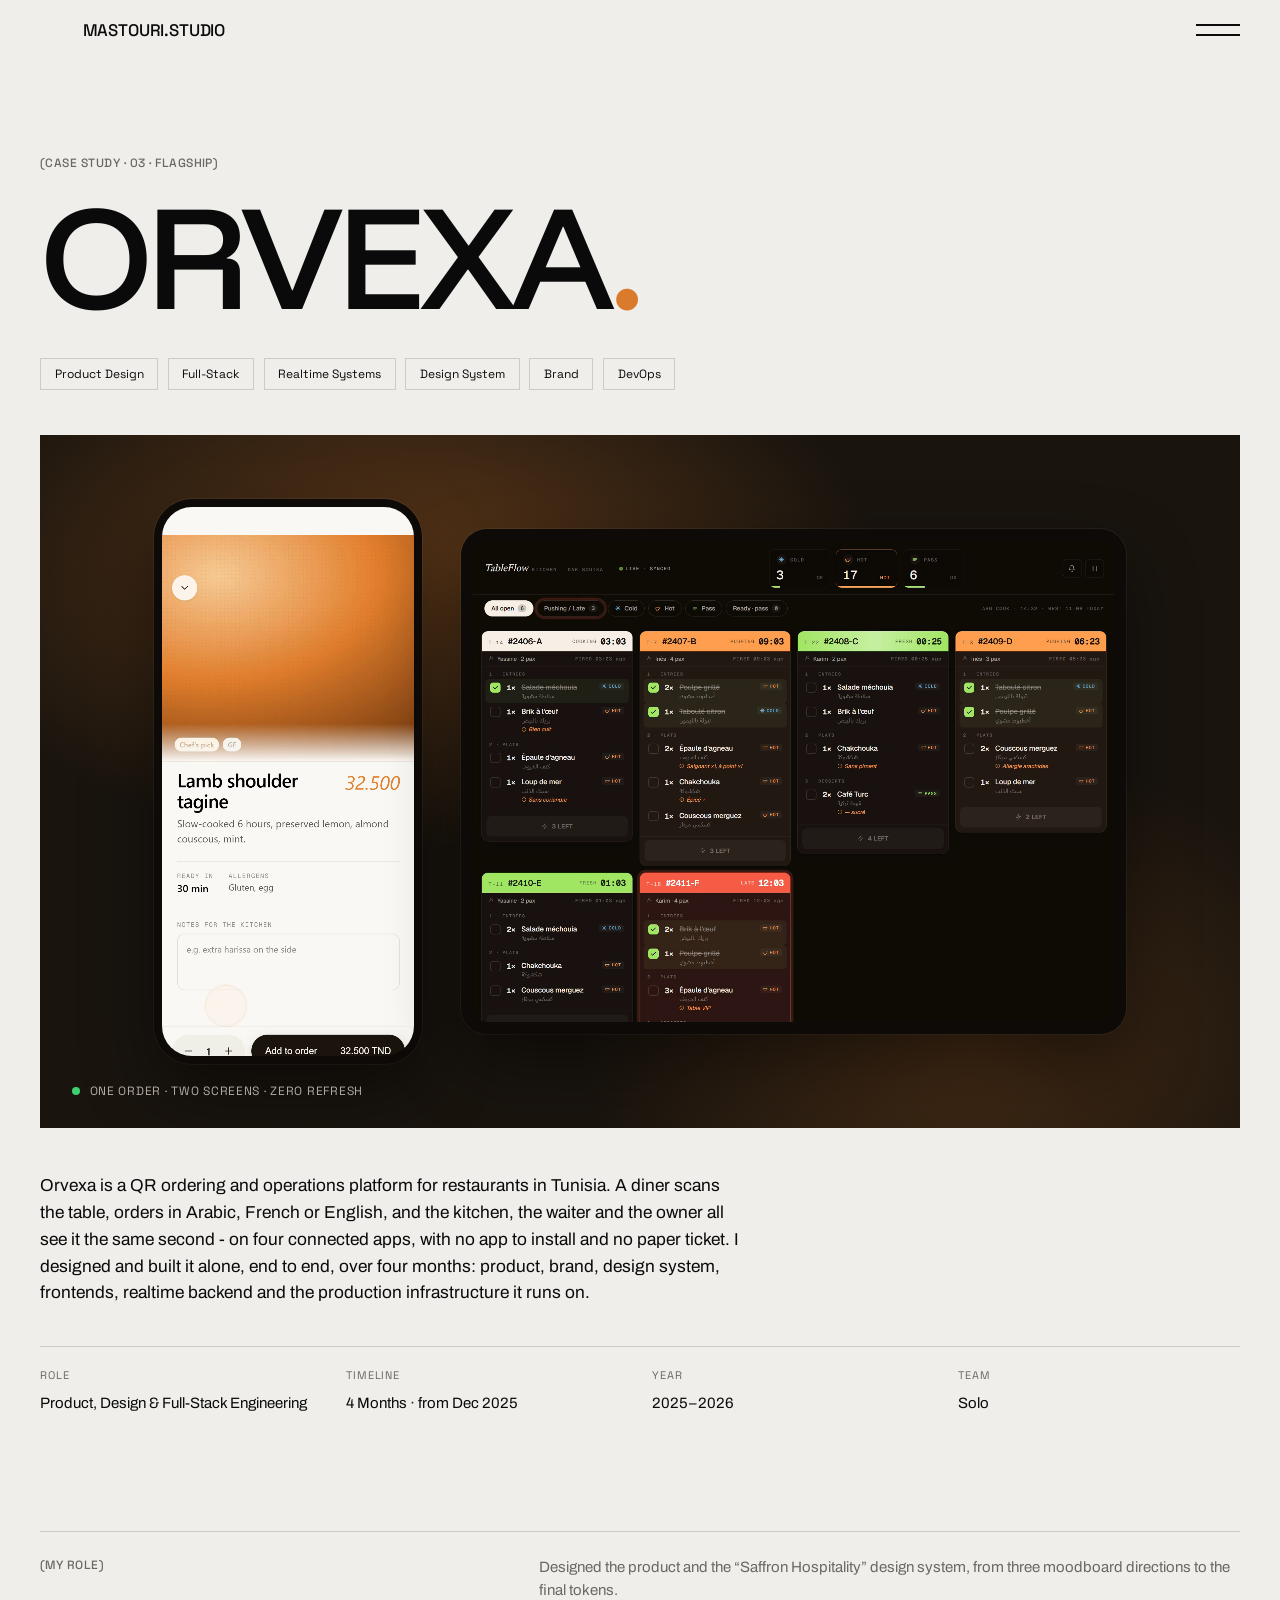
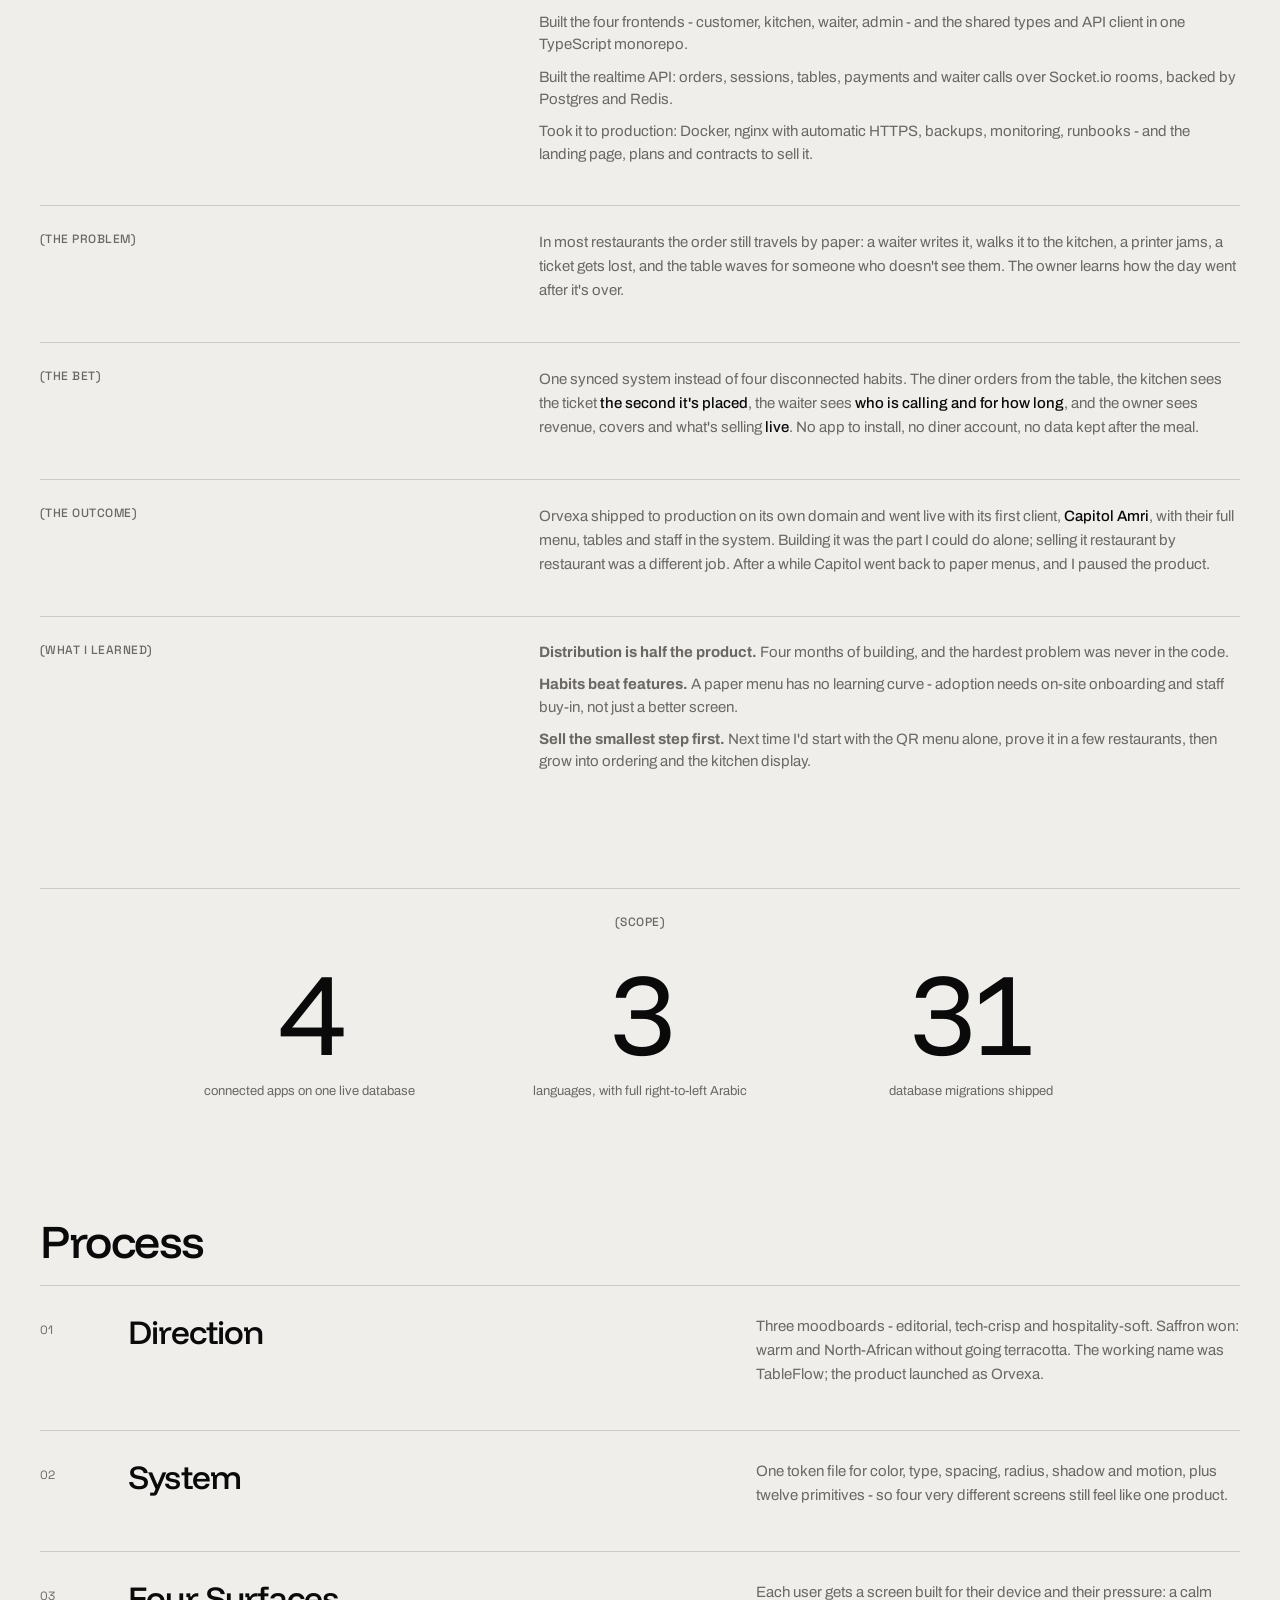
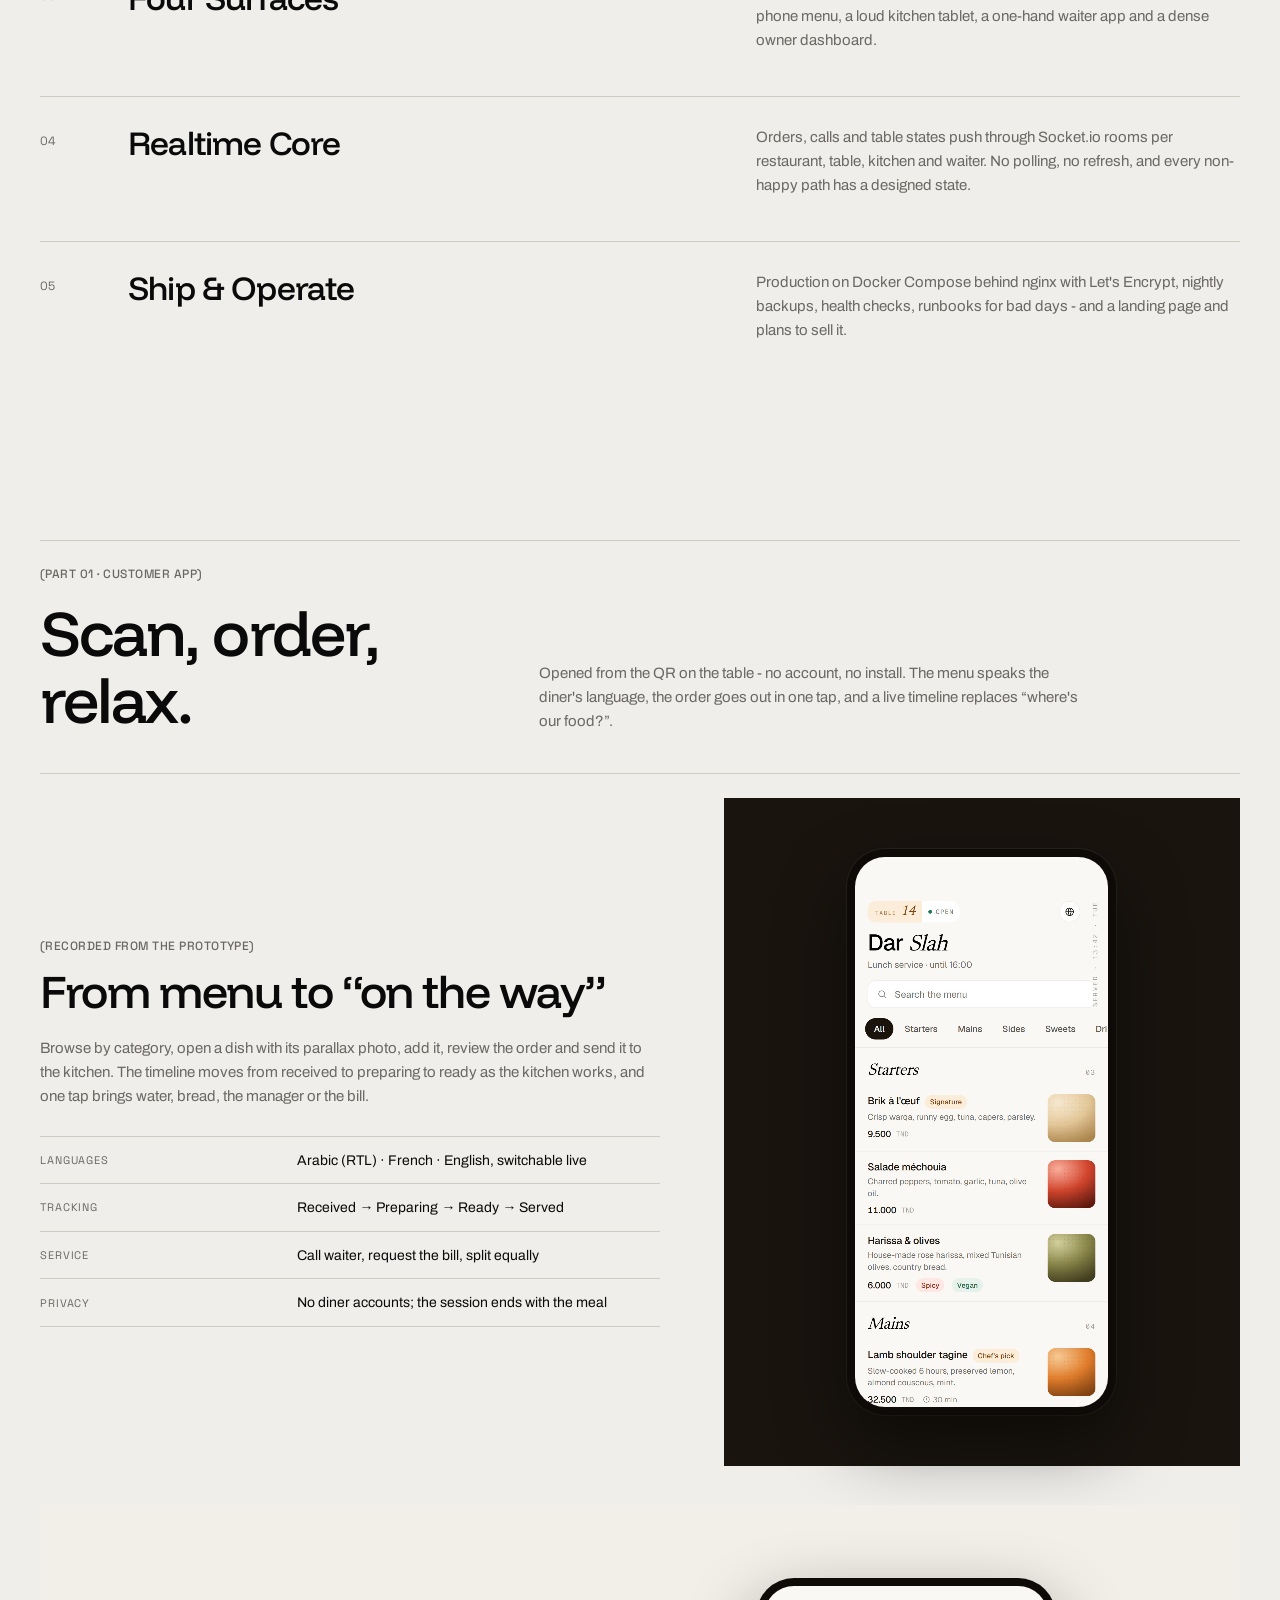
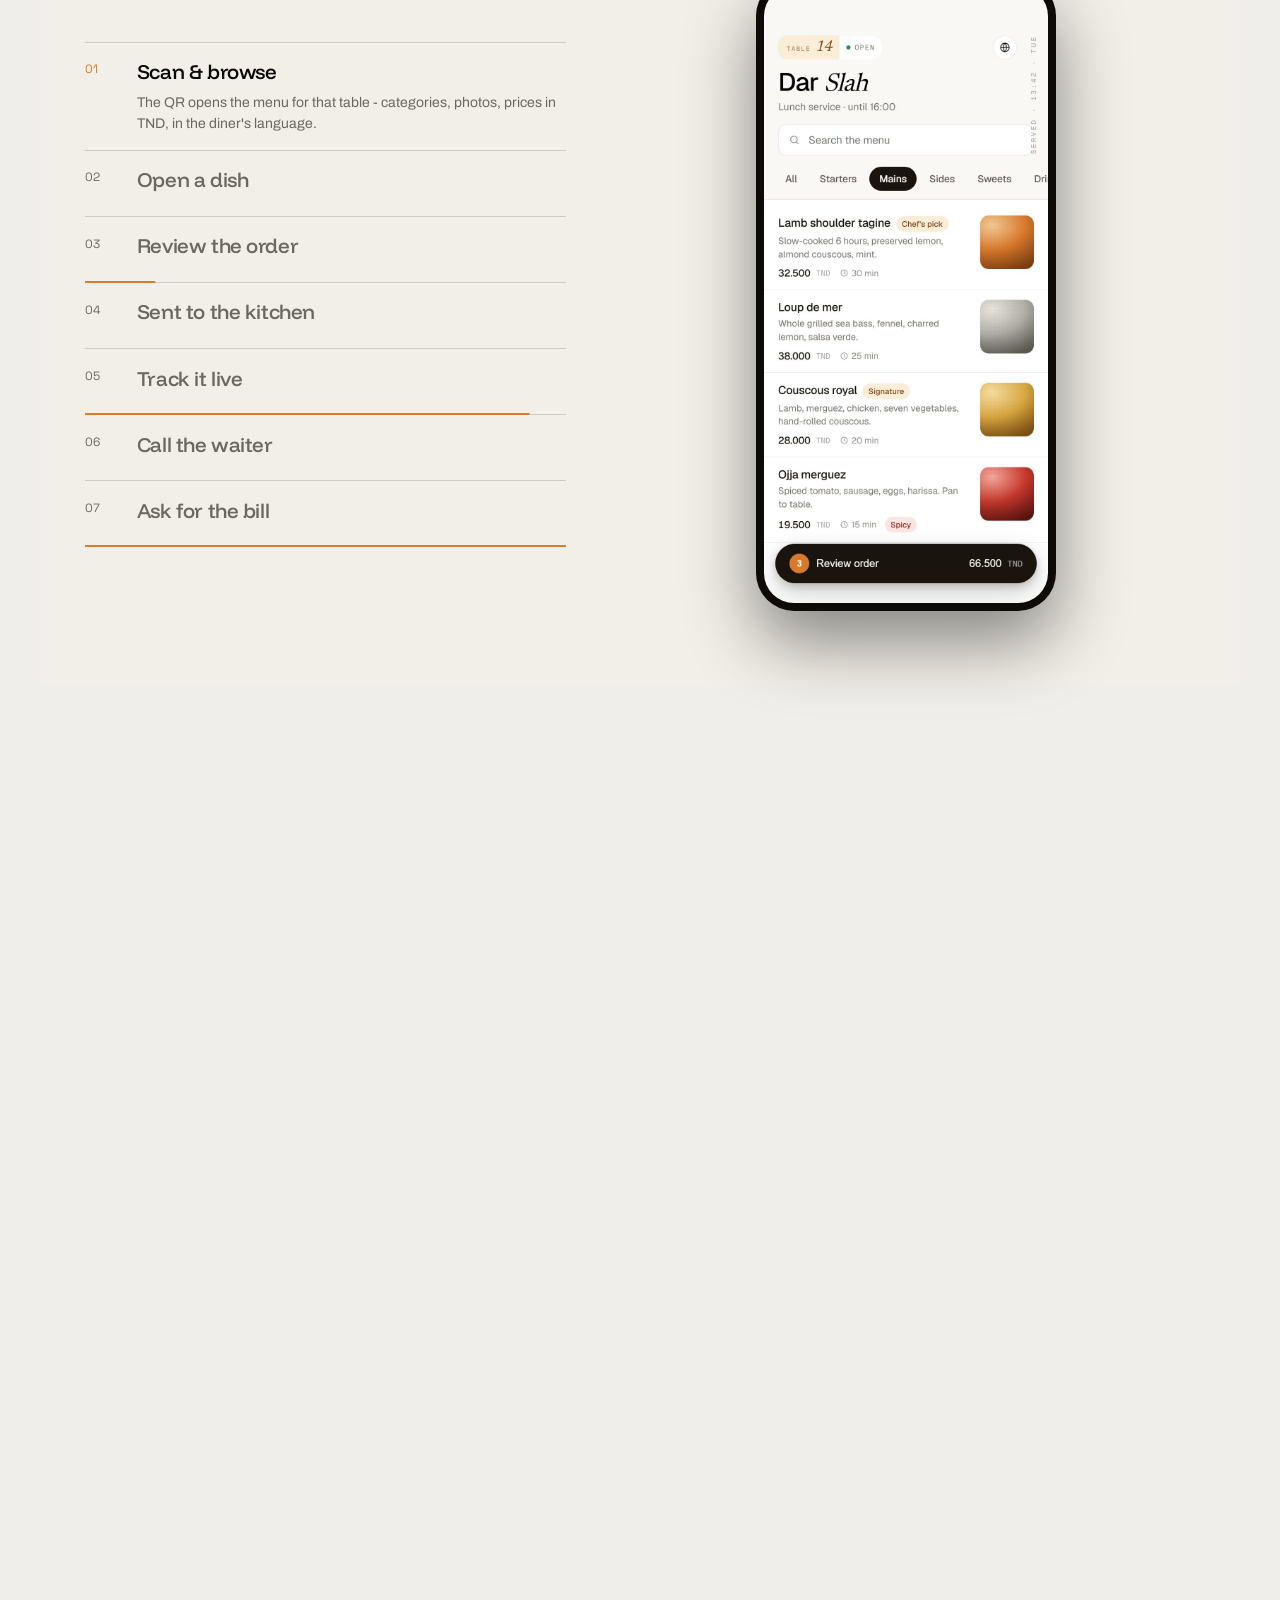
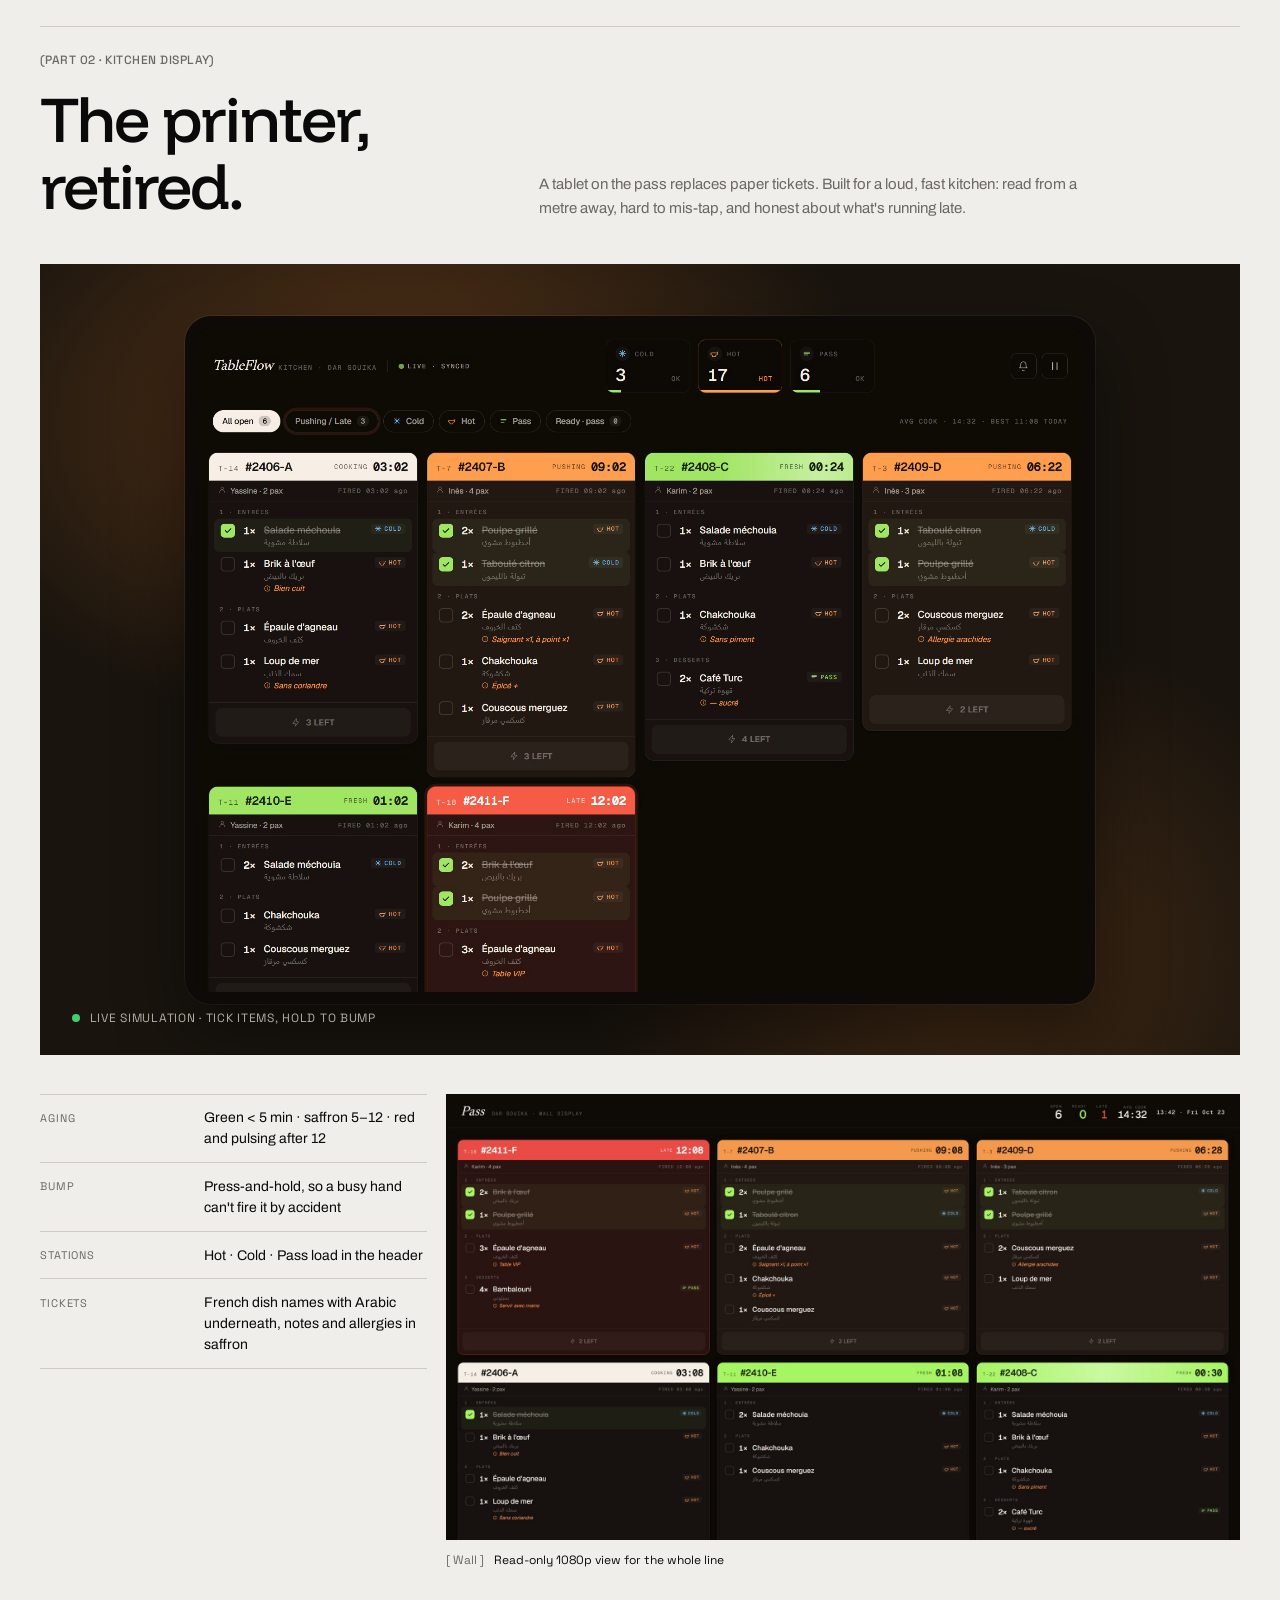
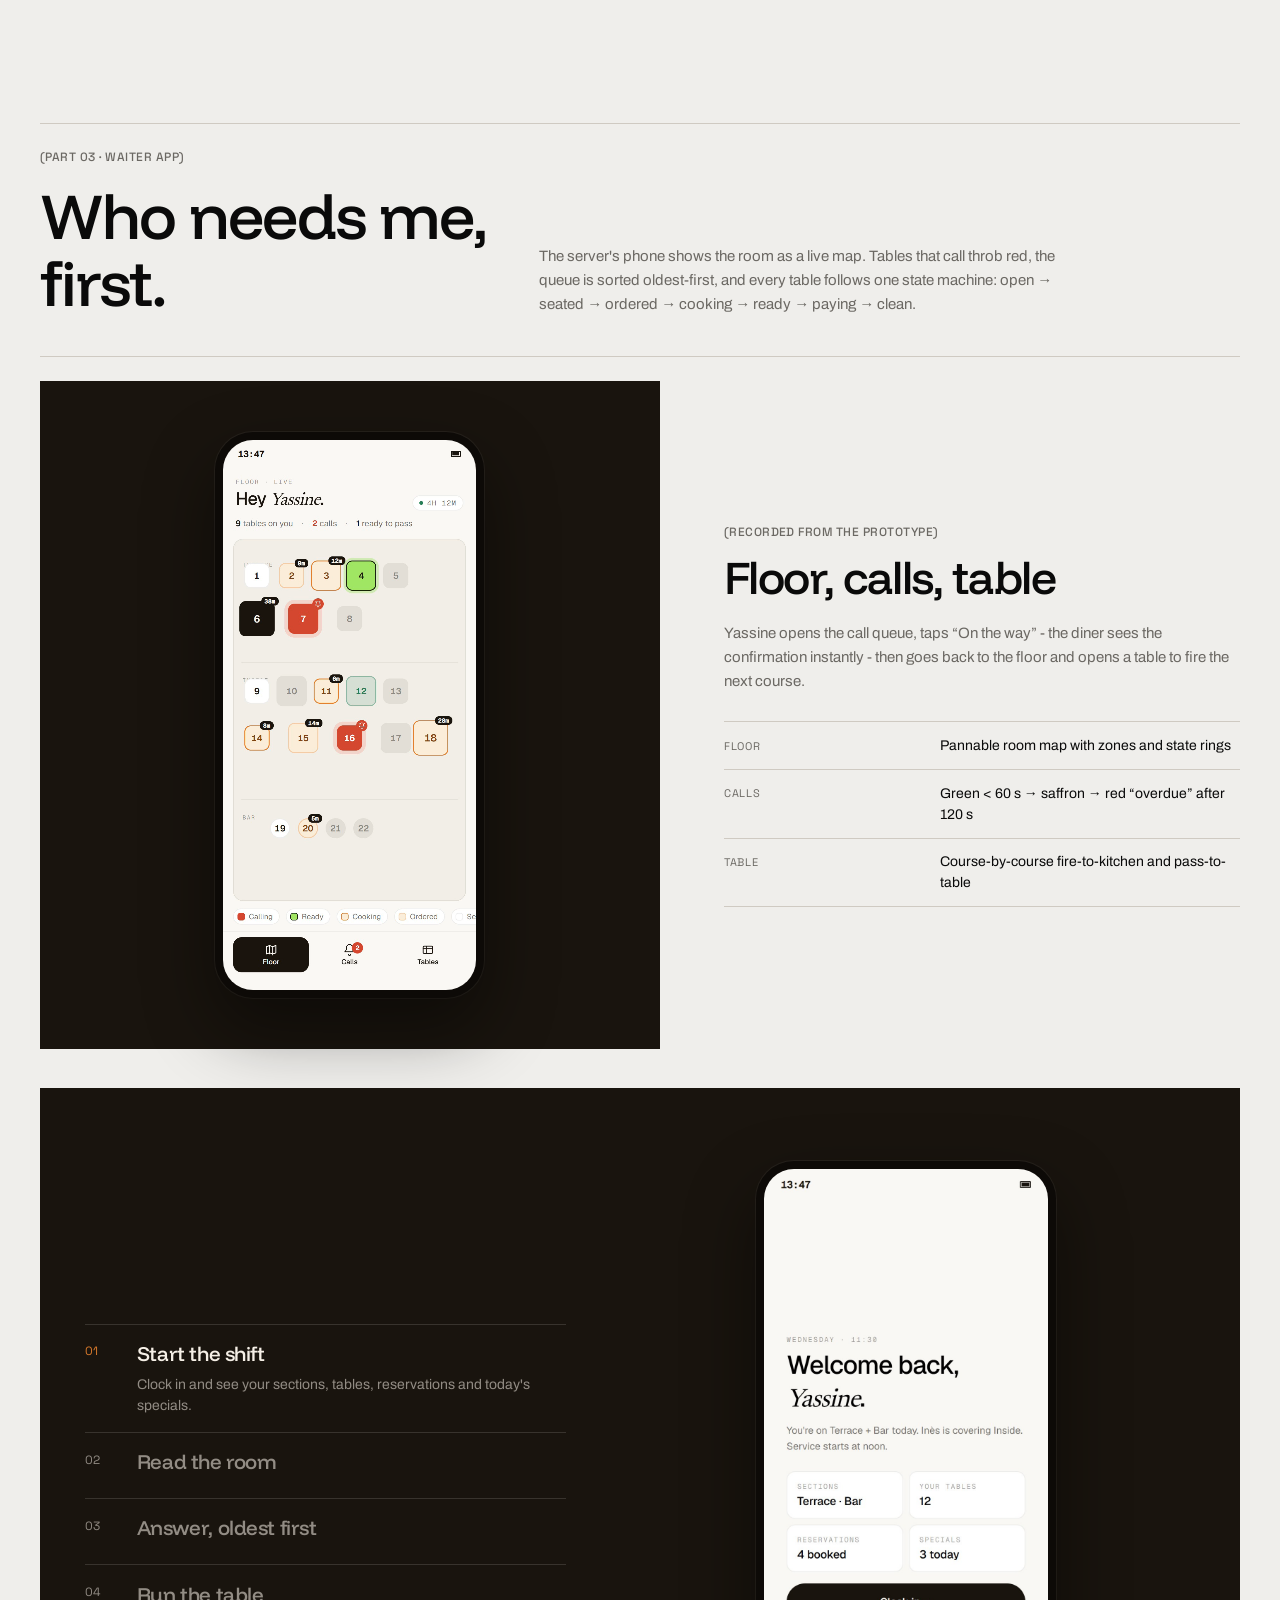
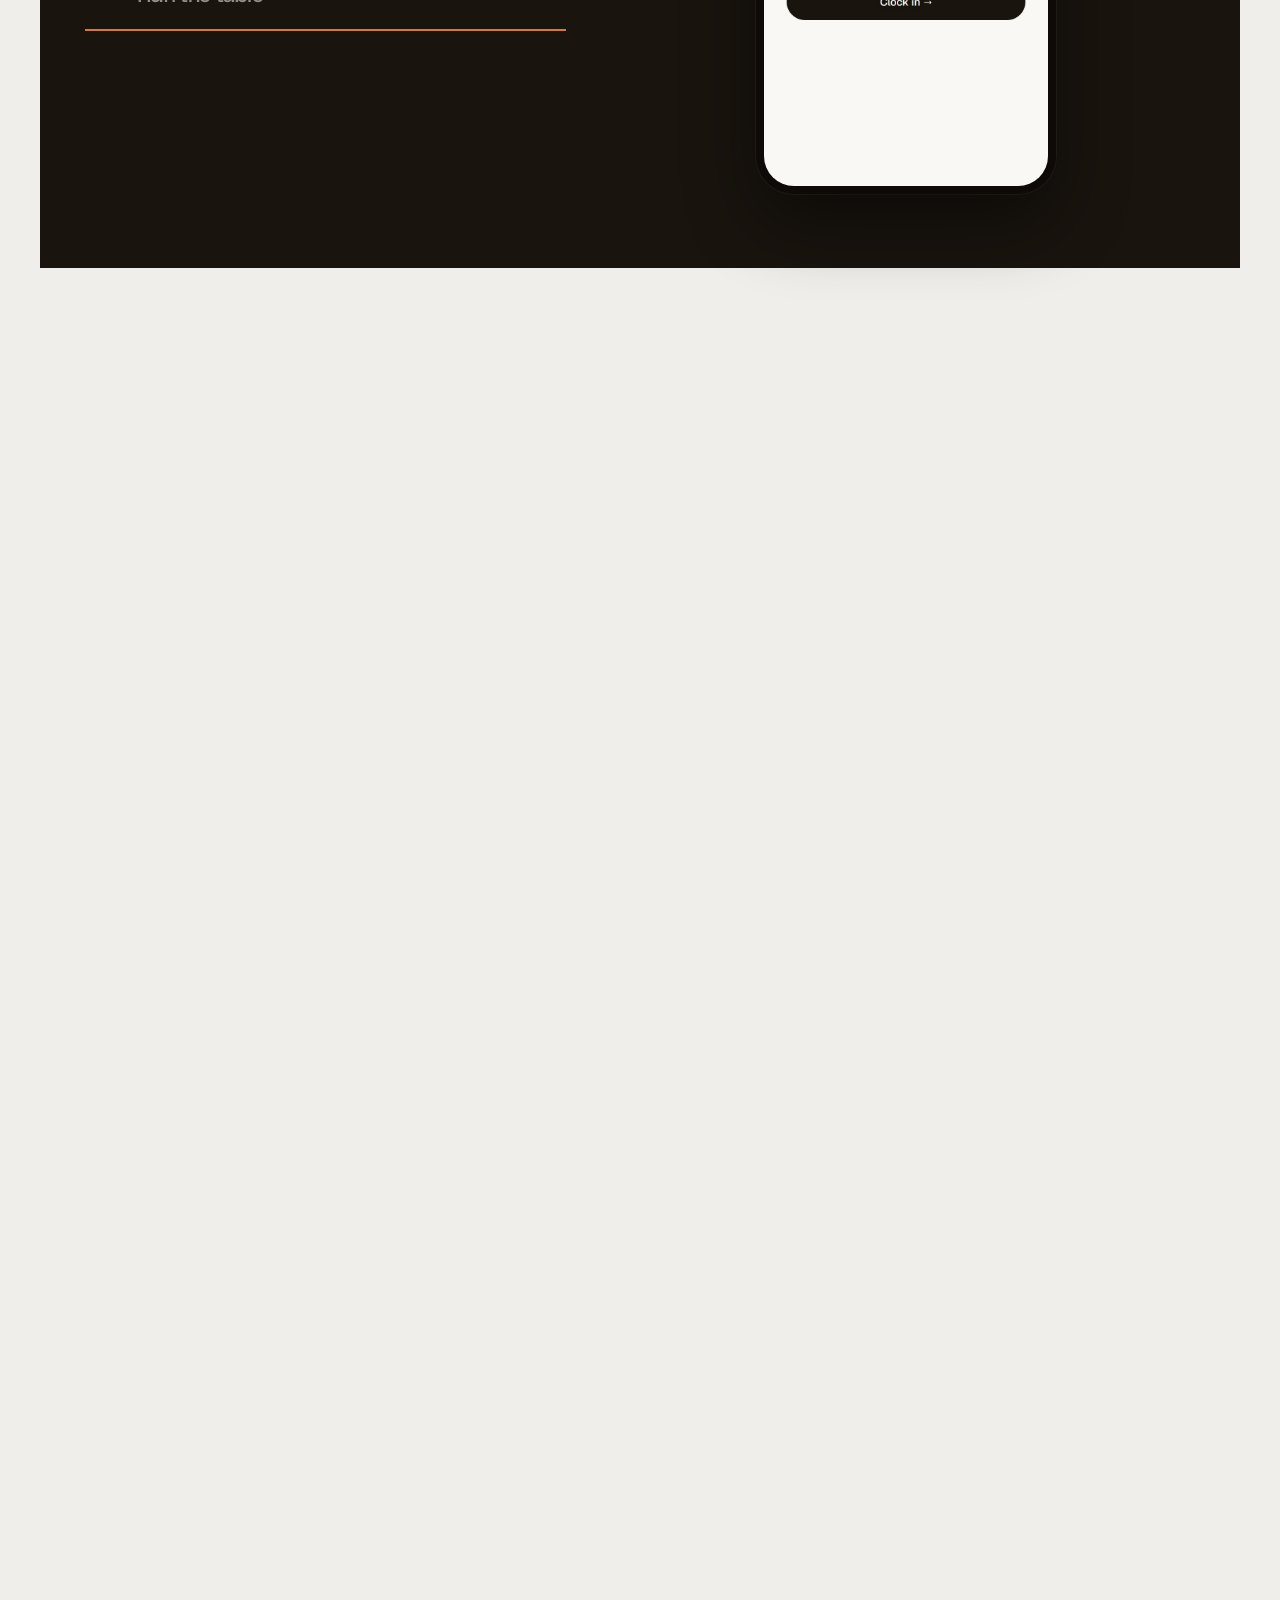
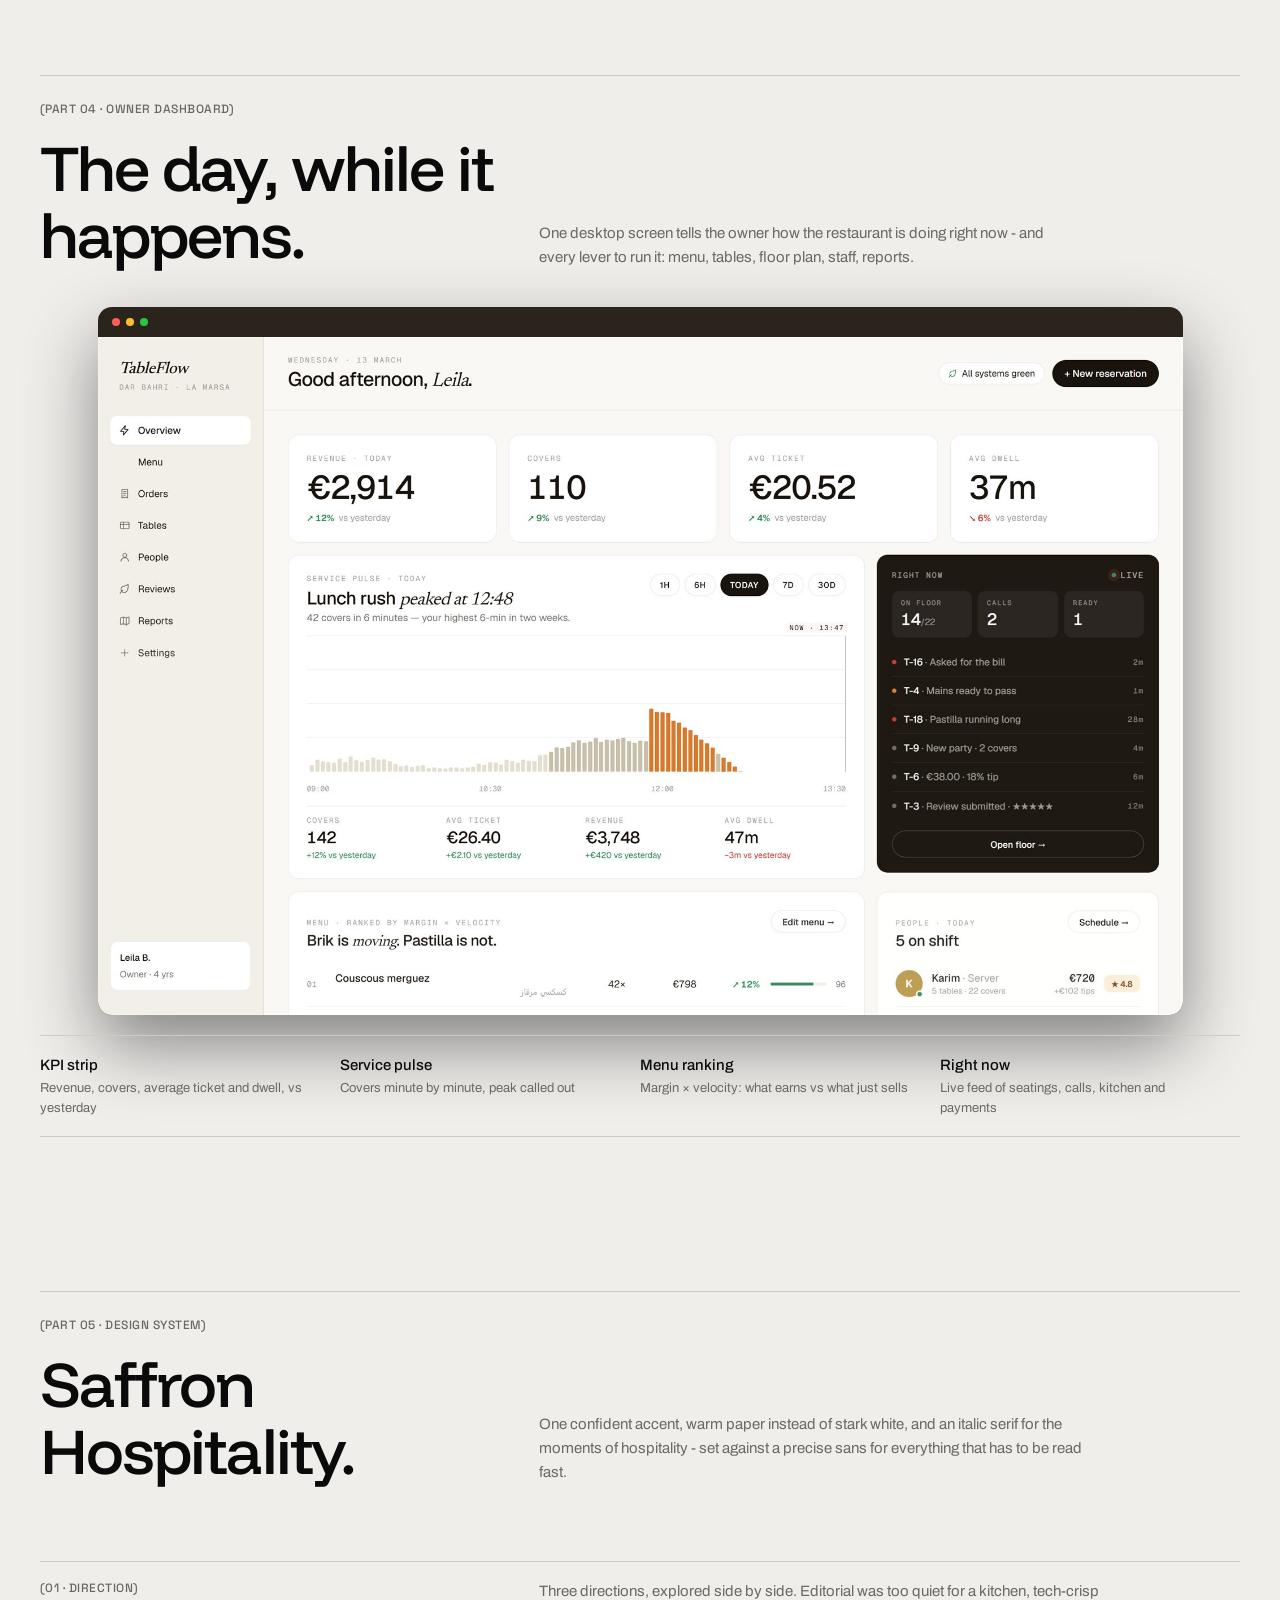
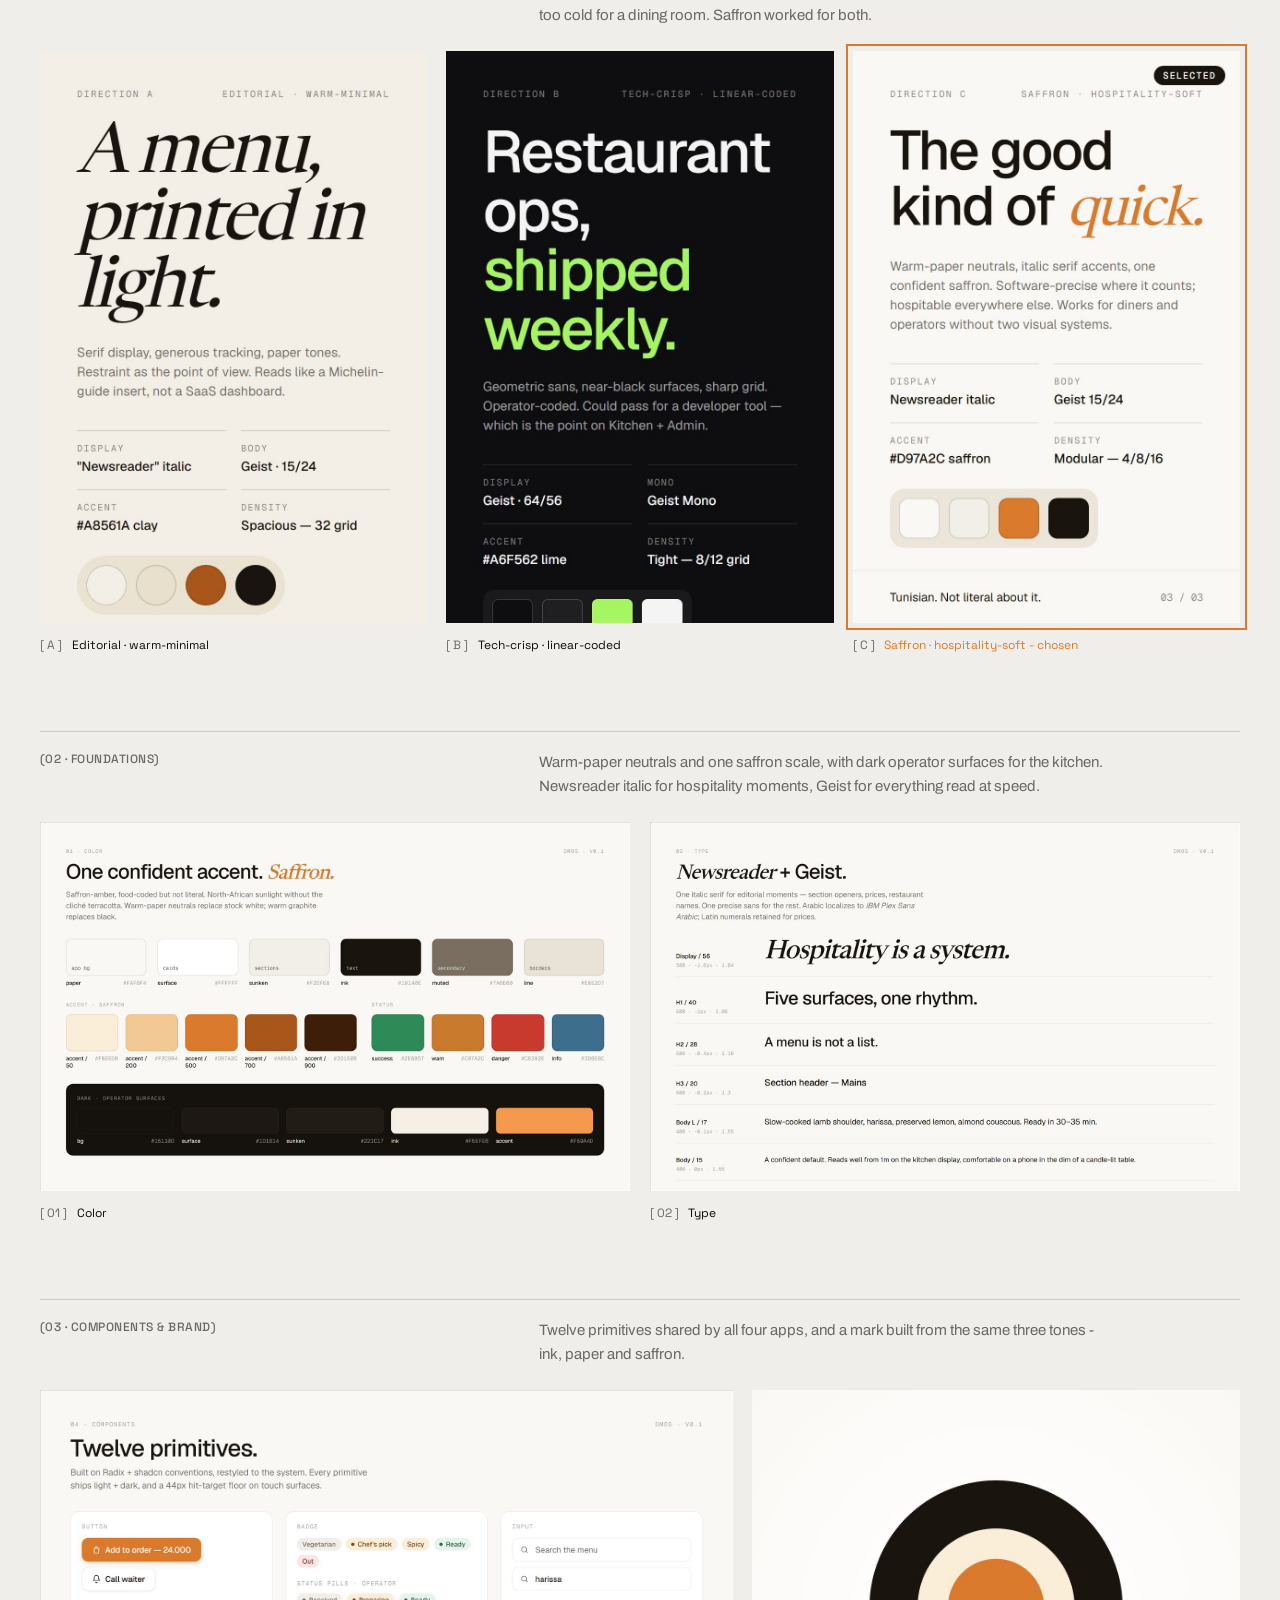
<file: work/orvexa/index.html>
<!DOCTYPE html>
<html lang="en">
<head>
  <meta charset="UTF-8" />
  <meta name="viewport" content="width=device-width, initial-scale=1" />
  <title>Orvexa - Case Study | Mastouri Studio</title>
  <meta name="description" content="Orvexa: a QR-based restaurant ordering and operations platform for Tunisia - customer app, kitchen display, waiter app and owner dashboard, synced in real time. Designed and built by Mastouri Dhia." />
  <link rel="icon" type="image/svg+xml" href="../../images/projects/orvexa/orvexa-mark.svg" />
  <link rel="canonical" href="https://mastouristudio.netlify.app/work/orvexa/" />

  <!-- Social sharing -->
  <meta property="og:type" content="article" />
  <meta property="og:site_name" content="Mastouri Studio" />
  <meta property="og:url" content="https://mastouristudio.netlify.app/work/orvexa/" />
  <meta property="og:title" content="Orvexa - Case Study" />
  <meta property="og:description" content="Orvexa: a QR-based restaurant ordering and operations platform for Tunisia - customer app, kitchen display, waiter app and owner dashboard, synced in real time. Designed and built by Mastouri Dhia." />
  <meta property="og:image" content="https://mastouristudio.netlify.app/images/projects/orvexa/og-image.jpg" />
  <meta property="og:image:width" content="1200" />
  <meta property="og:image:height" content="630" />
  <meta name="twitter:card" content="summary_large_image" />
  <meta name="twitter:image" content="https://mastouristudio.netlify.app/images/projects/orvexa/og-image.jpg" />

  <!-- Local fonts -->
  <link rel="preload" href="../../fonts/funnel-display.woff2" as="font" crossorigin type="font/woff2" />
  <link rel="preload" href="../../fonts/archivo.woff2" as="font" crossorigin type="font/woff2" />
  <link rel="preload" href="../../fonts/space-grotesk.woff2" as="font" crossorigin type="font/woff2" />

  <!-- Styles -->
  <link rel="stylesheet" href="../../css/styles.css" />
  <link rel="stylesheet" href="../../css/case-study.css" />
  <style>
    .case-study--orvexa {
      --cs-brand: #d97a2c;
      --cs-panel: #f2efe8;
    }
    .case-study--orvexa .cs-title span { color: var(--cs-brand); }
  </style>
  <!-- Analytics (Umami, cookie-free). Counts only on data-domains, so local testing is ignored -->
  <script defer src="https://cloud.umami.is/script.js" data-website-id="afde05f1-8b65-4721-976c-ca45010f0aeb" data-domains="mastouristudio.netlify.app"></script>
</head>
<body class="case-study case-study--orvexa">
  <a class="skip-link" href="#main">Skip to content</a>

  <!-- ===== Navigation ===== -->
  <header class="site-nav" data-nav>
    <div class="container nav-inner">
      <a href="../../" class="nav-logo" aria-label="Mastouri's Studio home">
        MASTOURI.STUDIO
      </a>
      <button class="nav-toggle" data-menu-toggle aria-expanded="false" aria-controls="site-menu" aria-label="Open menu">
        <span></span><span></span>
      </button>
    </div>
  </header>

  <!-- ===== Full-screen menu overlay ===== -->
  <div class="menu-scrim" data-menu-scrim></div>
  <nav class="site-menu" id="site-menu" data-menu aria-hidden="true">
    <div class="container">
      <ul class="menu-list">
        <li><a href="../../#top" data-menu-link data-hw><span class="hw-text" data-hw-text>Home</span></a></li>
        <li><a href="../../#experience" data-menu-link data-hw><span class="hw-text" data-hw-text>Experience</span></a></li>
        <li><a href="../../#projects" data-menu-link data-hw><span class="hw-text" data-hw-text>Projects</span></a></li>
        <li><a href="../../#certificates" data-menu-link data-hw><span class="hw-text" data-hw-text>Certificates</span></a></li>
        <li><a href="../../#outside" data-menu-link data-hw><span class="hw-text" data-hw-text>Outside the Frame</span></a></li>
        <li><a href="../../#contact-form" data-menu-link data-hw><span class="hw-text" data-hw-text>Contact</span></a></li>
      </ul>
      <div class="menu-foot">
        <a href="mailto:contactmastourid@gmail.com" class="menu-email" data-menu-link>contactmastourid@gmail.com</a>
        <a href="../../Dhiaeddine_Mastouri_CV.pdf" class="menu-email" target="_blank" rel="noopener" data-menu-link>View my CV &nearr;</a>
      </div>
    </div>
  </nav>

  <main id="main" class="cs-main">

    <!-- ===== HERO ===== -->
    <section class="container" id="top">
      <p class="cs-kicker">(Case Study · 03 · Flagship)</p>
      <h1 class="cs-title">Orvexa<span>.</span></h1>
      <ul class="cs-chips" aria-label="Disciplines">
        <li>Product Design</li>
        <li>Full-Stack</li>
        <li>Realtime Systems</li>
        <li>Design System</li>
        <li>Brand</li>
        <li>DevOps</li>
      </ul>

      <div class="cs-film" aria-label="Product film: an order placed on the customer phone, and the live kitchen display">
        <div class="device device--phone">
          <video data-case-video muted loop playsinline preload="none" poster="../../videos/orvexa/customer-order-poster.jpg" aria-label="Customer browsing the menu, ordering, tracking the order and calling a waiter">
            <source src="../../videos/orvexa/customer-order.webm" type="video/webm" />
          </video>
        </div>
        <div class="device device--tablet">
          <video data-case-video muted loop playsinline preload="none" poster="../../videos/orvexa/kitchen-display-poster.jpg" aria-label="Kitchen display with aging tickets, items being checked off and a press-and-hold bump">
            <source src="../../videos/orvexa/kitchen-display.webm" type="video/webm" />
          </video>
        </div>
        <p class="cs-film__caption"><span class="cs-live-dot" aria-hidden="true"></span>One order · two screens · zero refresh</p>
      </div>

      <p class="cs-lead">
        Orvexa is a QR ordering and operations platform for restaurants in Tunisia. A diner scans the table, orders
        in Arabic, French or English, and the kitchen, the waiter and the owner all see it the same second - on four
        connected apps, with no app to install and no paper ticket. I designed and built it alone, end to end, over four
        months: product, brand, design system, frontends, realtime backend and the production infrastructure it runs on.
      </p>
    </section>

    <!-- ===== META ===== -->
    <section class="container cs-section--tight">
      <dl class="cs-meta">
        <div><dt>Role</dt><dd>Product, Design &amp; Full-Stack Engineering</dd></div>
        <div><dt>Timeline</dt><dd>4 Months · from Dec 2025</dd></div>
        <div><dt>Year</dt><dd>2025–2026</dd></div>
        <div><dt>Team</dt><dd>Solo</dd></div>
      </dl>
    </section>

    <!-- ===== STORY ===== -->
    <section class="container cs-section">
      <div class="cs-split cs-reveal">
        <p class="cs-kicker">(My Role)</p>
        <ul class="cs-list">
          <li>Designed the product and the “Saffron Hospitality” design system, from three moodboard directions to the final tokens.</li>
          <li>Built the four frontends - customer, kitchen, waiter, admin - and the shared types and API client in one TypeScript monorepo.</li>
          <li>Built the realtime API: orders, sessions, tables, payments and waiter calls over Socket.io rooms, backed by Postgres and Redis.</li>
          <li>Took it to production: Docker, nginx with automatic HTTPS, backups, monitoring, runbooks - and the landing page, plans and contracts to sell it.</li>
        </ul>
      </div>
      <div class="cs-split cs-reveal" style="margin-top:2.5rem">
        <p class="cs-kicker">(The Problem)</p>
        <p class="cs-body">In most restaurants the order still travels by paper: a waiter writes it, walks it to the kitchen, a printer jams, a ticket gets lost, and the table waves for someone who doesn't see them. The owner learns how the day went after it's over.</p>
      </div>
      <div class="cs-split cs-reveal" style="margin-top:2.5rem">
        <p class="cs-kicker">(The Bet)</p>
        <p class="cs-body">One synced system instead of four disconnected habits. The diner orders from the table, the kitchen sees the ticket <strong>the second it's placed</strong>, the waiter sees <strong>who is calling and for how long</strong>, and the owner sees revenue, covers and what's selling <strong>live</strong>. No app to install, no diner account, no data kept after the meal.</p>
      </div>
      <div class="cs-split cs-reveal" style="margin-top:2.5rem">
        <p class="cs-kicker">(The Outcome)</p>
        <p class="cs-body">Orvexa shipped to production on its own domain and went live with its first client, <strong>Capitol Amri</strong>, with their full menu, tables and staff in the system. Building it was the part I could do alone; selling it restaurant by restaurant was a different job. After a while Capitol went back to paper menus, and I paused the product.</p>
      </div>
      <div class="cs-split cs-reveal" style="margin-top:2.5rem">
        <p class="cs-kicker">(What I Learned)</p>
        <ul class="cs-list">
          <li><strong>Distribution is half the product.</strong> Four months of building, and the hardest problem was never in the code.</li>
          <li><strong>Habits beat features.</strong> A paper menu has no learning curve - adoption needs on-site onboarding and staff buy-in, not just a better screen.</li>
          <li><strong>Sell the smallest step first.</strong> Next time I'd start with the QR menu alone, prove it in a few restaurants, then grow into ordering and the kitchen display.</li>
        </ul>
      </div>
    </section>

    <!-- ===== SCOPE ===== -->
    <section class="container cs-section--tight">
      <div class="cs-scope cs-reveal">
        <p class="cs-kicker">(Scope)</p>
      </div>
      <div class="cs-stats cs-stats--center cs-reveal">
        <div><span class="cs-stat__num">4</span><span class="cs-stat__label">connected apps on one live database</span></div>
        <div><span class="cs-stat__num">3</span><span class="cs-stat__label">languages, with full right-to-left Arabic</span></div>
        <div><span class="cs-stat__num">31</span><span class="cs-stat__label">database migrations shipped</span></div>
      </div>
    </section>

    <!-- ===== PROCESS ===== -->
    <section class="container cs-section">
      <h2 class="cs-h2 cs-reveal">Process</h2>
      <div class="cs-approach">
        <div class="cs-step cs-reveal">
          <span class="cs-step__num">01</span>
          <h3 class="cs-step__title">Direction</h3>
          <p class="cs-body">Three moodboards - editorial, tech-crisp and hospitality-soft. Saffron won: warm and North-African without going terracotta. The working name was TableFlow; the product launched as Orvexa.</p>
        </div>
        <div class="cs-step cs-reveal">
          <span class="cs-step__num">02</span>
          <h3 class="cs-step__title">System</h3>
          <p class="cs-body">One token file for color, type, spacing, radius, shadow and motion, plus twelve primitives - so four very different screens still feel like one product.</p>
        </div>
        <div class="cs-step cs-reveal">
          <span class="cs-step__num">03</span>
          <h3 class="cs-step__title">Four Surfaces</h3>
          <p class="cs-body">Each user gets a screen built for their device and their pressure: a calm phone menu, a loud kitchen tablet, a one-hand waiter app and a dense owner dashboard.</p>
        </div>
        <div class="cs-step cs-reveal">
          <span class="cs-step__num">04</span>
          <h3 class="cs-step__title">Realtime Core</h3>
          <p class="cs-body">Orders, calls and table states push through Socket.io rooms per restaurant, table, kitchen and waiter. No polling, no refresh, and every non-happy path has a designed state.</p>
        </div>
        <div class="cs-step cs-reveal">
          <span class="cs-step__num">05</span>
          <h3 class="cs-step__title">Ship &amp; Operate</h3>
          <p class="cs-body">Production on Docker Compose behind nginx with Let's Encrypt, nightly backups, health checks, runbooks for bad days - and a landing page and plans to sell it.</p>
        </div>
      </div>
    </section>

    <!-- ===== PART 01 · CUSTOMER ===== -->
    <section class="container cs-section">
      <div class="cs-part cs-reveal">
        <p class="cs-kicker">(Part 01 · Customer App)</p>
        <h2 class="cs-h2 cs-h2--xl">Scan, order, relax.</h2>
        <p class="cs-body">Opened from the QR on the table - no account, no install. The menu speaks the diner's language, the order goes out in one tap, and a live timeline replaces “where's our food?”.</p>
      </div>

      <div class="cs-system cs-reveal" style="margin-top:2.5rem">
        <div class="cs-system__copy">
          <p class="cs-kicker">(Recorded from the prototype)</p>
          <h3 class="cs-h2">From menu to “on the way”</h3>
          <p class="cs-body">Browse by category, open a dish with its parallax photo, add it, review the order and send it to the kitchen. The timeline moves from received to preparing to ready as the kitchen works, and one tap brings water, bread, the manager or the bill.</p>
          <dl class="cs-facts">
            <div><dt>Languages</dt><dd>Arabic (RTL) · French · English, switchable live</dd></div>
            <div><dt>Tracking</dt><dd>Received → Preparing → Ready → Served</dd></div>
            <div><dt>Service</dt><dd>Call waiter, request the bill, split equally</dd></div>
            <div><dt>Privacy</dt><dd>No diner accounts; the session ends with the meal</dd></div>
          </dl>
        </div>
        <div class="cs-system__media" style="background:#19140e">
          <div class="device device--phone">
            <video data-case-video muted loop playsinline preload="none" poster="../../videos/orvexa/customer-order-poster.jpg" aria-label="Customer app walkthrough">
              <source src="../../videos/orvexa/customer-order.webm" type="video/webm" />
            </video>
          </div>
        </div>
      </div>

      <div class="cs-flow-scroll" data-flow-scroll>
      <div class="cs-flow" data-flow aria-label="Customer journey, step by step">
        <ol class="cs-flow__steps">
          <li><button type="button" class="cs-flow__step is-active"><span class="cs-flow__num">01</span><span><b>Scan &amp; browse</b><small>The QR opens the menu for that table - categories, photos, prices in TND, in the diner's language.</small></span><span class="cs-flow__bar"></span></button></li>
          <li><button type="button" class="cs-flow__step"><span class="cs-flow__num">02</span><span><b>Open a dish</b><small>Parallax photo, preparation time, allergens and a note for the kitchen.</small></span><span class="cs-flow__bar"></span></button></li>
          <li><button type="button" class="cs-flow__step"><span class="cs-flow__num">03</span><span><b>Review the order</b><small>Adjust quantities, see the service charge, send it to the kitchen in one tap.</small></span><span class="cs-flow__bar"></span></button></li>
          <li><button type="button" class="cs-flow__step"><span class="cs-flow__num">04</span><span><b>Sent to the kitchen</b><small>Instant confirmation - the ticket is already on the kitchen display.</small></span><span class="cs-flow__bar"></span></button></li>
          <li><button type="button" class="cs-flow__step"><span class="cs-flow__num">05</span><span><b>Track it live</b><small>Received → preparing → ready, updated by the kitchen in real time.</small></span><span class="cs-flow__bar"></span></button></li>
          <li><button type="button" class="cs-flow__step"><span class="cs-flow__num">06</span><span><b>Call the waiter</b><small>Water, bread or the manager - the waiter acknowledges and the table sees “On the way”.</small></span><span class="cs-flow__bar"></span></button></li>
          <li><button type="button" class="cs-flow__step"><span class="cs-flow__num">07</span><span><b>Ask for the bill</b><small>Itemised bill with service, split equally between the table.</small></span><span class="cs-flow__bar"></span></button></li>
        </ol>
        <div class="cs-flow__stage">
          <div class="device device--phone">
            <div class="cs-flow__screens">
              <img class="is-active" src="../../images/projects/orvexa/menu.jpg" alt="Menu with categories, dishes, prices in TND and a review-order bar" width="804" height="1748" loading="lazy" />
              <img src="../../images/projects/orvexa/item.jpg" alt="Dish detail with photo, price, preparation time, allergens and kitchen notes" width="804" height="1748" loading="lazy" />
              <img src="../../images/projects/orvexa/cart.jpg" alt="Order sheet with quantities, service charge and send-to-kitchen button" width="804" height="1748" loading="lazy" />
              <img src="../../images/projects/orvexa/confirmed.jpg" alt="Order confirmed: sent to the kitchen" width="804" height="1748" loading="lazy" />
              <img src="../../images/projects/orvexa/track.jpg" alt="Live order tracking timeline" width="804" height="1748" loading="lazy" />
              <img src="../../images/projects/orvexa/waitercall.jpg" alt="Waiter call acknowledged: On the way" width="804" height="1748" loading="lazy" />
              <img src="../../images/projects/orvexa/bill.jpg" alt="Bill with items, service and split between people" width="804" height="1748" loading="lazy" />
            </div>
          </div>
        </div>
      </div>
      </div>
    </section>

    <!-- ===== PART 02 · KITCHEN ===== -->
    <section class="container cs-section">
      <div class="cs-part cs-reveal">
        <p class="cs-kicker">(Part 02 · Kitchen Display)</p>
        <h2 class="cs-h2 cs-h2--xl">The printer, retired.</h2>
        <p class="cs-body">A tablet on the pass replaces paper tickets. Built for a loud, fast kitchen: read from a metre away, hard to mis-tap, and honest about what's running late.</p>
      </div>
      <div class="cs-film cs-film--single cs-reveal">
        <div class="device device--tablet-lg">
          <video data-case-video muted loop playsinline preload="none" poster="../../videos/orvexa/kitchen-display-poster.jpg" aria-label="Kitchen display live simulation">
            <source src="../../videos/orvexa/kitchen-display.webm" type="video/webm" />
          </video>
        </div>
        <p class="cs-film__caption"><span class="cs-live-dot" aria-hidden="true"></span>Live simulation · tick items, hold to bump</p>
      </div>
      <div class="cs-gallery cs-gallery--3 cs-reveal">
        <dl class="cs-facts" style="margin:0">
          <div><dt>Aging</dt><dd>Green &lt; 5 min · saffron 5–12 · red and pulsing after 12</dd></div>
          <div><dt>Bump</dt><dd>Press-and-hold, so a busy hand can't fire it by accident</dd></div>
          <div><dt>Stations</dt><dd>Hot · Cold · Pass load in the header</dd></div>
          <div><dt>Tickets</dt><dd>French dish names with Arabic underneath, notes and allergies in saffron</dd></div>
        </dl>
        <figure style="grid-column:span 2"><img src="../../images/projects/orvexa/wall.jpg" alt="Wall display: high-contrast read-only ticket queue for the whole brigade" width="1920" height="1080" loading="lazy" /><figcaption class="cs-caption"><span>[ Wall ]</span><span>Read-only 1080p view for the whole line</span></figcaption></figure>
      </div>
    </section>

    <!-- ===== PART 03 · WAITER ===== -->
    <section class="container cs-section">
      <div class="cs-part cs-reveal">
        <p class="cs-kicker">(Part 03 · Waiter App)</p>
        <h2 class="cs-h2 cs-h2--xl">Who needs me, first.</h2>
        <p class="cs-body">The server's phone shows the room as a live map. Tables that call throb red, the queue is sorted oldest-first, and every table follows one state machine: open → seated → ordered → cooking → ready → paying → clean.</p>
      </div>
      <div class="cs-system cs-system--flip cs-reveal" style="margin-top:2.5rem">
        <div class="cs-system__copy">
          <p class="cs-kicker">(Recorded from the prototype)</p>
          <h3 class="cs-h2">Floor, calls, table</h3>
          <p class="cs-body">Yassine opens the call queue, taps “On the way” - the diner sees the confirmation instantly - then goes back to the floor and opens a table to fire the next course.</p>
          <dl class="cs-facts">
            <div><dt>Floor</dt><dd>Pannable room map with zones and state rings</dd></div>
            <div><dt>Calls</dt><dd>Green &lt; 60 s → saffron → red “overdue” after 120 s</dd></div>
            <div><dt>Table</dt><dd>Course-by-course fire-to-kitchen and pass-to-table</dd></div>
          </dl>
        </div>
        <div class="cs-system__media" style="background:#19140e">
          <div class="device device--phone">
            <video data-case-video muted loop playsinline preload="none" poster="../../videos/orvexa/waiter-floor-poster.jpg" aria-label="Waiter app walkthrough">
              <source src="../../videos/orvexa/waiter-floor.webm" type="video/webm" />
            </video>
          </div>
        </div>
      </div>
      <div class="cs-flow-scroll" data-flow-scroll>
      <div class="cs-flow cs-flow--dark" data-flow aria-label="Waiter shift, step by step">
        <ol class="cs-flow__steps">
          <li><button type="button" class="cs-flow__step is-active"><span class="cs-flow__num">01</span><span><b>Start the shift</b><small>Clock in and see your sections, tables, reservations and today's specials.</small></span><span class="cs-flow__bar"></span></button></li>
          <li><button type="button" class="cs-flow__step"><span class="cs-flow__num">02</span><span><b>Read the room</b><small>Every table's state at a glance - calling tables throb red until someone answers.</small></span><span class="cs-flow__bar"></span></button></li>
          <li><button type="button" class="cs-flow__step"><span class="cs-flow__num">03</span><span><b>Answer, oldest first</b><small>Calls age from green to red “overdue”; “On the way” confirms it at the table instantly.</small></span><span class="cs-flow__bar"></span></button></li>
          <li><button type="button" class="cs-flow__step"><span class="cs-flow__num">04</span><span><b>Run the table</b><small>Each course's status, fire the next one to the kitchen, add items or bring the bill.</small></span><span class="cs-flow__bar"></span></button></li>
        </ol>
        <div class="cs-flow__stage">
          <div class="device device--phone">
            <div class="cs-flow__screens">
              <img class="is-active" src="../../images/projects/orvexa/shift.jpg" alt="Shift start: Welcome back, Yassine" width="804" height="1748" loading="lazy" />
              <img src="../../images/projects/orvexa/w-floor.jpg" alt="Waiter floor map with table states" width="804" height="1748" loading="lazy" />
              <img src="../../images/projects/orvexa/w-calls.jpg" alt="Call queue sorted oldest first" width="804" height="1748" loading="lazy" />
              <img src="../../images/projects/orvexa/w-detail.jpg" alt="Table detail with courses and status" width="804" height="1748" loading="lazy" />
            </div>
          </div>
        </div>
      </div>
      </div>
    </section>

    <!-- ===== PART 04 · OWNER ===== -->
    <section class="container cs-section">
      <div class="cs-part cs-reveal">
        <p class="cs-kicker">(Part 04 · Owner Dashboard)</p>
        <h2 class="cs-h2 cs-h2--xl">The day, while it happens.</h2>
        <p class="cs-body">One desktop screen tells the owner how the restaurant is doing right now - and every lever to run it: menu, tables, floor plan, staff, reports.</p>
      </div>
      <div class="cs-media-full cs-reveal">
        <div class="device device--browser"><img src="../../images/projects/orvexa/admin.jpg" alt="Owner dashboard: revenue, covers, average ticket, service pulse chart, live feed, menu ranking and staff" width="1920" height="1200" loading="lazy" /></div>
      </div>
      <ul class="cs-stack cs-reveal">
        <li><b>KPI strip</b><span>Revenue, covers, average ticket and dwell, vs yesterday</span></li>
        <li><b>Service pulse</b><span>Covers minute by minute, peak called out</span></li>
        <li><b>Menu ranking</b><span>Margin × velocity: what earns vs what just sells</span></li>
        <li><b>Right now</b><span>Live feed of seatings, calls, kitchen and payments</span></li>
      </ul>
    </section>

    <!-- ===== PART 05 · DESIGN SYSTEM ===== -->
    <section class="container cs-section">
      <div class="cs-part cs-reveal">
        <p class="cs-kicker">(Part 05 · Design System)</p>
        <h2 class="cs-h2 cs-h2--xl">Saffron Hospitality.</h2>
        <p class="cs-body">One confident accent, warm paper instead of stark white, and an italic serif for the moments of hospitality - set against a precise sans for everything that has to be read fast.</p>
      </div>
      <div class="cs-subhead cs-reveal">
        <p class="cs-kicker">(01 · Direction)</p>
        <p class="cs-body">Three directions, explored side by side. Editorial was too quiet for a kitchen, tech-crisp too cold for a dining room. Saffron worked for both.</p>
      </div>
      <div class="cs-row cs-row--3 cs-reveal">
        <figure><img src="../../images/projects/orvexa/mood-editorial.jpg" alt="Direction A: editorial, warm-minimal" width="840" height="1240" loading="lazy" /><figcaption class="cs-caption"><span>[ A ]</span><span>Editorial · warm-minimal</span></figcaption></figure>
        <figure><img src="../../images/projects/orvexa/mood-tech.jpg" alt="Direction B: tech-crisp, linear-coded" width="840" height="1240" loading="lazy" /><figcaption class="cs-caption"><span>[ B ]</span><span>Tech-crisp · linear-coded</span></figcaption></figure>
        <figure class="is-chosen"><img src="../../images/projects/orvexa/moodboard.jpg" alt="Direction C: saffron, hospitality-soft - selected" width="840" height="1240" loading="lazy" /><figcaption class="cs-caption"><span>[ C ]</span><span>Saffron · hospitality-soft - chosen</span></figcaption></figure>
      </div>

      <div class="cs-subhead cs-reveal">
        <p class="cs-kicker">(02 · Foundations)</p>
        <p class="cs-body">Warm-paper neutrals and one saffron scale, with dark operator surfaces for the kitchen. Newsreader italic for hospitality moments, Geist for everything read at speed.</p>
      </div>
      <div class="cs-row cs-reveal">
        <figure><img src="../../images/projects/orvexa/sys-color.jpg" alt="Color system: paper neutrals, saffron accent scale, status and operator surfaces" width="1600" height="1000" loading="lazy" /><figcaption class="cs-caption"><span>[ 01 ]</span><span>Color</span></figcaption></figure>
        <figure><img src="../../images/projects/orvexa/sys-type.jpg" alt="Type system: Newsreader italic with Geist" width="1600" height="1000" loading="lazy" /><figcaption class="cs-caption"><span>[ 02 ]</span><span>Type</span></figcaption></figure>
      </div>

      <div class="cs-subhead cs-reveal">
        <p class="cs-kicker">(03 · Components &amp; Brand)</p>
        <p class="cs-body">Twelve primitives shared by all four apps, and a mark built from the same three tones - ink, paper and saffron.</p>
      </div>
      <div class="cs-row cs-row--wide-square cs-reveal">
        <figure><img src="../../images/projects/orvexa/sys-comp.jpg" alt="Twelve component primitives" width="1600" height="1125" loading="lazy" /><figcaption class="cs-caption"><span>[ 03 ]</span><span>Components</span></figcaption></figure>
        <figure><img src="../../images/projects/orvexa/brand-post.jpg" alt="Orvexa mark and wordmark with the tagline The good kind of quick" width="1080" height="1080" loading="lazy" /><figcaption class="cs-caption"><span>[ 04 ]</span><span>“The good kind of quick.”</span></figcaption></figure>
      </div>

      <div class="cs-subhead cs-reveal">
        <p class="cs-kicker">(04 · Every State, Designed)</p>
        <p class="cs-body">Real service isn't the happy path. Loading, empty, offline and failed payments each got a screen of their own - calm, specific, and always with a next step.</p>
      </div>
      <div class="cs-row cs-row--4 cs-reveal">
        <figure><div class="device device--phone"><img src="../../images/projects/orvexa/state-loading.jpg" alt="Menu loading skeleton" width="804" height="1748" loading="lazy" /></div><figcaption class="cs-caption"><span>[ 01 ]</span><span>Loading</span></figcaption></figure>
        <figure><div class="device device--phone"><img src="../../images/projects/orvexa/state-empty.jpg" alt="Empty basket state" width="804" height="1748" loading="lazy" /></div><figcaption class="cs-caption"><span>[ 02 ]</span><span>Empty</span></figcaption></figure>
        <figure><div class="device device--phone"><img src="../../images/projects/orvexa/state-network.jpg" alt="Network error: we lost the kitchen for a moment" width="804" height="1748" loading="lazy" /></div><figcaption class="cs-caption"><span>[ 03 ]</span><span>Offline</span></figcaption></figure>
        <figure><div class="device device--phone"><img src="../../images/projects/orvexa/state-payment.jpg" alt="Payment didn't go through" width="804" height="1748" loading="lazy" /></div><figcaption class="cs-caption"><span>[ 04 ]</span><span>Payment failed</span></figcaption></figure>
      </div>
    </section>

    <!-- ===== PART 06 · ENGINEERING ===== -->
    <section class="container cs-section">
      <div class="cs-part cs-reveal">
        <p class="cs-kicker">(Part 06 · Under the Hood)</p>
        <h2 class="cs-h2 cs-h2--xl">Built to run a real service.</h2>
        <p class="cs-body">A TypeScript monorepo: four React 19 apps and one Express API sharing types, zod schemas and socket contracts - so a change in an order's shape breaks the build, not a dinner service.</p>
      </div>
      <div class="cs-arch cs-reveal" role="img" aria-label="Architecture: four React apps connect through an nginx proxy to an Express and Socket.io API, which uses Postgres and Redis">
        <div class="cs-arch__row">
          <div class="cs-arch__node"><b>Customer</b><span>PWA · QR session</span></div>
          <div class="cs-arch__node"><b>Kitchen</b><span>KDS tablet + wall</span></div>
          <div class="cs-arch__node"><b>Waiter</b><span>Phone · floor &amp; calls</span></div>
          <div class="cs-arch__node"><b>Admin</b><span>Desktop · owner</span></div>
        </div>
        <p class="cs-arch__link">↓ HTTPS · nginx proxy · Let's Encrypt ↓</p>
        <div class="cs-arch__row" style="--cols:2">
          <div class="cs-arch__node cs-arch__node--hot"><b>Express API</b><span>JWT staff auth · QR customer sessions · rate limits · OpenAPI</span></div>
          <div class="cs-arch__node cs-arch__node--hot"><b>Socket.io</b><span>Rooms: restaurant · table · kitchen · waiter</span></div>
        </div>
        <p class="cs-arch__link">↓ Drizzle ORM ↓</p>
        <div class="cs-arch__row" style="--cols:3">
          <div class="cs-arch__node"><b>Postgres</b><span>31 migrations · nightly pg_dump</span></div>
          <div class="cs-arch__node"><b>Redis</b><span>Cache &amp; presence</span></div>
          <div class="cs-arch__node"><b>Docker Compose</b><span>One host · health checks · JSON logs</span></div>
        </div>
      </div>
      <dl class="cs-facts cs-reveal" style="margin-top:2rem">
        <div><dt>Security</dt><dd>Refresh-token rotation, session expiry, account lockout, password reset, role-based access for admin · manager · kitchen · waiter</dd></div>
        <div><dt>Testing</dt><dd>Vitest suites for routes, services and order transitions, plus Playwright end-to-end flows for ordering, kitchen and payment</dd></div>
        <div><dt>Operations</dt><dd>Zero-downtime certificate renewal, rotating backups, uptime endpoints, rollback and restore runbooks</dd></div>
        <div><dt>Business</dt><dd>Plans and capability gating, platform admin tools, a seeded demo tenant and a daily email report for owners</dd></div>
      </dl>
    </section>

    <!-- ===== PART 07 · GO TO MARKET ===== -->
    <section class="container cs-section">
      <div class="cs-part cs-reveal">
        <p class="cs-kicker">(Part 07 · Go to Market)</p>
        <h2 class="cs-h2 cs-h2--xl">Your restaurant, in one scan.</h2>
        <p class="cs-body">A French-first landing page for the Tunisian market, four plans priced in dinars with no commission on sales, and a 14-day free trial without a card. The funnel was ready - finding restaurants willing to change how they work was the real test.</p>
      </div>
      <div class="cs-gallery cs-gallery--2 cs-reveal">
        <figure><div class="device device--browser"><img src="../../images/projects/orvexa/landing-hero.jpg" alt="Orvexa landing page hero: Votre restaurant, géré en un scan" width="1440" height="720" loading="lazy" /></div><figcaption class="cs-caption"><span>[ 01 ]</span><span>Landing</span></figcaption></figure>
        <figure><div class="device device--browser"><img src="../../images/projects/orvexa/landing-pricing.jpg" alt="Pricing: Essentiel, Plus, Pro and Premium plans" width="1440" height="760" loading="lazy" /></div><figcaption class="cs-caption"><span>[ 02 ]</span><span>Pricing</span></figcaption></figure>
      </div>
      <div class="cs-plans cs-reveal">
        <div><b>19 <small>TND/mo</small></b><span><em>Essentiel</em> · cafés &amp; quick service - digital QR menu</span></div>
        <div><b>79 <small>TND/mo</small></b><span><em>Plus</em> · table ordering, waiter calls, WhatsApp</span></div>
        <div><b>149 <small>TND/mo</small></b><span><em>Pro</em> · kitchen display &amp; waiter app</span></div>
        <div><b>499+ <small>TND/mo</small></b><span><em>Premium</em> · hotels &amp; resorts, multi-zone</span></div>
      </div>
    </section>

    <!-- ===== STACK ===== -->
    <section class="container cs-section">
      <div class="cs-part cs-reveal">
        <p class="cs-kicker">(Tech Stack)</p>
        <h2 class="cs-h2">Built With</h2>
        <p class="cs-body">End-to-end TypeScript, from the database schema to the kitchen tablet.</p>
      </div>
      <ul class="cs-stack cs-reveal">
        <li><b>React 19 + Vite</b><span>Four frontends</span></li>
        <li><b>TypeScript</b><span>Shared types &amp; zod schemas</span></li>
        <li><b>Express</b><span>REST API · OpenAPI docs</span></li>
        <li><b>Socket.io</b><span>Realtime rooms</span></li>
        <li><b>PostgreSQL + Drizzle</b><span>Schema &amp; migrations</span></li>
        <li><b>Redis</b><span>Cache &amp; presence</span></li>
        <li><b>Docker + nginx</b><span>Deploy, TLS, routing</span></li>
        <li><b>Vitest + Playwright</b><span>Unit, API &amp; e2e tests</span></li>
      </ul>
      <a class="cs-btn" href="https://github.com/mastouridhia/orvexa" target="_blank" rel="noopener noreferrer">View the code on GitHub <span aria-hidden="true">&rarr;</span></a>
    </section>

    <!-- ===== NEXT ===== -->
    <section class="container">
      <a class="cs-next" href="../agrilink/">
        <span class="cs-kicker">Next Project</span>
        <span class="cs-next__title">AgriLink <span class="cs-next__arrow" aria-hidden="true">&rarr;</span></span>
      </a>
    </section>

    <!-- ===== FOOTER ===== -->
    <footer id="contact" class="footer">
      <div class="container footer-container">
        <a class="footer-wordmark" href="../../" aria-label="Mastouri Studio home">
          MASTOURI.STUDIO
        </a>
        <div class="footer-main">
          <p class="footer-cta">Built on logic.<br />Driven by curiosity.</p>
          <div class="footer-links">
            <a href="mailto:contactmastourid@gmail.com" class="footer-email">CONTACTMASTOURID@GMAIL.COM</a>
            <nav class="footer-socials" aria-label="Social media">

              <a href="https://github.com/mastouridhia" aria-label="GitHub" target="_blank" rel="noopener noreferrer">
                <svg viewBox="0 0 24 24" aria-hidden="true"><path d="M12 2a10 10 0 0 0-3.16 19.49c.5.09.68-.22.68-.48v-1.7c-2.78.6-3.37-1.18-3.37-1.18-.45-1.15-1.11-1.46-1.11-1.46-.91-.62.07-.61.07-.61 1 .07 1.53 1.03 1.53 1.03.89 1.52 2.34 1.08 2.91.83.09-.65.35-1.08.64-1.33-2.22-.25-4.56-1.11-4.56-4.94 0-1.09.39-1.98 1.03-2.68-.1-.25-.45-1.27.1-2.65 0 0 .84-.27 2.75 1.02a9.57 9.57 0 0 1 5 0c1.91-1.29 2.75-1.02 2.75-1.02.55 1.38.2 2.4.1 2.65.64.7 1.03 1.59 1.03 2.68 0 3.84-2.34 4.69-4.57 4.94.36.31.68.92.68 1.85v2.57c0 .27.18.58.69.48A10 10 0 0 0 12 2Z" /></svg>
              </a>
              <a href="https://www.linkedin.com/in/mastouri-dhia" aria-label="LinkedIn" target="_blank" rel="noopener noreferrer">
                <svg viewBox="0 0 24 24" aria-hidden="true"><rect x="3" y="3" width="18" height="18" rx="2" /><path class="footer-icon-cutout" d="M7 10h3v8H7zm1.5-4a1.7 1.7 0 1 0 0 3.4 1.7 1.7 0 0 0 0-3.4ZM12 10h2.9v1.1a3.2 3.2 0 0 1 2.7-1.4c2.3 0 3.4 1.4 3.4 4V18h-3v-3.8c0-1.2-.3-2-1.5-2s-1.6.9-1.6 2V18h-3z" /></svg>
              </a>

              <a href="https://www.pinterest.com/dhiamastouri30/" aria-label="Pinterest" target="_blank" rel="noopener noreferrer">
                <svg viewBox="0 0 24 24" aria-hidden="true"><circle cx="12" cy="12" r="9.5" /><path d="M10 20c1-2.2 1.3-4.3 1.8-6.3m-.4 1c.5 1 1.4 1.5 2.6 1.5 2.4 0 4-2.2 4-5.2 0-2.5-1.8-4.4-4.8-4.4-3.5 0-5.5 2.3-5.5 5 0 1.3.5 2.5 1.6 2.9" /></svg>
              </a>
              <a href="https://open.spotify.com/user/315sq3ebs6kro6jbhpxjwou44ooe" aria-label="Spotify" target="_blank" rel="noopener noreferrer">
                <svg viewBox="0 0 24 24" aria-hidden="true"><circle cx="12" cy="12" r="9.5" /><path d="M7 9.6c3.3-1 7-.7 10 1M7.6 12.7c2.7-.8 5.6-.5 8 .9M8.2 15.6c2.1-.6 4.3-.4 6.1.7" /></svg>
              </a>

            </nav>
          </div>
        </div>
        <div class="footer-meta">
          <p class="footer-copy">© 2026 Mastouri Studio. All rights reserved.</p>
          <p class="footer-credit">Designed and built by Mastouri Dhia.</p>
        </div>
      </div>
    </footer>
  </main>

  <script src="../../js/main.js"></script>
</body>
</html>
</file>
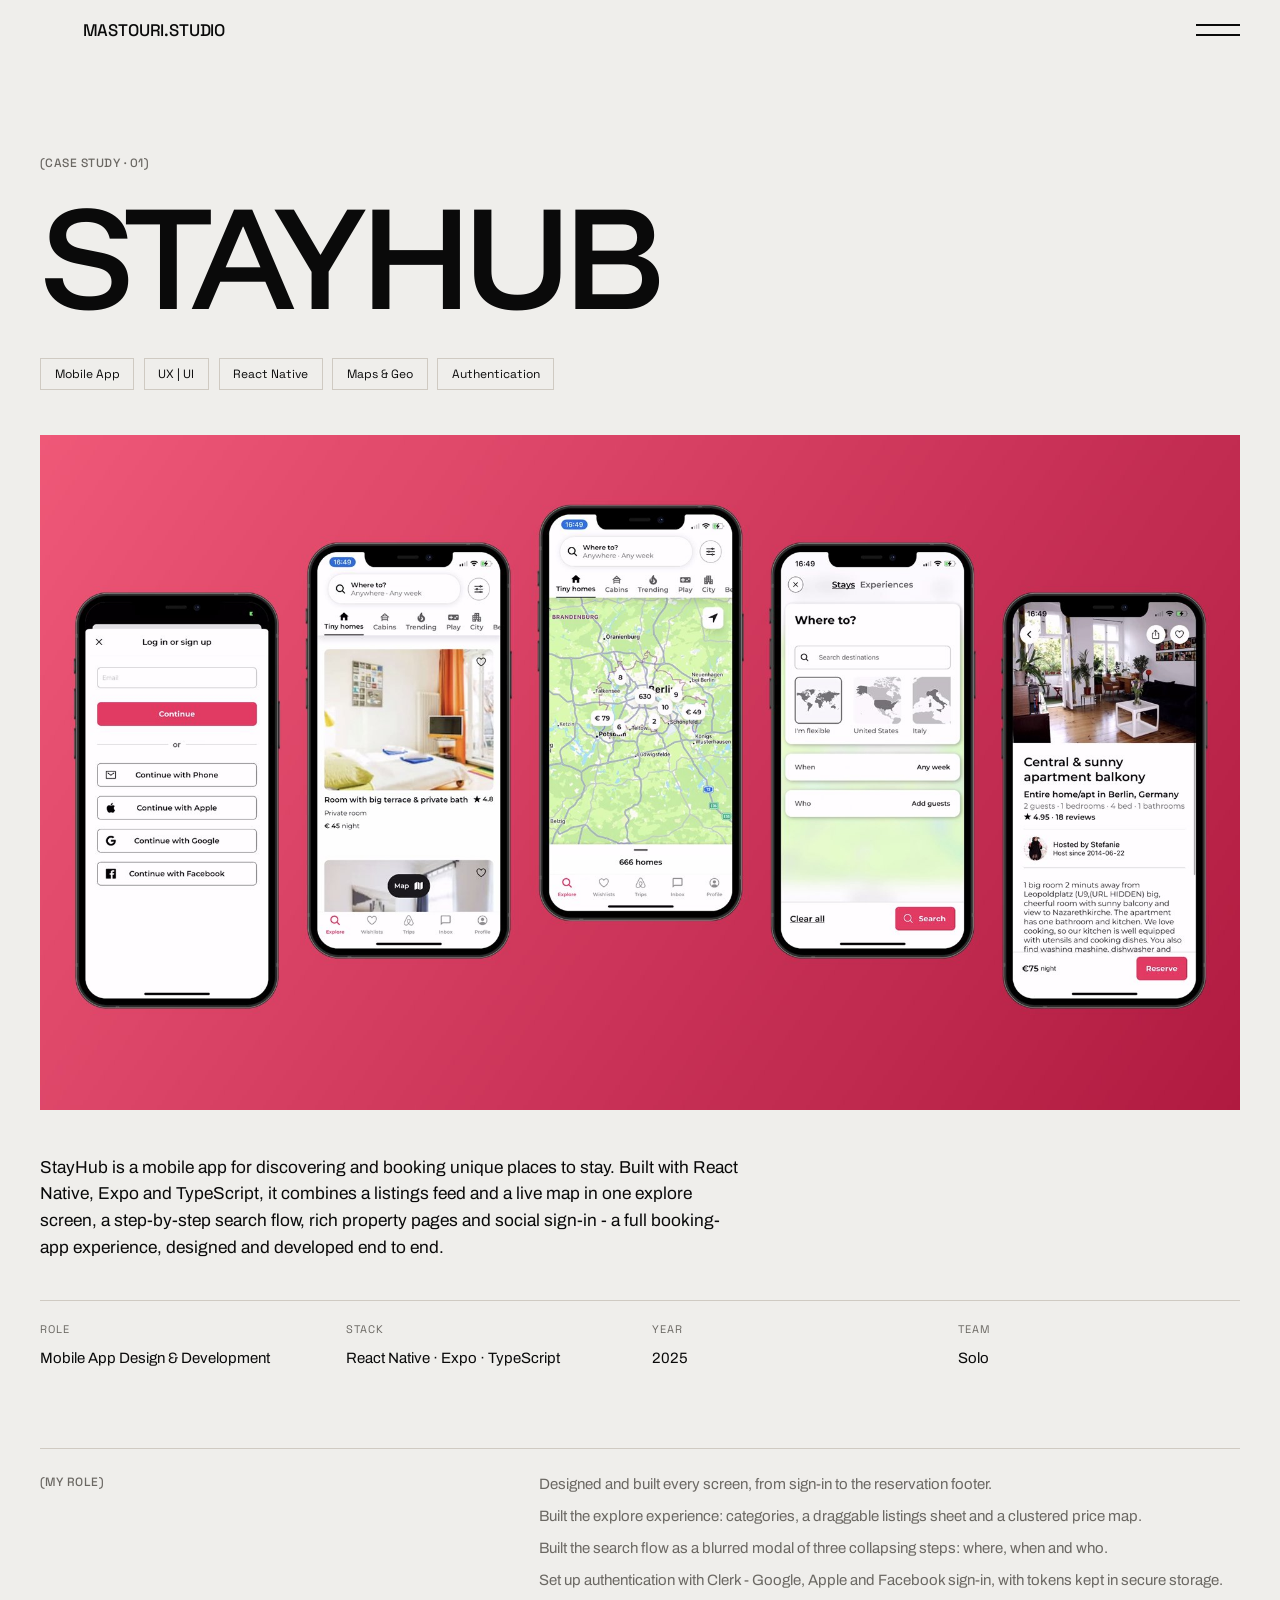
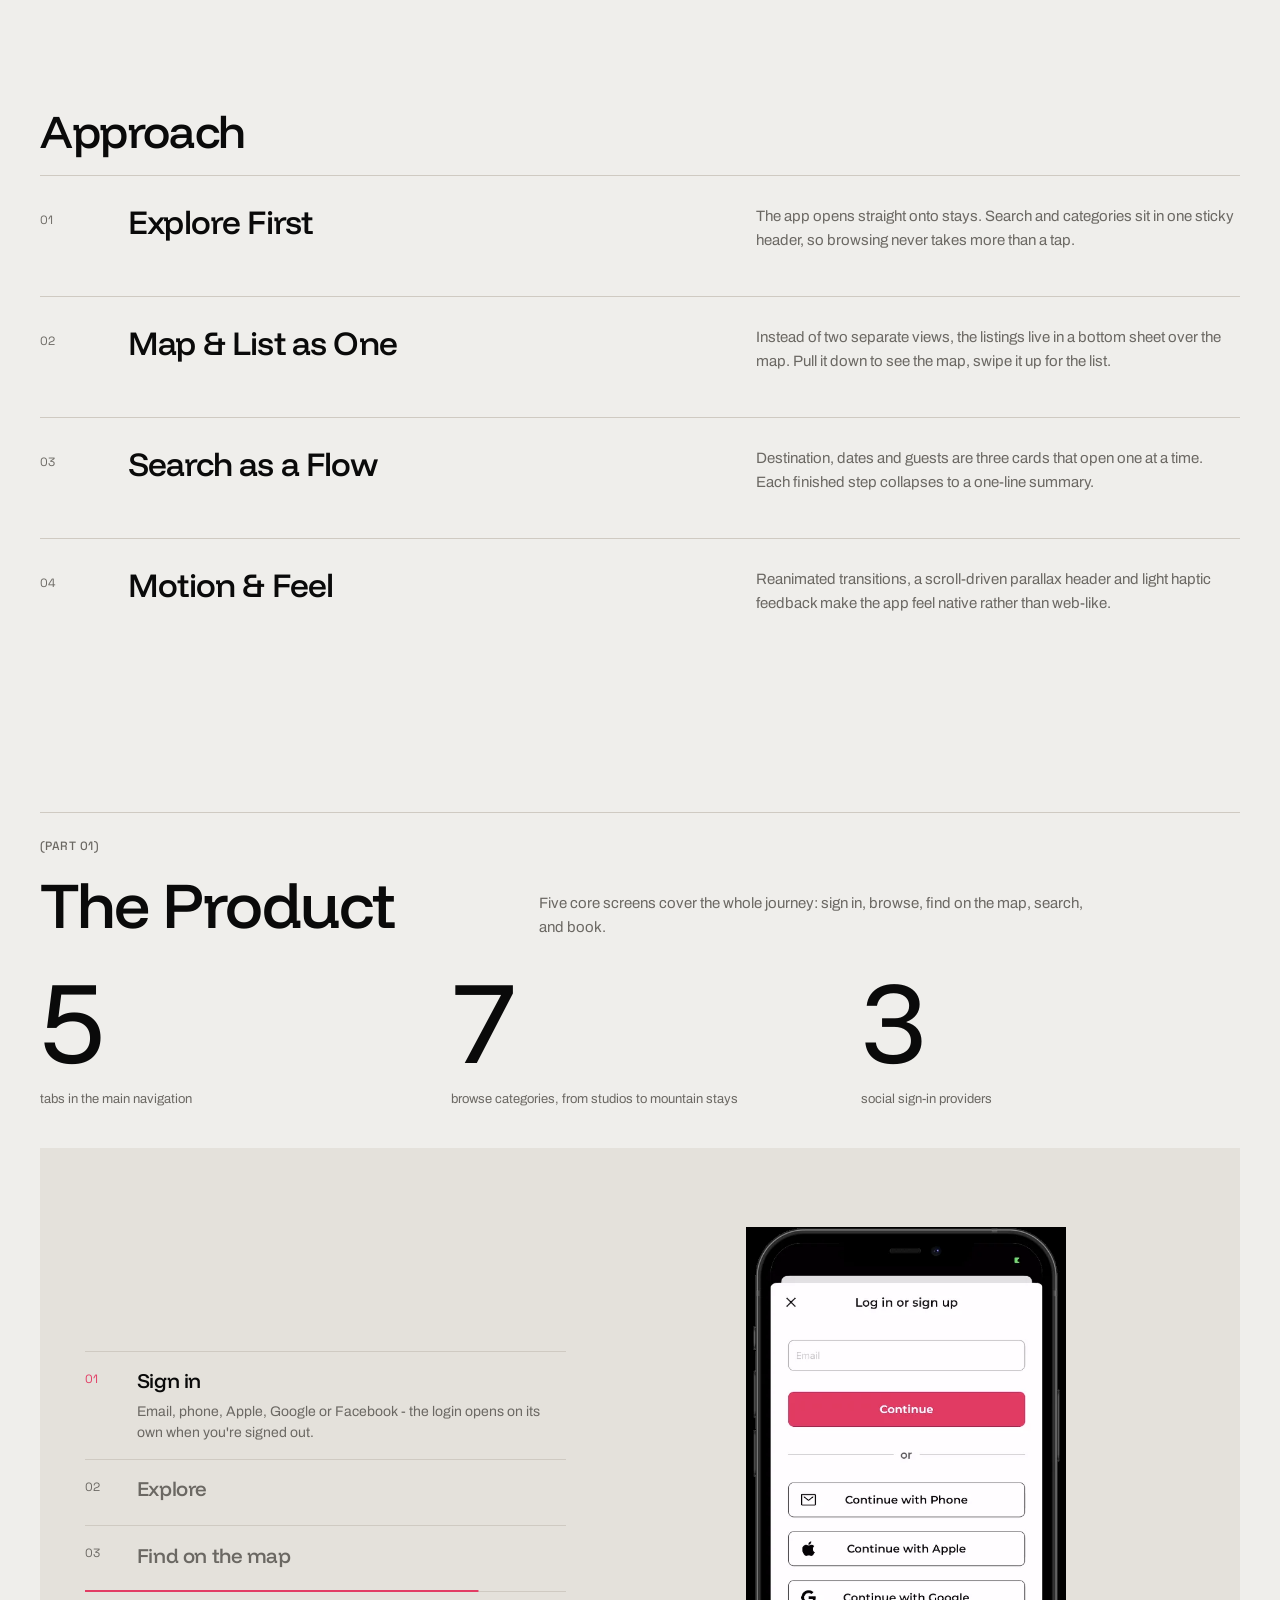
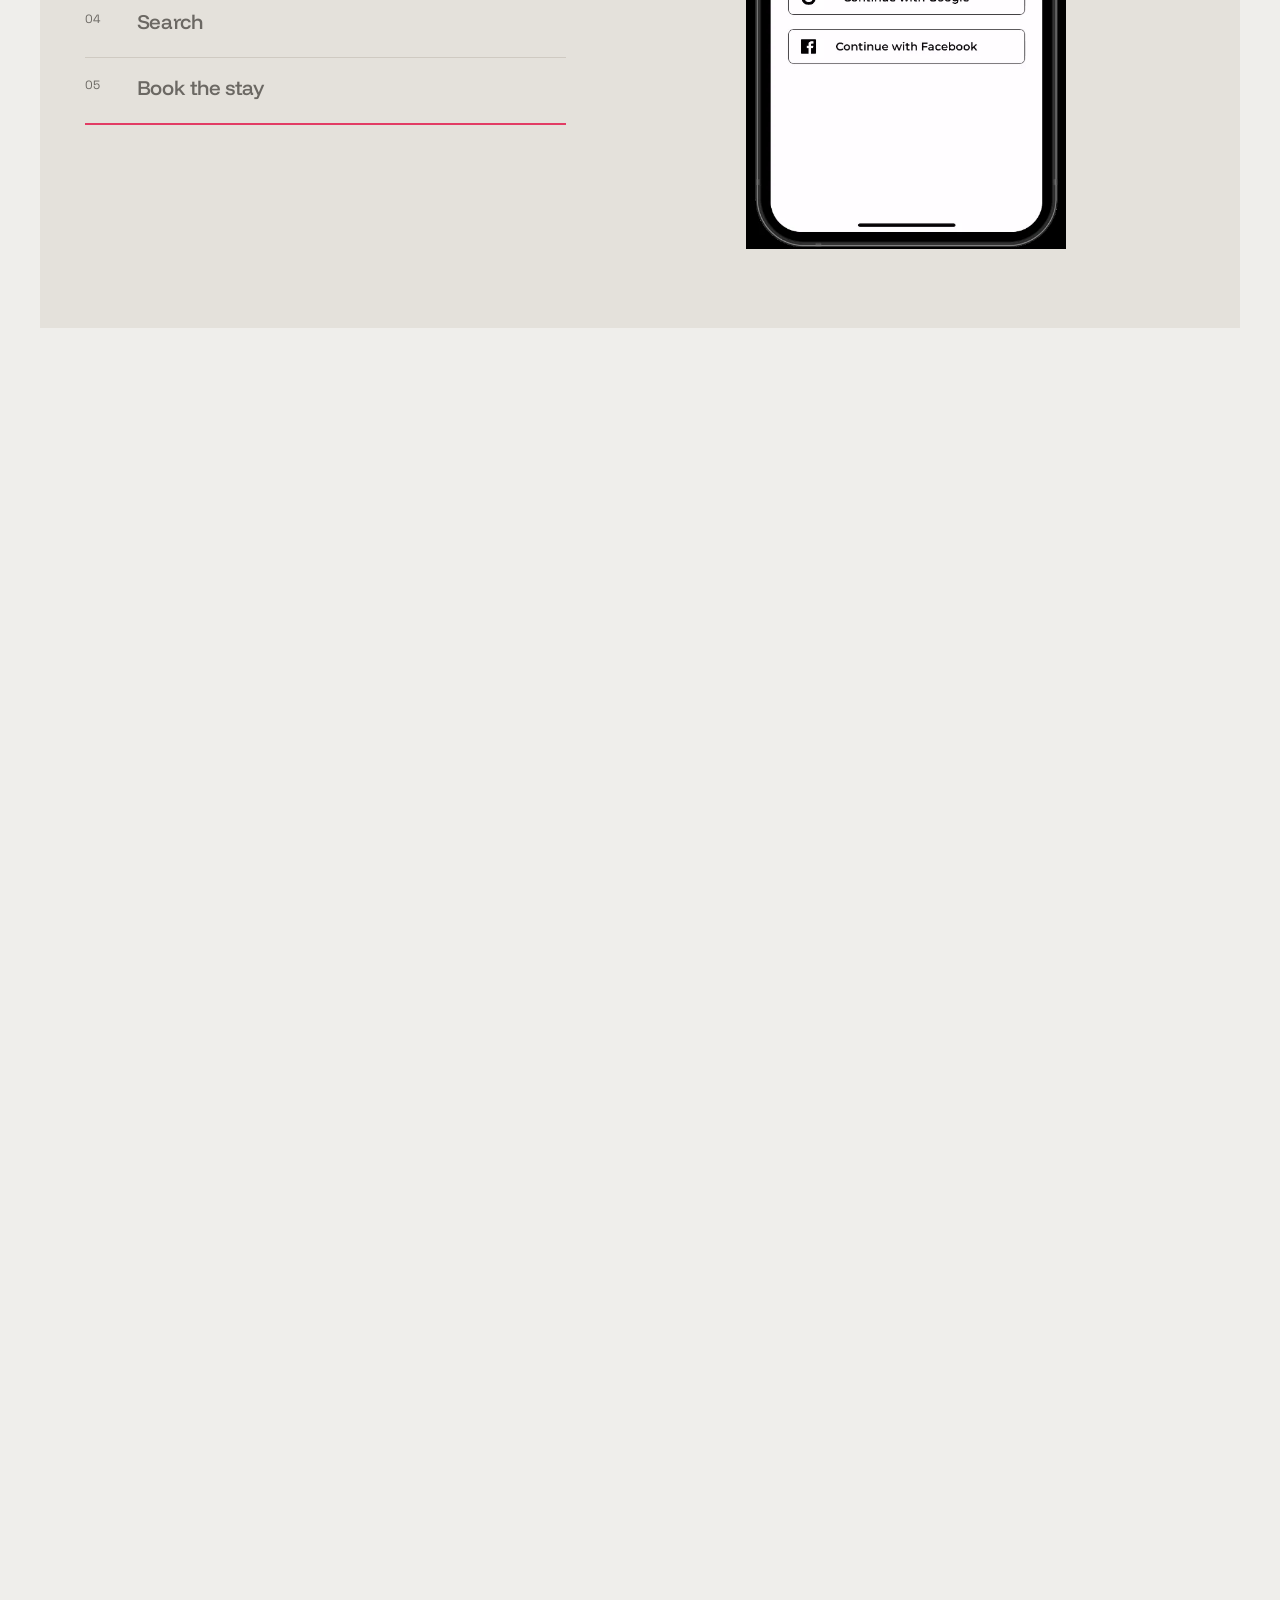
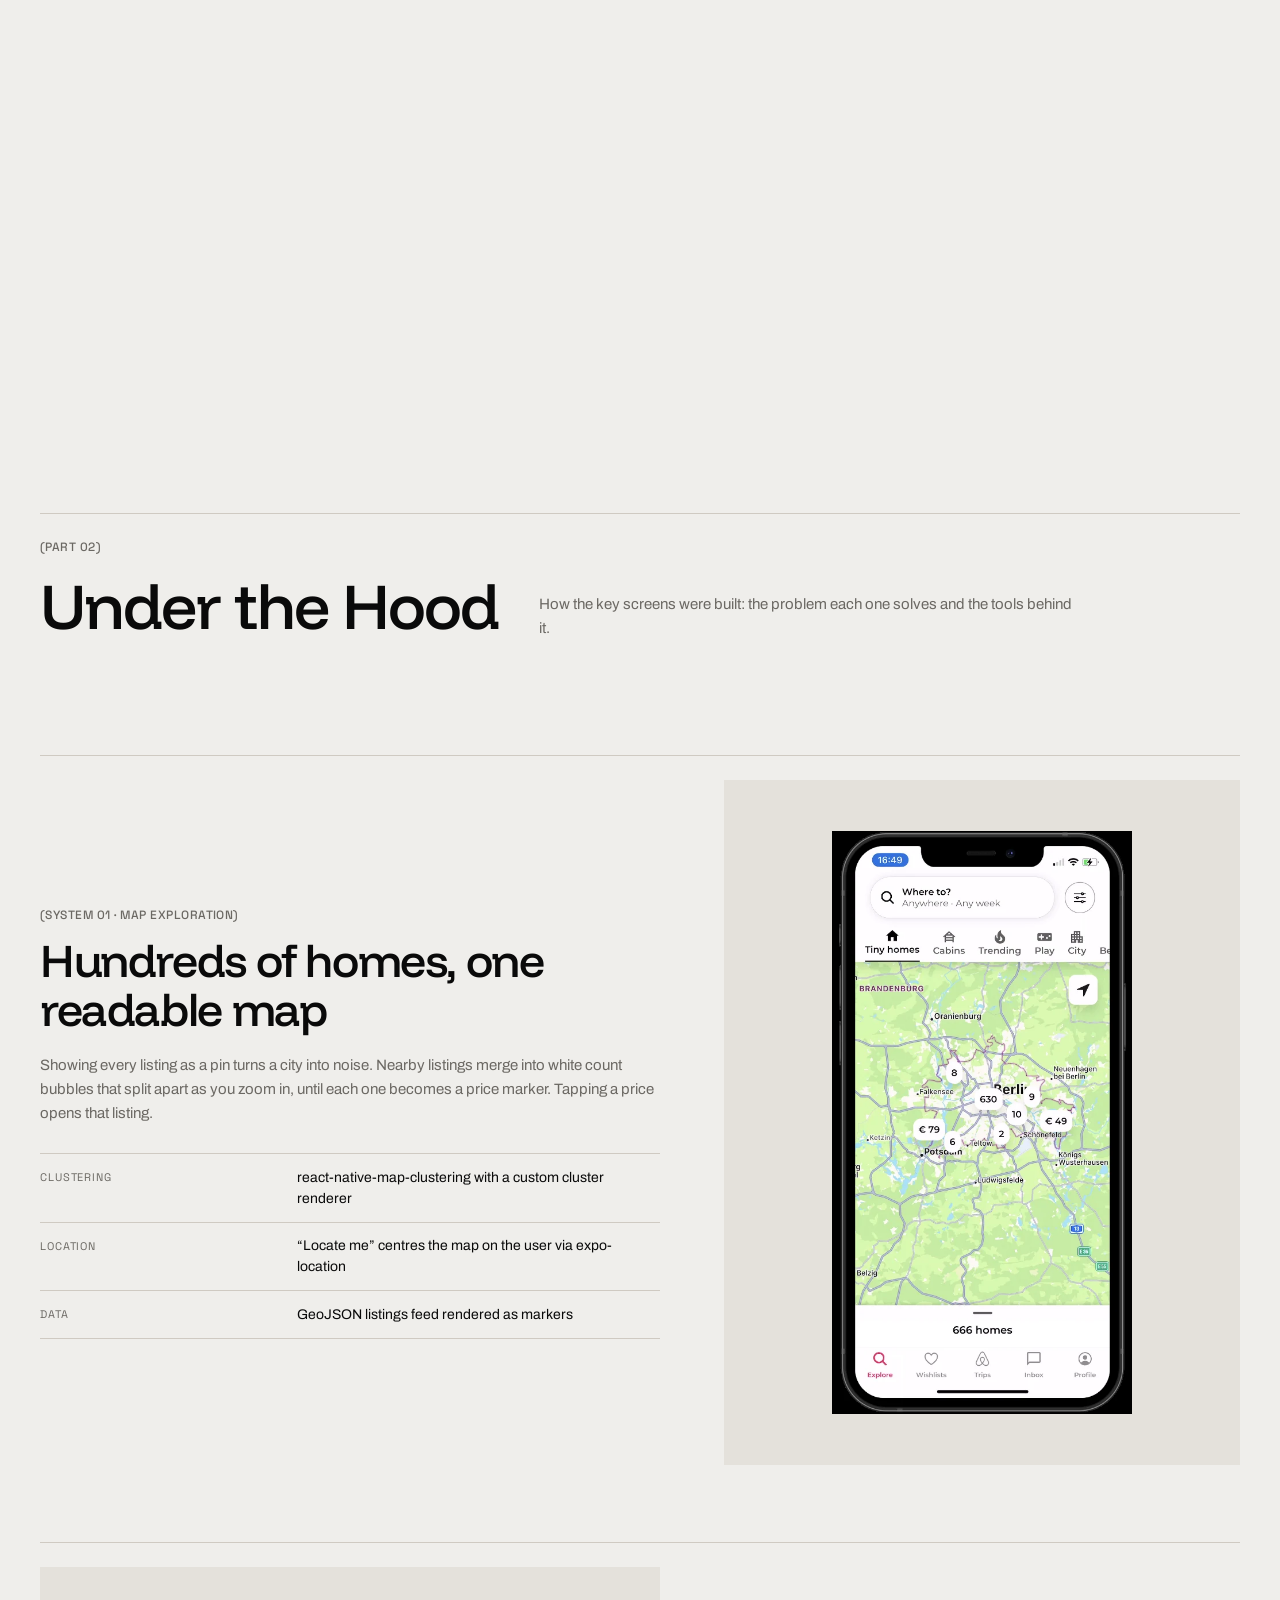
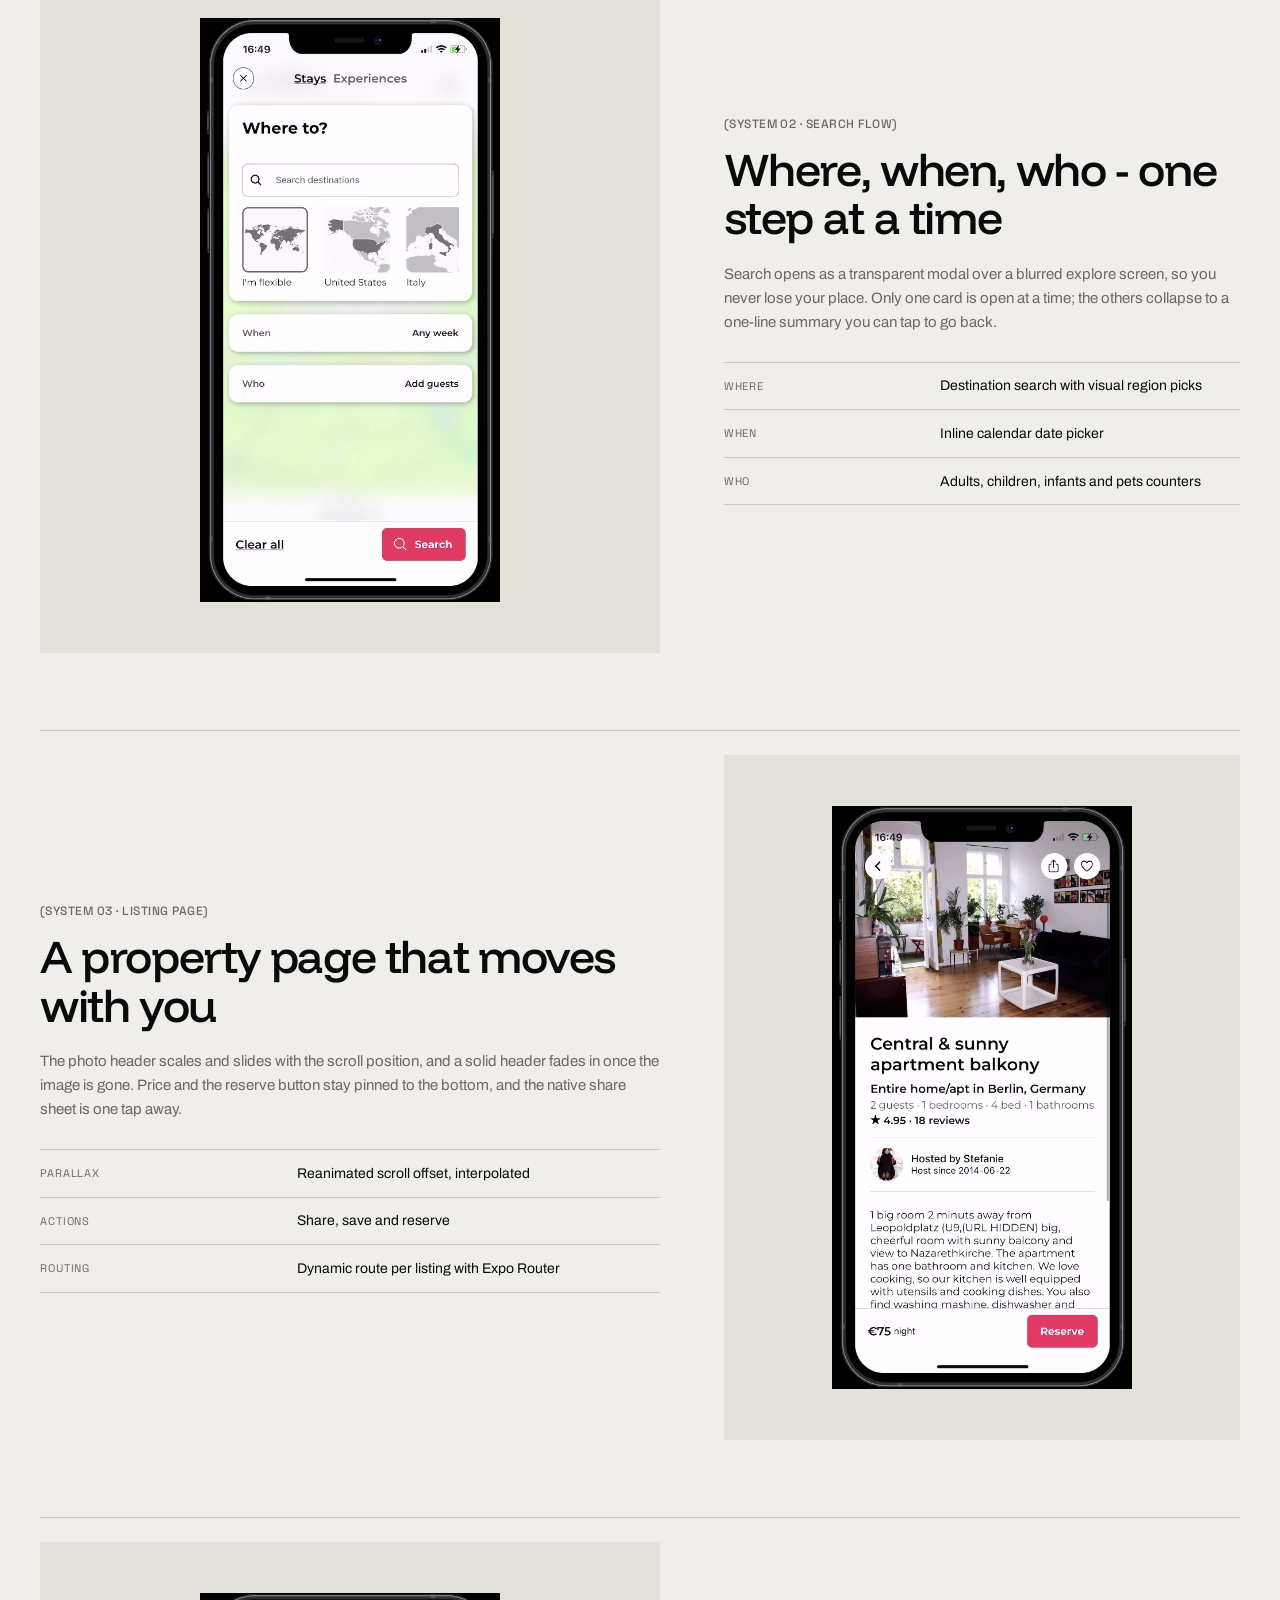
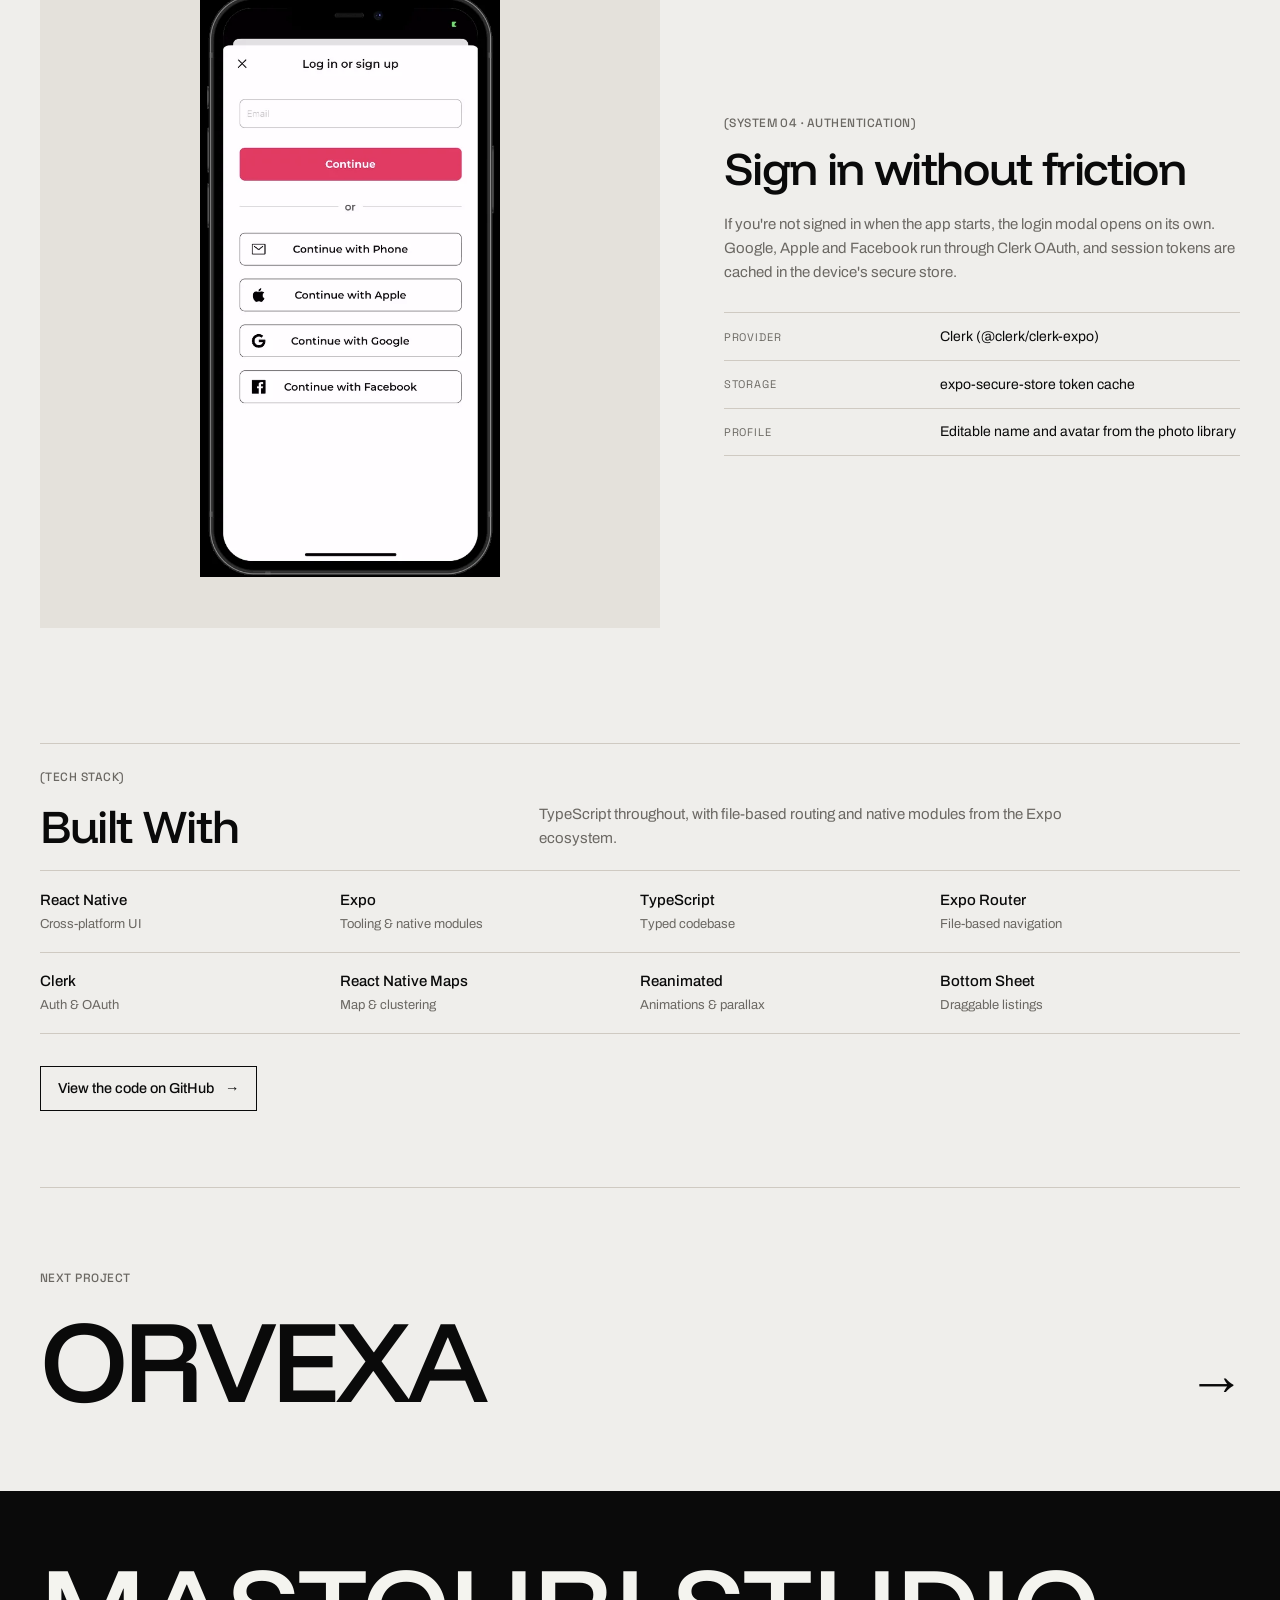
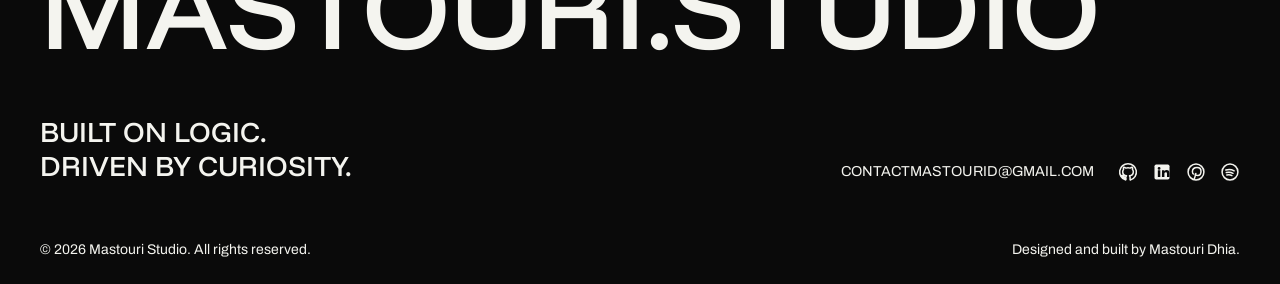
<file: work/stayhub/index.html>
<!DOCTYPE html>
<html lang="en">
<head>
  <meta charset="UTF-8" />
  <meta name="viewport" content="width=device-width, initial-scale=1" />
  <title>StayHub - Case Study | Mastouri Studio</title>
  <meta name="description" content="StayHub: a React Native + Expo mobile app for discovering and booking unique stays, with map search, clustered price markers, a booking flow and social sign-in. Designed and built by Mastouri Dhia." />
  <link rel="icon" type="image/svg+xml" href="../../images/projects/stayhub/stayhub-mark.svg" />
  <link rel="canonical" href="https://mastouristudio.netlify.app/work/stayhub/" />

  <!-- Social sharing -->
  <meta property="og:type" content="article" />
  <meta property="og:site_name" content="Mastouri Studio" />
  <meta property="og:url" content="https://mastouristudio.netlify.app/work/stayhub/" />
  <meta property="og:title" content="StayHub - Case Study" />
  <meta property="og:description" content="StayHub: a React Native + Expo mobile app for discovering and booking unique stays, with map search, clustered price markers, a booking flow and social sign-in. Designed and built by Mastouri Dhia." />
  <meta property="og:image" content="https://mastouristudio.netlify.app/images/social/stayhub.jpg" />
  <meta property="og:image:width" content="1200" />
  <meta property="og:image:height" content="630" />
  <meta name="twitter:card" content="summary_large_image" />
  <meta name="twitter:image" content="https://mastouristudio.netlify.app/images/social/stayhub.jpg" />

  <!-- Local fonts -->
  <link rel="preload" href="../../fonts/funnel-display.woff2" as="font" crossorigin type="font/woff2" />
  <link rel="preload" href="../../fonts/archivo.woff2" as="font" crossorigin type="font/woff2" />
  <link rel="preload" href="../../fonts/space-grotesk.woff2" as="font" crossorigin type="font/woff2" />

  <!-- Styles -->
  <link rel="stylesheet" href="../../css/styles.css" />
  <link rel="stylesheet" href="../../css/case-study.css" />
  <!-- Analytics (Umami, cookie-free). Counts only on data-domains, so local testing is ignored -->
  <script defer src="https://cloud.umami.is/script.js" data-website-id="afde05f1-8b65-4721-976c-ca45010f0aeb" data-domains="mastouristudio.netlify.app"></script>
</head>
<body class="case-study">
  <a class="skip-link" href="#main">Skip to content</a>

  <!-- ===== Navigation ===== -->
  <header class="site-nav" data-nav>
    <div class="container nav-inner">
      <a href="../../" class="nav-logo" aria-label="Mastouri's Studio home">
        MASTOURI.STUDIO
      </a>
      <button class="nav-toggle" data-menu-toggle aria-expanded="false" aria-controls="site-menu" aria-label="Open menu">
        <span></span><span></span>
      </button>
    </div>
  </header>

  <!-- ===== Full-screen menu overlay ===== -->
  <div class="menu-scrim" data-menu-scrim></div>
  <nav class="site-menu" id="site-menu" data-menu aria-hidden="true">
    <div class="container">
      <ul class="menu-list">
        <li><a href="../../#top" data-menu-link data-hw><span class="hw-text" data-hw-text>Home</span></a></li>
        <li><a href="../../#experience" data-menu-link data-hw><span class="hw-text" data-hw-text>Experience</span></a></li>
        <li><a href="../../#projects" data-menu-link data-hw><span class="hw-text" data-hw-text>Projects</span></a></li>
        <li><a href="../../#certificates" data-menu-link data-hw><span class="hw-text" data-hw-text>Certificates</span></a></li>
        <li><a href="../../#outside" data-menu-link data-hw><span class="hw-text" data-hw-text>Outside the Frame</span></a></li>
        <li><a href="../../#contact-form" data-menu-link data-hw><span class="hw-text" data-hw-text>Contact</span></a></li>
      </ul>
      <div class="menu-foot">
        <a href="mailto:contactmastourid@gmail.com" class="menu-email" data-menu-link>contactmastourid@gmail.com</a>
        <a href="../../Dhiaeddine_Mastouri_CV.pdf" class="menu-email" target="_blank" rel="noopener" data-menu-link>View my CV &nearr;</a>
      </div>
    </div>
  </nav>

  <main id="main" class="cs-main">

    <!-- ===== HERO ===== -->
    <section class="container" id="top">
      <p class="cs-kicker">(Case Study · 01)</p>
      <h1 class="cs-title">StayHub</h1>
      <ul class="cs-chips" aria-label="Disciplines">
        <li>Mobile App</li>
        <li>UX | UI</li>
        <li>React Native</li>
        <li>Maps &amp; Geo</li>
        <li>Authentication</li>
      </ul>
      <div class="cs-hero-media">
        <img src="../../images/projects/stayhub/hero.jpg" alt="Five StayHub screens: sign-in, listings feed, map search, destination search and a property page" width="1920" height="1080" />
      </div>
      <p class="cs-lead">
        StayHub is a mobile app for discovering and booking unique places to stay. Built with React Native, Expo and TypeScript,
        it combines a listings feed and a live map in one explore screen, a step-by-step search flow, rich property pages and
        social sign-in - a full booking-app experience, designed and developed end to end.
      </p>
    </section>

    <!-- ===== META ===== -->
    <section class="container cs-section--tight">
      <dl class="cs-meta">
        <div><dt>Role</dt><dd>Mobile App Design &amp; Development</dd></div>
        <div><dt>Stack</dt><dd>React Native · Expo · TypeScript</dd></div>
        <div><dt>Year</dt><dd>2025</dd></div>
        <div><dt>Team</dt><dd>Solo</dd></div>
      </dl>
    </section>

    <!-- ===== MY ROLE ===== -->
    <section class="container cs-section--tight">
      <div class="cs-split">
        <p class="cs-kicker">(My Role)</p>
        <ul class="cs-list">
          <li>Designed and built every screen, from sign-in to the reservation footer.</li>
          <li>Built the explore experience: categories, a draggable listings sheet and a clustered price map.</li>
          <li>Built the search flow as a blurred modal of three collapsing steps: where, when and who.</li>
          <li>Set up authentication with Clerk - Google, Apple and Facebook sign-in, with tokens kept in secure storage.</li>
        </ul>
      </div>
    </section>

    <!-- ===== APPROACH ===== -->
    <section class="container cs-section">
      <h2 class="cs-h2 cs-reveal">Approach</h2>
      <div class="cs-approach">
        <div class="cs-step cs-reveal">
          <span class="cs-step__num">01</span>
          <h3 class="cs-step__title">Explore First</h3>
          <p class="cs-body">The app opens straight onto stays. Search and categories sit in one sticky header, so browsing never takes more than a tap.</p>
        </div>
        <div class="cs-step cs-reveal">
          <span class="cs-step__num">02</span>
          <h3 class="cs-step__title">Map &amp; List as One</h3>
          <p class="cs-body">Instead of two separate views, the listings live in a bottom sheet over the map. Pull it down to see the map, swipe it up for the list.</p>
        </div>
        <div class="cs-step cs-reveal">
          <span class="cs-step__num">03</span>
          <h3 class="cs-step__title">Search as a Flow</h3>
          <p class="cs-body">Destination, dates and guests are three cards that open one at a time. Each finished step collapses to a one-line summary.</p>
        </div>
        <div class="cs-step cs-reveal">
          <span class="cs-step__num">04</span>
          <h3 class="cs-step__title">Motion &amp; Feel</h3>
          <p class="cs-body">Reanimated transitions, a scroll-driven parallax header and light haptic feedback make the app feel native rather than web-like.</p>
        </div>
      </div>
    </section>

    <!-- ===== PART 01 · PRODUCT ===== -->
    <section class="container cs-section">
      <div class="cs-part cs-reveal">
        <p class="cs-kicker">(Part 01)</p>
        <h2 class="cs-h2 cs-h2--xl">The Product</h2>
        <p class="cs-body">Five core screens cover the whole journey: sign in, browse, find on the map, search, and book.</p>
      </div>

      <div class="cs-stats cs-reveal">
        <div><span class="cs-stat__num">5</span><span class="cs-stat__label">tabs in the main navigation</span></div>
        <div><span class="cs-stat__num">7</span><span class="cs-stat__label">browse categories, from studios to mountain stays</span></div>
        <div><span class="cs-stat__num">3</span><span class="cs-stat__label">social sign-in providers</span></div>
      </div>

      <div class="cs-flow-scroll" data-flow-scroll>
      <div class="cs-flow" data-flow aria-label="StayHub journey, step by step">
        <ol class="cs-flow__steps">
          <li><button type="button" class="cs-flow__step is-active"><span class="cs-flow__num">01</span><span><b>Sign in</b><small>Email, phone, Apple, Google or Facebook - the login opens on its own when you're signed out.</small></span><span class="cs-flow__bar"></span></button></li>
          <li><button type="button" class="cs-flow__step"><span class="cs-flow__num">02</span><span><b>Explore</b><small>Browse stays by category in a draggable sheet, with photos, ratings and nightly prices.</small></span><span class="cs-flow__bar"></span></button></li>
          <li><button type="button" class="cs-flow__step"><span class="cs-flow__num">03</span><span><b>Find on the map</b><small>Pull the sheet down: listings cluster into counts and split into price markers as you zoom.</small></span><span class="cs-flow__bar"></span></button></li>
          <li><button type="button" class="cs-flow__step"><span class="cs-flow__num">04</span><span><b>Search</b><small>Where, when and who - three cards over a blurred background, one open at a time.</small></span><span class="cs-flow__bar"></span></button></li>
          <li><button type="button" class="cs-flow__step"><span class="cs-flow__num">05</span><span><b>Book the stay</b><small>A parallax photo header, host details, and the price with a reserve button pinned at the bottom.</small></span><span class="cs-flow__bar"></span></button></li>
        </ol>
        <div class="cs-flow__stage">
          <div class="cs-flow__screens cs-flow__screens--framed">
            <img class="is-active" src="../../images/projects/stayhub/login.webp" alt="Sign-in modal with email, phone, Apple, Google and Facebook options" width="522" height="1015" loading="lazy" />
            <img src="../../images/projects/stayhub/explore.webp" alt="Explore feed with category tabs and a listing card" width="522" height="1015" loading="lazy" />
            <img src="../../images/projects/stayhub/map.webp" alt="Map of Berlin with clustered listing counts and price markers" width="522" height="1015" loading="lazy" />
            <img src="../../images/projects/stayhub/search.webp" alt="Search modal with destination, dates and guests cards" width="522" height="1015" loading="lazy" />
            <img src="../../images/projects/stayhub/listing.webp" alt="Property page with photo header, host details and reserve button" width="522" height="1015" loading="lazy" />
          </div>
        </div>
      </div>
      </div>
    </section>

    <!-- ===== PART 02 · SYSTEMS ===== -->
    <section class="container cs-section">
      <div class="cs-part cs-reveal">
        <p class="cs-kicker">(Part 02)</p>
        <h2 class="cs-h2 cs-h2--xl">Under the Hood</h2>
        <p class="cs-body">How the key screens were built: the problem each one solves and the tools behind it.</p>
      </div>
    </section>

    <section class="container cs-section--tight">
      <article class="cs-system cs-reveal">
        <div class="cs-system__copy">
          <p class="cs-kicker">(System 01 · Map Exploration)</p>
          <h3 class="cs-h2">Hundreds of homes, one readable map</h3>
          <p class="cs-body">Showing every listing as a pin turns a city into noise. Nearby listings merge into white count bubbles that split apart as you zoom in, until each one becomes a price marker. Tapping a price opens that listing.</p>
          <dl class="cs-facts">
            <div><dt>Clustering</dt><dd>react-native-map-clustering with a custom cluster renderer</dd></div>
            <div><dt>Location</dt><dd>“Locate me” centres the map on the user via expo-location</dd></div>
            <div><dt>Data</dt><dd>GeoJSON listings feed rendered as markers</dd></div>
          </dl>
        </div>
        <div class="cs-system__media">
          <img src="../../images/projects/stayhub/map.webp" alt="Clustered map view" width="522" height="1015" loading="lazy" />
        </div>
      </article>
    </section>

    <section class="container cs-section--tight">
      <article class="cs-system cs-system--flip cs-reveal">
        <div class="cs-system__copy">
          <p class="cs-kicker">(System 02 · Search Flow)</p>
          <h3 class="cs-h2">Where, when, who - one step at a time</h3>
          <p class="cs-body">Search opens as a transparent modal over a blurred explore screen, so you never lose your place. Only one card is open at a time; the others collapse to a one-line summary you can tap to go back.</p>
          <dl class="cs-facts">
            <div><dt>Where</dt><dd>Destination search with visual region picks</dd></div>
            <div><dt>When</dt><dd>Inline calendar date picker</dd></div>
            <div><dt>Who</dt><dd>Adults, children, infants and pets counters</dd></div>
          </dl>
        </div>
        <div class="cs-system__media">
          <img src="../../images/projects/stayhub/search.webp" alt="Search modal" width="522" height="1015" loading="lazy" />
        </div>
      </article>
    </section>

    <section class="container cs-section--tight">
      <article class="cs-system cs-reveal">
        <div class="cs-system__copy">
          <p class="cs-kicker">(System 03 · Listing Page)</p>
          <h3 class="cs-h2">A property page that moves with you</h3>
          <p class="cs-body">The photo header scales and slides with the scroll position, and a solid header fades in once the image is gone. Price and the reserve button stay pinned to the bottom, and the native share sheet is one tap away.</p>
          <dl class="cs-facts">
            <div><dt>Parallax</dt><dd>Reanimated scroll offset, interpolated</dd></div>
            <div><dt>Actions</dt><dd>Share, save and reserve</dd></div>
            <div><dt>Routing</dt><dd>Dynamic route per listing with Expo Router</dd></div>
          </dl>
        </div>
        <div class="cs-system__media">
          <img src="../../images/projects/stayhub/listing.webp" alt="Listing details page" width="522" height="1015" loading="lazy" />
        </div>
      </article>
    </section>

    <section class="container cs-section--tight">
      <article class="cs-system cs-system--flip cs-reveal">
        <div class="cs-system__copy">
          <p class="cs-kicker">(System 04 · Authentication)</p>
          <h3 class="cs-h2">Sign in without friction</h3>
          <p class="cs-body">If you're not signed in when the app starts, the login modal opens on its own. Google, Apple and Facebook run through Clerk OAuth, and session tokens are cached in the device's secure store.</p>
          <dl class="cs-facts">
            <div><dt>Provider</dt><dd>Clerk (@clerk/clerk-expo)</dd></div>
            <div><dt>Storage</dt><dd>expo-secure-store token cache</dd></div>
            <div><dt>Profile</dt><dd>Editable name and avatar from the photo library</dd></div>
          </dl>
        </div>
        <div class="cs-system__media">
          <img src="../../images/projects/stayhub/login.webp" alt="Sign-in modal" width="522" height="1015" loading="lazy" />
        </div>
      </article>
    </section>

    <!-- ===== STACK ===== -->
    <section class="container cs-section">
      <div class="cs-part cs-reveal">
        <p class="cs-kicker">(Tech Stack)</p>
        <h2 class="cs-h2">Built With</h2>
        <p class="cs-body">TypeScript throughout, with file-based routing and native modules from the Expo ecosystem.</p>
      </div>
      <ul class="cs-stack cs-reveal">
        <li><b>React Native</b><span>Cross-platform UI</span></li>
        <li><b>Expo</b><span>Tooling &amp; native modules</span></li>
        <li><b>TypeScript</b><span>Typed codebase</span></li>
        <li><b>Expo Router</b><span>File-based navigation</span></li>
        <li><b>Clerk</b><span>Auth &amp; OAuth</span></li>
        <li><b>React Native Maps</b><span>Map &amp; clustering</span></li>
        <li><b>Reanimated</b><span>Animations &amp; parallax</span></li>
        <li><b>Bottom Sheet</b><span>Draggable listings</span></li>
      </ul>
      <a class="cs-btn" href="https://github.com/mastouridhia/StayHub" target="_blank" rel="noopener noreferrer">View the code on GitHub <span aria-hidden="true">&rarr;</span></a>
    </section>

    <!-- ===== NEXT ===== -->
    <section class="container">
      <a class="cs-next" href="../orvexa/">
        <span class="cs-kicker">Next Project</span>
        <span class="cs-next__title">Orvexa <span class="cs-next__arrow" aria-hidden="true">&rarr;</span></span>
      </a>
    </section>

    <!-- ===== FOOTER ===== -->
    <footer id="contact" class="footer">
      <div class="container footer-container">
        <a class="footer-wordmark" href="../../" aria-label="Mastouri Studio home">
          MASTOURI.STUDIO
        </a>
        <div class="footer-main">
          <p class="footer-cta">Built on logic.<br />Driven by curiosity.</p>
          <div class="footer-links">
            <a href="mailto:contactmastourid@gmail.com" class="footer-email">CONTACTMASTOURID@GMAIL.COM</a>
            <nav class="footer-socials" aria-label="Social media">

              <a href="https://github.com/mastouridhia" aria-label="GitHub" target="_blank" rel="noopener noreferrer">
                <svg viewBox="0 0 24 24" aria-hidden="true"><path d="M12 2a10 10 0 0 0-3.16 19.49c.5.09.68-.22.68-.48v-1.7c-2.78.6-3.37-1.18-3.37-1.18-.45-1.15-1.11-1.46-1.11-1.46-.91-.62.07-.61.07-.61 1 .07 1.53 1.03 1.53 1.03.89 1.52 2.34 1.08 2.91.83.09-.65.35-1.08.64-1.33-2.22-.25-4.56-1.11-4.56-4.94 0-1.09.39-1.98 1.03-2.68-.1-.25-.45-1.27.1-2.65 0 0 .84-.27 2.75 1.02a9.57 9.57 0 0 1 5 0c1.91-1.29 2.75-1.02 2.75-1.02.55 1.38.2 2.4.1 2.65.64.7 1.03 1.59 1.03 2.68 0 3.84-2.34 4.69-4.57 4.94.36.31.68.92.68 1.85v2.57c0 .27.18.58.69.48A10 10 0 0 0 12 2Z" /></svg>
              </a>
              <a href="https://www.linkedin.com/in/mastouri-dhia" aria-label="LinkedIn" target="_blank" rel="noopener noreferrer">
                <svg viewBox="0 0 24 24" aria-hidden="true"><rect x="3" y="3" width="18" height="18" rx="2" /><path class="footer-icon-cutout" d="M7 10h3v8H7zm1.5-4a1.7 1.7 0 1 0 0 3.4 1.7 1.7 0 0 0 0-3.4ZM12 10h2.9v1.1a3.2 3.2 0 0 1 2.7-1.4c2.3 0 3.4 1.4 3.4 4V18h-3v-3.8c0-1.2-.3-2-1.5-2s-1.6.9-1.6 2V18h-3z" /></svg>
              </a>

              <a href="https://www.pinterest.com/dhiamastouri30/" aria-label="Pinterest" target="_blank" rel="noopener noreferrer">
                <svg viewBox="0 0 24 24" aria-hidden="true"><circle cx="12" cy="12" r="9.5" /><path d="M10 20c1-2.2 1.3-4.3 1.8-6.3m-.4 1c.5 1 1.4 1.5 2.6 1.5 2.4 0 4-2.2 4-5.2 0-2.5-1.8-4.4-4.8-4.4-3.5 0-5.5 2.3-5.5 5 0 1.3.5 2.5 1.6 2.9" /></svg>
              </a>
              <a href="https://open.spotify.com/user/315sq3ebs6kro6jbhpxjwou44ooe" aria-label="Spotify" target="_blank" rel="noopener noreferrer">
                <svg viewBox="0 0 24 24" aria-hidden="true"><circle cx="12" cy="12" r="9.5" /><path d="M7 9.6c3.3-1 7-.7 10 1M7.6 12.7c2.7-.8 5.6-.5 8 .9M8.2 15.6c2.1-.6 4.3-.4 6.1.7" /></svg>
              </a>

            </nav>
          </div>
        </div>
        <div class="footer-meta">
          <p class="footer-copy">© 2026 Mastouri Studio. All rights reserved.</p>
          <p class="footer-credit">Designed and built by Mastouri Dhia.</p>
        </div>
      </div>
    </footer>
  </main>

  <script src="../../js/main.js"></script>
</body>
</html>
</file>
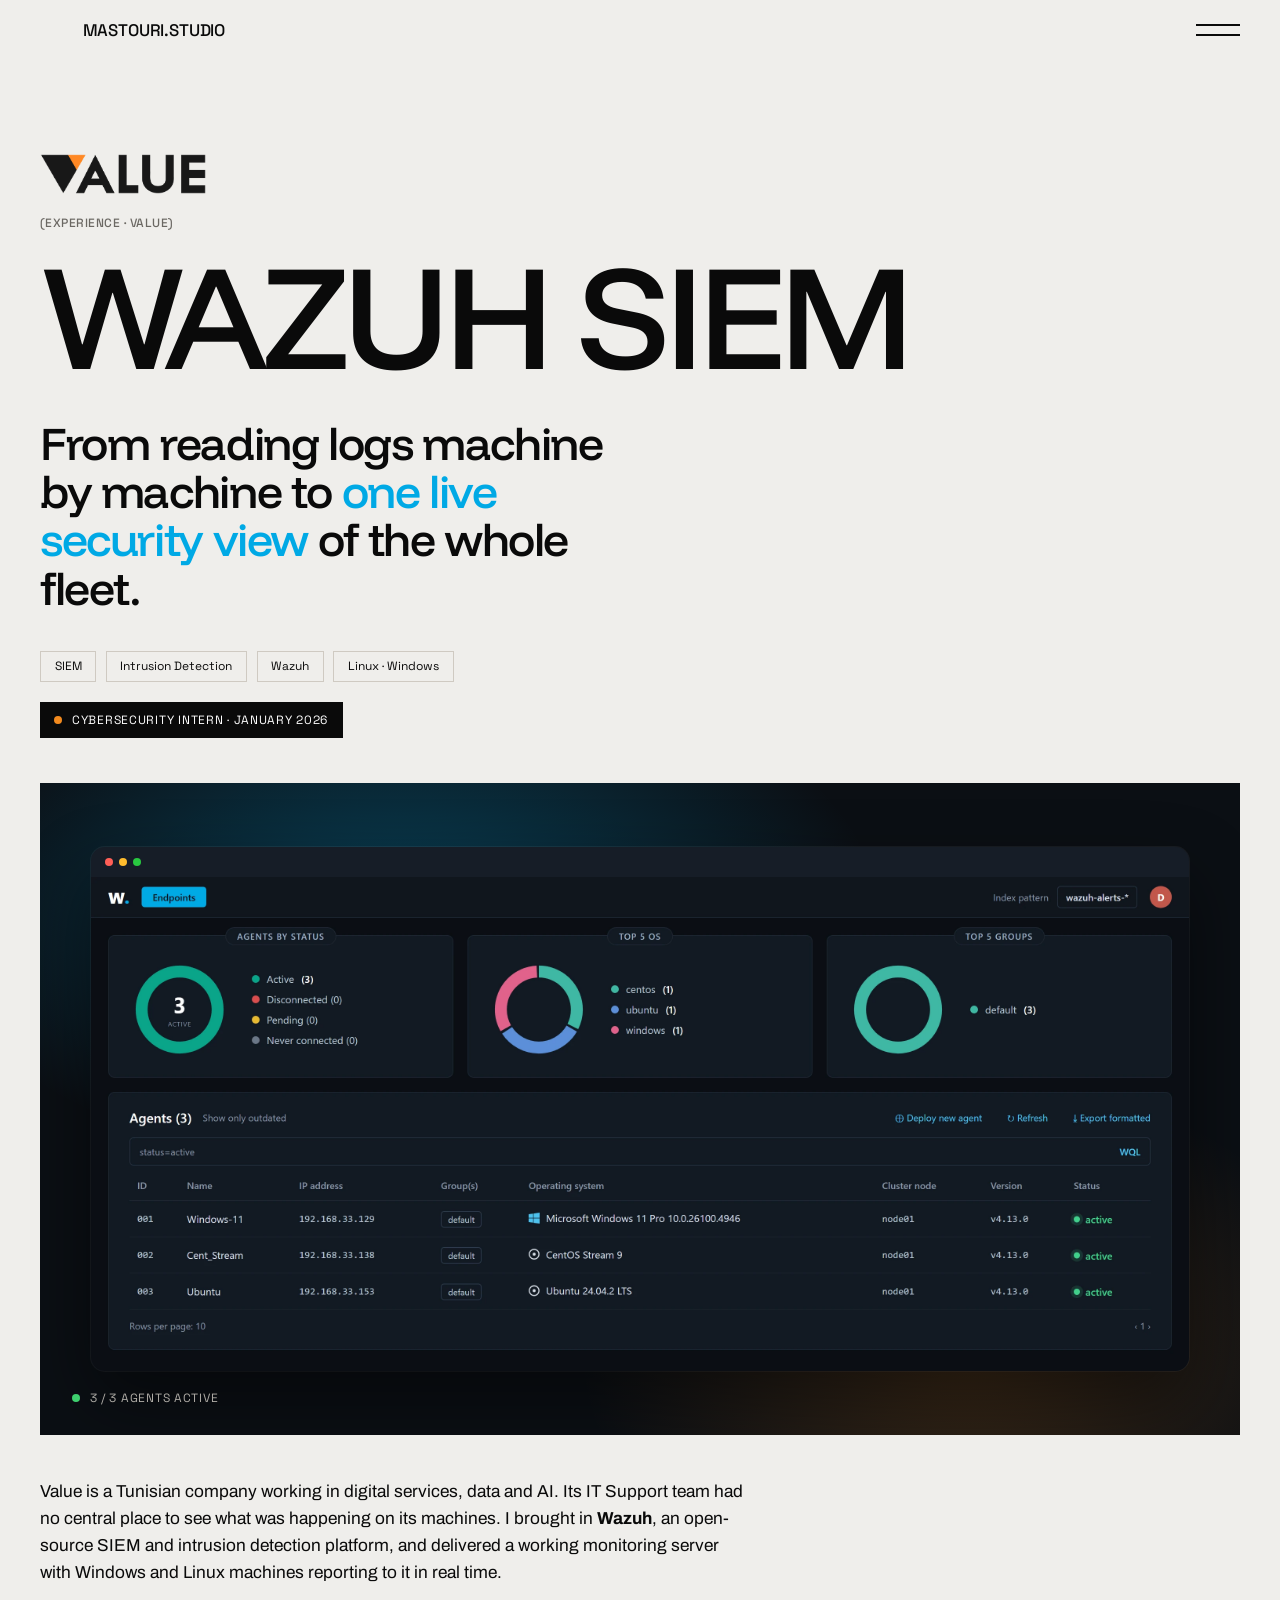
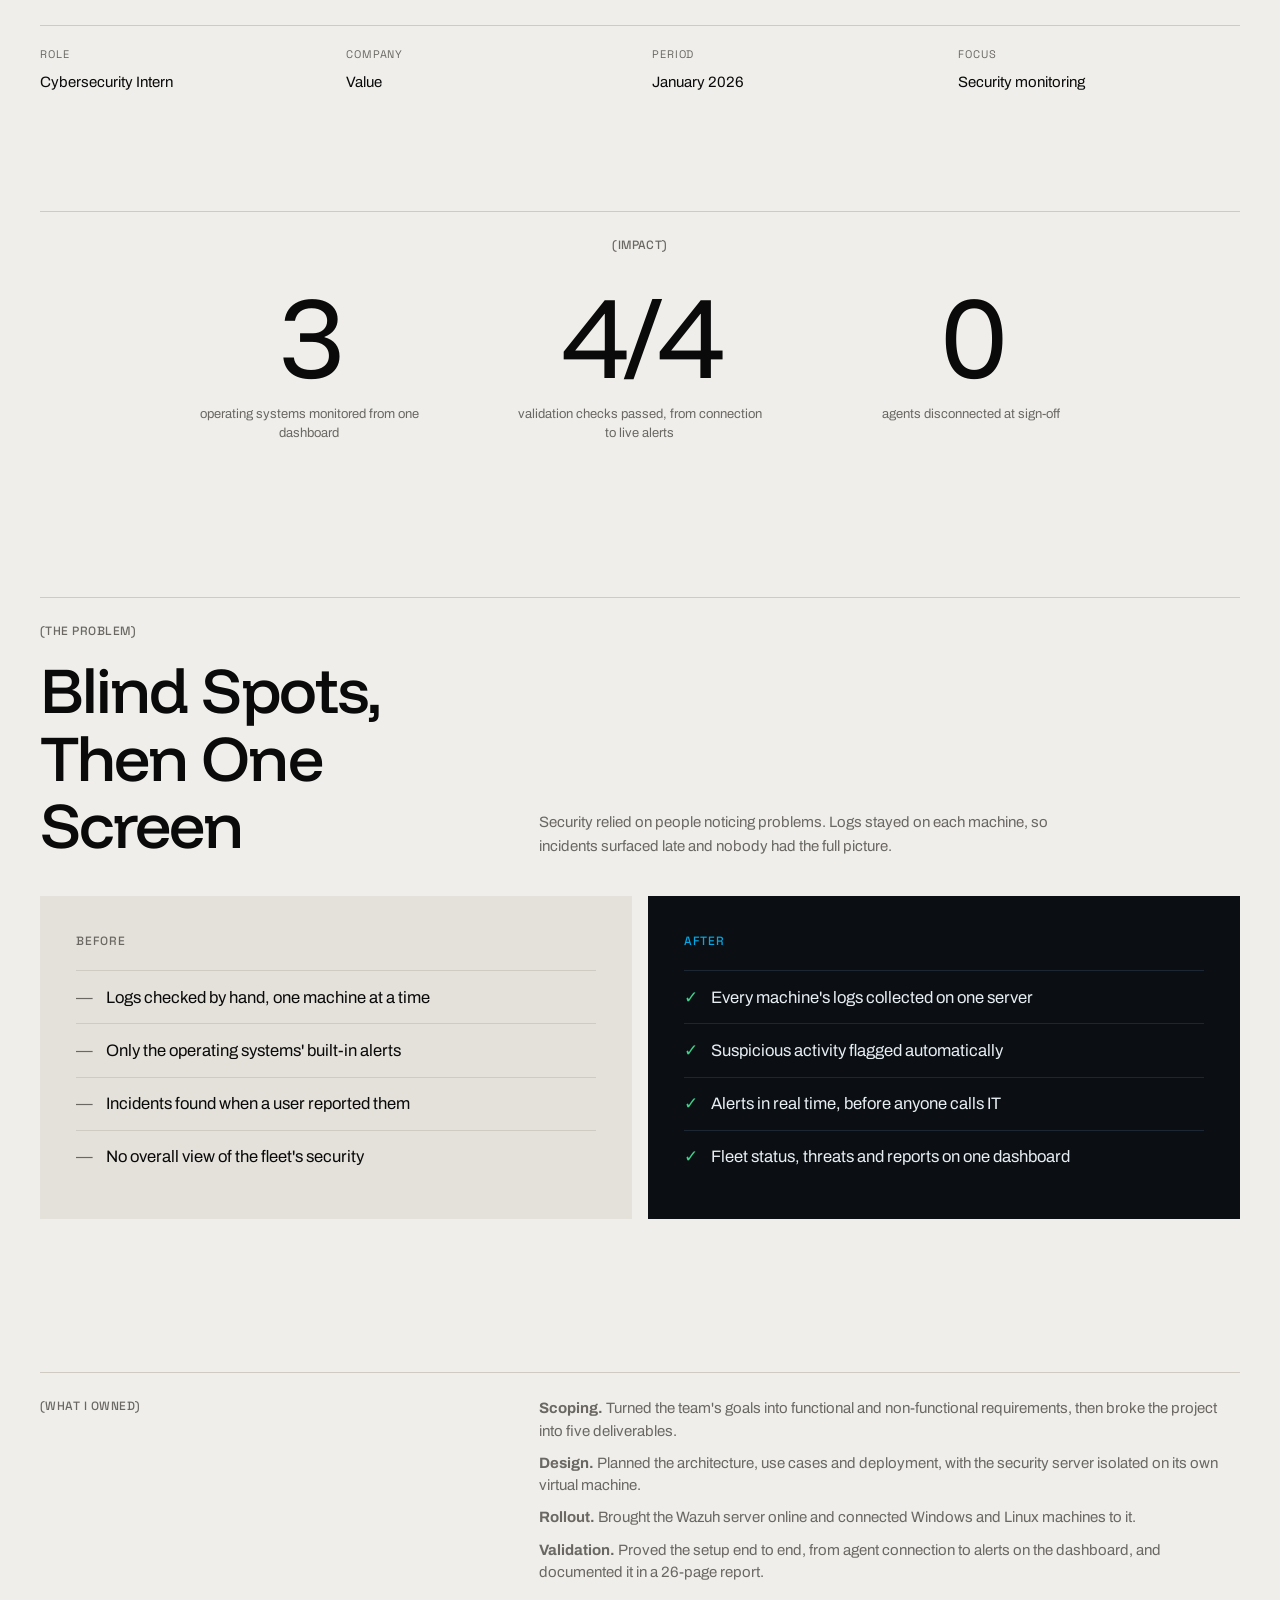
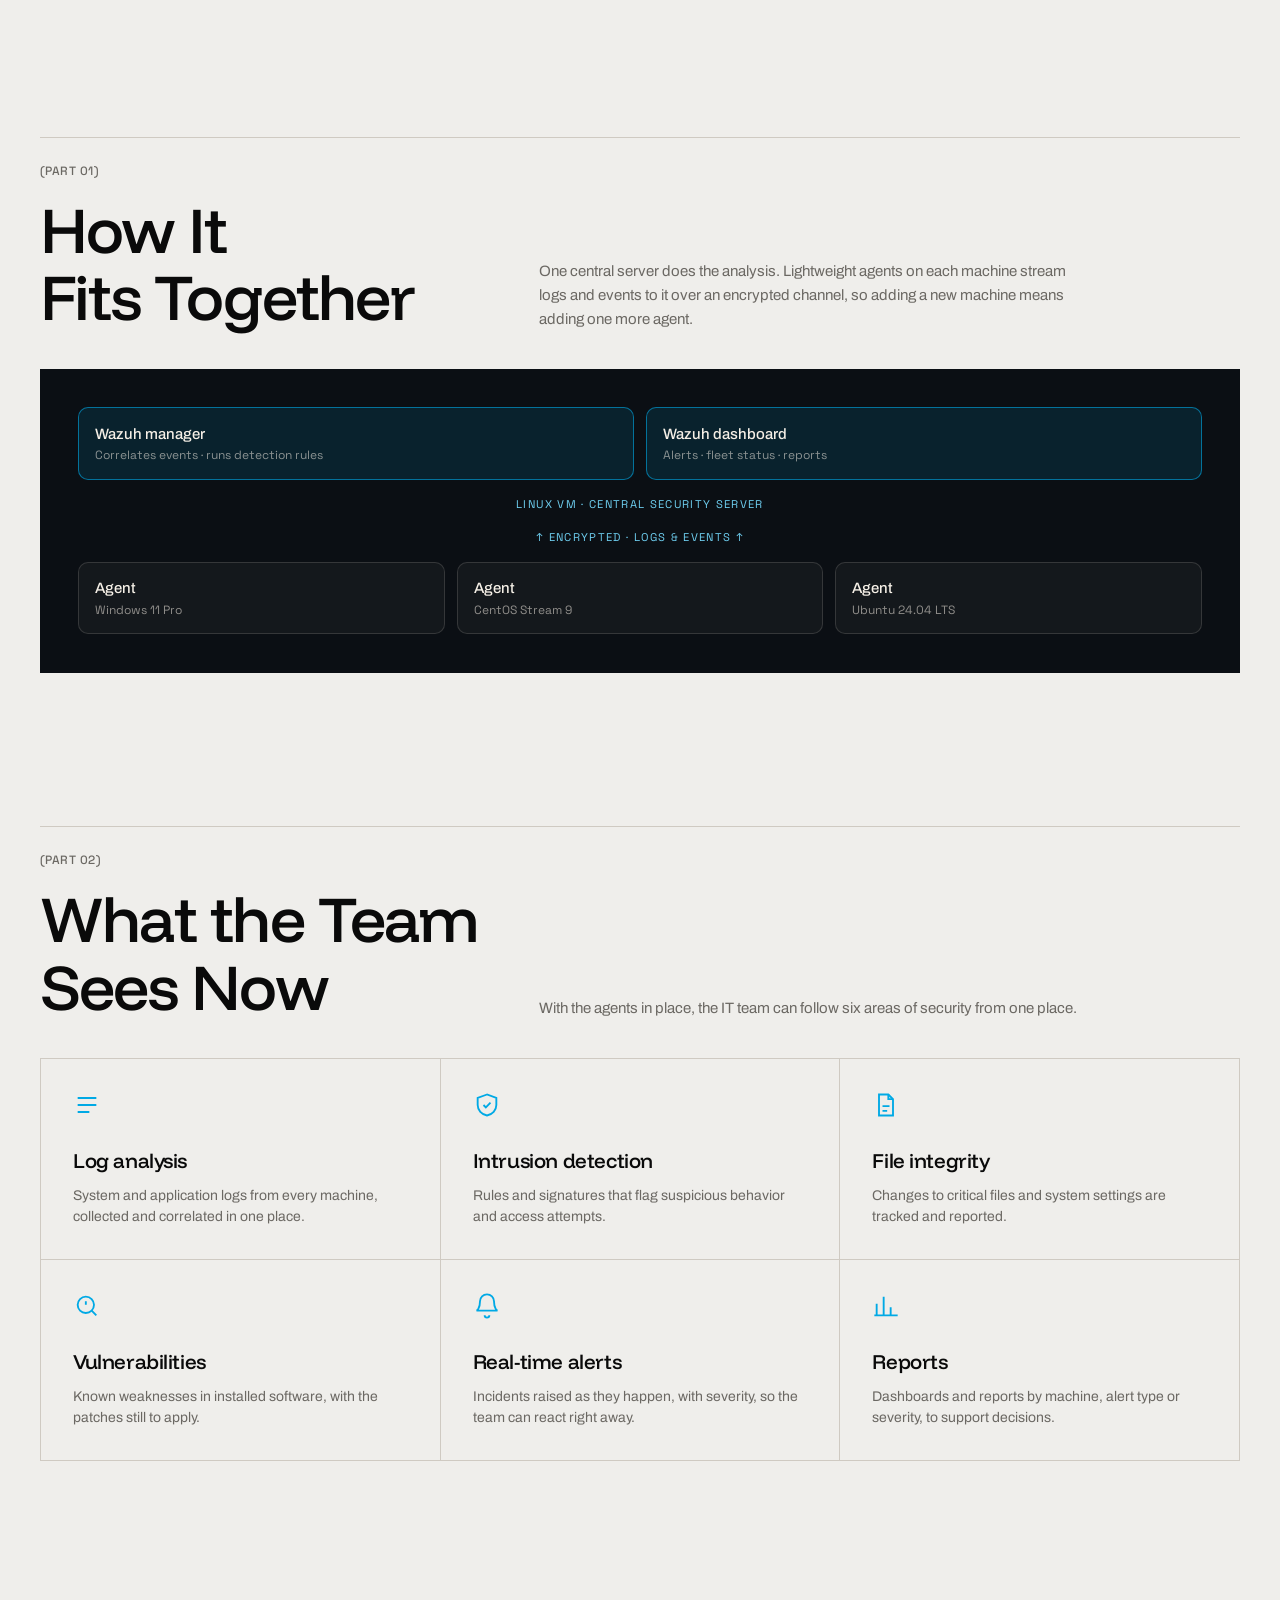
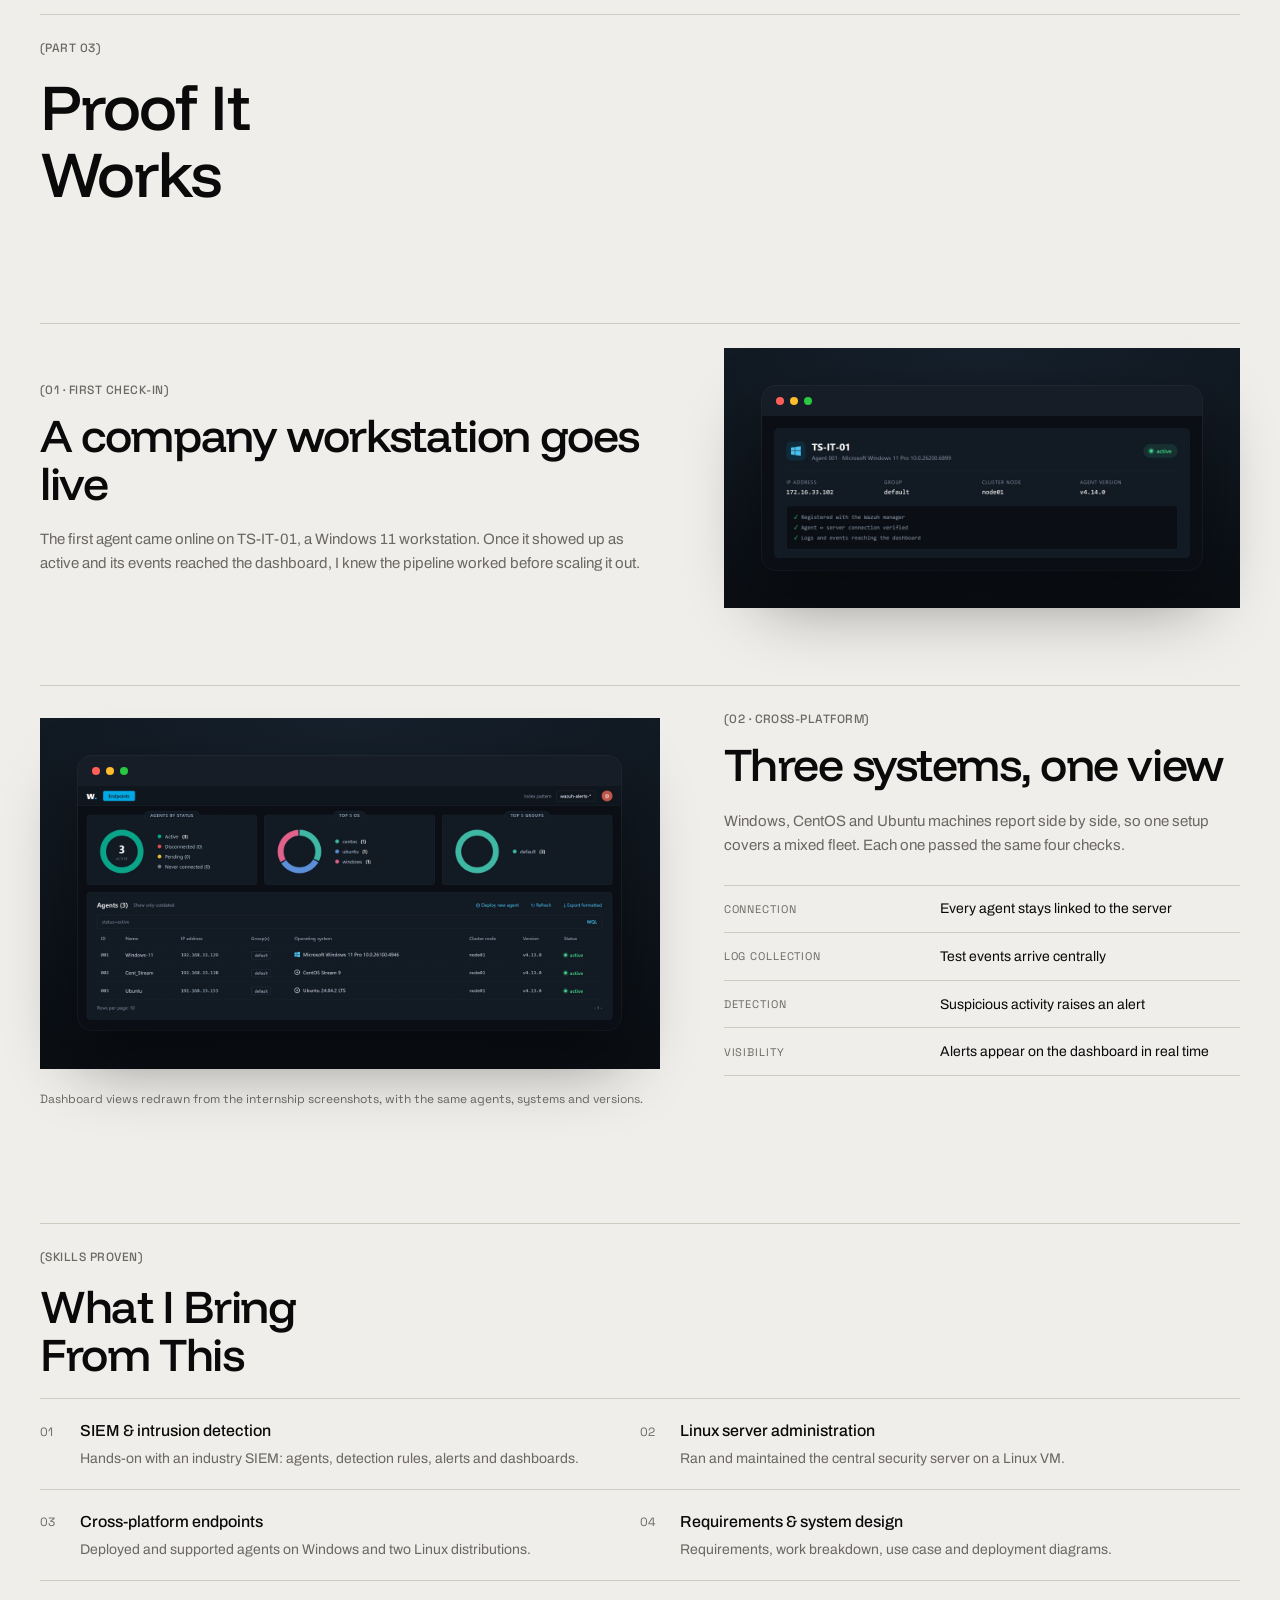
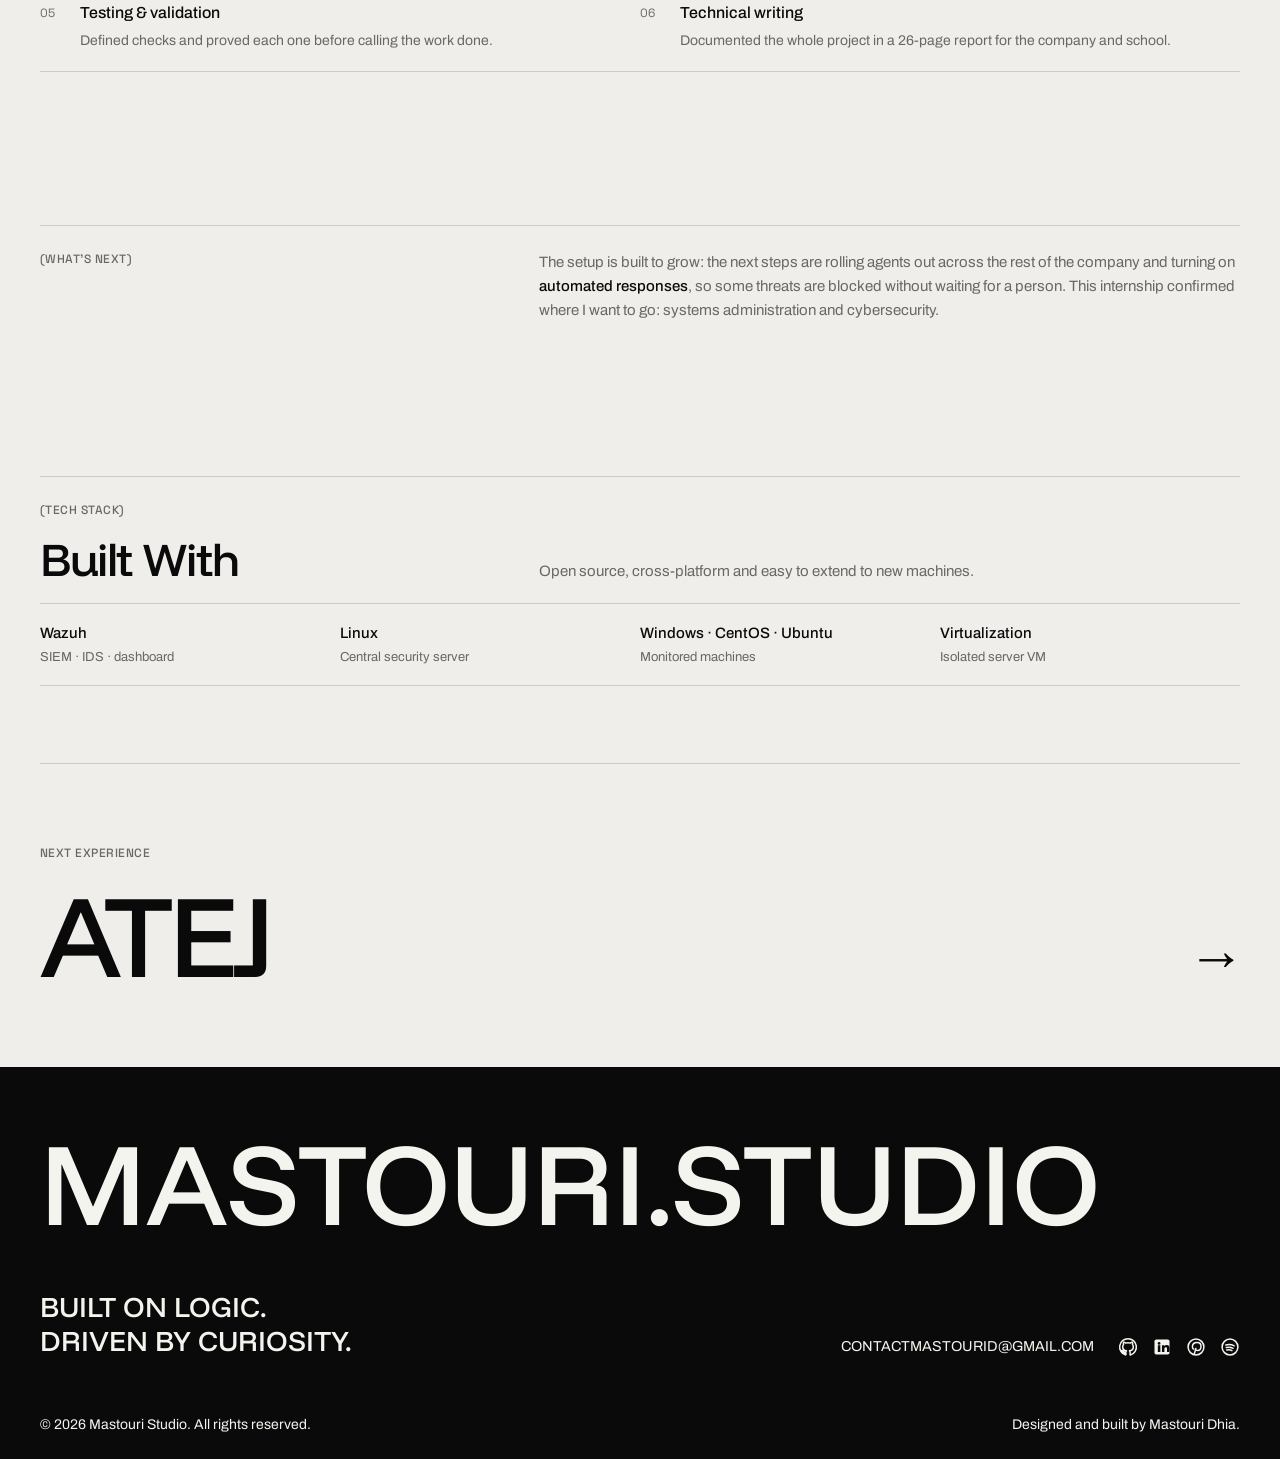
<file: work/value/index.html>
<!DOCTYPE html>
<html lang="en">
<head>
  <meta charset="UTF-8" />
  <meta name="viewport" content="width=device-width, initial-scale=1" />
  <title>Value - Case Study | Mastouri Studio</title>
  <meta name="description" content="How Mastouri Dhia gave Value's IT Support team one security view across Windows and Linux machines by rolling out Wazuh, an open-source SIEM, during a January 2026 internship." />
  <link rel="icon" type="image/svg+xml" href="../../favicon.svg" />
  <link rel="canonical" href="https://mastouristudio.netlify.app/work/value/" />

  <!-- Social sharing -->
  <meta property="og:type" content="article" />
  <meta property="og:site_name" content="Mastouri Studio" />
  <meta property="og:url" content="https://mastouristudio.netlify.app/work/value/" />
  <meta property="og:title" content="Value - Case Study" />
  <meta property="og:description" content="How Mastouri Dhia gave Value's IT Support team one security view across Windows and Linux machines by rolling out Wazuh, an open-source SIEM, during a January 2026 internship." />
  <meta property="og:image" content="https://mastouristudio.netlify.app/images/social/value.jpg" />
  <meta property="og:image:width" content="1200" />
  <meta property="og:image:height" content="630" />
  <meta name="twitter:card" content="summary_large_image" />
  <meta name="twitter:image" content="https://mastouristudio.netlify.app/images/social/value.jpg" />

  <!-- Local fonts -->
  <link rel="preload" href="../../fonts/funnel-display.woff2" as="font" crossorigin type="font/woff2" />
  <link rel="preload" href="../../fonts/archivo.woff2" as="font" crossorigin type="font/woff2" />
  <link rel="preload" href="../../fonts/space-grotesk.woff2" as="font" crossorigin type="font/woff2" />

  <!-- Styles -->
  <link rel="stylesheet" href="../../css/styles.css" />
  <link rel="stylesheet" href="../../css/case-study.css" />
  <style>
    /* Brand colors from the Value logo (black with an orange notch) and Wazuh blue */
    .case-study--value {
      --cs-brand: #f28a1e;
      --cs-film-bg: #0b0f14;
      --wz: #00a9e5;
    }
    .case-study--value .cs-film::before {
      background: radial-gradient(closest-side, rgba(0, 169, 229, .32), transparent);
    }
    .case-study--value .cs-film::after {
      background: radial-gradient(closest-side, rgba(242, 138, 30, .2), transparent);
    }
    .case-study--value .cs-film .device--browser {
      width: min(100%, 1100px);
      max-width: 1100px;
      margin-inline: 0;
      background: #161d27;
    }
    .case-study--value .cs-system__media {
      align-items: center;
      background: radial-gradient(120% 100% at 50% 0%, #16212d 0%, #0b0f14 100%);
      padding: clamp(1.25rem, 3vw, 2.5rem);
    }
    .case-study--value .cs-system__media .device--browser { width: 100%; background: #161d27; }
    .case-study--value .cs-system__media .device--browser img { width: 100%; }

    /* Headline statement under the title */
    .vl-statement {
      max-width: 22ch;
      margin-top: clamp(1.5rem, 3vw, 2.5rem);
      font-family: var(--font-display);
      font-size: clamp(1.75rem, 3.6vw, 3.25rem);
      font-weight: 500;
      line-height: 1.05;
      letter-spacing: -.03em;
    }
    .vl-statement em { font-style: normal; color: var(--wz); }

    /* Before / after */
    .vl-compare {
      display: grid;
      grid-template-columns: repeat(2, minmax(0, 1fr));
      gap: 1rem;
      margin-top: clamp(1.5rem, 3vw, 2.5rem);
    }
    .vl-compare__col {
      padding: clamp(1.25rem, 3vw, 2.25rem);
      background: var(--cs-panel);
    }
    .vl-compare__col--after { background: #0b0f14; color: #e6edf3; }
    .vl-compare__col h3 {
      font-family: var(--font-label);
      font-size: .75rem;
      font-weight: 500;
      letter-spacing: .08em;
      text-transform: uppercase;
      color: var(--cs-muted);
    }
    .vl-compare__col--after h3 { color: var(--wz); }
    .vl-compare__col ul { margin-top: 1.25rem; }
    .vl-compare__col li {
      display: flex;
      gap: .8rem;
      padding-block: .9rem;
      border-top: 1px solid var(--cs-rule);
      font-size: clamp(1rem, 1.3vw, 1.125rem);
      line-height: 1.4;
    }
    .vl-compare__col--after li { border-top-color: #1d2733; }
    .vl-compare__col li::before { content: "—"; color: var(--cs-muted); }
    .vl-compare__col--after li::before { content: "✓"; color: #3fd28b; }

    /* Coverage tiles */
    .vl-tiles {
      display: grid;
      grid-template-columns: repeat(3, minmax(0, 1fr));
      gap: 1px;
      margin-top: clamp(1.5rem, 3vw, 2.5rem);
      background: var(--cs-rule);
      border: 1px solid var(--cs-rule);
    }
    .vl-tile {
      padding: clamp(1.25rem, 2.5vw, 2rem);
      background: var(--cs-canvas);
      transition: background-color 400ms var(--ease), color 400ms var(--ease);
    }
    .vl-tile:hover { background: #0b0f14; color: #e6edf3; }
    .vl-tile:hover p { color: rgba(230, 237, 243, .65); }
    .vl-tile svg { width: 28px; height: 28px; color: var(--wz); }
    .vl-tile h3 {
      margin-top: 1.25rem;
      font-family: var(--font-display);
      font-size: clamp(1.15rem, 1.6vw, 1.4rem);
      font-weight: 500;
      letter-spacing: -.02em;
    }
    .vl-tile p {
      margin-top: .5rem;
      font-size: .875rem;
      line-height: 1.5;
      color: var(--cs-muted);
      transition: color 400ms var(--ease);
    }

    /* Architecture, on Wazuh colors */
    .case-study--value .cs-arch { background: #0b0f14; }
    .case-study--value .cs-arch__node--hot {
      border-color: rgba(0, 169, 229, .6);
      background: rgba(0, 169, 229, .12);
    }
    .case-study--value .cs-arch__link { color: #6fd0f2; }

    /* Skills */
    .vl-skills {
      display: grid;
      grid-template-columns: repeat(2, minmax(0, 1fr));
      margin-top: 1.25rem;
      border-top: 1px solid var(--cs-rule);
    }
    .vl-skills li {
      display: grid;
      grid-template-columns: 2.5rem minmax(0, 1fr);
      padding: 1.25rem 1.5rem 1.25rem 0;
      border-bottom: 1px solid var(--cs-rule);
    }
    .vl-skills span {
      font-family: var(--font-label);
      font-size: .75rem;
      color: var(--cs-muted);
      padding-top: .2rem;
    }
    .vl-skills b { display: block; font-weight: 500; font-size: 1rem; }
    .vl-skills p { margin-top: .3rem; font-size: .875rem; line-height: 1.5; color: var(--cs-muted); }

    @media (max-width: 760px) {
      .vl-compare, .vl-skills { grid-template-columns: 1fr; }
      .vl-tiles { grid-template-columns: 1fr; }
      .case-study--value .cs-arch__row { grid-template-columns: 1fr; }
      .case-study--value .cs-stats { grid-template-columns: 1fr; }
    }
    @media (min-width: 761px) and (max-width: 1000px) {
      .vl-tiles { grid-template-columns: repeat(2, minmax(0, 1fr)); }
    }
  </style>
  <!-- Analytics (Umami, cookie-free). Counts only on data-domains, so local testing is ignored -->
  <script defer src="https://cloud.umami.is/script.js" data-website-id="afde05f1-8b65-4721-976c-ca45010f0aeb" data-domains="mastouristudio.netlify.app"></script>
</head>
<body class="case-study case-study--value">
  <a class="skip-link" href="#main">Skip to content</a>

  <!-- ===== Navigation ===== -->
  <header class="site-nav" data-nav>
    <div class="container nav-inner">
      <a href="../../" class="nav-logo" aria-label="Mastouri's Studio home">
        MASTOURI.STUDIO
      </a>
      <button class="nav-toggle" data-menu-toggle aria-expanded="false" aria-controls="site-menu" aria-label="Open menu">
        <span></span><span></span>
      </button>
    </div>
  </header>

  <!-- ===== Full-screen menu overlay ===== -->
  <div class="menu-scrim" data-menu-scrim></div>
  <nav class="site-menu" id="site-menu" data-menu aria-hidden="true">
    <div class="container">
      <ul class="menu-list">
        <li><a href="../../#top" data-menu-link data-hw><span class="hw-text" data-hw-text>Home</span></a></li>
        <li><a href="../../#experience" data-menu-link data-hw><span class="hw-text" data-hw-text>Experience</span></a></li>
        <li><a href="../../#projects" data-menu-link data-hw><span class="hw-text" data-hw-text>Projects</span></a></li>
        <li><a href="../../#certificates" data-menu-link data-hw><span class="hw-text" data-hw-text>Certificates</span></a></li>
        <li><a href="../../#outside" data-menu-link data-hw><span class="hw-text" data-hw-text>Outside the Frame</span></a></li>
        <li><a href="../../#contact-form" data-menu-link data-hw><span class="hw-text" data-hw-text>Contact</span></a></li>
      </ul>
      <div class="menu-foot">
        <a href="mailto:contactmastourid@gmail.com" class="menu-email" data-menu-link>contactmastourid@gmail.com</a>
        <a href="../../Dhiaeddine_Mastouri_CV.pdf" class="menu-email" target="_blank" rel="noopener" data-menu-link>View my CV &nearr;</a>
      </div>
    </div>
  </nav>

  <main id="main" class="cs-main">

    <!-- ===== HERO ===== -->
    <section class="container" id="top">
      <img class="cs-brandmark cs-brandmark--wide" src="../../images/projects/value/value-logo.png" alt="Value logo" width="467" height="113" />
      <p class="cs-kicker">(Experience · Value)</p>
      <h1 class="cs-title">Wazuh SIEM</h1>
      <p class="vl-statement">From reading logs machine by machine to <em>one live security view</em> of the whole fleet.</p>
      <ul class="cs-chips" aria-label="Disciplines">
        <li>SIEM</li>
        <li>Intrusion Detection</li>
        <li>Wazuh</li>
        <li>Linux · Windows</li>
      </ul>
      <p class="cs-award">Cybersecurity Intern · January 2026</p>

      <div class="cs-film" aria-label="The Wazuh dashboard showing three active agents">
        <div class="device device--browser">
          <img src="../../images/projects/value/dashboard.webp" alt="Wazuh Endpoints dashboard: 3 of 3 agents active, one each on Windows 11 Pro, CentOS Stream 9 and Ubuntu 24.04, none disconnected" width="2800" height="1260" />
        </div>
        <p class="cs-film__caption"><span class="cs-live-dot" aria-hidden="true"></span>3 / 3 agents active</p>
      </div>

      <p class="cs-lead">
        Value is a Tunisian company working in digital services, data and AI. Its IT Support team had no central
        place to see what was happening on its machines. I brought in <strong>Wazuh</strong>, an open-source SIEM
        and intrusion detection platform, and delivered a working monitoring server with Windows and Linux
        machines reporting to it in real time.
      </p>
    </section>

    <!-- ===== META ===== -->
    <section class="container cs-section--tight">
      <dl class="cs-meta">
        <div><dt>Role</dt><dd>Cybersecurity Intern</dd></div>
        <div><dt>Company</dt><dd>Value</dd></div>
        <div><dt>Period</dt><dd>January 2026</dd></div>
        <div><dt>Focus</dt><dd>Security monitoring</dd></div>
      </dl>
    </section>

    <!-- ===== IMPACT ===== -->
    <section class="container cs-section">
      <div class="cs-scope cs-reveal">
        <p class="cs-kicker">(Impact)</p>
        <div class="cs-stats cs-stats--center">
          <div><span class="cs-stat__num">3</span><span class="cs-stat__label">operating systems monitored from one dashboard</span></div>
          <div><span class="cs-stat__num">4/4</span><span class="cs-stat__label">validation checks passed, from connection to live alerts</span></div>
          <div><span class="cs-stat__num">0</span><span class="cs-stat__label">agents disconnected at sign-off</span></div>
        </div>
      </div>
    </section>

    <!-- ===== BEFORE / AFTER ===== -->
    <section class="container cs-section">
      <div class="cs-part cs-reveal">
        <p class="cs-kicker">(The Problem)</p>
        <h2 class="cs-h2 cs-h2--xl">Blind Spots,<br />Then One Screen</h2>
        <p class="cs-body">Security relied on people noticing problems. Logs stayed on each machine, so incidents surfaced late and nobody had the full picture.</p>
      </div>
      <div class="vl-compare cs-reveal">
        <div class="vl-compare__col">
          <h3>Before</h3>
          <ul>
            <li>Logs checked by hand, one machine at a time</li>
            <li>Only the operating systems' built-in alerts</li>
            <li>Incidents found when a user reported them</li>
            <li>No overall view of the fleet's security</li>
          </ul>
        </div>
        <div class="vl-compare__col vl-compare__col--after">
          <h3>After</h3>
          <ul>
            <li>Every machine's logs collected on one server</li>
            <li>Suspicious activity flagged automatically</li>
            <li>Alerts in real time, before anyone calls IT</li>
            <li>Fleet status, threats and reports on one dashboard</li>
          </ul>
        </div>
      </div>
    </section>

    <!-- ===== WHAT I OWNED ===== -->
    <section class="container cs-section">
      <div class="cs-split cs-reveal">
        <p class="cs-kicker">(What I Owned)</p>
        <ul class="cs-list">
          <li><strong>Scoping.</strong> Turned the team's goals into functional and non-functional requirements, then broke the project into five deliverables.</li>
          <li><strong>Design.</strong> Planned the architecture, use cases and deployment, with the security server isolated on its own virtual machine.</li>
          <li><strong>Rollout.</strong> Brought the Wazuh server online and connected Windows and Linux machines to it.</li>
          <li><strong>Validation.</strong> Proved the setup end to end, from agent connection to alerts on the dashboard, and documented it in a 26-page report.</li>
        </ul>
      </div>
    </section>

    <!-- ===== PART 01 · ARCHITECTURE ===== -->
    <section class="container cs-section">
      <div class="cs-part cs-reveal">
        <p class="cs-kicker">(Part 01)</p>
        <h2 class="cs-h2 cs-h2--xl">How It<br />Fits Together</h2>
        <p class="cs-body">One central server does the analysis. Lightweight agents on each machine stream logs and events to it over an encrypted channel, so adding a new machine means adding one more agent.</p>
      </div>
      <div class="cs-arch cs-reveal" role="img" aria-label="Architecture: Wazuh agents on Windows 11, CentOS Stream 9 and Ubuntu 24.04 send logs and events over a secure connection to a Linux virtual machine running the Wazuh manager and dashboard.">
        <div class="cs-arch__row" style="--cols:2">
          <div class="cs-arch__node cs-arch__node--hot"><b>Wazuh manager</b><span>Correlates events · runs detection rules</span></div>
          <div class="cs-arch__node cs-arch__node--hot"><b>Wazuh dashboard</b><span>Alerts · fleet status · reports</span></div>
        </div>
        <div class="cs-arch__link">Linux VM · central security server</div>
        <div class="cs-arch__link">↑ encrypted · logs &amp; events ↑</div>
        <div class="cs-arch__row" style="--cols:3">
          <div class="cs-arch__node"><b>Agent</b><span>Windows 11 Pro</span></div>
          <div class="cs-arch__node"><b>Agent</b><span>CentOS Stream 9</span></div>
          <div class="cs-arch__node"><b>Agent</b><span>Ubuntu 24.04 LTS</span></div>
        </div>
      </div>
    </section>

    <!-- ===== PART 02 · COVERAGE ===== -->
    <section class="container cs-section">
      <div class="cs-part cs-reveal">
        <p class="cs-kicker">(Part 02)</p>
        <h2 class="cs-h2 cs-h2--xl">What the Team<br />Sees Now</h2>
        <p class="cs-body">With the agents in place, the IT team can follow six areas of security from one place.</p>
      </div>
      <div class="vl-tiles cs-reveal">
        <article class="vl-tile">
          <svg viewBox="0 0 24 24" fill="none" stroke="currentColor" stroke-width="1.6" aria-hidden="true"><path d="M4 6h16M4 12h16M4 18h10" /></svg>
          <h3>Log analysis</h3>
          <p>System and application logs from every machine, collected and correlated in one place.</p>
        </article>
        <article class="vl-tile">
          <svg viewBox="0 0 24 24" fill="none" stroke="currentColor" stroke-width="1.6" aria-hidden="true"><path d="M12 3 4 6v6c0 4.5 3.4 8 8 9 4.6-1 8-4.5 8-9V6z" /><path d="M9 12l2 2 4-4" /></svg>
          <h3>Intrusion detection</h3>
          <p>Rules and signatures that flag suspicious behavior and access attempts.</p>
        </article>
        <article class="vl-tile">
          <svg viewBox="0 0 24 24" fill="none" stroke="currentColor" stroke-width="1.6" aria-hidden="true"><path d="M6 3h8l4 4v14H6z" /><path d="M14 3v4h4M9 13h6M9 17h4" /></svg>
          <h3>File integrity</h3>
          <p>Changes to critical files and system settings are tracked and reported.</p>
        </article>
        <article class="vl-tile">
          <svg viewBox="0 0 24 24" fill="none" stroke="currentColor" stroke-width="1.6" aria-hidden="true"><circle cx="11" cy="11" r="7" /><path d="m20 20-4-4M11 8v3M11 14h.01" /></svg>
          <h3>Vulnerabilities</h3>
          <p>Known weaknesses in installed software, with the patches still to apply.</p>
        </article>
        <article class="vl-tile">
          <svg viewBox="0 0 24 24" fill="none" stroke="currentColor" stroke-width="1.6" aria-hidden="true"><path d="M6 8a6 6 0 1 1 12 0c0 7 3 8 3 8H3s3-1 3-8" /><path d="M10 20a2 2 0 0 0 4 0" /></svg>
          <h3>Real-time alerts</h3>
          <p>Incidents raised as they happen, with severity, so the team can react right away.</p>
        </article>
        <article class="vl-tile">
          <svg viewBox="0 0 24 24" fill="none" stroke="currentColor" stroke-width="1.6" aria-hidden="true"><path d="M4 20V10M10 20V4M16 20v-7M22 20H2" /></svg>
          <h3>Reports</h3>
          <p>Dashboards and reports by machine, alert type or severity, to support decisions.</p>
        </article>
      </div>
    </section>

    <!-- ===== PART 03 · PROOF ===== -->
    <section class="container cs-section">
      <div class="cs-part cs-reveal">
        <p class="cs-kicker">(Part 03)</p>
        <h2 class="cs-h2 cs-h2--xl">Proof It<br />Works</h2>
      </div>
    </section>

    <section class="container cs-section--tight">
      <article class="cs-system cs-reveal">
        <div class="cs-system__copy">
          <p class="cs-kicker">(01 · First Check-in)</p>
          <h3 class="cs-h2">A company workstation goes live</h3>
          <p class="cs-body">The first agent came online on TS-IT-01, a Windows 11 workstation. Once it showed up as active and its events reached the dashboard, I knew the pipeline worked before scaling it out.</p>
        </div>
        <div class="cs-system__media">
          <div class="device device--browser"><img src="../../images/projects/value/first-agent.webp" alt="Agent card for TS-IT-01, a Windows 11 Pro workstation, status active, with checks for registration, connection and events reaching the dashboard" width="2000" height="700" loading="lazy" /></div>
        </div>
      </article>
    </section>

    <section class="container cs-section--tight">
      <article class="cs-system cs-system--flip cs-reveal">
        <div class="cs-system__copy">
          <p class="cs-kicker">(02 · Cross-Platform)</p>
          <h3 class="cs-h2">Three systems, one view</h3>
          <p class="cs-body">Windows, CentOS and Ubuntu machines report side by side, so one setup covers a mixed fleet. Each one passed the same four checks.</p>
          <dl class="cs-facts">
            <div><dt>Connection</dt><dd>Every agent stays linked to the server</dd></div>
            <div><dt>Log collection</dt><dd>Test events arrive centrally</dd></div>
            <div><dt>Detection</dt><dd>Suspicious activity raises an alert</dd></div>
            <div><dt>Visibility</dt><dd>Alerts appear on the dashboard in real time</dd></div>
          </dl>
        </div>
        <div class="cs-system__media">
          <div class="device device--browser"><img src="../../images/projects/value/dashboard.webp" alt="Wazuh Endpoints dashboard with three active agents" width="2800" height="1260" loading="lazy" /></div>
        </div>
      </article>
      <p class="cs-note">Dashboard views redrawn from the internship screenshots, with the same agents, systems and versions.</p>
    </section>

    <!-- ===== SKILLS ===== -->
    <section class="container cs-section">
      <div class="cs-part cs-reveal">
        <p class="cs-kicker">(Skills Proven)</p>
        <h2 class="cs-h2">What I Bring<br />From This</h2>
      </div>
      <ul class="vl-skills cs-reveal">
        <li><span>01</span><div><b>SIEM &amp; intrusion detection</b><p>Hands-on with an industry SIEM: agents, detection rules, alerts and dashboards.</p></div></li>
        <li><span>02</span><div><b>Linux server administration</b><p>Ran and maintained the central security server on a Linux VM.</p></div></li>
        <li><span>03</span><div><b>Cross-platform endpoints</b><p>Deployed and supported agents on Windows and two Linux distributions.</p></div></li>
        <li><span>04</span><div><b>Requirements &amp; system design</b><p>Requirements, work breakdown, use case and deployment diagrams.</p></div></li>
        <li><span>05</span><div><b>Testing &amp; validation</b><p>Defined checks and proved each one before calling the work done.</p></div></li>
        <li><span>06</span><div><b>Technical writing</b><p>Documented the whole project in a 26-page report for the company and school.</p></div></li>
      </ul>
    </section>

    <!-- ===== NEXT STEPS ===== -->
    <section class="container cs-section">
      <div class="cs-split cs-reveal">
        <p class="cs-kicker">(What's Next)</p>
        <p class="cs-body">The setup is built to grow: the next steps are rolling agents out across the rest of the company and turning on <strong>automated responses</strong>, so some threats are blocked without waiting for a person. This internship confirmed where I want to go: systems administration and cybersecurity.</p>
      </div>
    </section>

    <!-- ===== STACK ===== -->
    <section class="container cs-section">
      <div class="cs-part cs-reveal">
        <p class="cs-kicker">(Tech Stack)</p>
        <h2 class="cs-h2">Built With</h2>
        <p class="cs-body">Open source, cross-platform and easy to extend to new machines.</p>
      </div>
      <ul class="cs-stack cs-reveal">
        <li><b>Wazuh</b><span>SIEM · IDS · dashboard</span></li>
        <li><b>Linux</b><span>Central security server</span></li>
        <li><b>Windows · CentOS · Ubuntu</b><span>Monitored machines</span></li>
        <li><b>Virtualization</b><span>Isolated server VM</span></li>
      </ul>
    </section>

    <!-- ===== NEXT ===== -->
    <section class="container">
      <a class="cs-next" href="../atej/">
        <span class="cs-kicker">Next Experience</span>
        <span class="cs-next__title">ATEJ <span class="cs-next__arrow" aria-hidden="true">&rarr;</span></span>
      </a>
    </section>

    <!-- ===== FOOTER ===== -->
    <footer id="contact" class="footer">
      <div class="container footer-container">
        <a class="footer-wordmark" href="../../" aria-label="Mastouri Studio home">
          MASTOURI.STUDIO
        </a>
        <div class="footer-main">
          <p class="footer-cta">Built on logic.<br />Driven by curiosity.</p>
          <div class="footer-links">
            <a href="mailto:contactmastourid@gmail.com" class="footer-email">CONTACTMASTOURID@GMAIL.COM</a>
            <nav class="footer-socials" aria-label="Social media">

              <a href="https://github.com/mastouridhia" aria-label="GitHub" target="_blank" rel="noopener noreferrer">
                <svg viewBox="0 0 24 24" aria-hidden="true"><path d="M12 2a10 10 0 0 0-3.16 19.49c.5.09.68-.22.68-.48v-1.7c-2.78.6-3.37-1.18-3.37-1.18-.45-1.15-1.11-1.46-1.11-1.46-.91-.62.07-.61.07-.61 1 .07 1.53 1.03 1.53 1.03.89 1.52 2.34 1.08 2.91.83.09-.65.35-1.08.64-1.33-2.22-.25-4.56-1.11-4.56-4.94 0-1.09.39-1.98 1.03-2.68-.1-.25-.45-1.27.1-2.65 0 0 .84-.27 2.75 1.02a9.57 9.57 0 0 1 5 0c1.91-1.29 2.75-1.02 2.75-1.02.55 1.38.2 2.4.1 2.65.64.7 1.03 1.59 1.03 2.68 0 3.84-2.34 4.69-4.57 4.94.36.31.68.92.68 1.85v2.57c0 .27.18.58.69.48A10 10 0 0 0 12 2Z" /></svg>
              </a>
              <a href="https://www.linkedin.com/in/mastouri-dhia" aria-label="LinkedIn" target="_blank" rel="noopener noreferrer">
                <svg viewBox="0 0 24 24" aria-hidden="true"><rect x="3" y="3" width="18" height="18" rx="2" /><path class="footer-icon-cutout" d="M7 10h3v8H7zm1.5-4a1.7 1.7 0 1 0 0 3.4 1.7 1.7 0 0 0 0-3.4ZM12 10h2.9v1.1a3.2 3.2 0 0 1 2.7-1.4c2.3 0 3.4 1.4 3.4 4V18h-3v-3.8c0-1.2-.3-2-1.5-2s-1.6.9-1.6 2V18h-3z" /></svg>
              </a>

              <a href="https://www.pinterest.com/dhiamastouri30/" aria-label="Pinterest" target="_blank" rel="noopener noreferrer">
                <svg viewBox="0 0 24 24" aria-hidden="true"><circle cx="12" cy="12" r="9.5" /><path d="M10 20c1-2.2 1.3-4.3 1.8-6.3m-.4 1c.5 1 1.4 1.5 2.6 1.5 2.4 0 4-2.2 4-5.2 0-2.5-1.8-4.4-4.8-4.4-3.5 0-5.5 2.3-5.5 5 0 1.3.5 2.5 1.6 2.9" /></svg>
              </a>
              <a href="https://open.spotify.com/user/315sq3ebs6kro6jbhpxjwou44ooe" aria-label="Spotify" target="_blank" rel="noopener noreferrer">
                <svg viewBox="0 0 24 24" aria-hidden="true"><circle cx="12" cy="12" r="9.5" /><path d="M7 9.6c3.3-1 7-.7 10 1M7.6 12.7c2.7-.8 5.6-.5 8 .9M8.2 15.6c2.1-.6 4.3-.4 6.1.7" /></svg>
              </a>

            </nav>
          </div>
        </div>
        <div class="footer-meta">
          <p class="footer-copy">© 2026 Mastouri Studio. All rights reserved.</p>
          <p class="footer-credit">Designed and built by Mastouri Dhia.</p>
        </div>
      </div>
    </footer>
  </main>

  <script src="../../js/main.js"></script>
</body>
</html>
</file>
<file: css/styles.css>
/* ============================================================
   Mastouri Studio - Portfolio Styles
   ------------------------------------------------------------
   Edit the :root variables below to change colors, fonts,
   spacing, etc. across the whole site.
   ============================================================ */

/* ---------- Design Tokens (change these first!) ---------- */
:root {
  /* Colors */
  --color-canvas: #f4f4ef;       /* page background (off-white cream) */
  --color-ink:    #0A0A0A;       /* main text & dark elements */
  --color-accent: #E53935;       /* hover / highlight (red) */
  --color-rule:   #E5E5E5;       /* divider lines */
  --color-chip:   #D4D4D4;       /* chip borders */
  --color-muted:  #737373;       /* secondary text */
  --color-night:  #0A0A0A;       /* dark overlay */

  /* Fonts */
  --font-display: "Funnel Display", "Helvetica Neue", Arial, sans-serif;
  --font-body:    "Archivo", "Helvetica Neue", Arial, sans-serif;
  --font-label:   "Space Grotesk", "Helvetica Neue", Arial, sans-serif;

  /* Spacing scale */
  --px: 1px;

  /* Layout */
  --max-width: 1440px;
  --gutter: 24px;
  --gutter-lg: 40px;

  /* Transitions */
  --ease: cubic-bezier(0.22, 1, 0.36, 1);
}

/* ---------- Fonts ---------- */
@font-face {
  font-family: "Funnel Display";
  src: url("../fonts/funnel-display.woff2") format("woff2");
  font-display: swap;
  font-weight: 300 800;
}
@font-face {
  font-family: "Archivo";
  src: url("../fonts/archivo.woff2") format("woff2");
  font-display: swap;
  font-weight: 400 700;
}
@font-face {
  font-family: "Space Grotesk";
  src: url("../fonts/space-grotesk.woff2") format("woff2");
  font-display: swap;
  font-weight: 300 700;
}

/* ---------- Reset & base ---------- */
*, *::before, *::after { box-sizing: border-box; margin: 0; padding: 0; }
html { -webkit-font-smoothing: antialiased; scroll-behavior: smooth; }
body {
  background: var(--color-canvas);
  color: var(--color-ink);
  font-family: var(--font-body);
  font-size: 16px;
  line-height: 1.5;
  overflow-x: hidden;
}
img { max-width: 100%; height: auto; display: block; }
a { color: inherit; text-decoration: none; }
ul { list-style: none; }
button { font: inherit; cursor: pointer; background: none; border: none; color: inherit; }

/* ---------- Helpers ---------- */
.container {
  width: 100%;
  max-width: var(--max-width);
  margin: 0 auto;
  padding: 0 var(--gutter);
}
@media (min-width: 640px) { .container { padding: 0 var(--gutter-lg); } }

.rule { height: 1.5px; background: var(--color-rule); width: 100%; }

.skip-link {
  position: absolute; left: -9999px;
  z-index: 100;
}
.skip-link:focus {
  left: 16px; top: 16px;
  padding: 12px 16px;
  background: var(--color-canvas);
  border: 1px solid var(--color-ink);
}

.sr-only {
  position: absolute;
  width: 1px;
  height: 1px;
  overflow: hidden;
  clip: rect(0, 0, 0, 0);
  white-space: nowrap;
  clip-path: inset(50%);
}

/* ============================================================
   INTRO LOADER
   ============================================================ */
.intro-loader {
  position: fixed; inset: 0; z-index: 70;
  display: flex; align-items: center; justify-content: center;
  background: var(--color-canvas);
  transition: opacity 420ms var(--ease);
}
.intro-loader.is-hidden { opacity: 0; pointer-events: none; }

.intro-word {
  display: grid;
  grid-template-columns: minmax(0, 1fr) auto minmax(0, 1fr);
  align-items: center;
  column-gap: 0.06em;
  width: 100%;
  max-width: 1000px;
  padding: 0 24px;
  font-family: var(--font-display);
  font-weight: 500;
  font-size: clamp(3rem, 9vw, 8rem);
  letter-spacing: -0.03em;
  line-height: 1;
}
.intro-side {
  display: flex;
  align-items: center;
  gap: 0.06em;
  white-space: nowrap;
}
.intro-side--left { justify-content: flex-end; }
.intro-side--right { justify-content: flex-start; }
.intro-letter {
  display: block;
  overflow: hidden;
  animation: loader-letter-in 620ms var(--ease) both;
  animation-delay: calc(var(--i) * 45ms);
}
@keyframes loader-letter-in {
  from { transform: translateY(110%); }
  to   { transform: translateY(0); }
}

.intro-chip {
  position: relative;
  display: block;
  height: 1.508em;
  width: 0;
  overflow: hidden;
  transition: width 560ms var(--ease);
}
.intro-chip.is-open { width: 1.205em; }
.intro-chip-img {
  position: absolute; left: 50%; top: 0;
  transform: translateX(-50%);
  width: 1.205em; height: 1.508em;
  object-fit: cover;
  animation: loader-chip 360ms var(--ease) 1180ms both;
}
@keyframes loader-chip {
  from { width: 0; opacity: 0; }
  to   { width: 1.205em; opacity: 1; }
}

/* ============================================================
   NAVIGATION
   ============================================================ */
.site-nav {
  position: fixed; top: 0; left: 0; right: 0; z-index: 40;
}
.nav-inner {
  display: flex; align-items: center; justify-content: space-between;
  padding-top: 32px;
}
@media (min-width: 1024px) {
  .nav-inner {
    max-width: none;
    padding: 8px 3.1vw 0 6.45vw;
  }
}
.nav-logo {
  font-family: var(--font-label);
  font-size: 1.05rem;
  font-weight: 500;
  letter-spacing: -0.01em;
  line-height: 1;
}
.nav-logo span { font-size: 0.7em; vertical-align: super; margin-left: 1px; }

.nav-toggle {
  display: flex; flex-direction: column; gap: 8px;
  width: 56px; padding: 16px 8px;
}
.nav-toggle span {
  display: block; height: 2px; width: 40px;
  background: var(--color-ink);
  transition: transform 650ms var(--ease);
}
@media (min-width: 1024px) {
  .nav-toggle {
    width: 44px;
    padding: 16px 0;
  }
  .nav-toggle span { width: 44px; }
}
.nav-toggle[aria-expanded="true"] span:nth-child(1) { transform: translateY(5px) rotate(45deg); }
.nav-toggle[aria-expanded="true"] span:nth-child(2) { transform: translateY(-5px) rotate(-45deg); }

/* ---------- Awwwards vertical badge ---------- */
.awwwards-badge {
  position: fixed;
  top: 50%;
  right: 0;
  transform: translateY(-50%);
  z-index: 15;
  display: flex;
  flex-direction: column;
  align-items: center;
  justify-content: center;
  width: 44px;
  height: 160px;
  background: var(--color-ink);
  color: #fff;
  border-radius: 2px 0 0 2px;
  overflow: hidden;
}
.awwwards-w {
  font-family: var(--font-display);
  font-size: 1.5rem;
  font-weight: 700;
  line-height: 1;
  margin-bottom: 10px;
}
.awwwards-text {
  font-family: var(--font-label);
  font-size: 0.65rem;
  letter-spacing: 0.12em;
  writing-mode: vertical-rl;
  text-orientation: mixed;
  transform: rotate(180deg);
  white-space: nowrap;
}
@media (max-width: 768px) { .awwwards-badge { display: none; } }

/* ---------- Menu overlay ---------- */
.menu-scrim {
  position: fixed; inset: 0; z-index: 20;
  background: rgba(10,10,10,0.25);
  opacity: 0; pointer-events: none;
  transition: opacity 300ms var(--ease);
}
.menu-scrim.is-open { opacity: 1; pointer-events: auto; }

.site-menu {
  position: fixed; inset: 0; z-index: 30;
  display: flex; flex-direction: column;
  background: var(--color-canvas);
  padding: 104px 0 32px;
  overflow-y: auto;
  transform: translateY(-100%);
  /* hidden (not just off-screen) while closed, so its links aren't reachable by Tab */
  visibility: hidden;
  transition: transform 500ms var(--ease), visibility 0s linear 500ms;
}
.site-menu.is-open {
  transform: translateY(0);
  visibility: visible;
  transition: transform 500ms var(--ease), visibility 0s;
}
.site-menu .container {
  flex: 1;
  display: flex; flex-direction: column; justify-content: space-between;
  gap: 40px;
}
@media (min-width: 1024px) {
  .site-menu .container {
    max-width: none;
    padding: 0 3.1vw 0 6.45vw; /* lines up with the nav logo & close button */
  }
}

.menu-list {
  display: flex; flex-direction: column;
  gap: clamp(10px, 2.6vh, 28px);
}
.menu-list li a {
  display: flex; align-items: center; gap: 0.25em;
  width: 100%; /* whole row is the hover/click target */
  font-family: var(--font-display);
  /* sized by height too, so all six items always fit on screen */
  font-size: clamp(2rem, min(7vw, 7.4vh), 6rem);
  font-weight: 500;
  line-height: 1.2;
  letter-spacing: -0.04em;
  color: var(--color-ink);
  transition: color 200ms var(--ease);
}
.menu-list li a::after {
  content: "\2197";
  font-family: var(--font-label);
  font-size: 0.45em;
  opacity: 0;
  transform: translate(-12px, 12px);
  transition: opacity 260ms var(--ease), transform 320ms var(--ease);
}
.menu-list li a:hover { color: var(--color-accent); }
.menu-list li a:hover::after { opacity: 1; transform: translate(0, 0); }

.menu-email {
  align-self: flex-start;
  font-family: var(--font-label);
  font-size: clamp(1rem, 1.4vw, 1.25rem);
  color: var(--color-ink);
  background: linear-gradient(currentColor, currentColor) 0 100% / 100% 1px no-repeat;
  padding-bottom: 2px;
  transition: color 200ms var(--ease), background-size 320ms var(--ease);
}
.menu-email:hover { color: var(--color-accent); background-size: 0 1px; background-position: 100% 100%; }
/* Email + CV side by side at the bottom of the menu */
.menu-foot { display: flex; flex-wrap: wrap; align-items: baseline; gap: 12px 32px; }

/* ============================================================
   HERO
   ============================================================ */
.hero { position: relative; width: 100%; background: var(--color-canvas); }
.hero-inner {
  position: relative;
  display: flex; flex-direction: column;
  min-height: 100svh;
}
@media (min-width: 1024px) {
  .hero-inner {
    max-width: none;
    min-height: 100vh;
    padding-right: 3.1vw;
    padding-left: 6.45vw;
  }
}

/* Desktop portrait on the right */
.hero-portrait--desktop {
  position: absolute;
  left: 42.7%; top: 8%;
  width: 54.2%; height: 90.5%;
  overflow: hidden;
  display: none;
}
@media (min-width: 1024px) { .hero-portrait--desktop { display: block; } }
.hero-portrait--desktop img {
  position: absolute; inset: 0;
  width: 100%; height: 100%;
  object-fit: cover; object-position: top;
}

/* Mobile portrait */
.hero-portrait--mobile {
  position: relative;
  margin-top: 32px;
  aspect-ratio: 787 / 904;
  max-height: 68vh;
  width: 100%;
  overflow: hidden;
}
@media (min-width: 1024px) { .hero-portrait--mobile { display: none; } }
.hero-portrait--mobile img {
  position: absolute; inset: 0;
  width: 100%; height: 100%;
  object-fit: cover; object-position: top;
}

/* Hero content (left side) */
.hero-content {
  position: relative; z-index: 5;
  margin-top: 40px;
  flex: 1;
  display: flex; flex-direction: column; justify-content: center;
}
@media (min-width: 1024px) { .hero-content { margin-top: 0; } }

.hero-name {
  font-family: var(--font-display);
  font-size: clamp(2.4rem, 7vw, 6.5rem);
  font-weight: 500;
  line-height: 0.78;
  letter-spacing: -0.03em;
  color: var(--color-ink);
}
.hero-name-line {
  display: block;
  margin-bottom: -0.04em;
}

.hero-tagline {
  margin-top: 20px;
  font-size: 1.125rem;
  color: var(--color-ink);
}
@media (min-width: 1024px) {
  .hero-tagline { margin-top: 36px; max-width: 40%; }
}
.hero-tagline span { display: block; }

/* ---------- Hero: available for work ----------
   Rises in line by line once the intro is gone (html.hero-ready, set
   in js/main.js); the role word flips through data-hire-roles. */
.hero-hire {
  margin-top: 28px;
  max-width: 560px;
}
@media (min-width: 1024px) { .hero-hire { margin-top: 32px; max-width: min(40vw, 640px); } }

.hero-hire__line {
  font-family: var(--font-display);
  font-size: clamp(1.5rem, 2.6vw, 2.25rem);
  font-weight: 500;
  line-height: 1.1;
  letter-spacing: -0.02em;
}
/* All roles share one grid cell; js/main.js sets the box to the current
   role's width and it springs there (overshoots, then settles), so
   "roles" always hugs the word like elastic. The current one (.is-in)
   rises in, squashing as it lands; the old one flies out the top. */
.hero-hire__roles {
  display: inline-grid;
  justify-items: start;
  vertical-align: bottom;
  overflow: hidden;
  /* Room for descenders (the g in "integration"); the negative margin
     cancels it so the word stays on the same baseline as "Open to" */
  padding-bottom: 0.08em;
  margin-bottom: -0.08em;
  color: var(--color-accent);
  transition: width 0.9s cubic-bezier(0.34, 1.56, 0.64, 1);
}
/* Waiting words sit far enough down that, stretched 1.4x upward from
   their base, their tops still stay below the box (1.6 - 0.4 = 1.2) */
.hero-hire__roles > span {
  grid-area: 1 / 1;
  transform: translateY(160%) scaleY(1.4);
  transform-origin: 50% 100%;
  transition: transform 0.75s cubic-bezier(0.34, 1.4, 0.64, 1);
  white-space: nowrap;
}
.hero-hire__roles > .is-in { transform: none; }
.hero-hire__roles > .is-out {
  transform: translateY(-105%) scaleY(0.7);
  transform-origin: 50% 0;
  transition: transform 0.5s var(--ease);
}

.hero-hire__where {
  display: flex;
  flex-wrap: wrap;
  align-items: center;
  gap: 6px 10px;
  margin-top: 14px;
  font-family: var(--font-label);
  font-size: 0.85rem;
  color: var(--color-muted);
}
.hero-hire__sep { opacity: 0.5; }
.hero-hire__cta {
  position: relative;
  margin-left: 14px;
  padding-bottom: 2px;
  color: var(--color-ink);
  font-weight: 600;
}
.hero-hire__cta::after {
  content: "";
  position: absolute;
  left: 0; right: 0; bottom: 0;
  height: 1.5px;
  background: currentColor;
  transform-origin: right;
  transition: transform 0.5s var(--ease);
}
.hero-hire__arrow { display: inline-block; transition: transform 0.4s var(--ease); }
.hero-hire__cta:hover,
.hero-hire__cta:focus-visible { color: var(--color-accent); }
.hero-hire__cta:hover::after { transform: scaleX(0); }
.hero-hire__cta:hover .hero-hire__arrow,
.hero-hire__cta:focus-visible .hero-hire__arrow { transform: translateX(5px); }

/* Entrance: each line rises out of a mask after the intro */
.js .hero-hire > * {
  opacity: 0;
  transform: translateY(14px);
  clip-path: inset(0 0 100% 0);
}
.js.hero-ready .hero-hire > * {
  opacity: 1;
  transform: none;
  clip-path: inset(0 0 -20% 0);
  transition: opacity 0.6s var(--ease), transform 0.9s var(--ease), clip-path 0.9s var(--ease);
}
.js.hero-ready .hero-hire > :nth-child(2) { transition-delay: 0.14s; }

@media (prefers-reduced-motion: reduce) {
  .hero-hire__roles > span { transition: none; }
  .js .hero-hire > * { opacity: 1; transform: none; clip-path: none; transition: none; }
}

/* ============================================================
   STUDIO / ABOUT
   ============================================================ */
.studio { padding: 64px 0; }
@media (min-width: 1024px) {
  .studio {
    padding: clamp(72px, 10vh, 112px) 0 64px;
    min-height: 100vh;
    display: flex;
    align-items: center;
  }
  .studio > .container {
    max-width: var(--max-width);
    padding-right: 64px;
    padding-left: 64px;
  }
}

.studio-wave-stage { min-height: 200vh; }
.studio-wave-content {
  position: sticky;
  top: 12vh;
}
.studio-lead {
  margin-top: 24px;
  max-width: 1129px;
  font-family: var(--font-display);
  font-size: clamp(1.25rem, 3vw, 2.25rem);
  font-weight: 500;
  line-height: 1.3;
  color: var(--color-ink);
}
@media (min-width: 1024px) {
  .studio-lead {
    max-width: min(79vw, 1400px);
    /* Also scale with height so the pinned block fits shorter screens */
    font-size: clamp(1.8rem, min(2.7vw, 5.6vh), 3rem);
    line-height: 1.25;
    letter-spacing: -0.025em;
    margin-top: 0;
  }
}
@media (prefers-reduced-motion: reduce) {
  .studio-wave-stage { min-height: 0; }
  .studio-wave-content { position: static; }
}

/* Floating image next to the lead text */
.studio-float {
  display: block;
  width: 38%;
  margin-bottom: 24px;
}
@media (min-width: 640px) {
  .studio-float {
    float: right;
    width: 26%;
    max-width: 206px;
    margin: 8px 0 0 32px;
  }
}
@media (min-width: 1024px) {
  .studio-float {
    width: 19%;
    max-width: 250px;
    margin-left: 40px;
  }
}

.studio-float-inner {
  display: block;
  aspect-ratio: 1 / 1;
  overflow: hidden;
  transform: rotate(-6deg);
  box-shadow: 0 18px 40px -12px rgba(10,10,10,0.28);
}
.studio-float-inner img {
  width: 100%; height: 100%;
  object-fit: cover;
  object-position: center;
}

.studio-rule { margin-top: 56px; }
@media (min-width: 1024px) {
  .studio-rule {
    margin-top: clamp(32px, 6vh, 61px);
  }
}

.studio-bottom {
  padding-top: 32px;
  display: grid;
  grid-template-columns: 100px minmax(0, 1fr);
  align-items: center;
  gap: 20px;
}
@media (min-width: 1024px) {
  .studio-bottom {
    grid-template-columns: minmax(220px, 23.2%) minmax(0, 1fr);
    gap: clamp(32px, 2.8vw, 45px);
    padding-top: 15px;
  }
}
@media (min-width: 640px) and (max-width: 1023px) {
  .studio-bottom {
    grid-template-columns: minmax(180px, 25%) minmax(0, 1fr);
    gap: 36px;
  }
}

.studio-reel { min-width: 0; }
.studio-reel video {
  width: 100%;
  aspect-ratio: 16 / 9;
  object-fit: cover;
  border-radius: 2px;
  background: var(--color-rule);
}

.section-label {
  font-family: var(--font-label);
  font-size: 0.75rem;
  color: var(--color-muted);
  text-transform: uppercase;
  letter-spacing: 0.05em;
}

/* Marquee */
.marquee {
  margin-top: 24px;
  overflow: hidden;
}
.marquee-track {
  display: flex;
  gap: 52px;
  white-space: nowrap;
  animation: marquee 38s linear infinite;
  font-family: var(--font-display);
  font-size: 1.5rem;
  color: var(--color-ink);
  opacity: 0.55;
}
.studio-clients { min-width: 0; }
.studio-clients .marquee {
  width: 100%;
  margin-top: 18px;
  overflow: hidden;
  /* Soft fade at both edges so logos ease in and out instead of being cut */
  -webkit-mask-image: linear-gradient(to right, transparent, #000 5%, #000 95%, transparent);
  mask-image: linear-gradient(to right, transparent, #000 5%, #000 95%, transparent);
}
@media (min-width: 1024px) {
  .studio-clients .marquee { width: 100%; }
}
.studio-clients .studio-marquee + .studio-marquee { margin-top: 12px; }
.studio-clients .marquee-track {
  display: flex;
  gap: 0;
  width: max-content;
  white-space: nowrap;
  animation: studio-marquee 90s linear infinite;
  font-size: clamp(1rem, 1.35vw, 1.375rem);
  line-height: 1.25;
  letter-spacing: 0.015em;
  opacity: 0.62;
}
.studio-marquee--reverse .marquee-track { animation-direction: reverse; }
.studio-clients .marquee-group {
  display: flex;
  flex-shrink: 0;
  align-items: center;
  gap: clamp(24px, 2.3vw, 36px);
  padding-right: clamp(24px, 2.3vw, 36px);
}
.studio-clients .tech-wordmark {
  display: inline-flex;
  flex-shrink: 0;
  align-items: center;
  gap: 0.45em;
  color: var(--color-ink);
  font-family: var(--font-display);
  font-size: 1em;
  font-weight: 600;
  letter-spacing: -0.035em;
}
/* Monochrome brand icons, tinted with the ink color via mask */
.studio-clients .tech-logo {
  flex-shrink: 0;
  width: 1.15em;
  height: 1.15em;
  background-color: currentColor;
  -webkit-mask-position: center;
  mask-position: center;
  -webkit-mask-size: contain;
  mask-size: contain;
  -webkit-mask-repeat: no-repeat;
  mask-repeat: no-repeat;
}
@media (prefers-reduced-motion: reduce) {
  .studio-clients .marquee { overflow: visible; -webkit-mask-image: none; mask-image: none; }
  .studio-clients .marquee-track {
    width: 100%;
    animation: none;
    white-space: normal;
  }
  .studio-clients .marquee-group {
    width: 100%;
    flex-wrap: wrap;
    gap: 10px 24px;
    padding-right: 0;
  }
  .studio-clients .marquee-group[aria-hidden="true"] { display: none; }
}
@keyframes marquee {
  from { transform: translateX(0); }
  to   { transform: translateX(-50%); }
}
@keyframes studio-marquee {
  from { transform: translateX(0); }
  to   { transform: translateX(-50%); }
}

/* ============================================================
   EXPERIENCE
   ============================================================ */
.xp {
  --xp-rule: #d6d2ca;
  --xp-brand: #d62f5c;
  --xp-pink: #e84471;
  padding: clamp(4rem, 8vw, 8rem) 0;
  background: var(--color-canvas);
}
.xp-heading {
  margin-top: .75rem;
  font-family: var(--font-display);
  font-size: clamp(2rem, 7.222vw, 6.5rem);
  font-weight: 500;
  line-height: 1;
  letter-spacing: -.04em;
}
.xp-rule {
  height: 1.5px;
  margin-top: clamp(1.5rem, 2vw, 2rem);
  background: var(--xp-rule);
}
.xp-role {
  display: grid;
  grid-template-columns: minmax(0, 2fr) minmax(0, 6fr) minmax(0, 3.5fr);
  gap: clamp(1.5rem, 3.5vw, 3rem);
  padding-block: clamp(2rem, 3.5vw, 3rem);
  border-bottom: 1px solid var(--xp-rule);
}
.xp-role__when {
  display: flex;
  flex-direction: column;
  gap: .6rem;
  padding-top: .6rem;
  font-family: var(--font-label);
  font-size: .8125rem;
}
.xp-role__status {
  display: inline-flex;
  align-items: center;
  gap: .5rem;
  color: var(--color-muted);
  font-size: .75rem;
  letter-spacing: .05em;
  text-transform: uppercase;
}
.xp-role__head {
  display: flex;
  flex-wrap: wrap;
  align-items: baseline;
  gap: .5rem 1.25rem;
}
.xp-role__company {
  font-family: var(--font-display);
  font-size: clamp(2rem, 4.5vw, 4rem);
  font-weight: 500;
  line-height: 1.05;
  letter-spacing: -.035em;
  text-transform: uppercase;
}
.xp-role__title {
  font-family: var(--font-label);
  font-size: .875rem;
  letter-spacing: .04em;
  text-transform: uppercase;
  color: var(--xp-brand);
}
.xp-role__summary {
  max-width: 40rem;
  margin-top: 1.25rem;
  font-size: clamp(1rem, 1.2vw, 1.125rem);
  line-height: 1.55;
}
.xp-role__summary strong { font-weight: 600; }
.xp-role__points {
  max-width: 40rem;
  margin-top: 1.5rem;
  border-top: 1px solid var(--xp-rule);
}
.xp-role__points li {
  position: relative;
  padding: .75rem 0 .75rem 1.5rem;
  border-bottom: 1px solid var(--xp-rule);
  color: var(--color-muted);
  font-size: .9375rem;
  line-height: 1.5;
}
.xp-role__points li::before {
  content: "";
  position: absolute;
  top: 1.35rem;
  left: 0;
  width: .6rem;
  height: 1px;
  background: var(--color-ink);
}
.xp-role__stack {
  display: flex;
  flex-wrap: wrap;
  gap: .5rem;
  margin-top: 1.5rem;
}
.xp-role__stack li {
  border: 1.2px solid var(--color-chip);
  padding: .45rem .75rem;
  font-family: var(--font-label);
  font-size: .75rem;
  line-height: 1;
}

/* Case-study card */
.xp-case {
  display: flex;
  flex-direction: column;
  align-self: start;
  overflow: hidden;
  background: var(--color-ink);
  color: var(--color-canvas);
  transition: transform 500ms var(--ease), box-shadow 500ms var(--ease);
}
.xp-case__media {
  position: relative;
  display: flex;
  justify-content: center;
  align-items: flex-start;
  gap: 6%;
  aspect-ratio: 3 / 2;
  overflow: hidden;
  padding-top: 9%;
  background: radial-gradient(120% 90% at 50% 0%, #fdf2f5 0%, #f9c9d7 60%, #ee7394 100%);
}
.xp-case__logo {
  position: absolute;
  top: .75rem;
  left: .75rem;
  z-index: 1;
  width: 2rem;
  height: auto;
}
.xp-case__screen {
  width: 36%;
  height: auto;
  border: 4px solid #17111a;
  border-radius: 18px;
  box-shadow: 0 18px 36px rgba(125, 31, 59, .3);
  transition: transform 700ms var(--ease);
}
.xp-case__screen + .xp-case__screen { margin-top: 7%; }
/* ATEJ card: navy panel, desktop screenshot next to the phone */
.xp-case--atej .xp-case__media { padding-top: 3.5rem; background: radial-gradient(120% 90% at 50% 0%, #f1f1ff 0%, #c9c8f3 60%, #5552c4 100%); }
.xp-case--atej .xp-case__screen { width: 22%; border-color: #0f0e24; box-shadow: 0 18px 36px rgba(30, 27, 110, .3); }
.xp-case--atej .xp-case__screen--wide { width: 64%; border-radius: 8px; }
.xp-case--atej .xp-case__screen + .xp-case__screen { margin-top: 3%; }
.xp-case--atej .xp-case__logo { width: 4rem; }
/* Value card: Wazuh-blue panel with the agents dashboard */
.xp-case--value .xp-case__media { align-items: center; padding-top: 0; background: radial-gradient(120% 90% at 50% 0%, #eef9fd 0%, #bfe6f5 60%, #1b8fc0 100%); }
.xp-case--value .xp-case__logo { width: 4.5rem; }
.xp-case--value .xp-case__screen--wide { width: 84%; border-color: #0d1117; border-radius: 8px; box-shadow: 0 18px 36px rgba(13, 60, 90, .3); }
.xp-case__body {
  display: flex;
  flex-direction: column;
  gap: .4rem;
  padding: 1.25rem;
}
.xp-case__label {
  font-family: var(--font-label);
  font-size: .6875rem;
  letter-spacing: .1em;
  text-transform: uppercase;
  color: rgba(244, 244, 239, .55);
}
.xp-case__title {
  font-family: var(--font-display);
  font-size: clamp(1.5rem, 2.2vw, 2rem);
  font-weight: 500;
  letter-spacing: -.03em;
}
.xp-case__stats {
  font-size: .8125rem;
  color: rgba(244, 244, 239, .65);
}
.xp-case__cta {
  display: inline-flex;
  align-items: center;
  gap: .6rem;
  margin-top: .9rem;
  font-size: .9rem;
  font-weight: 500;
  color: var(--xp-pink);
}
.xp-case__cta span { transition: transform 300ms var(--ease); }
.xp-case:hover,
.xp-case:focus-visible {
  transform: translateY(-4px);
  box-shadow: 0 18px 44px rgba(10, 10, 10, .2);
}
.xp-case:hover .xp-case__screen,
.xp-case:focus-visible .xp-case__screen { transform: translateY(-6px); }
.xp-case:hover .xp-case__cta span,
.xp-case:focus-visible .xp-case__cta span { transform: translateX(4px); }
.xp-case:focus-visible {
  outline: 2px solid var(--color-accent);
  outline-offset: 5px;
}

@media (max-width: 960px) {
  .xp-role { grid-template-columns: minmax(0, 1fr) minmax(0, 2fr); }
  .xp-role__when { grid-column: 1 / -1; flex-direction: row; flex-wrap: wrap; gap: 1rem; padding-top: 0; }
  .xp-role__main { grid-column: 1 / -1; }
  .xp-case { grid-column: 1 / -1; flex-direction: row; }
  .xp-case__media { flex: 0 0 44%; aspect-ratio: 4 / 3; }
  .xp-case__body { justify-content: center; }
}
@media (max-width: 560px) {
  .xp-case { flex-direction: column; }
  .xp-case__media { flex: none; aspect-ratio: 3 / 2; }
}
@media (prefers-reduced-motion: reduce) {
  .xp-case,
  .xp-case__screen,
  .xp-case__cta span { transition: none; }
}

/* ---------- Experience scroll choreography ---------- */
/* Desktop: dates and case card stay pinned while the role text scrolls by */
@media (min-width: 961px) {
  .xp-role__when,
  .xp-case { position: sticky; top: 5.5rem; align-self: start; }
}

/* Case screens rise into place at different speeds as the card scrolls in
   (--xp-par: 1 at the bottom of the viewport, 0 once the card reaches the middle) */
.xp-case__screen { translate: 0 calc(var(--xp-par, 0) * 36px); }
.xp-case__screen + .xp-case__screen { translate: 0 calc(var(--xp-par, 0) * 64px); }

.xp-char { display: inline-block; white-space: pre; }
.xp-mask { display: block; overflow: hidden; padding-bottom: .08em; margin-bottom: -.08em; }
.xp-mask__inner { display: block; }

@media (prefers-reduced-motion: no-preference) {
  /* Heading: letters rise out of a blur, one after another */
  .js-enabled .xp-head:not(.is-visible) .xp-char { opacity: 0; }
  .js-enabled .xp-head.is-visible .xp-char {
    animation: xp-char-in 1100ms var(--ease) backwards;
    animation-delay: calc(var(--i) * 45ms + 150ms);
  }

  /* Rule under the heading draws left to right */
  .js-enabled .xp-rule { transform-origin: left; transform: scaleX(0); transition: transform 1400ms var(--ease) 300ms; }
  .js-enabled .xp-head.is-visible + .xp-rule { transform: scaleX(1); }

  /* Each role: its bottom border draws in, then the content cascades */
  .js-enabled .xp-role { position: relative; border-bottom-color: transparent; }
  .js-enabled .xp-role::after {
    content: "";
    position: absolute;
    left: 0;
    right: 0;
    bottom: -1px;
    height: 1px;
    background: var(--xp-rule);
    transform-origin: left;
    transform: scaleX(0);
    transition: transform 1600ms var(--ease) 200ms;
  }
  .js-enabled .xp-role.is-visible::after { transform: scaleX(1); }

  .js-enabled .xp-role:not(.is-visible) :is(.xp-role__when > *, .xp-mask__inner, .xp-role__title, .xp-role__summary, .xp-role__points li, .xp-role__stack li, .xp-case) { opacity: 0; }

  .js-enabled .xp-role.is-visible .xp-role__when > * { animation: xp-rise 900ms var(--ease) backwards; }
  .js-enabled .xp-role.is-visible .xp-role__when > :nth-child(2) { animation-delay: 90ms; }

  .js-enabled .xp-role.is-visible .xp-mask__inner { animation: xp-mask-up 1100ms var(--ease) backwards 80ms; }
  .js-enabled .xp-role.is-visible .xp-role__title { animation: xp-rise 900ms var(--ease) backwards 260ms; }
  .js-enabled .xp-role.is-visible .xp-role__summary { animation: xp-rise 1000ms var(--ease) backwards 340ms; }

  .js-enabled .xp-role.is-visible .xp-role__points li {
    animation: xp-rise 900ms var(--ease) backwards;
    animation-delay: calc(var(--i, 0) * 80ms + 460ms);
  }
  .js-enabled .xp-role.is-visible .xp-role__points li::before {
    transform-origin: left;
    animation: xp-draw 700ms var(--ease) backwards;
    animation-delay: calc(var(--i, 0) * 80ms + 700ms);
  }

  .js-enabled .xp-role.is-visible .xp-role__stack li {
    animation: xp-pop 700ms var(--ease) backwards;
    animation-delay: calc(var(--i, 0) * 45ms + 650ms);
  }

  /* Case card wipes up from the bottom; its media settles from a slight zoom */
  .js-enabled .xp-role.is-visible .xp-case { animation: xp-wipe 1300ms var(--ease) backwards 200ms; }
  .js-enabled .xp-role.is-visible .xp-case__media { animation: xp-settle 1800ms var(--ease) backwards 200ms; }
}

@keyframes xp-char-in {
  from { opacity: 0; transform: translateY(.45em) rotate(6deg); filter: blur(10px); }
}
@keyframes xp-rise {
  from { opacity: 0; transform: translateY(28px); filter: blur(4px); }
}
@keyframes xp-mask-up {
  from { opacity: 0; transform: translateY(105%) skewY(4deg); }
  1% { opacity: 1; }
}
@keyframes xp-draw {
  from { transform: scaleX(0); }
}
@keyframes xp-pop {
  from { opacity: 0; transform: translateY(10px) scale(.9); }
}
@keyframes xp-wipe {
  from { opacity: 0; clip-path: inset(100% 0 0 0); transform: translateY(40px); }
  1% { opacity: 1; }
  to { clip-path: inset(0 0 0 0); }
}
@keyframes xp-settle {
  from { transform: scale(1.18); }
}

/* ============================================================
   PROJECTS
   ============================================================ */
.projects {
  --projects-canvas: #efeeeb;
  --projects-ink: #0a0a0a;
  --projects-accent: var(--color-accent);
  --projects-rule: #bfbab2;
  --projects-muted: #6b6863;
  font-family: var(--font-display);
  font-size: clamp(.9375rem, 1.111vw, 1rem);
  line-height: 1.55;
  letter-spacing: -.01em;
  min-height: 100svh;
  display: flex;
  flex-direction: column;
  justify-content: center;
  padding: clamp(4rem, 8vw, 8rem) 0;
  background: var(--projects-canvas);
  color: var(--projects-ink);
}
.projects__inner {
  width: 100%;
  max-width: var(--max-width);
  margin-inline: auto;
  padding: 0 var(--gutter);
}
@media (min-width: 640px) {
  .projects__inner {
    padding: 0 var(--gutter-lg);
  }
}
.projects__heading {
  margin: 0;
  font-size: clamp(2rem, 7.222vw, 6.5rem);
  font-weight: 500;
  line-height: 1;
  letter-spacing: -.04em;
  color: var(--projects-ink);
}
.projects__rule {
  height: 1.5px;
  margin-top: clamp(1.5rem, 2vw, 2rem);
  background: var(--projects-rule);
}
.project-list { margin: 0; padding: 0; }
.project-list > li { border: 0; }
.project-card {
  position: relative;
  display: grid;
  grid-template-columns: minmax(0, 1fr) 340px;
  column-gap: clamp(1.5rem, 3.5vw, 3rem);
  padding: clamp(2rem, 3.5vw, 3rem) 0;
  border-bottom: 1px solid var(--projects-rule);
  color: inherit;
  text-decoration: none;
  transition: opacity 420ms var(--ease);
}
/* Height is tweened in JS (initSelectedProjects); clip only while it runs */
.project-card.is-resizing { overflow: hidden; }
.project-card__copy {
  display: flex;
  min-width: 0;
  flex-direction: column;
  justify-content: space-between;
  align-items: flex-start;
  min-height: 100%;
}
.project-card__topline {
  display: flex;
  width: 100%;
  flex-wrap: wrap;
  align-items: center;
  justify-content: space-between;
  gap: 1.5rem;
}
.project-card__title {
  margin: 0;
  color: var(--projects-ink);
  font-size: clamp(2rem, 4.5vw, 4rem);
  font-weight: 500;
  line-height: 1.05;
  letter-spacing: -.035em;
}
.projects.has-active-project .project-card.is-active.is-title-visited .project-card__title {
  color: var(--projects-accent) !important;
}
.project-wave-word {
  display: inline-block;
}
.project-card__button {
  display: inline-flex;
  flex-shrink: 0;
  align-items: center;
  gap: .7rem;
  border: 1px solid var(--projects-ink);
  padding: .55rem .95rem;
  color: var(--projects-ink);
  font-size: .9rem;
  font-weight: 500;
  line-height: 1.5;
  background: transparent;
  transition: color 300ms var(--ease), background-color 300ms var(--ease), border-color 300ms var(--ease);
}
.project-card__arrow {
  display: inline-block;
  transition: transform 300ms var(--ease);
}
.project-card__media {
  position: relative;
  grid-column: 2;
  align-self: center;
  overflow: hidden;
  aspect-ratio: 3 / 2;
  background: #dedbd5;
  box-shadow: 0 0 0 rgba(10, 10, 10, 0);
  transition: box-shadow 650ms var(--ease);
}
.project-card__image {
  display: block;
  width: 100%;
  height: 100%;
  object-fit: cover;
  transition: transform 850ms var(--ease), filter 850ms var(--ease);
}
.project-card__media--mark {
  display: grid;
  place-items: center;
  background: var(--project-bg, #dedbd5);
}
.project-card__image--mark {
  width: 32%;
  height: auto;
  object-fit: contain;
}
.project-card__overlay {
  position: absolute;
  inset: 0;
  display: flex;
  align-items: flex-end;
  padding: 1rem;
  background: linear-gradient(180deg, transparent 20%, rgba(4, 4, 4, 0.88) 100%);
  opacity: 0;
  transition: opacity 650ms var(--ease);
}
.project-card__tags {
  display: flex;
  flex-wrap: wrap;
  gap: .45rem;
  transform: translateY(.4rem);
  transition: transform 650ms var(--ease);
}
.project-card__tag {
  border: 1px solid rgba(255, 255, 255, 0.3);
  padding: .45rem .65rem;
  background: rgba(30, 30, 30, 0.6);
  color: white;
  font-size: .7rem;
  font-weight: 500;
  letter-spacing: .06em;
  text-transform: uppercase;
  line-height: 1;
  backdrop-filter: blur(4px);
  -webkit-backdrop-filter: blur(4px);
}
.project-card__details {
  display: grid;
  grid-template-columns: minmax(160px, 1.8fr) minmax(90px, 1fr) minmax(70px, 0.8fr) minmax(100px, 1fr);
  column-gap: clamp(1rem, 2vw, 2.5rem);
  row-gap: 1rem;
  width: 100%;
  margin: auto 0 0;
  padding-top: clamp(2rem, 5vw, 4.5rem);
}
.project-card__detail { --detail-index: 0; }
.project-card__detail:nth-child(1) { --detail-index: 0; }
.project-card__detail:nth-child(2) { --detail-index: 1; }
.project-card__detail:nth-child(3) { --detail-index: 2; }
.project-card__detail:nth-child(4) { --detail-index: 3; }
.project-card__detail {
  display: flex;
  flex-direction: column;
}
.project-card__detail dt {
  margin-bottom: .5rem;
  color: var(--projects-ink);
  font-size: .9375rem;
  font-weight: 800;
  letter-spacing: .09em;
  text-transform: uppercase;
  line-height: 1;
}
.project-card__detail dd {
  margin: 0;
  font-size: 1.0625rem;
  color: var(--projects-ink);
  font-weight: 500;
  line-height: 1.35;
}
.project-card:focus-visible {
  outline: 2px solid var(--projects-accent);
  outline-offset: 5px;
}
.project-card.is-media-active .project-card__media {
  box-shadow: 0 18px 44px rgba(10, 10, 10, 0.2);
}
.project-card.is-media-active .project-card__overlay { opacity: 1; }
.project-card.is-media-active .project-card__tags { transform: translateY(0); }
.project-card.is-media-active .project-card__image {
  transform: scale(1.035);
  filter: saturate(1.08);
}
.project-card:focus-visible .project-card__button,
.project-card:hover .project-card__button {
  border-color: var(--projects-ink);
  background: var(--projects-ink);
  color: white;
}
.project-card:focus-visible .project-card__arrow,
.project-card:hover .project-card__arrow { transform: translateX(4px); }

.projects.has-active-project .project-card:not(.is-active) {
  grid-template-columns: minmax(0, 1fr);
  column-gap: 0;
  padding-block: clamp(1.15rem, 1.8vw, 1.65rem);
}
.projects.has-active-project .project-card.is-visible:not(.is-active) { opacity: 0.58 !important; }
.projects.has-active-project .project-card:not(.is-active) .project-card__title { color: var(--projects-muted); }
.projects.has-active-project .project-card:not(.is-active) .project-card__copy {
  min-height: 0;
  justify-content: flex-start;
}
.projects.has-active-project .project-card:not(.is-active) .project-card__button,
.projects.has-active-project .project-card:not(.is-active) .project-card__details,
.projects.has-active-project .project-card:not(.is-active) .project-card__media {
  display: none;
}
.projects.has-active-project .project-card.is-active .project-card__button,
.projects.has-active-project .project-card.is-active .project-card__details,
.projects.has-active-project .project-card.is-active .project-card__media {
  animation: project-content-in 480ms var(--ease) both;
}
.projects.has-active-project .project-card.is-active .project-card__details { animation-delay: 80ms; }
.projects.has-active-project .project-card.is-active .project-card__media { animation-delay: 40ms; }
@keyframes project-content-in {
  from { opacity: 0; transform: translateY(8px); }
  to { opacity: 1; transform: none; }
}

.project-card[data-wave-on="true"] .project-wave-word {
  animation: project-wave-flash 1200ms ease-out both;
  animation-delay: calc(var(--detail-index, 0) * 160ms + var(--word-index, 0) * 85ms);
}
.project-card[data-wave-on="true"] .project-card__title .project-wave-word {
  animation-name: project-title-flash;
  animation-delay: calc(var(--word-index, 0) * 120ms);
}
@keyframes project-wave-flash {
  0%, 40% { color: var(--projects-accent); }
  100% { color: var(--projects-ink); }
}
@keyframes project-title-flash {
  0%, 35% { color: var(--projects-ink); }
  100% { color: var(--projects-accent); }
}

@media (max-width: 960px) {
  .project-card {
    grid-template-columns: minmax(0, 1fr) 280px;
  }
  .project-card__details {
    grid-template-columns: repeat(2, minmax(0, 1fr));
  }
}
@media (max-width: 760px) {
  .projects {
    min-height: 100svh;
    justify-content: flex-start;
    padding: 4rem 0;
  }
  .project-card {
    grid-template-columns: minmax(0, 1fr);
    row-gap: 1.25rem;
    padding: 1.75rem 0;
  }
  .project-card__topline { align-items: flex-start; }
  .project-card__media {
    grid-column: 1;
    grid-row: auto;
    width: 100%;
  }
  .project-card__details {
    grid-template-columns: repeat(2, minmax(0, 1fr));
    padding-top: .5rem;
  }
  .project-card__overlay { display: none; }
}
@media (max-width: 420px) {
  .project-card__topline { flex-direction: column; align-items: flex-start; gap: .75rem; }
  .project-card__details { grid-template-columns: 1fr 1fr; gap: 1rem; }
}
@media (prefers-reduced-motion: reduce) {
  .project-wave-word,
  .projects .project-card.is-active .project-card__button,
  .projects .project-card.is-active .project-card__details,
  .projects .project-card.is-active .project-card__media { animation: none !important; }
  .project-card__overlay,
  .project-card__tags,
  .project-card__media,
  .project-card__image,
  .project-card__button,
  .project-card__arrow { transition-duration: .01ms; }
  .js-enabled .projects .project-card {
    opacity: 1;
    transform: none;
    transition: none;
  }
}

/* ============================================================
   CERTIFICATES (dark list, modelled on the Skillset section)
   ============================================================ */
.certs {
  --certs-rule: rgba(244, 244, 239, 0.18);
  --certs-muted: rgba(244, 244, 239, 0.45);
  --certs-body: rgba(244, 244, 239, 0.7);
  position: relative;
  display: flex;
  flex-direction: column;
  justify-content: center;
  min-height: 100svh;
  padding: 4rem 0;
  background: var(--color-night);
  color: var(--color-canvas);
}
@media (min-width: 1024px) { .certs { padding: 8rem 0; } }
.certs-head .section-label { color: var(--certs-muted); }
.certs-heading {
  margin-top: .75rem;
  font-family: var(--font-display);
  font-size: clamp(2rem, 7.222vw, 6.5rem);
  font-weight: 500;
  line-height: 1;
  letter-spacing: -.04em;
}
.certs-rule,
.cert__rule {
  display: block;
  height: 1.5px;
  background: var(--certs-rule);
}
.certs-rule { margin-top: 2rem; }
@media (min-width: 1024px) { .certs-rule { margin-top: 2.4rem; } }

.certs-list { overflow: hidden; list-style: none; margin: 0; padding: 0; }
.cert__row {
  display: grid;
  grid-template-columns: 1fr;
  align-items: baseline;
  row-gap: .75rem;
  padding: 1.75rem 0;
  will-change: transform;
}
/* Hover dim goes on the row's children: the row itself carries the inline scroll-in opacity */
.cert__row > * { transition: opacity 300ms ease; }
@media (min-width: 1024px) {
  .cert__row {
    grid-template-columns: repeat(5, minmax(0, 1fr));
    min-height: 10rem;
    padding: 3.5rem 0 2rem;
  }
  .certs-list.is-hovering .cert:not(.is-active) .cert__row > * { opacity: .4; }
}
.cert__n {
  font-family: var(--font-label);
  font-size: .75rem;
  letter-spacing: .05em;
  color: var(--certs-muted);
}
.cert__title {
  font-family: var(--font-display);
  font-size: clamp(1.5rem, 2.8vw, 3rem);
  font-weight: 500;
  line-height: 1.1;
  letter-spacing: -.02em;
}
.cert__blurb {
  max-width: 46ch;
  font-family: var(--font-body);
  font-size: 1rem;
  line-height: 1.5;
  color: var(--certs-body);
}
.cert__issuer {
  display: block;
  margin-bottom: .35rem;
  font-family: var(--font-label);
  font-size: .75rem;
  letter-spacing: .05em;
  text-transform: uppercase;
  color: var(--certs-muted);
}
@media (min-width: 1024px) {
  .cert__n { font-size: 1rem; padding-top: .6rem; }
  .cert__title { grid-column: span 2; margin-left: -8.8vw; }
  .cert__blurb { grid-column: span 2; max-width: none; padding-top: .75rem; }
}

/* Cursor-following preview (desktop, fine pointer only) */
.certs-preview {
  position: fixed;
  left: 0;
  top: 0;
  z-index: 30;
  pointer-events: none;
  will-change: transform;
}
.certs-preview__img {
  position: absolute;
  left: 0;
  top: 0;
  width: 320px;
  max-width: none; /* the global img max-width:100% would collapse it inside the 0-width wrapper */
  height: 220px;
  object-fit: cover;
  background: #1a1a1a;
  opacity: 0;
  transform: translate(-50%, -50%) scale(.9);
  transition: opacity 450ms var(--ease), transform 450ms var(--ease);
}
.certs-preview__img.is-active {
  opacity: 1;
  transform: translate(-50%, -50%) scale(1);
}

/* ============================================================
   OUTSIDE THE FRAME
   A black mirror. JS (main.js, 18) pins the stage, spreads a web of
   cracks with the scroll, breaks the glass once and walks the section
   through these states:
   .otf--live      JS drives the sequence (tall pinned section)
   .is-broken      the glass has cracked
   .is-leaking     red light comes through the cracks
   .is-lit         the neon title is on
   .is-ready       sub line + "Step inside" shown
   .is-shattering  "Step inside" clicked, the glass falls away
   Without JS (or with reduced motion) it sits lit, title and CTA on.
   --ix/--iy (set by JS) is the impact point.
   ============================================================ */
.otf {
  --otf-red: #e53935;
  --otf-neon: #ff6a5c;
  --ix: 50%;
  --iy: 64%;
  position: relative;
  background: #020306;
  color: var(--color-canvas);
}
.otf--live { height: 380vh; background: var(--color-night); }
.otf-stage {
  position: relative;
  height: 100vh;
  height: 100svh;
  min-height: 560px;
  overflow: hidden;
}
.otf--live .otf-stage { position: sticky; top: 0; }
/* Scrolling in: the mirror grows from an inset panel to full bleed.
   --otf-in (0 -> 1) is set by JS as the section rises into view */
.otf--live .otf-stage {
  --otf-out: calc(1 - var(--otf-in, 0));
  clip-path: inset(calc(var(--otf-out) * 9%) calc(var(--otf-out) * 7%) round calc(var(--otf-out) * 48px));
}
.otf--live .otf-scene {
  transform: scale(calc(1 + var(--otf-out) * .14));
  will-change: transform;
}
.otf--live .otf-copy {
  opacity: var(--otf-in, 0);
  transform: translateY(calc(var(--otf-out) * 70px));
}
.otf-scene { position: absolute; inset: 0; }
.otf-scene.is-shaking { animation: otf-shake 420ms cubic-bezier(.2, .9, .3, 1); }
@keyframes otf-shake {
  0% { transform: translate3d(9px, -7px, 0) rotate(.25deg); }
  14% { transform: translate3d(-7px, 5px, 0) rotate(-.2deg); }
  28% { transform: translate3d(5px, 3px, 0) rotate(.1deg); }
  45% { transform: translate3d(-3px, -2px, 0); }
  65% { transform: translate3d(1px, 1px, 0); }
  100% { transform: none; }
}

/* ---------- The glass ---------- */
.otf-world,
.otf-glass,
.otf-cracks,
.otf-glow,
.otf-glow canvas,
.otf-shards,
.otf-fx,
.otf-glitch,
.otf-grain,
.otf-scan,
.otf-vignette,
.otf-flash {
  position: absolute;
  inset: 0;
  width: 100%;
  height: 100%;
  pointer-events: none;
}
/* What is behind the glass: only seen when you step inside, as the glass
   dissolves away. The same red as .otf-portal, so the two blend */
.otf-world {
  opacity: 0;
  background: radial-gradient(circle at var(--ix) var(--iy), #e0222b 0, #a50f18 40%, #4d060c 100%);
}
.otf-glass {
  background: radial-gradient(110% 85% at var(--ix) var(--iy), #0c0f1a 0%, #070912 45%, #020306 100%);
}
/* A real surface on it: smudges, prints, hairline scratches */
.otf-glass::after {
  content: "";
  position: absolute;
  inset: 0;
  background: url("../images/otf/glass.webp") center / cover no-repeat;
  mix-blend-mode: screen;
  opacity: .45;
}
/* A slow reflection drifting over the glass, leaning toward the cursor */
.otf-sheen {
  position: absolute;
  inset: -25%;
  pointer-events: none;
  transform: translate3d(calc(var(--mx, 0) * 5%), calc(var(--my, 0) * 3%), 0);
}
.otf-sheen::before {
  content: "";
  position: absolute;
  inset: 0;
  background: linear-gradient(118deg, transparent 38%, rgba(200, 215, 255, .055) 45%, rgba(200, 215, 255, .015) 50%, transparent 58%);
  animation: otf-sheen 16s ease-in-out infinite alternate;
}
@keyframes otf-sheen {
  from { transform: translate3d(-12%, 0, 0); }
  to { transform: translate3d(12%, 0, 0); }
}

/* Broken glass left in the frame around the hole (drawn by JS), over
   the red light so it covers the rim; there as soon as the glass breaks */
.otf-shards { opacity: 0; }
.otf.is-broken .otf-shards { opacity: 1; transition: opacity 600ms ease-out 80ms; }

/* Red light through the cracks (drawn by JS), fades in then breathes */
.otf-glow {
  mix-blend-mode: screen;
  opacity: 0;
  transition: opacity 2200ms var(--ease);
}
.otf.is-leaking .otf-glow { opacity: 1; transition-duration: 700ms; }
/* The veins creep out from the hole's edge: --grow (set by JS, px) is
   the front, --feather how soft it is; unset it is fully shown */
.otf-glow {
  -webkit-mask-image: radial-gradient(circle at var(--ix) var(--iy), #000 calc(var(--grow, 110%) - var(--feather, 10%)), transparent var(--grow, 110%));
  mask-image: radial-gradient(circle at var(--ix) var(--iy), #000 calc(var(--grow, 110%) - var(--feather, 10%)), transparent var(--grow, 110%));
}
/* Once the veins grow in, the glass cracks step back behind them */
.otf-cracks { transition: opacity 2200ms var(--ease); }
.otf.is-leaking .otf-cracks { opacity: .65; }
.otf.is-leaking .otf-glow canvas { animation: otf-breathe 4.6s ease-in-out infinite; }
@keyframes otf-breathe {
  0%, 100% { opacity: 1; }
  44% { opacity: .74; }
  46% { opacity: .5; }
  47% { opacity: .82; }
  60% { opacity: .7; }
}

/* RGB glitch lines that appear with the crack */
.otf-glitch { opacity: 0; }
.otf.is-broken .otf-glitch { opacity: 1; }
.otf-glitch i {
  position: absolute;
  left: var(--x);
  top: var(--y);
  width: var(--w);
  height: var(--h);
  background: var(--c);
  opacity: 0;
  mix-blend-mode: screen;
  animation: otf-glitch var(--t, 5s) steps(1) var(--d, 0s) infinite;
}
@keyframes otf-glitch {
  0%, 100% { opacity: 0; }
  4% { opacity: var(--o); }
  9% { opacity: 0; }
  12% { opacity: var(--o); transform: translateX(3px); }
  15% { opacity: 0; transform: none; }
  52% { opacity: calc(var(--o) * .6); }
  55% { opacity: 0; }
}

/* Film grain, a tracking line now and then, vignette */
.otf-grain {
  inset: -10%;
  width: 120%;
  height: 120%;
  opacity: .08;
  background-image: url("data:image/svg+xml,%3Csvg xmlns='http://www.w3.org/2000/svg' width='160' height='160'%3E%3Cfilter id='n'%3E%3CfeTurbulence type='fractalNoise' baseFrequency='.9' numOctaves='2' stitchTiles='stitch'/%3E%3C/filter%3E%3Crect width='100%25' height='100%25' filter='url(%23n)'/%3E%3C/svg%3E");
  animation: otf-grain .9s steps(4) infinite;
}
@keyframes otf-grain {
  0% { transform: translate3d(0, 0, 0); }
  25% { transform: translate3d(-3%, 2%, 0); }
  50% { transform: translate3d(2%, -3%, 0); }
  75% { transform: translate3d(-2%, -1%, 0); }
}
.otf-scan {
  top: -4%;
  height: 3px;
  background: rgba(255, 255, 255, .06);
  opacity: 0;
}
.otf.is-broken .otf-scan { animation: otf-scan 9s linear 1.2s infinite; }
@keyframes otf-scan {
  0% { opacity: 1; transform: translateY(0); }
  10% { opacity: 1; transform: translateY(110vh); }
  10.01%, 100% { opacity: 0; transform: translateY(110vh); }
}
.otf-vignette { box-shadow: inset 0 0 22vmax 4vmax rgba(0, 0, 0, .85); }

/* The hit: one hard white frame */
.otf-flash {
  opacity: 0;
  background: radial-gradient(circle at var(--ix) var(--iy), rgba(255, 255, 255, .9) 0, rgba(225, 232, 255, .35) 12%, rgba(225, 232, 255, .08) 32%, transparent 60%);
}
.otf-flash.is-on { animation: otf-flash 320ms ease-out; }
@keyframes otf-flash {
  0% { opacity: .85; }
  12% { opacity: .55; }
  100% { opacity: 0; }
}

/* ---------- The rift: the second take (main.js, 18) ----------
   .otf--rift is picked at random on load. A photograph of a burning
   tear in the ground, three copies on top of each other: .otf-glass is
   it cooled to embers, .otf-heat at full heat (its opacity follows the
   scroll, --heat 0 -> 1, set by JS), .otf-bloom its light, pre-blurred
   (rift-glow.webp), flickering like a fire once it erupts. All three
   hover slowly together like a drone holding position, about the core.
   OTF_RIFT in main.js maps the tear and core on the photograph. */
.otf-heat,
.otf-bloom { display: none; }
.otf--rift :is(.otf-glass, .otf-heat, .otf-bloom) {
  display: block;
  position: absolute;
  inset: 0;
  pointer-events: none;
  background: #050302 url("../images/otf/rift-close.webp") center / cover no-repeat;
  transform-origin: var(--ix) var(--iy);
  animation: otf-hover 22s ease-in-out infinite alternate;
}
/* Heat comes on slowly at first, then fast (heat squared) */
.otf--rift .otf-glass { filter: brightness(.16) saturate(.4); }
.otf--rift .otf-heat {
  opacity: calc(.04 + var(--heat, 0) * var(--heat, 0) * .62);
  will-change: opacity;
}
.otf--rift.is-broken .otf-heat { opacity: 1; transition: opacity 260ms ease-out; }
.otf--rift .otf-bloom {
  background-image: url("../images/otf/rift-glow.webp");
  mix-blend-mode: screen;
  opacity: calc(var(--heat, 0) * var(--heat, 0) * .35);
  will-change: opacity;
}
.otf--rift.is-leaking .otf-bloom { animation: otf-hover 22s ease-in-out infinite alternate, otf-fire 3.7s linear infinite; }
@keyframes otf-hover {
  from { transform: scale(1.03) translate3d(0, 0, 0); }
  to { transform: scale(1.08) translate3d(-.5%, .35%, 0); }
}
/* Fire: never the same twice in a row, never quite still */
@keyframes otf-fire {
  0% { opacity: .7; }
  9% { opacity: .55; }
  13% { opacity: .82; }
  21% { opacity: .62; }
  34% { opacity: .9; }
  41% { opacity: .66; }
  47% { opacity: .74; }
  58% { opacity: .5; }
  63% { opacity: .85; }
  77% { opacity: .64; }
  84% { opacity: .92; }
  92% { opacity: .6; }
  100% { opacity: .7; }
}
.otf--rift .otf-glass::after,
.otf--rift :is(.otf-sheen, .otf-cracks, .otf-glow, .otf-shards, .otf-glitch, .otf-world) { display: none; }
/* The way in is the white-hot core itself: the link only adds
   a soft heat along it that beats, no shape or edge of its own, and
   hovering brightens it instead of the round glow, which would show the
   link's circle */
.otf--rift .otf-cta::before {
  clip-path: none;
  background: radial-gradient(ellipse 13% 44% at 50% 50%, rgba(255, 232, 205, .85) 0, rgba(255, 125, 70, .55) 30%, rgba(255, 45, 32, .22) 62%, rgba(255, 45, 32, 0) 100%);
  mix-blend-mode: screen;
}
.otf--rift .otf-cta::after { inset: 32% 42%; }
.otf--rift .otf-cta:hover,
.otf--rift .otf-cta:focus-visible { box-shadow: none; filter: brightness(1.35); }
.otf--rift .otf-cta { transition: opacity 1400ms var(--ease), transform 1800ms cubic-bezier(.16, 1, .3, 1), filter 400ms var(--ease); }
/* The hit is red-hot, not white */
.otf--rift .otf-flash {
  background: radial-gradient(circle at var(--ix) var(--iy), rgba(255, 200, 160, .85) 0, rgba(255, 70, 45, .35) 14%, rgba(200, 20, 25, .08) 34%, transparent 62%);
}

/* ---------- Title and copy ---------- */
.otf-copy {
  position: absolute;
  z-index: 3;
  left: 0;
  right: 0;
  top: clamp(76px, 13vh, 140px);
  padding: 0 16px;
  display: flex;
  flex-direction: column;
  align-items: center;
  text-align: center;
  pointer-events: none;
}
.otf-label {
  color: rgba(255, 214, 208, .6);
  transition: color 1.2s var(--ease);
}
.otf-title {
  margin: 14px 0 0;
  font-family: var(--font-display);
  font-weight: 500;
  font-size: clamp(2.4rem, 7.2vw, 6.6rem);
  line-height: 1;
  letter-spacing: .02em;
  text-transform: uppercase;
}
.otf-title .w { display: inline-block; white-space: nowrap; }
/* Lit: a red neon outline */
.otf-title,
.otf-title .l {
  color: transparent;
  -webkit-text-stroke: 1.5px var(--otf-neon);
  text-shadow:
    0 0 4px rgba(255, 90, 74, .95),
    0 0 18px rgba(229, 57, 53, .75),
    0 0 48px rgba(229, 57, 53, .45),
    0 0 110px rgba(200, 20, 30, .35);
}
.otf-title .l { display: inline-block; }
/* Before it is lit: pressed into the glass, barely there */
.otf--live:not(.is-lit) .otf-label { color: rgba(255, 255, 255, .16); }
.otf--live:not(.is-lit) .otf-title,
.otf--live:not(.is-lit) .otf-title .l {
  color: #10131c;
  -webkit-text-stroke: 0 transparent;
  text-shadow: 0 1px 0 rgba(255, 255, 255, .045), 0 -1px 0 rgba(0, 0, 0, .9);
}
/* Igniting: each letter catches like an old tube */
.otf--live.is-lit .otf-title .l { animation: otf-ignite 1.4s steps(1) var(--d, 0s) both; }
.otf--live.is-lit .otf-title { animation: otf-hum 7s linear 3s infinite; }
@keyframes otf-ignite {
  0%, 12%, 34%, 52% {
    color: #10131c;
    -webkit-text-stroke-color: transparent;
    text-shadow: 0 1px 0 rgba(255, 255, 255, .045), 0 -1px 0 rgba(0, 0, 0, .9);
  }
  8%, 26%, 44%, 60%, 100% {
    color: transparent;
    -webkit-text-stroke-color: var(--otf-neon);
    text-shadow:
      0 0 4px rgba(255, 90, 74, .95),
      0 0 18px rgba(229, 57, 53, .75),
      0 0 48px rgba(229, 57, 53, .45),
      0 0 110px rgba(200, 20, 30, .35);
  }
}
@keyframes otf-hum {
  0%, 95%, 100% { opacity: 1; }
  96% { opacity: .62; }
  97% { opacity: 1; }
  98.5% { opacity: .8; }
}
/* The red hole itself is the way in: the whole circle is the link.
   It beats like a heart, faster when you hover.
   --ir (set by JS) is the hole's radius, --hole-clip its jagged outline
   in this box (main.js, otfHoleClip: keep the 2.2 in step). */
.otf-cta {
  --beat: 1.15s;
  position: absolute;
  z-index: 4;
  left: var(--ix);
  top: var(--iy);
  width: calc(var(--ir, 110px) * 2.2);
  height: calc(var(--ir, 110px) * 2.2);
  display: grid;
  place-items: center;
  border-radius: 50%;
  transform: translate(-50%, -50%);
  transition: opacity 1400ms var(--ease), transform 1800ms cubic-bezier(.16, 1, .3, 1), box-shadow 600ms var(--ease);
}
.otf-cta:hover,
.otf-cta:focus-visible {
  --beat: .68s;
  box-shadow: 0 0 120px 30px rgba(255, 45, 35, .35);
}
.otf-cta:focus-visible { outline: 2px solid #fff1ee; outline-offset: 6px; }

/* Red light deep inside, cut to the hole's broken outline so it fills it
   to the glass: hot in the middle, falling away to near black at the
   edge like a tunnel (closest-side puts the edge at ~93%) */
.otf-cta::before {
  content: "";
  position: absolute;
  inset: 0;
  z-index: -1;
  clip-path: var(--hole-clip, circle(45%));
  background: radial-gradient(circle closest-side, #ffb3a0 0, #ff5a43 9%, #e53935 22%, #a3121c 44%, #4a050b 70%, #120103 92%);
  opacity: .88;
  animation: otf-heart var(--beat) ease-out infinite;
}
@keyframes otf-heart {
  0%, 40%, 100% { opacity: .88; }
  8% { opacity: 1; }
  16% { opacity: .9; }
  24% { opacity: .96; }
}
/* Its core swells on each lub-dub (soft edged, so it needs no clip) */
.otf-cta::after {
  content: "";
  position: absolute;
  inset: 24%;
  z-index: -1;
  border-radius: 50%;
  background: radial-gradient(circle closest-side, rgba(255, 200, 185, .8) 0, rgba(255, 95, 72, .4) 40%, rgba(229, 57, 53, 0) 100%);
  mix-blend-mode: screen;
  transform: scale(.85);
  opacity: .55;
  animation: otf-core var(--beat) ease-out infinite;
}
@keyframes otf-core {
  0%, 40%, 100% { transform: scale(.85); opacity: .55; }
  8% { transform: scale(1.1); opacity: .95; }
  16% { transform: scale(.9); opacity: .65; }
  24% { transform: scale(1.02); opacity: .8; }
}

/* Opens out from its middle once the glass has broken */
.otf--live:not(.is-ready) .otf-cta {
  opacity: 0;
  transform: translate(-50%, -50%) scale(.55);
  pointer-events: none;
}

/* More holes: once it is broken, clicking anywhere on the glass punches
   another one (main.js, 18). Each is the same way in, beating on its own */
.otf--punch.is-broken .otf-stage { cursor: crosshair; }
.otf-cta--more { animation: otf-hole-in 1200ms cubic-bezier(.16, 1, .3, 1) 120ms backwards; }
@keyframes otf-hole-in { from { opacity: 0; transform: translate(-50%, -50%) scale(.55); } }
.otf-scene.is-knocked { animation: otf-knock 300ms cubic-bezier(.2, .9, .3, 1); }
@keyframes otf-knock {
  0% { transform: translate3d(3px, -2px, 0); }
  30% { transform: translate3d(-2px, 2px, 0); }
  60% { transform: translate3d(1px, 0, 0); }
  100% { transform: none; }
}
.otf-flash.is-knock {
  background: radial-gradient(circle at var(--ix) var(--iy), rgba(255, 255, 255, .85) 0, rgba(225, 232, 255, .3) 5%, rgba(225, 232, 255, .06) 14%, transparent 26%);
  animation: otf-flash 260ms ease-out;
}

/* ---------- Sound toggle ---------- */
.otf-sound {
  position: absolute;
  z-index: 5;
  left: 40px;
  bottom: 32px;
  display: flex;
  align-items: center;
  gap: 10px;
  min-height: 44px;
  padding: 0 4px;
  font-family: var(--font-label);
  font-size: .7rem;
  letter-spacing: .1em;
  text-transform: uppercase;
  color: rgba(255, 214, 208, .7);
  transition: color 300ms var(--ease), opacity 300ms var(--ease);
}
.otf-sound:hover { color: #fff1ee; }
.otf-sound:focus-visible { outline: 2px solid #fff1ee; outline-offset: 2px; }
.otf-sound__bars { display: flex; align-items: flex-end; gap: 2px; height: 12px; }
.otf-sound__bars i {
  width: 2px;
  height: 3px;
  background: var(--otf-neon);
  transition: height 300ms var(--ease);
}
.otf-sound.is-playing .otf-sound__bars i { animation: otf-eq .9s ease-in-out infinite alternate; }
.otf-sound.is-playing .otf-sound__bars i:nth-child(2) { animation-duration: .6s; }
.otf-sound.is-playing .otf-sound__bars i:nth-child(3) { animation-duration: 1.1s; }
.otf-sound.is-playing .otf-sound__bars i:nth-child(4) { animation-duration: .75s; }
@keyframes otf-eq { from { height: 3px; } to { height: 12px; } }
.otf-sound.is-locked { animation: otf-pulse 2.4s ease-in-out infinite; }
@keyframes otf-pulse { 50% { opacity: .55; } }

/* ---------- Sound gate: the ask just before the mirror ---------- */
.otf-gate {
  --otf-neon: #ff6a5c;
  padding: 7rem 0 5rem;
  background: var(--color-night);
  color: var(--color-canvas);
  text-align: center;
}
.otf-gate__inner { display: flex; flex-direction: column; align-items: center; }
.otf-gate__label { color: rgba(255, 214, 208, .5); }
.otf-gate__title {
  margin: 14px 0 0;
  font-family: var(--font-display);
  font-weight: 500;
  font-size: clamp(1.9rem, 5vw, 4.2rem);
  line-height: 1.05;
  letter-spacing: .02em;
  text-transform: uppercase;
}
.otf-gate__neon {
  color: transparent;
  -webkit-text-stroke: 1.5px var(--otf-neon);
  text-shadow: 0 0 4px rgba(255, 90, 74, .95), 0 0 18px rgba(229, 57, 53, .75), 0 0 48px rgba(229, 57, 53, .45);
}
.otf-gate__text {
  max-width: 34ch;
  margin: 18px 0 0;
  color: rgba(244, 244, 239, .6);
  font-size: 1rem;
  line-height: 1.5;
}
.otf-gate__actions {
  display: flex;
  flex-wrap: wrap;
  justify-content: center;
  align-items: center;
  gap: 12px 28px;
  margin-top: 34px;
}
.otf-gate__on,
.otf-gate__off {
  min-height: 48px;
  font-family: var(--font-label);
  font-size: .75rem;
  letter-spacing: .1em;
  text-transform: uppercase;
  cursor: pointer;
}
.otf-gate__on {
  display: inline-flex;
  align-items: center;
  gap: 12px;
  padding: 0 26px;
  border: 1.5px solid var(--otf-neon);
  border-radius: 999px;
  background: transparent;
  color: #fff1ee;
  box-shadow: 0 0 14px rgba(229, 57, 53, .45), inset 0 0 12px rgba(229, 57, 53, .25);
  animation: otf-pulse 2.4s ease-in-out infinite;
  transition: background-color 300ms var(--ease), box-shadow 300ms var(--ease);
}
.otf-gate__on:hover { background: rgba(229, 57, 53, .16); box-shadow: 0 0 26px rgba(229, 57, 53, .7), inset 0 0 14px rgba(229, 57, 53, .35); }
.otf-gate__on.is-on { animation: none; background: rgba(229, 57, 53, .16); }
.otf-gate__on.is-on .otf-sound__bars i { animation: otf-eq .9s ease-in-out infinite alternate; }
.otf-gate__on.is-on .otf-sound__bars i:nth-child(2) { animation-duration: .6s; }
.otf-gate__on.is-on .otf-sound__bars i:nth-child(3) { animation-duration: 1.1s; }
.otf-gate__on.is-on .otf-sound__bars i:nth-child(4) { animation-duration: .75s; }
.otf-gate__off {
  padding: 0 4px;
  border: 0;
  background: none;
  color: rgba(244, 244, 239, .45);
  text-decoration: underline;
  text-underline-offset: 4px;
  transition: color 300ms var(--ease);
}
.otf-gate__off:hover { color: var(--color-canvas); }
.otf-gate__off[aria-pressed="true"] { color: rgba(244, 244, 239, .8); text-decoration: none; }
.otf-gate :is(button):focus-visible { outline: 2px solid #fff1ee; outline-offset: 3px; }
@media (max-width: 640px) { .otf-gate { padding: 5rem 0 3.5rem; } }

/* ---------- Step inside: everything dissolves into red ---------- */
/* The hole you clicked swells toward you while the glass melts away
   into the red behind it */
.otf.is-shattering .otf-world { opacity: 1; transition: opacity 1100ms ease-in-out; }
.otf.is-shattering :is(.otf-glass, .otf-sheen, .otf-cracks, .otf-glow, .otf-shards, .otf-glitch, .otf-scan, .otf-fx) {
  opacity: 0;
  transition: opacity 1100ms ease-in-out;
}
.otf.is-shattering :is(.otf-copy, .otf-cta, .otf-sound) {
  opacity: 0;
  pointer-events: none;
  transition: opacity 500ms ease-out;
}
.otf.is-shattering .otf-cta.is-entering {
  transform: translate(-50%, -50%) scale(7);
  transition: transform 1400ms cubic-bezier(.55, 0, .2, 1), opacity 900ms ease-in 500ms;
}
/* The red the glass gives way to. It fades up over the dissolve,
   then settles on the exact frame the Outside page opens on
   (.from-portal in outside.css), so the page change is invisible. */
.otf-portal {
  position: fixed;
  z-index: 100;
  inset: 0;
  background: radial-gradient(circle at 50% 64%, #e0222b 0, #a50f18 40%, #4d060c 100%);
  opacity: 0;
  pointer-events: none;
}
.otf-portal::before {
  content: "";
  position: absolute;
  inset: 0;
  background: radial-gradient(circle at 50% 64%, rgba(255, 110, 85, .6) 0, rgba(255, 60, 45, .18) 35%, transparent 65%);
  opacity: 0;
}
/* Rises smoothly over the end of the dissolve, then down to the frame
   the Outside page opens on */
.otf-portal.is-on { animation: otf-portal 1.1s ease-in-out forwards; }
.otf-portal.is-on::before { animation: otf-portal-glow 1.1s ease-in-out forwards; }
@keyframes otf-portal {
  0% { opacity: 0; filter: brightness(1); }
  45% { opacity: 1; filter: brightness(1); }
  100% { opacity: 1; filter: brightness(.55); }
}
@keyframes otf-portal-glow {
  0%, 30% { opacity: 0; }
  55% { opacity: .9; }
  100% { opacity: 0; }
}

/* ---------- The rift's way in: a drone dive into the tear ----------
   On .is-shattering (main.js, startShatter). Over 2s the drone tips
   back, then drops into the tear: the scene scales up around the core
   with a little yaw, the camera shaking as it falls, the photograph
   smearing with speed (copies of it, each a touch larger, fading in),
   until it is inside the white-hot core. At 1.9s .otf-portal.is-cut
   cuts to the Outside page's first frame with a flash. Only transform
   and opacity move, so it stays on the GPU. Keep the times in step
   with startShatter. */
.otf--rift .otf-scene { transform-origin: var(--ix) var(--iy); }
.otf--rift.is-shattering .otf-scene { animation: otf-dive 2000ms cubic-bezier(.6, 0, .85, .2) forwards; }
@keyframes otf-dive {
  0% { transform: scale(1); }
  9% { transform: scale(.965) rotate(-.3deg); }
  100% { transform: scale(30) rotate(5deg); }
}
/* A handheld shake that grows as it falls, eased so it rolls, not jitters */
.otf--rift.is-shattering .otf-stage { animation: otf-dive-shake 2000ms ease-in-out forwards; }
@keyframes otf-dive-shake {
  0%, 10% { transform: none; }
  22% { transform: translate3d(1.5px, -1px, 0) rotate(.05deg); }
  34% { transform: translate3d(-2px, 1.5px, 0) rotate(-.08deg); }
  46% { transform: translate3d(3px, 1px, 0) rotate(.1deg); }
  58% { transform: translate3d(-4px, -2.5px, 0) rotate(-.14deg); }
  70% { transform: translate3d(5px, 3px, 0) rotate(.18deg); }
  80% { transform: translate3d(-6px, -3px, 0) rotate(-.2deg); }
  90% { transform: translate3d(6px, 4px, 0) rotate(.22deg); }
  100% { transform: translate3d(-3px, -2px, 0); }
}

/* Speed: the ground smearing toward the edges. Barely there (not 0)
   until the dive, so they are painted and ready, never popping in */
.otf-smear { display: none; }
.otf--rift .otf-smear { display: block; position: absolute; inset: 0; pointer-events: none; }
.otf--rift .otf-smear i {
  position: absolute;
  inset: 0;
  background: url("../images/otf/rift-close.webp") center / cover no-repeat;
  transform-origin: var(--ix) var(--iy);
  opacity: .001;
  will-change: opacity;
}
.otf--rift .otf-smear i:nth-child(1) { transform: scale(1.04); }
.otf--rift .otf-smear i:nth-child(2) { transform: scale(1.09); }
.otf--rift .otf-smear i:nth-child(3) { transform: scale(1.15); }
.otf--rift.is-shattering .otf-smear i { animation: otf-smear 1500ms ease-in 250ms forwards; }
@keyframes otf-smear { to { opacity: .3; } }
.otf--rift.is-shattering :is(.otf-glass, .otf-heat, .otf-bloom) { opacity: 1; }
/* The embers would blow up into soft discs: they fall away first */
.otf--rift.is-shattering .otf-fx { opacity: 0; transition: opacity 350ms ease-out; }
.otf--rift.is-shattering .otf-cta.is-entering { opacity: 0; transform: translate(-50%, -50%); transition: opacity 500ms ease-out; }

/* The cut: white-hot, then down to the frame the Outside page opens on */
.otf-portal.is-cut { animation: otf-portal-cut 700ms ease-out forwards; }
.otf-portal.is-cut::before {
  background: radial-gradient(150% 150% at 50% 50%, #fff 0, #ffeadb 40%, #ffb08a 100%);
  animation: otf-cut-flash 650ms ease-out forwards;
}
@keyframes otf-portal-cut {
  from { opacity: 1; filter: brightness(2.2); }
  to { opacity: 1; filter: brightness(.55); }
}
@keyframes otf-cut-flash {
  from { opacity: 1; }
  to { opacity: 0; }
}

/* Back from the Outside page (html.from-upside, set before the first
   paint): open on the cream the exit wash ends on (.upside-exit in
   outside.css), with a last trace of red, then fade it away. */
html.from-upside::after {
  content: "";
  position: fixed;
  inset: 0;
  z-index: 100;
  pointer-events: none;
  background:
    radial-gradient(circle at 50% 64%, rgba(229, 57, 53, .12) 0, transparent 60%),
    radial-gradient(circle at 50% 64%, #fff 0, #f4f4ef 60%);
  animation: from-upside 1.1s ease-out .1s both;
}
@keyframes from-upside {
  from { opacity: 1; }
  to { opacity: 0; }
}

@media (max-width: 767px) {
  .otf-title { font-size: clamp(2.2rem, 11vw, 3.4rem); }
  .otf-sound { left: 16px; bottom: 16px; }
}

@media (prefers-reduced-motion: reduce) {
  .otf-sheen::before,
  .otf-grain,
  .otf.is-leaking .otf-glow canvas,
  .otf.is-broken .otf-scan,
  .otf-glitch i,
  .otf--live.is-lit .otf-title,
  .otf--live.is-lit .otf-title .l,
  .otf-cta::before,
  .otf-cta::after,
  .otf-cta--more,
  .otf-sound.is-locked,
  .otf-gate__on,
  .otf-gate__on.is-on .otf-sound__bars i { animation: none; }
  .otf-portal.is-on { animation: none; opacity: 1; filter: brightness(.55); transition: opacity 500ms linear; }
  .otf-portal.is-on::before { animation: none; }
}

/* ============================================================
   FOOTER / CONTACT
   ============================================================ */
.footer {
  padding: 64px 0 24px;
  background: var(--color-ink);
  color: var(--color-canvas);
}
.footer-container { max-width: 1440px; }
.footer-wordmark {
  display: block;
  width: 100%;
  margin-bottom: 56px;
  color: inherit;
  font-family: var(--font-display);
  font-size: clamp(2rem, 9vw, 8rem);
  font-weight: 500;
  line-height: 0.9;
  text-decoration: none;
  white-space: nowrap;
}
.footer-wordmark span {
  display: inline-block;
  margin-left: 0.12em;
  font-size: 0.3em;
  vertical-align: top;
}
.footer-main {
  display: grid;
  grid-template-columns: minmax(0, 1fr) auto;
  align-items: end;
  gap: 32px;
}
.footer-cta {
  font-family: var(--font-display);
  font-size: clamp(1.5rem, 2.2vw, 2.25rem);
  font-weight: 500;
  line-height: 1.2;
  text-transform: uppercase;
}
.footer-links,
.footer-socials,
.footer-legal {
  display: flex;
  align-items: center;
}
.footer-links { gap: 24px; }
.footer-email {
  flex: 0 0 auto;
  font-size: 0.9rem;
  color: inherit;
  transition: opacity 180ms ease;
}
.footer-email:hover { opacity: 0.65; }
.footer-socials { gap: 14px; }
.footer-socials a {
  display: inline-flex;
  width: 20px;
  height: 20px;
  align-items: center;
  justify-content: center;
  transition: opacity 180ms ease;
}
.footer-socials a:hover,
.footer-legal a:hover { opacity: 0.65; }
.footer-socials svg {
  width: 100%;
  height: 100%;
  fill: none;
  stroke: currentColor;
  stroke-width: 1.8;
  stroke-linecap: round;
  stroke-linejoin: round;
}
.footer-socials a:nth-child(2) svg { fill: currentColor; stroke: none; }
.footer-socials .footer-icon-cutout { fill: var(--color-ink); }
.footer-socials .footer-icon-fill { fill: currentColor; stroke: none; }
.footer-legal {
  gap: 20px;
  font-size: 0.9rem;
  text-transform: uppercase;
}
.footer-legal a { transition: opacity 180ms ease; }
.footer-meta {
  display: flex;
  justify-content: space-between;
  gap: 24px;
  margin-top: 56px;
}
.footer-copy {
  font-size: 0.875rem;
}
.footer-credit {
  font-size: 0.875rem;
  text-align: right;
}
@media (max-width: 640px) {
  .footer { padding: 48px 0 24px; }
  .footer-wordmark { margin-bottom: 40px; }
  .footer-main { grid-template-columns: 1fr; gap: 20px; }
  .footer-cta { font-size: clamp(1.25rem, 5vw, 1.75rem); }
  .footer-links { flex-wrap: wrap; gap: 16px; }
  .footer-email { font-size: 0.8rem; }
  .footer-socials { gap: 12px; }
  .footer-legal { gap: 16px; font-size: 0.8rem; }
  .footer-meta {
    flex-direction: column;
    gap: 8px;
    margin-top: 40px;
  }
  .footer-credit { text-align: left; }
}

/* ============================================================
   ANIMATIONS - Hero parallax, wave reveal, clip reveal,
   menu hover characters, scroll reveal.
   ============================================================ */

/* ---------- Smooth scrolling ---------- */
html { scroll-behavior: smooth; }
@media (prefers-reduced-motion: reduce) {
  html { scroll-behavior: auto; }
  *, *::before, *::after { animation: none !important; transition: none !important; }
}

/* ---------- Hero name parallax lines ---------- */
.hero-name-line {
  display: block;
  will-change: transform;
  transition: transform 400ms var(--ease);
}

/* ---------- Word-by-word scroll reveal (studio bio) ---------- */
.js-enabled [data-wave] .wave-word {
  display: inline-block;
  opacity: 0.18;
  color: var(--color-ink);
  transition: opacity 420ms ease;
}
[data-wave] .wave-word.is-lit {
  opacity: 1;
  animation: wave-word-flash 1200ms ease-out both;
}
@keyframes wave-word-flash {
  0%, 40% { color: var(--color-accent); }
  100% { color: var(--color-ink); }
}

/* ---------- Clip-path image reveal on scroll ---------- */
[data-reveal-img] {
  clip-path: inset(6% 8% 0 8%);
  transition: clip-path 700ms var(--ease);
  will-change: clip-path;
}
[data-reveal-img].is-revealed {
  clip-path: inset(0 0 0 0);
}

/* ---------- Menu / button hover: character wave ---------- */
[data-hw] { position: relative; display: inline-block; }
[data-hw] .hw-text {
  display: inline-block;
  overflow: hidden;
  vertical-align: bottom;
}
[data-hw] .hw-text span {
  display: inline-block;
  transition: transform 320ms var(--ease), color 200ms var(--ease);
  will-change: transform;
}
[data-hw]:hover .hw-text span { transform: translateY(-0.18em); }
[data-hw]:hover { color: var(--color-accent); }

/* ---------- Scroll reveal for section heads & cards ---------- */
/* Only hide when JS is enabled - otherwise content stays visible */
.js-enabled .section-head,
.js-enabled .project-card,
.js-enabled .art-card {
  opacity: 0;
  transform: translateY(24px);
  transition: opacity 600ms var(--ease), transform 600ms var(--ease);
}
.is-visible {
  opacity: 1 !important;
  transform: translateY(0) !important;
}
.section-head { transition-delay: 0ms; }
.project-list > li:nth-child(1) .project-card { transition-delay: 80ms; }
.project-list > li:nth-child(2) .project-card { transition-delay: 160ms; }
.project-list > li:nth-child(3) .project-card { transition-delay: 240ms; }
.project-list > li:nth-child(4) .project-card { transition-delay: 320ms; }
.js-enabled .projects .project-card {
  transform: translateY(18px);
  transition: opacity 600ms var(--ease), transform 600ms var(--ease);
}
.projects .project-list > li:nth-child(1) .project-card,
.projects .project-card:nth-of-type(1) { transition-delay: 0ms; }
.projects .project-list > li:nth-child(2) .project-card,
.projects .project-card:nth-of-type(2) { transition-delay: 70ms; }
.projects .project-list > li:nth-child(3) .project-card,
.projects .project-card:nth-of-type(3) { transition-delay: 140ms; }
.projects .project-list > li:nth-child(4) .project-card,
.projects .project-card:nth-of-type(4) { transition-delay: 210ms; }
@media (prefers-reduced-motion: reduce) {
  .js-enabled .projects .project-card {
    opacity: 1;
    transform: none;
    transition: none;
  }
}

/* ---------- Menu item entrance stagger ---------- */
.site-menu.is-open .menu-list li {
  animation: menu-item-in 520ms var(--ease) both;
}
.site-menu.is-open .menu-list li:nth-child(1) { animation-delay: 120ms; }
.site-menu.is-open .menu-list li:nth-child(2) { animation-delay: 180ms; }
.site-menu.is-open .menu-list li:nth-child(3) { animation-delay: 240ms; }
.site-menu.is-open .menu-list li:nth-child(4) { animation-delay: 300ms; }
.site-menu.is-open .menu-list li:nth-child(5) { animation-delay: 360ms; }
.site-menu.is-open .menu-list li:nth-child(6) { animation-delay: 420ms; }
.site-menu.is-open .menu-email {
  animation: menu-item-in 520ms var(--ease) 480ms both;
}
@keyframes menu-item-in {
  from { opacity: 0; transform: translateY(20px); }
  to   { opacity: 1; transform: translateY(0); }
}

/* ---------- Nav hide on scroll down, show on scroll up ---------- */
.site-nav {
  transition: transform 400ms var(--ease), background-color 300ms var(--ease), box-shadow 300ms var(--ease);
}
.site-nav.is-hidden { transform: translateY(-110%); }
/* Once the page has scrolled, the nav gets a solid frosted bar so it
   never sits on top of content without a background. */
.site-nav.is-scrolled {
  background: rgba(244, 244, 239, 0.86);
  -webkit-backdrop-filter: blur(14px) saturate(1.2);
  backdrop-filter: blur(14px) saturate(1.2);
  box-shadow: 0 1px 0 rgba(10, 10, 10, 0.06);
}
.site-nav.is-scrolled .nav-inner { padding-bottom: 8px; }
.case-study .site-nav.is-scrolled { background: rgba(239, 238, 235, 0.86); }

/* ============================================================
   CONTACT FORM
   ============================================================ */
.contact {
  position: relative;
  min-height: 100svh;
  display: flex;
  align-items: center;
  padding: 96px 0;
  overflow: hidden;
  color: var(--color-ink);
  background: var(--color-canvas);
}
.contact-inner {
  position: relative;
  z-index: 1;
  max-width: 720px;
  margin: 0 auto;
}
.contact-label {
  color: var(--color-muted);
}
.contact-title {
  font-family: var(--font-display);
  font-size: clamp(2.5rem, 8vw, 5rem);
  font-weight: 500;
  letter-spacing: -0.03em;
  margin-top: 12px;
  text-transform: uppercase;
}
.contact-direct {
  display: flex;
  flex-wrap: wrap;
  align-items: baseline;
  gap: 12px;
  margin-top: 16px;
  font-size: 1rem;
  color: var(--color-muted);
}
.contact-direct a {
  border-bottom: 1px solid rgba(10,10,10,0.3);
  padding-bottom: 2px;
  color: var(--color-ink);
  transition: border-color 300ms var(--ease);
}
.contact-direct a:hover { border-color: var(--color-ink); }

.contact-form {
  margin-top: 48px;
}
.form-row {
  display: grid;
  grid-template-columns: 1fr;
  gap: 24px;
  margin-bottom: 24px;
}
@media (min-width: 640px) { .form-row { grid-template-columns: 1fr 1fr; } }

.form-field label {
  display: block;
  font-family: var(--font-label);
  font-size: 0.75rem;
  text-transform: uppercase;
  letter-spacing: 0.05em;
  color: var(--color-muted);
  margin-bottom: 8px;
}
.form-field input,
.form-field select,
.form-field textarea {
  width: 100%;
  background: transparent;
  border: none;
  border-bottom: 1px solid rgba(10,10,10,0.25);
  padding: 8px 0;
  font-family: var(--font-body);
  font-size: 1.125rem;
  color: var(--color-ink);
  outline: none;
  transition: border-color 300ms var(--ease);
}
.form-field textarea { resize: vertical; min-height: 3.5em; line-height: 1.5; }
.form-field input::placeholder,
.form-field textarea::placeholder { color: rgba(10,10,10,0.4); }
.form-field input:focus,
.form-field select:focus,
.form-field textarea:focus { border-color: var(--color-ink); }
.form-honeypot { position: absolute; left: -9999px; }
.form-field select option { background: var(--color-canvas); color: var(--color-ink); }
.form-field--wide { margin-bottom: 32px; }

.form-actions {
  display: flex;
  flex-wrap: wrap;
  align-items: center;
  gap: 16px;
  margin-top: 16px;
}
.btn {
  display: inline-flex;
  align-items: center;
  gap: 12px;
  padding: 12px 24px;
  font-family: var(--font-body);
  font-size: 1rem;
  font-weight: 500;
  border: 1px solid var(--color-canvas);
  background: var(--color-canvas);
  color: var(--color-night);
  cursor: pointer;
  transition: background-color 300ms var(--ease), color 300ms var(--ease);
}
.btn:hover {
  background: transparent;
  color: var(--color-canvas);
}
.btn--invert {
  background: var(--color-canvas);
  color: var(--color-night);
  border-color: var(--color-canvas);
}
/* Contact sits on cream, so its button flips to ink */
.contact .btn--invert {
  background: var(--color-ink);
  color: var(--color-canvas);
  border-color: var(--color-ink);
}
.contact .btn--invert:hover {
  background: transparent;
  color: var(--color-ink);
}
.form-note {
  font-size: 0.875rem;
  color: var(--color-muted);
}
.form-note.is-error { color: var(--color-accent); }
.form-note.is-success { color: #15803d; }
</file>
<file: css/case-study.css>
/* ============================================================
   CASE STUDY PAGES (work/<project>/index.html)
   Loaded after styles.css — reuses its tokens, nav, menu & footer.
   ============================================================ */
.case-study {
  --cs-canvas: #efeeeb;
  --cs-ink: #0a0a0a;
  --cs-rule: #cfcac2;
  --cs-muted: #6b6863;
  --cs-panel: #e4e1db;
  --cs-brand: #e23c64;
  background: var(--cs-canvas);
  color: var(--cs-ink);
}

.cs-main {
  padding-top: clamp(7rem, 12vw, 11rem);
}
.cs-section {
  padding-block: clamp(3rem, 6vw, 6rem);
}
.cs-section--tight { padding-block: clamp(1.5rem, 3vw, 3rem); }

/* ---------- Brand logo above the title ---------- */
.cs-brandmark {
  display: block;
  width: clamp(56px, 6vw, 76px);
  height: auto;
  margin-bottom: 1.25rem;
}
.cs-brandmark--wide { width: clamp(120px, 13vw, 170px); }

/* ---------- Labels ---------- */
.cs-kicker {
  font-family: var(--font-label);
  font-size: .75rem;
  font-weight: 500;
  letter-spacing: .04em;
  text-transform: uppercase;
  color: var(--cs-muted);
}
.cs-rule {
  height: 1px;
  background: var(--cs-rule);
}

/* ---------- Hero ---------- */
.cs-title {
  margin-top: 1rem;
  font-family: var(--font-display);
  font-size: clamp(4rem, 11.5vw, 10.5rem);
  font-weight: 500;
  line-height: .9;
  letter-spacing: -.045em;
  text-transform: uppercase;
}
.cs-chips {
  display: flex;
  flex-wrap: wrap;
  gap: .6rem;
  margin-top: clamp(1.75rem, 3vw, 2.75rem);
}
.cs-chips li {
  border: 1px solid var(--cs-rule);
  padding: .55rem .85rem;
  font-family: var(--font-label);
  font-size: .75rem;
  line-height: 1;
}
.cs-hero-media {
  margin-top: clamp(2rem, 3.5vw, 3rem);
  overflow: hidden;
  aspect-ratio: 16 / 9;
  background: var(--cs-brand);
}
.cs-hero-media img {
  width: 100%;
  height: 100%;
  object-fit: cover;
}
.cs-lead {
  max-width: 44rem;
  margin-top: clamp(2rem, 3.5vw, 3rem);
  font-family: var(--font-body);
  font-size: clamp(1.05rem, 1.35vw, 1.25rem);
  line-height: 1.55;
}

/* ---------- Meta row ---------- */
.cs-meta {
  display: grid;
  grid-template-columns: repeat(4, minmax(0, 1fr));
  gap: 1.5rem;
  padding-top: 1.25rem;
  border-top: 1px solid var(--cs-rule);
}
.cs-meta dt {
  margin-bottom: .5rem;
  font-family: var(--font-label);
  font-size: .6875rem;
  letter-spacing: .08em;
  text-transform: uppercase;
  color: var(--cs-muted);
}
.cs-meta dd { font-size: .9375rem; }

/* Mask reveal: JS wraps each dt/dd in a clipping mask (.cs-meta--masked),
   then .is-visible slides every line up from 100%, cascading by --d. */
.cs-meta--masked {
  position: relative;
  border-top-color: transparent;
}
.cs-meta--masked::before {
  content: "";
  position: absolute;
  inset: -1px 0 auto;
  height: 1px;
  background: var(--cs-rule);
  transform: scaleX(0);
  transform-origin: left;
  transition: transform 1200ms cubic-bezier(.25, 1, .5, 1);
}
.cs-meta__mask {
  display: block;
  overflow: hidden;
}
.cs-meta__line {
  display: block;
  padding-bottom: .1em; /* keeps descenders inside the mask */
  transform: translateY(100%);
  transition: transform 900ms cubic-bezier(.25, 1, .5, 1);
  transition-delay: var(--d, 0ms);
  will-change: transform;
}
.cs-meta--masked.is-visible::before,
.cs-meta--masked.is-visible .cs-meta__line { transform: none; }

/* ---------- Two-column split (label | content) ---------- */
.cs-split {
  display: grid;
  grid-template-columns: minmax(0, 4fr) minmax(0, 6fr);
  gap: 2rem;
  padding-top: 1.5rem;
  border-top: 1px solid var(--cs-rule);
}
.cs-list li {
  color: var(--cs-muted);
  font-size: .9375rem;
  line-height: 1.5;
}
.cs-list li + li { margin-top: .6rem; }
.cs-body {
  color: var(--cs-muted);
  font-size: .9375rem;
  line-height: 1.6;
}
.cs-body + .cs-body { margin-top: 1.25rem; }
.cs-body strong { color: var(--cs-ink); font-weight: 500; }

/* ---------- Headings ---------- */
.cs-h2 {
  font-family: var(--font-display);
  font-size: clamp(2rem, 3.6vw, 3.25rem);
  font-weight: 500;
  line-height: 1.05;
  letter-spacing: -.03em;
}
.cs-h2--xl { font-size: clamp(2.5rem, 5vw, 4.5rem); }
.cs-part {
  display: grid;
  grid-template-columns: minmax(0, 4fr) minmax(0, 6fr);
  gap: 1rem 2rem;
  align-items: end;
  padding-top: 1.5rem;
  border-top: 1px solid var(--cs-rule);
}
.cs-part .cs-kicker { grid-column: 1 / -1; }
.cs-part .cs-body { max-width: 34rem; }

/* ---------- Approach ---------- */
.cs-approach { margin-top: 1.25rem; }
.cs-step {
  display: grid;
  grid-template-columns: 4rem minmax(0, 5fr) minmax(0, 4fr);
  gap: 1.5rem;
  padding-block: 1.75rem 2.75rem;
  border-top: 1px solid var(--cs-rule);
}
.cs-step__num {
  padding-top: .45rem;
  font-family: var(--font-label);
  font-size: .75rem;
  color: var(--cs-muted);
}
.cs-step__title {
  font-family: var(--font-display);
  font-size: clamp(1.5rem, 2.6vw, 2.4rem);
  font-weight: 500;
  line-height: 1.1;
  letter-spacing: -.025em;
}

/* ---------- Scope numbers ---------- */
.cs-stats {
  display: grid;
  grid-template-columns: repeat(3, minmax(0, 1fr));
  gap: 2rem;
  margin-top: 1.5rem;
}
.cs-stat__num {
  display: block;
  font-family: var(--font-display);
  font-size: clamp(4rem, 9vw, 8rem);
  font-weight: 400;
  line-height: 1;
  letter-spacing: -.05em;
}
.cs-stat__label {
  display: block;
  margin-top: .75rem;
  font-size: .8125rem;
  color: var(--cs-muted);
}

/* Centered scope block */
.cs-scope {
  padding-top: 1.5rem;
  border-top: 1px solid var(--cs-rule);
  text-align: center;
}
.cs-stats--center {
  justify-items: center;
  max-width: 960px;
  margin-inline: auto;
  text-align: center;
}
.cs-stats--center .cs-stat__label { max-width: 16rem; margin-inline: auto; }

/* ---------- Screens strip ---------- */
.cs-strip {
  display: flex;
  gap: clamp(1rem, 2vw, 1.75rem);
  margin-top: clamp(2rem, 3vw, 3rem);
  overflow-x: auto;
  scroll-snap-type: x mandatory;
  padding-bottom: 1rem;
  scrollbar-width: thin;
}
.cs-strip figure {
  flex: 0 0 clamp(200px, 22vw, 290px);
  scroll-snap-align: start;
}
.cs-screen {
  display: flex;
  align-items: center;
  justify-content: center;
  padding: clamp(1rem, 2vw, 1.75rem);
  background: var(--cs-panel);
}
.cs-screen img {
  width: 100%;
  height: auto;
  transition: transform 700ms var(--ease);
}
.cs-strip figure:hover .cs-screen img { transform: translateY(-6px); }
.cs-caption {
  display: flex;
  gap: .6rem;
  margin-top: .85rem;
  font-family: var(--font-label);
  font-size: .75rem;
}
.cs-caption span:first-child { color: var(--cs-muted); }

/* ---------- Feature systems ---------- */
.cs-system {
  display: grid;
  grid-template-columns: minmax(0, 6fr) minmax(0, 5fr);
  gap: clamp(2rem, 5vw, 5rem);
  align-items: center;
  padding-top: 1.5rem;
  border-top: 1px solid var(--cs-rule);
}
.cs-system--flip .cs-system__media { order: -1; }
.cs-system__copy .cs-h2 { margin-top: .75rem; }
.cs-system__copy .cs-body { margin-top: 1.25rem; }
.cs-facts {
  margin-top: 1.75rem;
  border-top: 1px solid var(--cs-rule);
}
.cs-facts div {
  display: grid;
  grid-template-columns: minmax(0, 2fr) minmax(0, 3fr);
  gap: 1rem;
  padding-block: .8rem;
  border-bottom: 1px solid var(--cs-rule);
  font-size: .875rem;
}
.cs-facts dt {
  font-family: var(--font-label);
  font-size: .6875rem;
  letter-spacing: .08em;
  text-transform: uppercase;
  color: var(--cs-muted);
  padding-top: .15rem;
}
.cs-system__media {
  display: flex;
  justify-content: center;
  padding: clamp(2rem, 4vw, 3.5rem);
  background: var(--cs-panel);
}
.cs-system__media img { width: min(100%, 300px); }

/* ---------- Stack ---------- */
.cs-stack {
  display: grid;
  grid-template-columns: repeat(4, minmax(0, 1fr));
  margin-top: 1.25rem;
  border-top: 1px solid var(--cs-rule);
}
.cs-stack li {
  padding: 1.1rem 1rem 1.1rem 0;
  border-bottom: 1px solid var(--cs-rule);
}
.cs-stack b {
  display: block;
  font-weight: 500;
  font-size: .9375rem;
}
.cs-stack span {
  display: block;
  margin-top: .2rem;
  font-size: .8125rem;
  color: var(--cs-muted);
}

/* ---------- Links / buttons ---------- */
.cs-btn {
  display: inline-flex;
  align-items: center;
  gap: .7rem;
  margin-top: 2rem;
  border: 1px solid var(--cs-ink);
  padding: .65rem 1.05rem;
  font-size: .9rem;
  font-weight: 500;
  transition: background-color 300ms var(--ease), color 300ms var(--ease);
}
.cs-btn span { transition: transform 300ms var(--ease); }
.cs-btn:hover,
.cs-btn:focus-visible { background: var(--cs-ink); color: #fff; }
.cs-btn:hover span,
.cs-btn:focus-visible span { transform: translateX(4px); }

/* ---------- Next project ---------- */
.cs-next {
  display: block;
  padding-block: clamp(3rem, 6vw, 5rem);
  border-top: 1px solid var(--cs-rule);
}
.cs-next__title {
  display: flex;
  align-items: baseline;
  justify-content: space-between;
  gap: 1rem;
  margin-top: 1rem;
  font-family: var(--font-display);
  font-size: clamp(3rem, 9vw, 8.5rem);
  font-weight: 500;
  line-height: .95;
  letter-spacing: -.045em;
  text-transform: uppercase;
  transition: color 400ms var(--ease);
}
.cs-next__arrow {
  font-size: .5em;
  transition: transform 400ms var(--ease);
}
.cs-next:hover .cs-next__title,
.cs-next:focus-visible .cs-next__title { color: var(--color-accent); }
.cs-next:hover .cs-next__arrow,
.cs-next:focus-visible .cs-next__arrow { transform: translateX(.15em); }

/* ---------- Award badge ---------- */
.cs-award {
  display: inline-flex;
  align-items: center;
  gap: .6rem;
  margin-top: 1.25rem;
  padding: .55rem .9rem;
  background: var(--cs-ink);
  color: #fff;
  font-family: var(--font-label);
  font-size: .75rem;
  letter-spacing: .06em;
  text-transform: uppercase;
}
.cs-award::before {
  content: "";
  width: .5rem;
  height: .5rem;
  border-radius: 50%;
  background: var(--cs-brand);
}

/* ---------- Showcase panel (holds HTML phone mockups) ---------- */
.cs-showcase {
  display: flex;
  align-items: center;
  justify-content: center;
  gap: clamp(.75rem, 2vw, 2rem);
  margin-top: clamp(2rem, 3.5vw, 3rem);
  padding: clamp(2rem, 5vw, 4.5rem) clamp(1rem, 3vw, 3rem);
  overflow: hidden;
  background: var(--cs-showcase-bg, var(--cs-brand));
}
.cs-showcase--hero { padding-bottom: clamp(3rem, 7vw, 6.5rem); }
.cs-showcase .mock:nth-child(even) { transform: translateY(clamp(1rem, 3vw, 2.5rem)); }
.cs-note {
  margin-top: .85rem;
  font-family: var(--font-label);
  font-size: .75rem;
  color: var(--cs-muted);
}

/* ---------- Phone mockup ---------- */
.mock {
  --mock-accent: #2e7d32;
  --mock-soft: #e8f5e9;
  flex: 0 0 auto;
  width: clamp(150px, 17vw, 250px);
  aspect-ratio: 9 / 19;
  padding: 7px;
  border-radius: 34px;
  background: #111;
  box-shadow: 0 24px 50px rgba(0, 0, 0, .28);
  font-family: "Helvetica Neue", Arial, sans-serif;
  font-size: clamp(7px, .75vw, 11px);
  line-height: 1.35;
  color: #1c1c1c;
}
.mock__screen {
  position: relative;
  display: flex;
  flex-direction: column;
  height: 100%;
  overflow: hidden;
  border-radius: 28px;
  background: #f5f5f5;
}
.mock__screen::before {
  content: "";
  position: absolute;
  top: 6px;
  left: 50%;
  z-index: 3;
  width: 34%;
  height: 16px;
  border-radius: 10px;
  background: #111;
  transform: translateX(-50%);
}
.mock__bar {
  padding: 2.6em 1.2em .9em;
  background: #fff;
  font-size: 1.25em;
  font-weight: 600;
  color: var(--mock-accent);
  box-shadow: 0 1px 0 rgba(0, 0, 0, .06);
}
.mock__body {
  flex: 1;
  display: flex;
  flex-direction: column;
  gap: .8em;
  padding: 1em;
  overflow: hidden;
}
.mock__h {
  font-size: 1.35em;
  font-weight: 600;
}
.mock__card {
  padding: .9em;
  border-radius: 1.1em;
  background: #fff;
  box-shadow: 0 2px 6px rgba(0, 0, 0, .06);
}
.mock__card--soft { background: var(--mock-soft); }
.mock__img {
  height: 6.5em;
  margin: -.9em -.9em .7em;
  border-radius: 1.1em 1.1em 0 0;
  background:
    radial-gradient(circle at 30% 70%, #8bc34a 0 18%, transparent 19%),
    radial-gradient(circle at 60% 40%, #689f38 0 22%, transparent 23%),
    radial-gradient(circle at 80% 75%, #9ccc65 0 14%, transparent 15%),
    linear-gradient(160deg, #c5e1a5, #7cb342);
}
.mock__img--leaf {
  height: 9em;
  background:
    radial-gradient(ellipse 30% 18% at 42% 45%, #6d4c41 0 40%, transparent 42%),
    radial-gradient(ellipse 12% 9% at 62% 62%, #8d6e63 0 40%, transparent 42%),
    radial-gradient(ellipse 55% 34% at 50% 52%, #7cb342 0 70%, transparent 72%),
    linear-gradient(160deg, #dcedc8, #aed581);
}
.mock__row {
  display: flex;
  align-items: center;
  justify-content: space-between;
  gap: .6em;
}
.mock__avatar {
  display: grid;
  flex: 0 0 auto;
  place-items: center;
  width: 3.2em;
  height: 3.2em;
  border-radius: 50%;
  background: var(--mock-accent);
  color: #fff;
  font-weight: 600;
}
.mock__muted { color: #757575; font-size: .9em; }
.mock__chips { display: flex; flex-wrap: wrap; gap: .4em; margin-top: .6em; }
.mock__chip {
  padding: .3em .7em;
  border-radius: .6em;
  background: var(--mock-soft);
  font-size: .9em;
}
.mock__chip--solid { background: var(--mock-accent); color: #fff; }
.mock__btn {
  padding: .75em;
  border-radius: 2em;
  background: var(--mock-accent);
  color: #fff;
  text-align: center;
  font-weight: 600;
}
.mock__btn--ghost {
  border: 1px solid #9e9e9e;
  background: transparent;
  color: var(--mock-accent);
}
.mock__tabs {
  display: flex;
  justify-content: space-around;
  padding: .8em .4em 1.4em;
  background: #fff;
  box-shadow: 0 -1px 0 rgba(0, 0, 0, .06);
  font-size: .85em;
  color: #9e9e9e;
}
.mock__tabs .is-on { color: var(--mock-accent); font-weight: 600; }
.mock__map {
  position: relative;
  flex: 1;
  background:
    linear-gradient(115deg, transparent 47%, #fff 47% 49%, transparent 49%),
    linear-gradient(20deg, transparent 60%, #fff 60% 61.5%, transparent 61.5%),
    linear-gradient(75deg, transparent 30%, #cfe3c1 30% 45%, transparent 45%),
    #e3eedb;
}
.mock__radius {
  position: absolute;
  top: 42%;
  left: 50%;
  width: 62%;
  aspect-ratio: 1;
  border: 1.5px solid rgba(46, 125, 50, .7);
  border-radius: 50%;
  background: rgba(46, 125, 50, .12);
  transform: translate(-50%, -50%);
}
.mock__pin {
  position: absolute;
  width: 1.4em;
  height: 1.4em;
  border-radius: 50% 50% 50% 0;
  background: #2e7d32;
  transform: rotate(-45deg);
  box-shadow: 0 2px 4px rgba(0, 0, 0, .25);
}
.mock__pin--red { background: #e53935; }
.mock__me {
  position: absolute;
  top: 42%;
  left: 50%;
  width: 1em;
  height: 1em;
  border: 2px solid #fff;
  border-radius: 50%;
  background: #1e88e5;
  transform: translate(-50%, -50%);
}
.mock__sheet {
  margin: -1.4em .6em .6em;
  position: relative;
}
.mock__toggle {
  display: flex;
  justify-content: space-between;
  align-items: center;
  padding: .35em 0;
}
.mock__switch {
  width: 2.4em;
  height: 1.3em;
  border-radius: 1em;
  background: var(--mock-accent);
  position: relative;
}
.mock__switch::after {
  content: "";
  position: absolute;
  top: .2em;
  right: .2em;
  width: .9em;
  height: .9em;
  border-radius: 50%;
  background: #fff;
}
.mock__switch--off { background: #bdbdbd; }
.mock__switch--off::after { right: auto; left: .2em; }
.mock__bubble {
  max-width: 80%;
  padding: .7em .9em;
  border-radius: 1.1em 1.1em 1.1em .3em;
  background: #fff;
  box-shadow: 0 1px 3px rgba(0, 0, 0, .06);
}
.mock__bubble--me {
  align-self: flex-end;
  border-radius: 1.1em 1.1em .3em 1.1em;
  background: var(--mock-accent);
  color: #fff;
}
.mock__input {
  margin-top: auto;
  padding: .75em 1em;
  border: 1px solid #ddd;
  border-radius: 2em;
  background: #fff;
  color: #9e9e9e;
}

/* ---------- Product film (dark stage holding device videos) ---------- */
.cs-film {
  position: relative;
  display: flex;
  align-items: center;
  justify-content: center;
  gap: clamp(1rem, 3vw, 3rem);
  margin-top: clamp(2rem, 3.5vw, 3rem);
  padding: clamp(2.5rem, 5vw, 5rem) clamp(1rem, 4vw, 4rem);
  overflow: hidden;
  background: var(--cs-film-bg, #19140e);
  color: #f5efe6;
}
.cs-film::before {
  content: "";
  position: absolute;
  inset: -20% 30% 40% -10%;
  background: radial-gradient(closest-side, rgba(217, 122, 44, .35), transparent);
  pointer-events: none;
}
.cs-film::after {
  content: "";
  position: absolute;
  inset: 45% -10% -30% 45%;
  background: radial-gradient(closest-side, rgba(217, 122, 44, .22), transparent);
  pointer-events: none;
}
.cs-film > * { position: relative; z-index: 1; }
.cs-film__caption {
  position: absolute;
  left: clamp(1rem, 3vw, 2rem);
  bottom: clamp(1rem, 2.5vw, 1.75rem);
  z-index: 2;
  display: flex;
  align-items: center;
  gap: .6rem;
  font-family: var(--font-label);
  font-size: .75rem;
  letter-spacing: .06em;
  text-transform: uppercase;
  color: rgba(245, 239, 230, .7);
}
.cs-live-dot {
  width: .5rem;
  height: .5rem;
  border-radius: 50%;
  background: #3ecf6e;
  box-shadow: 0 0 0 0 rgba(62, 207, 110, .6);
  animation: cs-live 1.8s ease-out infinite;
}
@keyframes cs-live {
  to { box-shadow: 0 0 0 .6rem rgba(62, 207, 110, 0); }
}
.cs-film--single { padding-block: clamp(2rem, 4vw, 4rem); }

/* ---------- Device frames (wrap <video> or <img>) ---------- */
.device {
  flex: 0 0 auto;
  overflow: hidden;
  background: #0d0a07;
  box-shadow: 0 30px 70px rgba(0, 0, 0, .45), 0 0 0 1px rgba(255, 255, 255, .06);
}
.device video,
.device img {
  display: block;
  width: 100%;
  height: auto;
}
.device--phone {
  width: clamp(170px, 21vw, 300px);
  padding: 8px;
  border-radius: 38px;
}
.device--phone > * { border-radius: 30px; }
.device--tablet {
  width: clamp(300px, 52vw, 760px);
  padding: 12px;
  border-radius: 26px;
}
.device--tablet > * { border-radius: 14px; }
.device--browser {
  width: 100%;
  border-radius: 14px;
  padding-top: 30px;
  position: relative;
  background: #2a241d;
}
.device--browser::before {
  content: "";
  position: absolute;
  top: 11px;
  left: 14px;
  width: 8px;
  height: 8px;
  border-radius: 50%;
  background: #ff5f57;
  box-shadow: 14px 0 0 #febc2e, 28px 0 0 #28c840;
}

/* ---------- Fit media to one screen ----------
   Every device frame and gallery image is capped to the viewport height
   (minus room for the nav) so it can be seen whole without scrolling. */
.case-study { --fit-h: calc(100svh - 200px); }
.device--phone { width: min(clamp(170px, 21vw, 300px), calc(var(--fit-h) * .46)); }
.device--tablet { width: min(clamp(300px, 52vw, 760px), calc(var(--fit-h) * 1.3)); }
.device--tablet-lg { width: min(100%, calc(var(--fit-h) * 1.3)); padding: 12px; border-radius: 26px; }
.device--tablet-lg > * { border-radius: 14px; }
.device--browser { max-width: calc(var(--fit-h) * 1.55); margin-inline: auto; }
.cs-film .device--phone { width: min(clamp(170px, 21vw, 300px), calc((var(--fit-h) - 60px) * .46)); }
.cs-film .device--tablet { width: min(clamp(300px, 52vw, 760px), calc((var(--fit-h) - 60px) * 1.3)); }
.cs-gallery figure {
  display: flex;
  flex-direction: column;
  align-items: center;
  justify-content: flex-start;
}
.cs-gallery figure > img,
.cs-gallery figure > .device { max-height: var(--fit-h); }
.cs-gallery figure > img { width: auto; max-width: 100%; }
.cs-gallery figure > .device--browser { width: 100%; }
.cs-gallery .cs-caption { align-self: flex-start; }
.cs-media-full img { max-height: var(--fit-h); object-fit: contain; }

/* ---------- Flow stepper (phone + numbered steps, auto-advancing) ---------- */
.cs-flow {
  display: grid;
  grid-template-columns: minmax(0, 5fr) minmax(0, 6fr);
  gap: clamp(1.5rem, 4vw, 4rem);
  align-items: center;
  margin-top: clamp(1.5rem, 3vw, 2.5rem);
  padding: clamp(1.5rem, 3.5vw, 3rem);
  background: var(--cs-panel);
}
.cs-flow__steps {
  display: flex;
  flex-direction: column;
  list-style: none;
  border-top: 1px solid var(--cs-rule);
}
.cs-flow__step {
  position: relative;
  display: grid;
  grid-template-columns: 2.5rem minmax(0, 1fr);
  gap: .75rem;
  width: 100%;
  padding: .9rem 0 1rem;
  border-bottom: 1px solid var(--cs-rule);
  text-align: left;
  color: var(--cs-muted);
  transition: color 300ms var(--ease);
}
.cs-flow__step:hover,
.cs-flow__step.is-active { color: var(--cs-ink); }
.cs-flow__num {
  padding-top: .2rem;
  font-family: var(--font-label);
  font-size: .75rem;
}
.cs-flow__step.is-active .cs-flow__num { color: var(--cs-brand); }
.cs-flow__step b {
  display: block;
  font-family: var(--font-display);
  font-size: clamp(1.1rem, 1.6vw, 1.4rem);
  font-weight: 500;
  letter-spacing: -.02em;
}
.cs-flow__step small {
  display: block;
  max-height: 0;
  overflow: hidden;
  margin-top: .25rem;
  font-size: .875rem;
  line-height: 1.5;
  color: var(--cs-muted);
  opacity: 0;
  transition: max-height 400ms var(--ease), opacity 400ms var(--ease);
}
.cs-flow__step.is-active small { max-height: 6rem; opacity: 1; }
.cs-flow__bar {
  position: absolute;
  left: 0;
  right: 0;
  bottom: -1px;
  height: 2px;
  transform: scaleX(0);
  transform-origin: left;
  background: var(--cs-brand);
}
.cs-flow__step.is-active .cs-flow__bar {
  animation: cs-flow-bar var(--flow-ms, 3800ms) linear forwards;
}
.cs-flow:not(.is-playing):not(.is-scroll) .cs-flow__step.is-active .cs-flow__bar { animation: none; transform: scaleX(1); }
@keyframes cs-flow-bar { to { transform: scaleX(1); } }
.cs-flow__stage {
  display: flex;
  justify-content: center;
}
.cs-flow__stage .device--phone { width: min(300px, calc((var(--fit-h) - 40px) * .46)); }
.cs-flow__screens {
  position: relative;
  aspect-ratio: 402 / 874;
  overflow: hidden;
}
.cs-flow__screens img {
  position: absolute;
  inset: 0;
  width: 100%;
  height: 100%;
  object-fit: cover;
  opacity: 0;
  transform: scale(1.02);
  transition: opacity 500ms var(--ease), transform 700ms var(--ease);
}
.cs-flow__screens img.is-active { opacity: 1; transform: none; }
/* Screenshots that already include a phone bezel (no .device wrapper) */
.cs-flow__screens--framed {
  width: min(320px, calc((var(--fit-h) - 40px) * .514));
  aspect-ratio: 522 / 1015;
}
.cs-flow__screens--framed img { object-fit: contain; }
/* Scroll-driven variant: the panel pins while the wrapper scrolls past;
   scroll progress picks the step (set by initCaseFlows). */
.cs-flow-scroll {
  position: relative;
  height: calc(100svh + (var(--steps, 5) - 1) * 42svh);
  margin-top: clamp(1.5rem, 3vw, 2.5rem);
}
.cs-flow-scroll .cs-flow {
  position: sticky;
  top: 84px;
  min-height: calc(100svh - 120px);
  margin-top: 0;
}
.cs-flow-scroll .cs-flow__step .cs-flow__bar,
.cs-flow-scroll .cs-flow__step.is-active .cs-flow__bar {
  animation: none;
  transform: scaleX(var(--p, 0));
  transition: transform 120ms linear;
}
.cs-flow-scroll .cs-flow__step.is-done .cs-flow__bar { transform: scaleX(1); opacity: .35; }
.cs-flow__caption { display: none; }
.cs-flow__caption b {
  display: block;
  font-family: var(--font-display);
  font-size: 1.2rem;
  font-weight: 500;
  letter-spacing: -.02em;
}
.cs-flow__caption small {
  display: block;
  margin-top: .3rem;
  font-size: .875rem;
  line-height: 1.5;
  color: var(--cs-muted);
}
.cs-flow--dark {
  --cs-rule: rgba(245, 239, 230, .14);
  --cs-muted: rgba(245, 239, 230, .55);
  --cs-ink: #f5efe6;
  background: #19140e;
  color: #f5efe6;
}

/* ---------- Sub-sections with even rows ----------
   .cs-row columns can be weighted by image aspect ratio (--cols) so
   every image in a row ends up the same height. */
.cs-subhead {
  display: grid;
  grid-template-columns: minmax(0, 4fr) minmax(0, 6fr);
  gap: .75rem 2rem;
  margin-top: clamp(3rem, 6vw, 5rem);
  padding-top: 1.1rem;
  border-top: 1px solid var(--cs-rule);
}
.cs-subhead .cs-body { max-width: 36rem; }
.cs-row {
  display: grid;
  grid-template-columns: var(--cols, 1fr 1fr);
  gap: clamp(.75rem, 1.5vw, 1.25rem);
  align-items: start;
  margin-top: 1.5rem;
}
.cs-row--3 { --cols: repeat(3, minmax(0, 1fr)); }
.cs-row--wide-square { --cols: minmax(0, 1.42fr) minmax(0, 1fr); } /* 1.42:1 next to 1:1 */
.cs-row--4 {
  --cols: repeat(4, minmax(0, 1fr));
  padding: clamp(1.25rem, 3vw, 2.5rem);
  background: var(--cs-panel);
}
.cs-row figure { margin: 0; min-width: 0; }
.cs-row img { display: block; width: 100%; height: auto; }
.cs-row .device--phone {
  width: 100%;
  max-width: calc(var(--fit-h) * .46);
  margin-inline: auto;
}
.cs-row--4 .cs-caption { justify-content: center; }
.cs-row figure.is-chosen img {
  outline: 2px solid var(--cs-brand);
  outline-offset: 5px;
}
.cs-row figure.is-chosen .cs-caption span:last-child { color: var(--cs-brand); }

/* ---------- Image gallery grids ---------- */
.cs-gallery {
  display: grid;
  gap: clamp(.75rem, 1.5vw, 1.25rem);
  margin-top: clamp(1.5rem, 3vw, 2.5rem);
}
.cs-gallery--2 { grid-template-columns: repeat(2, minmax(0, 1fr)); }
.cs-gallery--3 { grid-template-columns: repeat(3, minmax(0, 1fr)); }
.cs-gallery figure { margin: 0; }
.cs-gallery img {
  width: 100%;
  height: auto;
  background: var(--cs-panel);
}
.cs-gallery .cs-caption { margin-top: .7rem; }
.cs-media-full {
  margin-top: clamp(1.5rem, 3vw, 2.5rem);
}
.cs-media-full img { width: 100%; height: auto; }

/* ---------- Architecture diagram ---------- */
.cs-arch {
  display: grid;
  gap: 1rem;
  margin-top: clamp(1.5rem, 3vw, 2.5rem);
  padding: clamp(1.25rem, 3vw, 2.5rem);
  background: #19140e;
  color: #f5efe6;
  font-family: var(--font-label);
  font-size: .8125rem;
}
.cs-arch__row {
  display: grid;
  grid-template-columns: repeat(var(--cols, 4), minmax(0, 1fr));
  gap: .75rem;
}
.cs-arch__node {
  padding: .9rem 1rem;
  border: 1px solid rgba(245, 239, 230, .14);
  border-radius: 10px;
  background: rgba(245, 239, 230, .04);
}
.cs-arch__node b {
  display: block;
  font-family: var(--font-body);
  font-size: .9375rem;
  font-weight: 500;
  color: #f5efe6;
}
.cs-arch__node span { color: rgba(245, 239, 230, .55); font-size: .75rem; }
.cs-arch__node--hot {
  border-color: rgba(217, 122, 44, .6);
  background: rgba(217, 122, 44, .12);
}
.cs-arch__link {
  text-align: center;
  color: #f59a4d;
  font-size: .7rem;
  letter-spacing: .12em;
  text-transform: uppercase;
}

/* ---------- Pricing plans ---------- */
.cs-plans {
  display: grid;
  grid-template-columns: repeat(4, minmax(0, 1fr));
  margin-top: 1.5rem;
  border-top: 1px solid var(--cs-rule);
}
.cs-plans > div {
  padding: 1.25rem 1rem 1.25rem 0;
  border-bottom: 1px solid var(--cs-rule);
}
.cs-plans b {
  display: block;
  font-family: var(--font-display);
  font-size: clamp(1.5rem, 2.4vw, 2.25rem);
  font-weight: 500;
  letter-spacing: -.03em;
}
.cs-plans small { font-family: var(--font-label); font-size: .7rem; color: var(--cs-muted); }
.cs-plans span { display: block; margin-top: .3rem; font-size: .8125rem; color: var(--cs-muted); }
.cs-plans em { font-style: normal; color: var(--cs-brand); font-weight: 500; }

/* ---------- Scroll reveal ---------- */
.js-enabled .cs-reveal {
  opacity: 0;
  transform: translateY(24px);
  transition: opacity 700ms var(--ease), transform 700ms var(--ease);
}
.js-enabled .cs-reveal.is-visible {
  opacity: 1;
  transform: none;
}

/* ---------- Responsive ---------- */
@media (max-width: 900px) {
  .cs-meta { grid-template-columns: repeat(2, minmax(0, 1fr)); }
  .cs-split,
  .cs-part,
  .cs-system { grid-template-columns: minmax(0, 1fr); }
  .cs-system--flip .cs-system__media { order: 0; }
  .cs-step { grid-template-columns: 2.5rem minmax(0, 1fr); }
  .cs-step .cs-body { grid-column: 2; }
  .cs-stack { grid-template-columns: repeat(2, minmax(0, 1fr)); }
}
@media (max-width: 900px) {
  .cs-subhead { grid-template-columns: minmax(0, 1fr); }
  .cs-row,
  .cs-row--3,
  .cs-row--wide-square { --cols: minmax(0, 1fr); }
  .cs-row--3 figure { max-width: 420px; margin-inline: auto; }
  .cs-row--4 { --cols: repeat(2, minmax(0, 1fr)); }
  .cs-plans { grid-template-columns: repeat(2, minmax(0, 1fr)); }
  .cs-arch__row { grid-template-columns: repeat(2, minmax(0, 1fr)); }
}
@media (max-width: 760px) {
  .cs-film { flex-direction: column; padding-bottom: 4rem; }
  .device--phone,
  .cs-film .device--phone,
  .cs-flow__stage .device--phone { width: min(62vw, 260px); }
  .device--tablet,
  .cs-film .device--tablet { width: 100%; }
  .cs-film .device--phone { width: min(42vw, 180px); }
  /* Steppers: numbered chips + one caption under the phone */
  .cs-flow { grid-template-columns: minmax(0, 1fr); gap: 1rem; padding: 1.25rem; }
  .cs-flow__stage { order: -1; }
  .cs-flow__stage .device--phone { width: min(52vw, 210px); }
  .cs-flow__screens--framed { width: min(56vw, 230px); }
  .cs-flow__steps {
    flex-direction: row;
    flex-wrap: wrap;
    justify-content: center;
    gap: .3rem;
    border: 0;
  }
  .cs-flow__step {
    display: block;
    width: auto;
    padding: .35rem .5rem;
    border: 1px solid var(--cs-rule);
    border-radius: 999px;
  }
  .cs-flow__step > span:nth-child(2),
  .cs-flow__bar { display: none; }
  .cs-flow__step.is-active { border-color: var(--cs-brand); }
  .cs-flow__caption { display: block; text-align: center; }
  .cs-gallery--3 { grid-template-columns: repeat(2, minmax(0, 1fr)); }
  .cs-showcase .mock:nth-child(n+4) { display: none; }
  .mock { width: clamp(130px, 27vw, 200px); font-size: clamp(6px, 1.5vw, 9px); }
}
@media (max-width: 560px) {
  .cs-showcase .mock:nth-child(n+3) { display: none; }
  .mock { width: 42vw; font-size: 1.9vw; }
  .cs-stats { grid-template-columns: minmax(0, 1fr); gap: 1.5rem; }
  .cs-facts div { grid-template-columns: minmax(0, 1fr); gap: .3rem; }
}
@media (prefers-reduced-motion: reduce) {
  .js-enabled .cs-reveal { opacity: 1; transform: none; transition: none; }
  .cs-screen img,
  .cs-next__title,
  .cs-next__arrow { transition: none; }
}
</file>
<file: css/outside.css>
/* ============================================================
   OUTSIDE THE FRAME — personal page
   Builds on case-study.css (cs-kicker, cs-title, cs-h2, cs-reveal…)
   ============================================================ */

.of-card__label,
.of-specs dt {
  font-family: var(--font-label);
  font-size: .72rem;
  letter-spacing: .04em;
  text-transform: uppercase;
  color: var(--color-muted);
}

/* ---------- Section heads ---------- */
.of-head {
  display: grid;
  gap: .75rem;
  margin-bottom: clamp(1.75rem, 3vw, 2.5rem);
}
.of-head__num {
  font-family: var(--font-label);
  font-size: .8rem;
  color: var(--color-accent);
}
@media (min-width: 900px) {
  .of-head { grid-template-columns: 4rem minmax(0, 1fr) minmax(0, 22rem); align-items: end; }
  .of-head .cs-body { justify-self: end; text-align: right; }}

/* ---------- Card grids ---------- */
.of-grid { display: grid; gap: clamp(1rem, 2vw, 1.5rem); grid-template-columns: repeat(2, minmax(0, 1fr)); }
@media (min-width: 900px) {
  .of-grid--square,
  .of-grid--poster,
  .of-grid--games { grid-template-columns: repeat(4, minmax(0, 1fr)); }
  .of-grid--wide { grid-template-columns: repeat(3, minmax(0, 1fr)); }
}
@media (max-width: 599px) { .of-grid--wide { grid-template-columns: 1fr; } }

.of-card__media {
  --tone: #333;
  position: relative;
  overflow: hidden;
  aspect-ratio: 1;
  margin-bottom: .9rem;
  background:
    radial-gradient(120% 90% at 20% 10%, color-mix(in srgb, var(--tone) 70%, white) 0%, transparent 55%),
    var(--tone);
}
.of-grid--poster .of-card__media { aspect-ratio: 2 / 3; }
/* Shorter posters on wide screens so the whole section fits in one screen */
@media (min-width: 900px) { .of-grid--poster .of-card__media { aspect-ratio: 3 / 4; } }
.of-grid--wide .of-card__media { aspect-ratio: 4 / 3; }
.of-grid--garage .of-card__media { aspect-ratio: 3 / 4; background: #000; }
.of-grid--games .of-card__media { aspect-ratio: 16 / 9; }

/* ---------- Discord (games) ---------- */
.of-discord {
  display: inline-flex; align-items: center; gap: .9rem;
  margin-top: clamp(1.75rem, 3vw, 2.5rem);
  padding: .7rem 1.1rem;
  border: 1px solid var(--color-rule);
  border-radius: 999px;
  color: inherit;
  cursor: pointer;
  transition: border-color 300ms var(--ease);
}
.of-discord:hover { border-color: #5865f2; }
.of-discord__label {
  font-family: var(--font-label);
  font-size: .72rem;
  letter-spacing: .04em;
  text-transform: uppercase;
  color: var(--color-muted);
}
.of-discord__name { font-family: var(--font-display); font-weight: 500; color: #8c96ff; }
/* Same pill under the music records, in Spotify green */
.of-discord--spotify:hover { border-color: #1db954; }
.of-discord--spotify .of-discord__name { color: #1ed760; }
.of-card__media img {
  position: absolute; inset: 0;
  width: 100%; height: 100%; object-fit: cover;
  transition: transform 900ms var(--ease);
}
.of-card:hover .of-card__media img { transform: scale(1.05); }
.of-card__title { margin-top: .3rem; font-family: var(--font-display); font-size: clamp(1.15rem, 1.6vw, 1.45rem); font-weight: 500; line-height: 1.15; }
.of-card__note { margin-top: .3rem; font-size: .9rem; color: var(--color-muted); }

/* ---------- Music: a record per genre ----------
   The sleeve shows the album art; the vinyl sits behind it and peeks
   out. Hovering the record slides it out; clicking it plays the record
   (the script at the end of the page), which spins with the song's art
   on the label. */
.of-vinyl { position: relative; margin-bottom: .9rem; padding-right: 30%; }
.of-vinyl[role="button"] { cursor: pointer; }
.of-vinyl:focus-visible { outline: 2px solid var(--color-accent); outline-offset: 4px; }
.of-vinyl__sleeve {
  --tone: inherit;
  z-index: 1;
  margin-bottom: 0;
  box-shadow: 6px 0 18px rgba(0, 0, 0, .35);
}
.of-vinyl__art { opacity: 0; transition: opacity 700ms var(--ease), transform 900ms var(--ease) !important; }
.of-vinyl__art.is-in { opacity: 1; }
/* Shade at the foot of the sleeve so the equalizer reads on any art */
.of-vinyl__sleeve::before {
  content: "";
  position: absolute; inset: 0; z-index: 1;
  background: linear-gradient(to top, rgba(0, 0, 0, .5), transparent 45%);
  opacity: 0;
  transition: opacity 500ms var(--ease);
  pointer-events: none;
}
.of-card.is-playing .of-vinyl__sleeve::before { opacity: 1; }
/* Ring wear on the sleeve, from the record inside */
.of-vinyl__sleeve::after {
  content: "";
  position: absolute; inset: 6%; z-index: 1;
  border-radius: 50%;
  box-shadow: inset 0 0 0 2px rgba(255, 255, 255, .07), inset 0 0 0 3px rgba(0, 0, 0, .08);
  pointer-events: none;
}
.of-vinyl__disc {
  position: absolute; top: 3%; left: 2%;
  width: 66%; aspect-ratio: 1;
  border-radius: 50%;
  transform: translateX(10%);
  transition: transform 900ms var(--ease);
}
.of-vinyl:hover .of-vinyl__disc,
.of-vinyl:focus-visible .of-vinyl__disc,
.of-card.is-playing .of-vinyl__disc { transform: translateX(48%); }
.of-vinyl__record {
  position: absolute; inset: 0;
  border-radius: 50%;
  background:
    radial-gradient(circle, #0e0e0e 0 19%, transparent 19.5%),
    repeating-radial-gradient(circle, #141414 0 1.5px, #1f1f1f 1.5px 3px);
  box-shadow: 0 6px 20px rgba(0, 0, 0, .45);
  animation: of-spin 1.8s linear infinite paused;
}
.of-card.is-playing .of-vinyl__record { animation-play-state: running; }
/* The label: the genre's tone, then the playing song's art */
.of-vinyl__label {
  position: absolute; inset: 31.5%;
  border-radius: 50%;
  background: var(--tone) center / cover no-repeat;
  box-shadow: inset 0 0 0 1px rgba(255, 255, 255, .1);
}
.of-vinyl__label::after {
  content: "";
  position: absolute; inset: 44%;
  border-radius: 50%;
  background: radial-gradient(circle, #050505 0 45%, #bdbdbd 50% 70%, #7a7a7a 75%);
}
/* Light on the grooves stays put while the record turns under it */
.of-vinyl__disc::after {
  content: "";
  position: absolute; inset: 0;
  border-radius: 50%;
  background: conic-gradient(from 20deg, transparent 0 8%, rgba(255, 255, 255, .13) 13%, transparent 18% 58%, rgba(255, 255, 255, .08) 63%, transparent 68%);
  -webkit-mask: radial-gradient(circle, transparent 19.5%, #000 20%);
          mask: radial-gradient(circle, transparent 19.5%, #000 20%);
  pointer-events: none;
}
@keyframes of-spin { to { transform: rotate(360deg); } }

@media (prefers-reduced-motion: reduce) {
  .of-vinyl__record { animation: none; }
}

/* ---------- Music: songs per genre ---------- */
.of-songs { list-style: none; margin-top: .75rem; border-top: 1px solid var(--color-rule); }
.of-song {
  position: relative;
  display: grid; grid-template-columns: 1.4rem 2.5rem minmax(0, 1fr) auto; align-items: center; gap: .65rem;
  width: 100%;
  padding: .55rem 0;
  border-bottom: 1px solid var(--color-rule);
  color: inherit;
  text-align: left;
  cursor: pointer;
  transition: color 300ms var(--ease);
}
.of-song:disabled { cursor: default; }
.of-song:not(:disabled):hover,
.of-song.is-playing { color: var(--color-accent); }
.of-song__num { font-family: var(--font-label); font-size: .72rem; color: var(--color-muted); }
.of-song__art {
  width: 2.5rem; aspect-ratio: 1;
  border-radius: 3px;
  background: var(--color-rule) center / cover no-repeat;
  box-shadow: 0 2px 8px rgba(0, 0, 0, .25);
  transition: transform 300ms var(--ease);
}
.of-song:not(:disabled):hover .of-song__art,
.of-song.is-playing .of-song__art { transform: scale(1.06); }
.of-song__name { min-width: 0; font-size: .92rem; font-weight: 500; line-height: 1.25; }
.of-song__name small {
  display: block;
  overflow: hidden; text-overflow: ellipsis; white-space: nowrap;
  font-size: .8rem; font-weight: 400; color: var(--color-muted);
}
/* How far into the preview: a line along the row's bottom rule */
.of-song::after {
  content: "";
  position: absolute; left: 0; bottom: -1px;
  width: calc(var(--p, 0) * 100%); height: 1px;
  background: var(--color-accent);
  transition: width 250ms linear;
}
@media (max-width: 599px) {
  .of-song { grid-template-columns: 2.25rem minmax(0, 1fr) auto; }
  .of-song__num { display: none; }
  .of-song__art { width: 2.25rem; }
}

/* Side B: the extra songs fold out under the list, row by row */
.of-more {
  display: grid;
  grid-template-rows: 0fr;
  transition: grid-template-rows 600ms var(--ease);
}
.of-more > div { min-height: 0; overflow: hidden; }
.of-card.is-open .of-more { grid-template-rows: 1fr; }
.of-songs--b { margin-top: 0; border-top: 0; }
.of-songs--b li {
  opacity: 0;
  transform: translateY(-6px);
  transition: opacity 400ms var(--ease), transform 400ms var(--ease);
}
.of-card.is-open .of-songs--b li { opacity: 1; transform: none; }
.of-card.is-open .of-songs--b li:nth-child(2) { transition-delay: 80ms; }
.of-card.is-open .of-songs--b li:nth-child(3) { transition-delay: 160ms; }

.of-flip {
  display: inline-flex; align-items: center; gap: .55rem;
  margin-top: .85rem;
  font-family: var(--font-label);
  font-size: .72rem;
  letter-spacing: .04em;
  text-transform: uppercase;
  color: var(--color-muted);
  transition: color 300ms var(--ease);
}
.of-flip:hover,
.of-flip[aria-expanded="true"] { color: var(--color-accent); }
/* A tiny record that turns over when the side flips */
.of-flip__disc {
  width: 14px; height: 14px;
  border-radius: 50%;
  background:
    radial-gradient(circle, currentColor 0 18%, #111 22% 30%, transparent 32%),
    repeating-radial-gradient(circle, #1a1a1a 0 1px, #2a2a2a 1px 2px);
  box-shadow: 0 0 0 1px var(--color-rule);
  transition: transform 600ms var(--ease);
}
.of-flip:hover .of-flip__disc { transform: rotate(90deg); }
.of-flip[aria-expanded="true"] .of-flip__disc { transform: rotateY(180deg) rotate(180deg); }
.of-flip__count { opacity: .7; }
.of-flip[aria-expanded="true"] .of-flip__count { display: none; }
@media (prefers-reduced-motion: reduce) {
  .of-more, .of-songs--b li, .of-flip__disc { transition: none; }
}

/* Equalizer: still bars until its song plays, then they bounce */
.of-eq { display: inline-flex; align-items: flex-end; gap: 2px; height: 12px; }
.of-eq i {
  width: 2px; height: 100%;
  background: currentColor;
  transform: scaleY(.25);
  transform-origin: bottom;
}
.of-song .of-eq { opacity: 0; transition: opacity 300ms var(--ease); }
.of-song:not(:disabled):hover .of-eq,
.of-song.is-playing .of-eq { opacity: 1; }
.of-song.is-playing .of-eq i,
.of-card.is-playing .of-eq--cover i { animation: of-eq 900ms ease-in-out infinite alternate; }
.of-eq i:nth-child(2) { animation-delay: -300ms !important; animation-duration: 700ms !important; }
.of-eq i:nth-child(3) { animation-delay: -600ms !important; animation-duration: 1100ms !important; }
.of-eq i:nth-child(4) { animation-delay: -150ms !important; animation-duration: 800ms !important; }
.of-eq i:nth-child(5) { animation-delay: -450ms !important; animation-duration: 1000ms !important; }
@keyframes of-eq {
  0% { transform: scaleY(.2); }
  50% { transform: scaleY(1); }
  100% { transform: scaleY(.45); }
}

/* The sleeve lights up with a big equalizer while one of its songs plays */
.of-eq--cover {
  position: absolute; left: 1rem; bottom: 1rem; z-index: 2;
  gap: 4px; height: 2.5rem;
  color: #fff;
  opacity: 0;
  transition: opacity 400ms var(--ease);
}
.of-eq--cover i { width: 5px; }
.of-card.is-playing .of-eq--cover { opacity: 1; }
.of-card.is-playing .of-card__media img { transform: scale(1.05); }
@media (prefers-reduced-motion: reduce) {
  .of-eq i { animation: none !important; transform: scaleY(.7); }
}

/* ---------- Dark band (cars) ---------- */
.of-band { background: var(--color-ink); color: var(--color-canvas); }
.of-band .cs-body,
.of-band .of-card__note,
.of-band .of-card__label,
.of-band .of-specs dt { color: rgba(255, 255, 255, .55); }
.of-specs {
  display: grid; grid-template-columns: repeat(3, minmax(0, 1fr));
  margin-top: .75rem; padding-top: .75rem;
  border-top: 1px solid rgba(255, 255, 255, .15);
}
.of-specs dd { margin-top: .2rem; font-family: var(--font-display); font-weight: 500; }

/* ---------- Outro ---------- */
.of-outro { text-align: center; }
.of-outro__title {
  margin-top: 1rem;
  font-family: var(--font-display);
  font-size: clamp(2.2rem, 6vw, 5rem);
  font-weight: 500;
  line-height: 1.02;
  letter-spacing: -.02em;
}
.of-outro__links {
  display: flex; flex-wrap: wrap; justify-content: center; gap: .75rem 2.5rem;
  margin-top: 2.5rem;
}
.of-outro__links a {
  padding-bottom: .2rem;
  font-family: var(--font-label);
  font-size: .8rem;
  letter-spacing: .04em;
  text-transform: uppercase;
  border-bottom: 1px solid var(--color-rule);
  transition: border-color 300ms var(--ease), color 300ms var(--ease);
}
.of-outro__links a:hover { color: var(--color-accent); border-color: var(--color-accent); }
.upside .of-outro__title { text-shadow: 0 0 60px rgba(229, 57, 53, .25); }

/* ============================================================
   THE UPSIDE DOWN
   The other side of the glass: same page, darker air, a red
   glow from somewhere below and spores drifting (main.js, 19).
   ============================================================ */
.upside {
  --cs-canvas: #0b0708;
  --cs-ink: #efe6e2;
  --cs-rule: rgba(239, 230, 226, .12);
  --cs-muted: rgba(239, 230, 226, .6);
  --cs-panel: #160d0e;
  --color-rule: rgba(239, 230, 226, .12);
  --color-muted: rgba(239, 230, 226, .6);
  --color-accent: #ff6a5c;
  color-scheme: dark;
}
.upside::before {
  content: "";
  position: fixed;
  inset: 0;
  z-index: 0;
  pointer-events: none;
  background:
    radial-gradient(90% 60% at 50% 115%, rgba(229, 57, 53, .22) 0%, rgba(140, 14, 22, .09) 45%, transparent 75%),
    radial-gradient(60% 50% at 100% 0%, rgba(120, 10, 18, .14) 0%, transparent 70%);
  box-shadow: inset 0 0 22vmax 3vmax rgba(0, 0, 0, .6);
}
.upside .cs-main { position: relative; z-index: 1; }
.upside .cs-title { text-shadow: 0 0 60px rgba(229, 57, 53, .25); }
.upside .nav-toggle span { background: var(--cs-ink); }
.upside .site-menu { background: #0b0708; }
.upside .menu-email { color: var(--cs-ink); }
.upside .site-nav.is-scrolled {
  background: rgba(11, 7, 8, .82);
  box-shadow: 0 1px 0 rgba(239, 230, 226, .08);
}
.upside .of-card__media { filter: saturate(.8) brightness(.9); }
.upside .of-band { background: #050304; }
.upside .footer { background: #050304; }

/* The sound switch for the song carried over from the home page
   (main.js, 19): the home page's .otf-sound, fixed bottom left */
.upside-sound {
  --otf-neon: #ff6a5c;
  position: fixed;
  z-index: 40;
  left: 24px;
  bottom: 20px;
}
.upside-sound[hidden] { display: none; }

.upside-spores {
  position: fixed;
  inset: 0;
  z-index: 2;
  width: 100%;
  height: 100%;
  pointer-events: none;
}

/* Arriving through the portal (html.from-portal, set before the first
   paint): the first frame is the last frame of the home page's red
   (.otf-portal in styles.css), then the red sinks and the page fades up. */
html.from-portal::after {
  content: "";
  position: fixed;
  inset: 0;
  z-index: 100;
  pointer-events: none;
  background: radial-gradient(circle at 50% 64%, #e0222b 0, #a50f18 40%, #4d060c 100%);
  filter: brightness(.55);
  animation: upside-on 1.8s ease-in-out forwards;
}
@keyframes upside-on {
  0% { opacity: 1; filter: brightness(.55); }
  35% { opacity: 1; filter: brightness(.22); }
  55% { opacity: .55; filter: brightness(.15); }
  62% { opacity: .75; }
  100% { opacity: 0; filter: brightness(.1); }
}
@media (prefers-reduced-motion: reduce) {
  html.from-portal::after { animation: upside-fade .6s ease-out forwards; }
  @keyframes upside-fade { to { opacity: 0; } }
}

/* Leaving for the home page (main.js, 19): the red flickers back in,
   then washes out to the home page's cream, the frame it opens on
   (html.from-upside in styles.css). */
.upside-exit {
  position: fixed;
  inset: 0;
  z-index: 100;
  pointer-events: none;
  background: radial-gradient(circle at 50% 64%, #e0222b 0, #a50f18 40%, #4d060c 100%);
  opacity: 0;
}
.upside-exit::before {
  content: "";
  position: absolute;
  inset: 0;
  background: radial-gradient(circle at 50% 64%, #fff 0, #f4f4ef 60%);
  opacity: 0;
}
.upside-exit.is-on { animation: upside-exit 1.3s ease-in-out forwards; }
.upside-exit.is-on::before { animation: upside-exit-wash 1.3s ease-in forwards; }
@keyframes upside-exit {
  0% { opacity: 0; }
  14% { opacity: .75; }
  22% { opacity: .35; }
  40%, 100% { opacity: 1; }
}
@keyframes upside-exit-wash {
  0%, 50% { opacity: 0; }
  100% { opacity: 1; }
}
@media (prefers-reduced-motion: reduce) {
  .upside-exit.is-on { animation: none; opacity: 1; transition: opacity .4s linear; }
  .upside-exit.is-on::before { animation: none; opacity: 1; }
}
</file>
